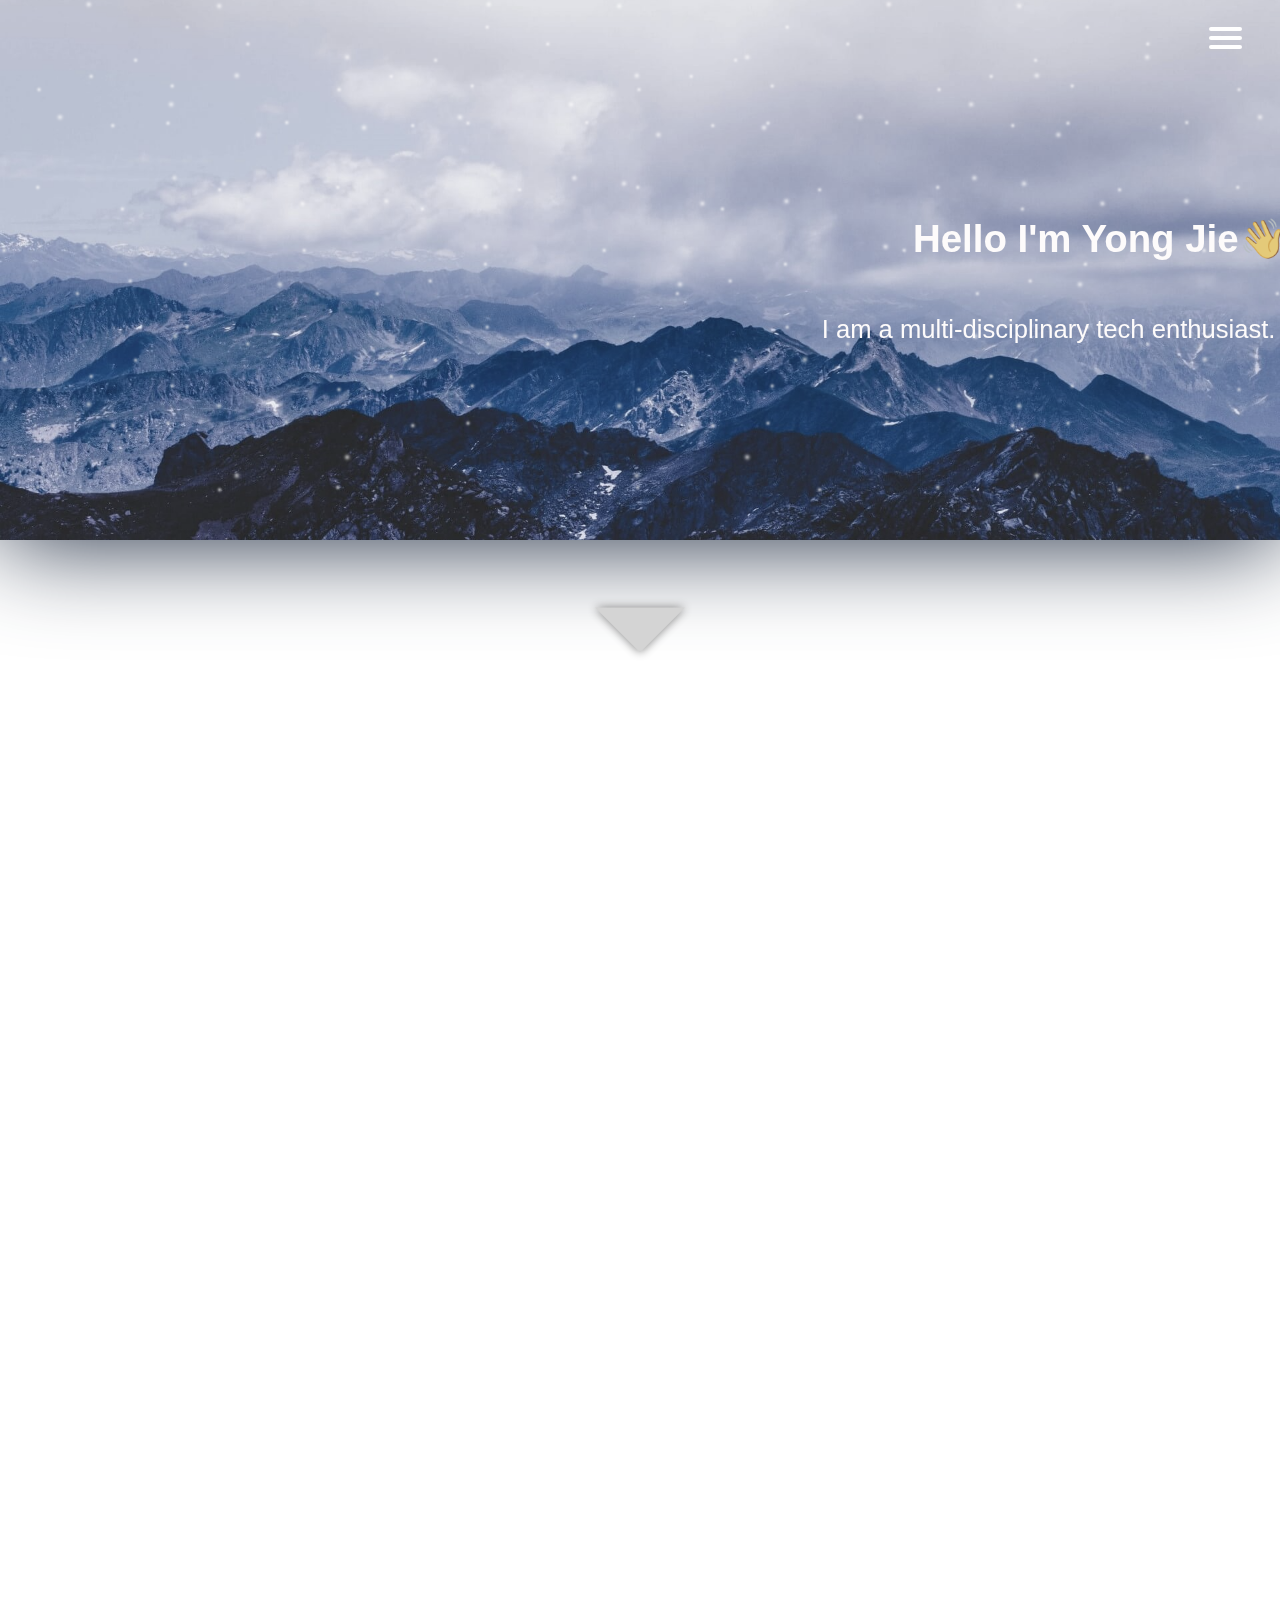
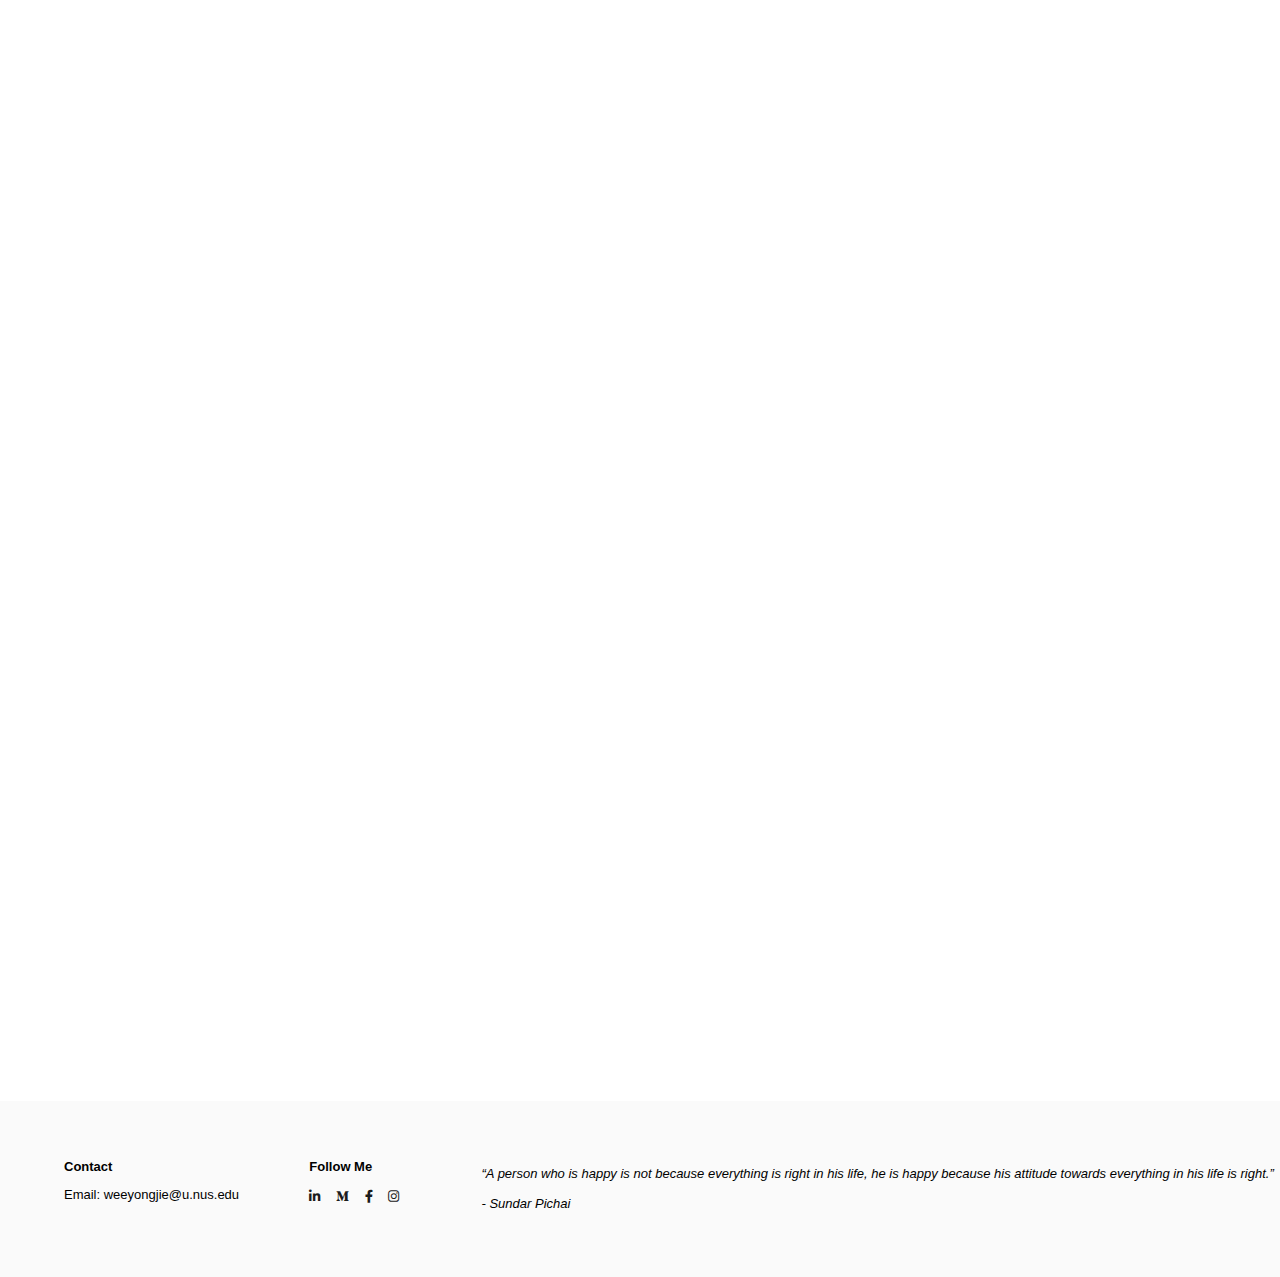
<file: index.html>
<!DOCTYPE html>
<html lang="en">

<head>
    <!-- Global site tag (gtag.js) - Google Analytics -->
<script async src="https://www.googletagmanager.com/gtag/js?id=G-P1M2PSHBCM"></script>
<script>
  window.dataLayer = window.dataLayer || [];
  function gtag(){dataLayer.push(arguments);}
  gtag('js', new Date());

  gtag('config', 'G-P1M2PSHBCM');
</script>
    
        <meta charset='utf-8'>
        <meta name="viewport" content="width=device-width, initial-scale=1.0">

        <meta property="og:title" content="Hi my name is Yong Jie, a multi-disciplinary tech enthusiast." />
        <meta property="og:description" content="I am an Economics Major with deep interest in tech and startups." />
        <meta property="og:url" content="https://weeyongjie.me" />
        <meta property="og:type" content="website" />
        <meta property="og:image" content="https://github.com/weeyongjie/weeyongjie/blob/master/photo/ogphoto2.png?raw=true" />
        <meta property="og:image:width" content="1036px" />
        <meta property="og:image:height" content="561px" />

        <link rel="stylesheet" href="style.css">
        <link rel="stylesheet" href="https://use.fontawesome.com/releases/v5.7.2/css/all.css">
        <link rel="apple-touch-icon" sizes="180x180" href="photo/apple-touch-icon.png">
        <link rel="icon" type="image/png" sizes="32x32" href="photo/favicon-32x32.png">
        <link rel="icon" type="image/png" sizes="16x16" href="photo/favicon-16x16.png">
        <link rel="manifest" href="/site.webmanifest">   
        
        <title>Wee Yong Jie | Tech Enthusiast</title>
        <meta name='description' content='Hello my name is Yong Jie, a multi-disciplinary tech enthusiast. I am an Economics Major with deep interest in tech and startups'/>

</head>


<body>

    <nav role='navigation'>
        <div id='menuToggle'>
            <input type='checkbox' />
            <span></span>
            <span></span>
            <span></span>
                <ul id='menu'>
                    <li><a href='index.html'>About</a></li>
                    <li><a href='portfolio.html'>Portfolio</a></li>
                    <li><a href='life.html'>Life</a></li>
                    <li><a href='book.html'>Book Reviews</a></li>
                </ul>
        </div>
    </nav>

       <div class='hero-image-home'>
            <p class='intro'>Hello I'm Yong Jie<span class="wave">👋</span></p>
            <p class='intro-explain'>I am a multi-disciplinary tech enthusiast.</p>
        </div>

        <div>
<img src= 'photo/drop-down-arrow.svg' class= 'down-arrow'>   
    </div>

    <div class='about-me'>
        <div class='about-me-image'></div>
        <p id="about-me-description">
                I am a Year 4 Economics Major at NUS, with an interest in technology, innovation and entrepreneurship 👨‍💻. I am passionate in understanding how economic
                concepts in describing market behaviour can be applied to the business world, particularly how new business models can be created to disrupt the status quo!
                🔥 
                <br><br>
                The exploration of this path led me to discover the field of Product Management
                📦. I believe good products are hard to create, as often people know they are unsatisfied
                 with what they are using but struggle to describe what could be done better.
                <br><br>
                When I am not thinking about work, I love to sing🎤 and even joined several competitions. I also like to read
                📚 biographies of entrepreneurs as I find they have a
                very unique way of viewing the world.
                  <br>
                  <br>
                  <a href='https://www.linkedin.com/in/wee-yong-jie/'><button class='resume-button'>Resume</button></a>
        </p>
    </div>

    <div class='work'>
        <div class='worktable'>  
            <div class='workcell-title'><b>Work Experience</b></div>
                <div class='workcell'> 
                    <i>Mar 20 - Jul 20</i><br>
                        Product Management Intern<br>
                        Circles.Life
                    <br><br>
                    <i>Dec 19 - Feb 20</i><br>
                        Product Strategy Analyst Intern<br>
                        Touchdown Education
                    <br><br>
                    <i>Sep 19 - Nov 19</i><br>
                        Product Marketing Intern<br>
                        Cobo
                    <br><br>
                    <i>May 19 - Jul 19</i><br>
                        APAC CEO Office Intern<br>
                        Aon plc
                </div>
                <div class='workcell-title'><b>Education</b></div>
                <div class='workcell'>
                <i> 2017 - Present</i><br>
                    National University of Singapore<br>
                    Bachelor of Social Sciences<br>
                    Major in Economics
                    <br><br>
                <i>Jul 19 - Jul 20</i><br>
                    NUS Overseas College Beijing<br>
                    Tsinghua University
                </div>
                <div class='workcell-title'><b>Competency</b></div>
                <div class='workcell'>
                    Product Management<br>
                    Product Marketing<br>
                    Project Management<br>
                    Economic Analysis<br>
                    Data Analysis<br>
                    Market Research<br>
                    UX Design
                </div>
                <div class='workcell-title'><b>Technical Skills</b></div>
                <div class='workcell'>
                    SQL<br>
                    Python<br>
                    R Programming<br>
                    Stata<br>
                    Sisense<br>
                    Tableau<br>
                    HTML/CSS<br>
                    Figma<br>
                    Google Analytics<br>
                    JIRA
                </div>
    </div>

    <p id='medium'><b>Medium Articles</b></p>

    <div id="medium-widget"></div>
    <script src="https://medium-widget.pixelpoint.io/widget.js"></script>
    <script>MediumWidget.Init({renderTo: '#medium-widget', params: {"resource":"https://medium.com/@weeyongjie","postsPerLine":1,"limit":8,"picture":"big","fields":["description","claps","publishAt"],"ratio":"original"}})</script>


    <script src="https://code.jquery.com/jquery-3.5.1.min.js"></script>

<script>
    $(function(){  // $(document).ready shorthand
        $('.about-me, .worktable, #medium, #medium-widget').fadeIn('slow');
      });

      
    $(document).ready(function() {

    /* Every time the window is scrolled ... */
    $(window).scroll( function(){

        /* Check the location of each desired element */
        $('.about-me, .worktable, #medium, #medium-widget').each( function(i){

            var bottom_of_object = $(this).position().top + ($(this).outerHeight())/6;
            var bottom_of_window = $(window).scrollTop() + $(window).height();

            /* If the object is completely visible in the window, fade it it */
            if( bottom_of_window > bottom_of_object ){

                $(this).animate({'opacity':'1'}, 600);

            }

        }); 

    });

    });
    </script>

<div class='container_row'>
    <div class='container_column'> <p><b>Contact</b></p> <p>Email: weeyongjie@u.nus.edu</style></div>
    <div class='container_column'><p><b>Follow Me</b> <br> <br>
        <a style="padding-right:12px;" href='https://www.linkedin.com/in/wee-yong-jie/'><i class="fab fa-linkedin-in" style='color:#1B1B1B'></i></a>
        <a style="padding-right:12px;" href='https://medium.com/@weeyongjie'><i class="fab fa-medium-m" style='color:#1B1B1B'></i></a>
        <a style="padding-right:12px;" href='https://www.facebook.com/yongjie.wee.1996/'> <i class="fab fa-facebook-f" style='color:#1B1B1B'></i></a>
        <a style="padding-right:12px;" href='https://www.instagram.com/yj_wee/'> <i class="fab fa-instagram" style='color:#1B1B1B'></i></a>
        </p> 
        </div>
    <div class='container_column'><p><i style='line-height: 30px' style='letter-spacing: 0.1em;'>“A person who is happy is not because everything is right in his life,
         he is happy because his attitude towards everything in his life is right.” 
                                <br>- Sundar Pichai</i></p></div>
</div>

</body>


</html>
</file>
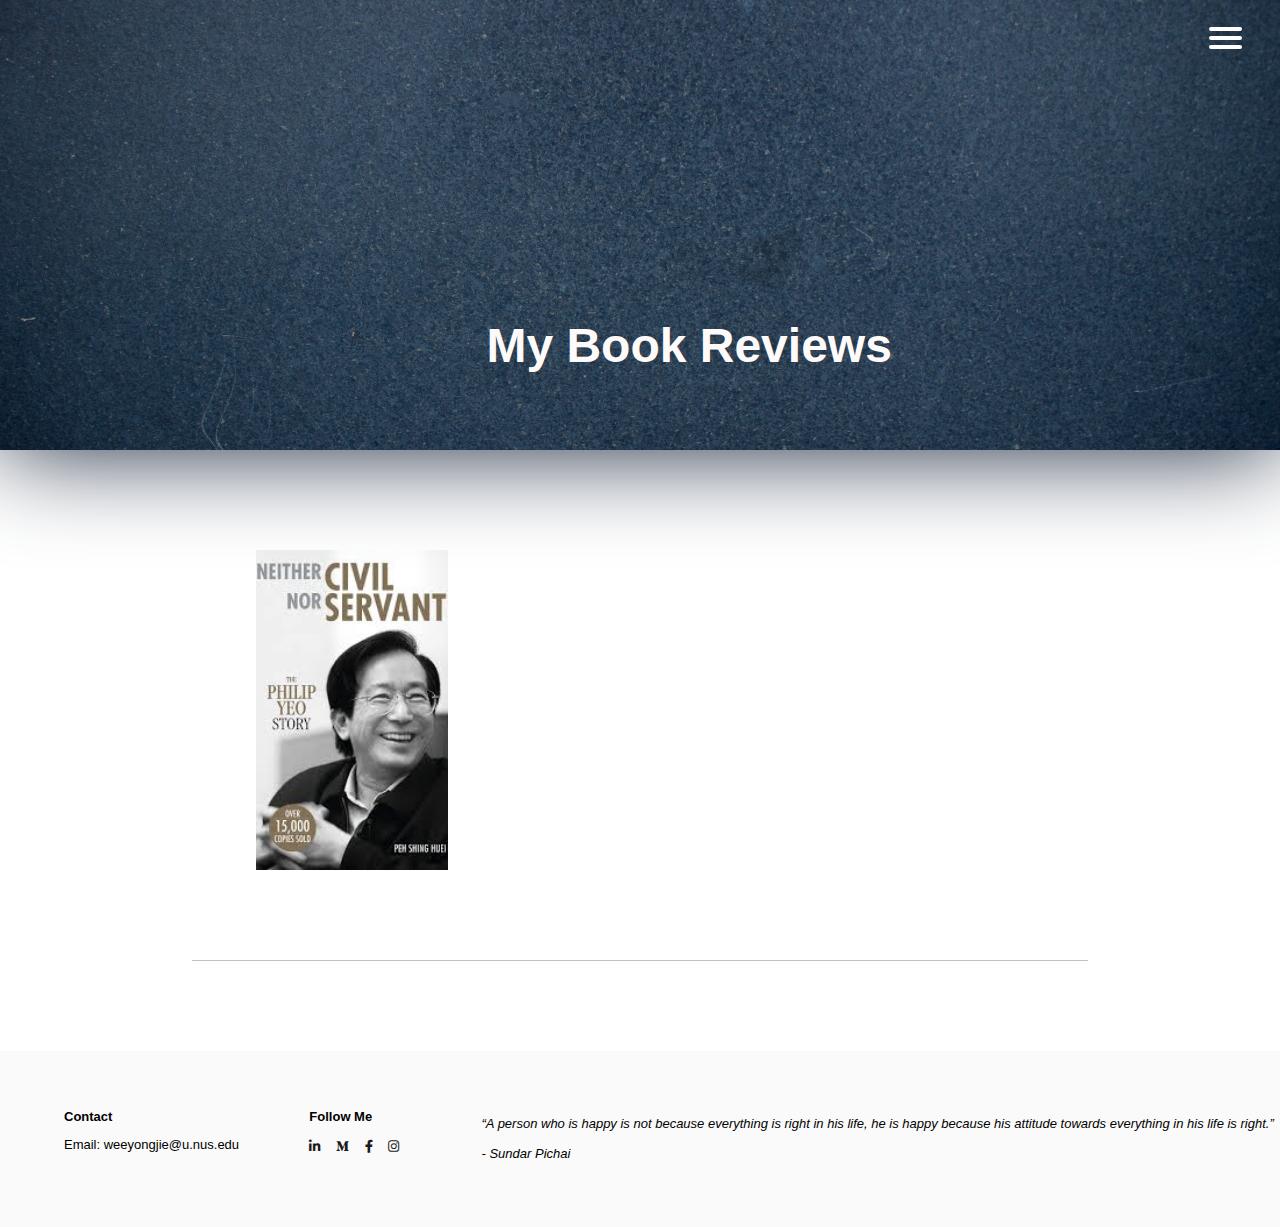
<file: book.html>
<!DOCTYPE html>
<html lang="en">

<head>
    <meta charset='utf-8'>
    <meta name="viewport" content="width=device-width, initial-scale=1.0">
    <link rel="stylesheet" href="style.css">
    <link rel="stylesheet" href="https://use.fontawesome.com/releases/v5.7.2/css/all.css">
    <link rel="apple-touch-icon" sizes="180x180" href="photo/apple-touch-icon.png">
    <link rel="icon" type="image/png" sizes="32x32" href="photo/favicon-32x32.png">
    <link rel="icon" type="image/png" sizes="16x16" href="photo/favicon-16x16.png">
    <link rel="manifest" href="/site.webmanifest">   
    
    <title>Wee Yong Jie | My Book Reviews</title>
</head>

    <body>
        <nav role='navigation'>
            <div id='menuToggle'>
                <input type='checkbox' />
                <span></span>
                <span></span>
                <span></span>
                    <ul id='menu'>
                        <li><a href='index.html'>About</a></li>
                        <li><a href='portfolio.html'>Portfolio</a></li>
                        <li><a href='life.html'>Life</a></li>
                        <li><a href='book.html'>Book Reviews</a></li>
                    </ul>
            </div>
        </nav>

        <div class='portfolio-image'>
            </div>
        <p class='portfolio-title'>My Book Reviews</p>

        <div class='portfolio-main'>
            <a href='book/Neither_Civil_Nor_Servant/Neither Civil Nor Servant.html' style='text-decoration: none' class='Neither_Civil_Nor_Servant'>
                <div class='overlay'>
                    <p class='portfolio_description'>Neither Civil Nor Servant</p>
                </div></a>
        </div>

        <hr>

        <div class='container_row'>
            <div class='container_column'> <p><b>Contact</b></p> <p>Email: weeyongjie@u.nus.edu</style></div>
            <div class='container_column'><p><b>Follow Me</b> <br> <br>
                <a style="padding-right:12px;" href='https://www.linkedin.com/in/wee-yong-jie/'><i class="fab fa-linkedin-in" style='color:#1B1B1B'></i></a>
                <a style="padding-right:12px;" href='https://medium.com/@weeyongjie'><i class="fab fa-medium-m" style='color:#1B1B1B'></i></a>
                <a style="padding-right:12px;" href='https://www.facebook.com/yongjie.wee.1996/'> <i class="fab fa-facebook-f" style='color:#1B1B1B'></i></a>
                <a style="padding-right:12px;" href='https://www.instagram.com/yj_wee/'> <i class="fab fa-instagram" style='color:#1B1B1B'></i></a>
                </p> 
                </div>
            <div class='container_column'><p><i style='line-height: 30px' style='letter-spacing: 0.1em;'>“A person who is happy is not because everything is right in his life,
                 he is happy because his attitude towards everything in his life is right.” 
                                        <br>- Sundar Pichai</i></p></div>
        </div>

    </body>

</html>
</file>
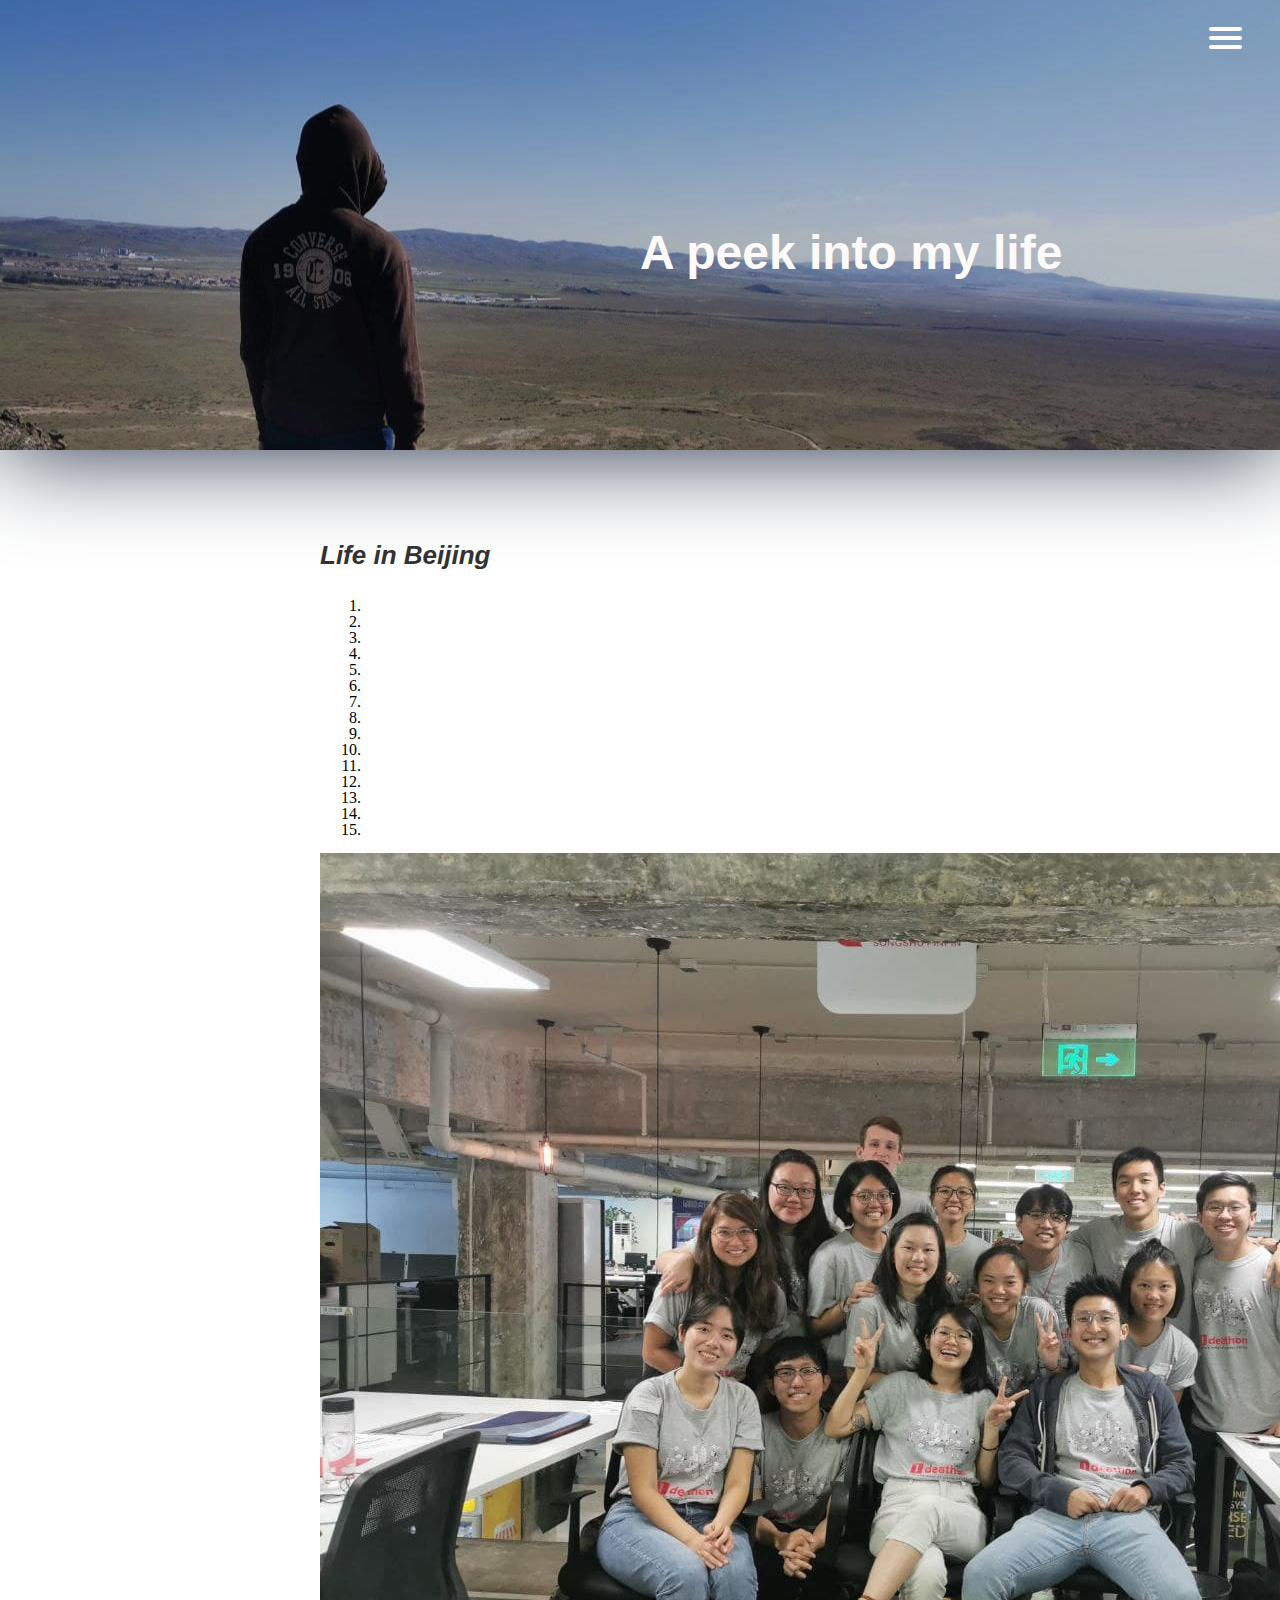
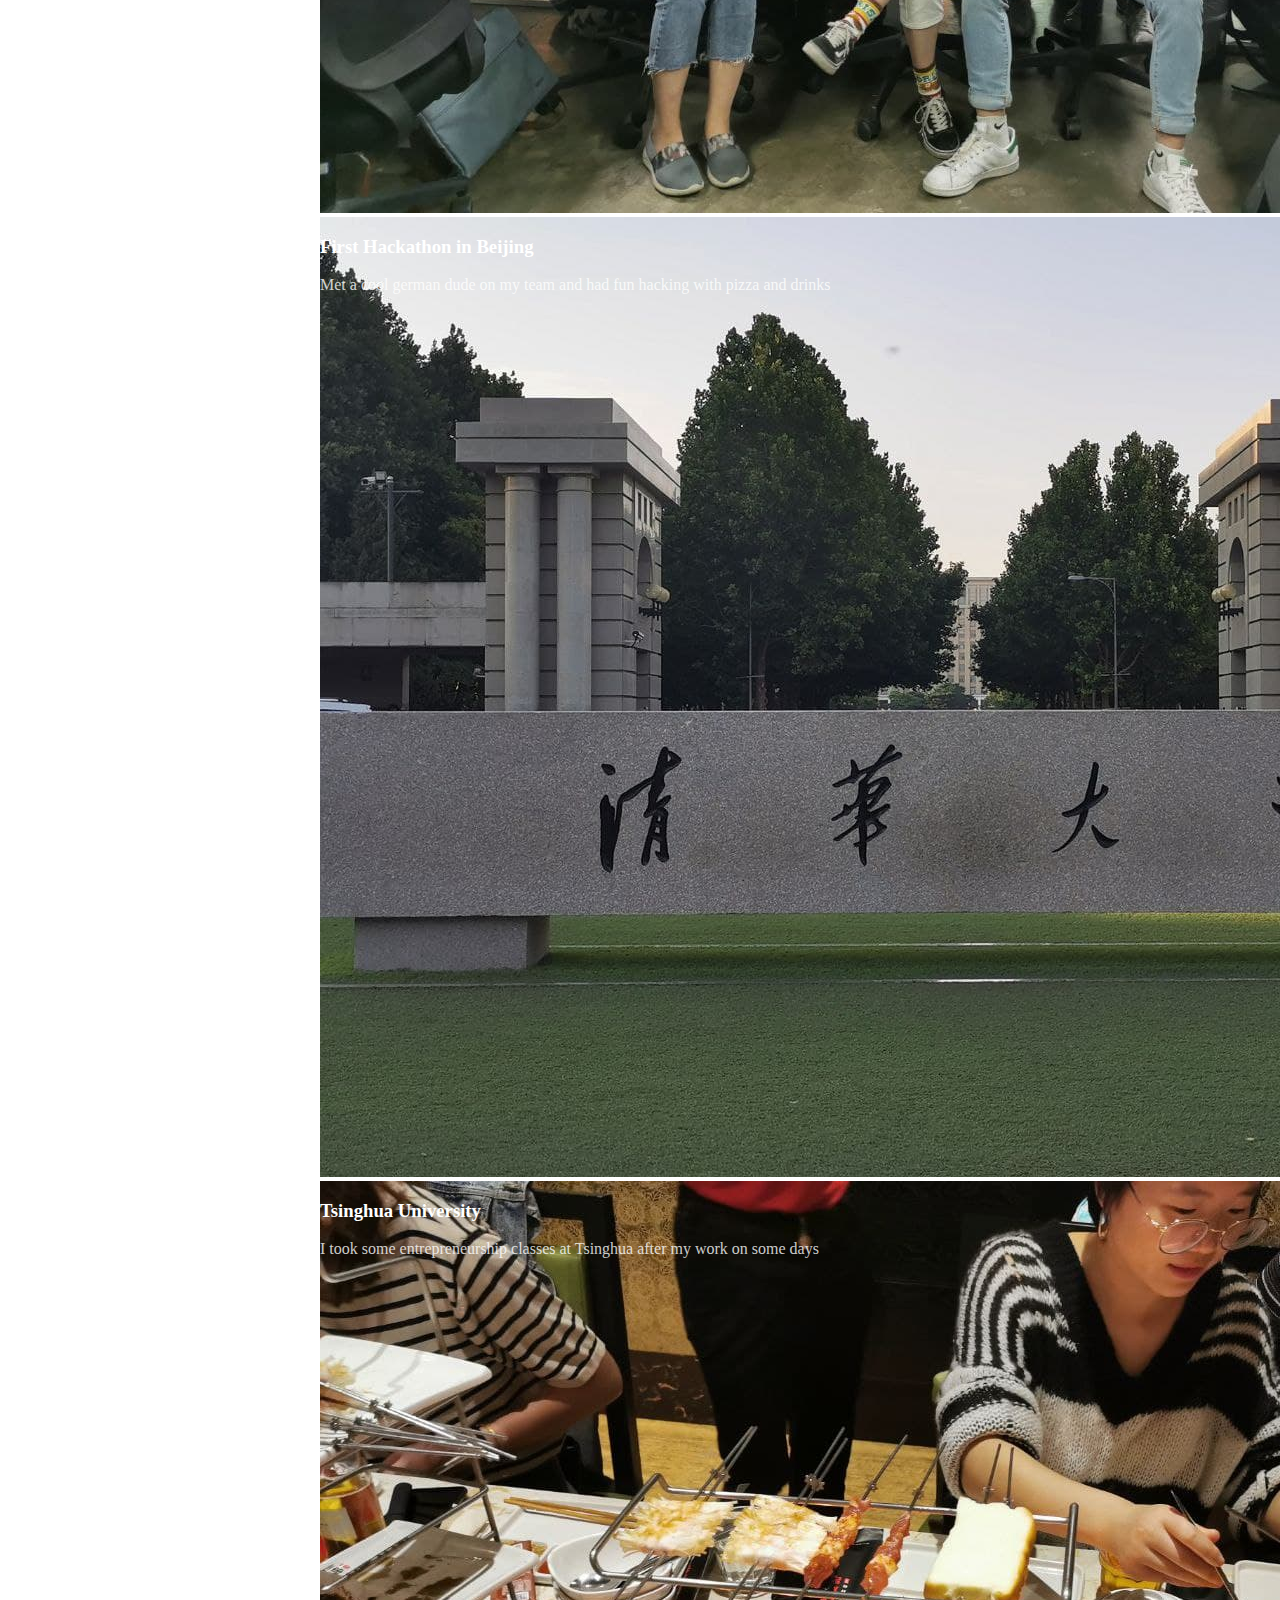
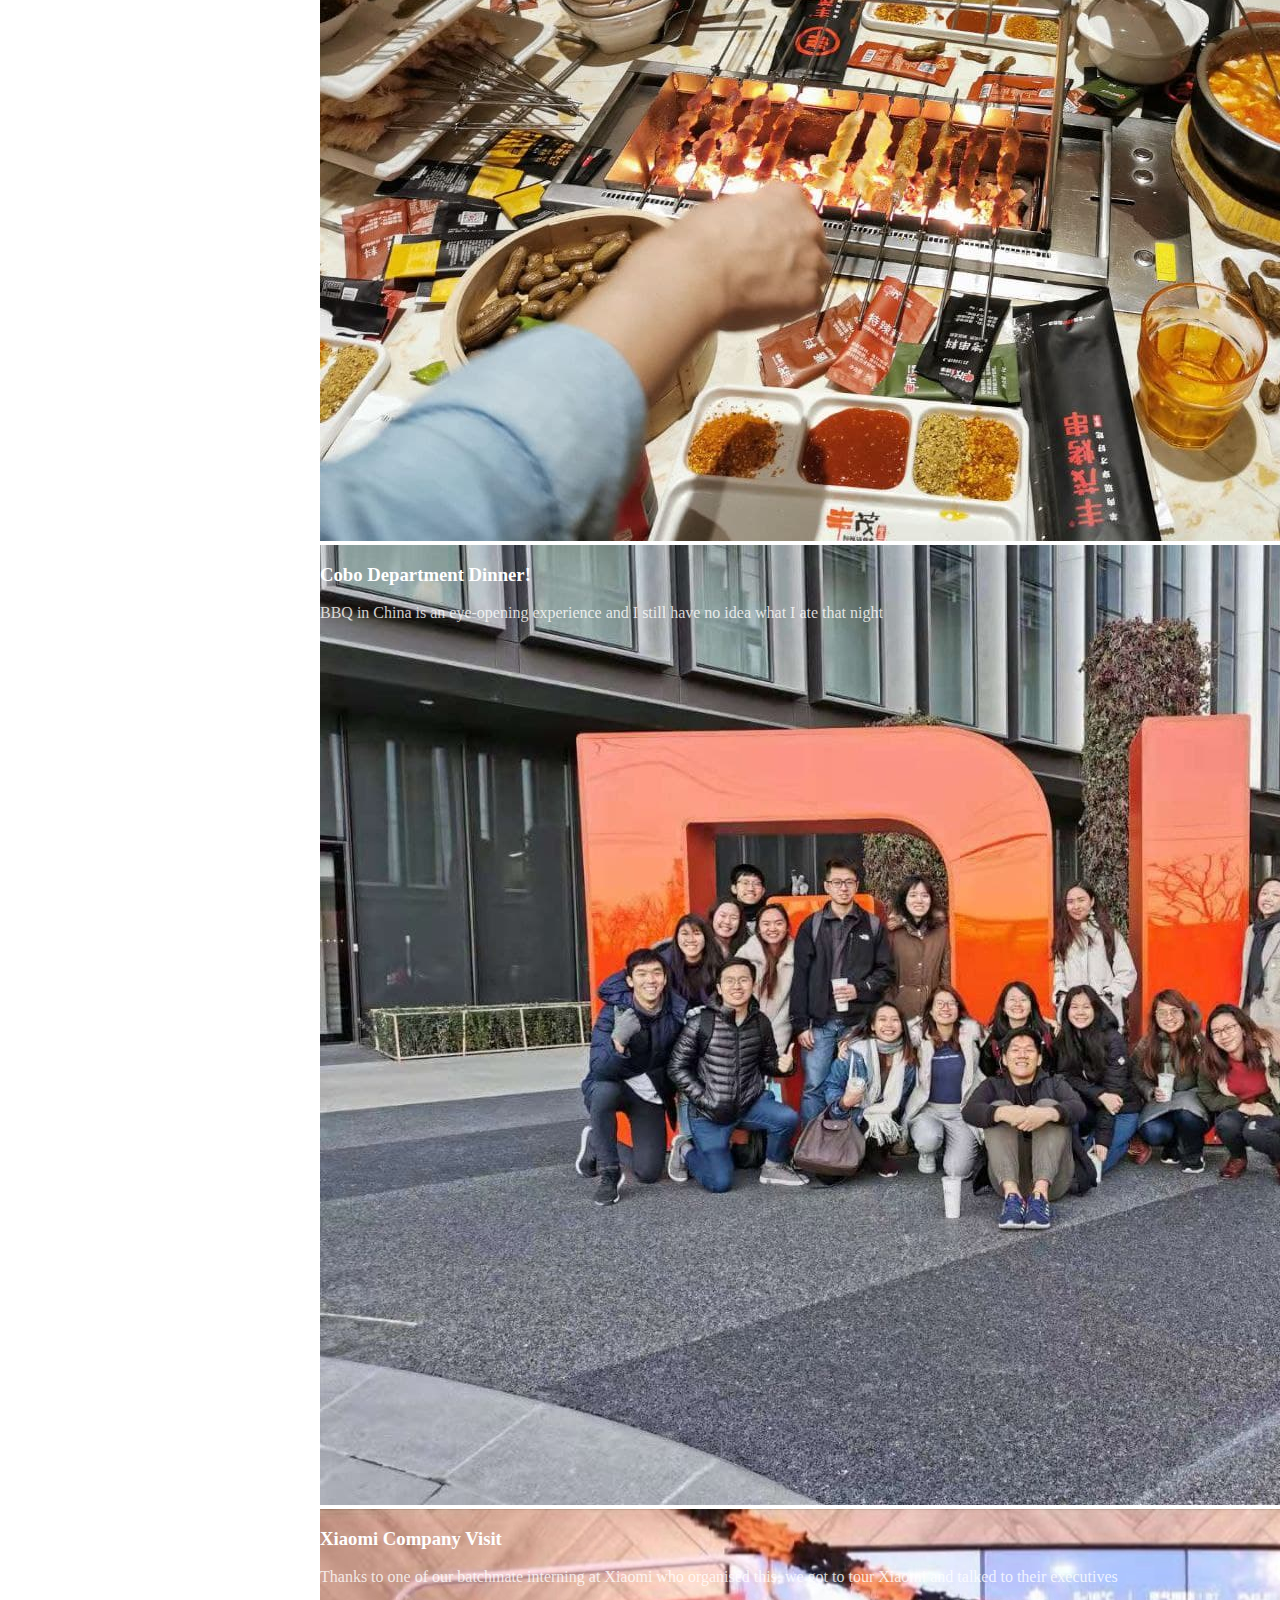
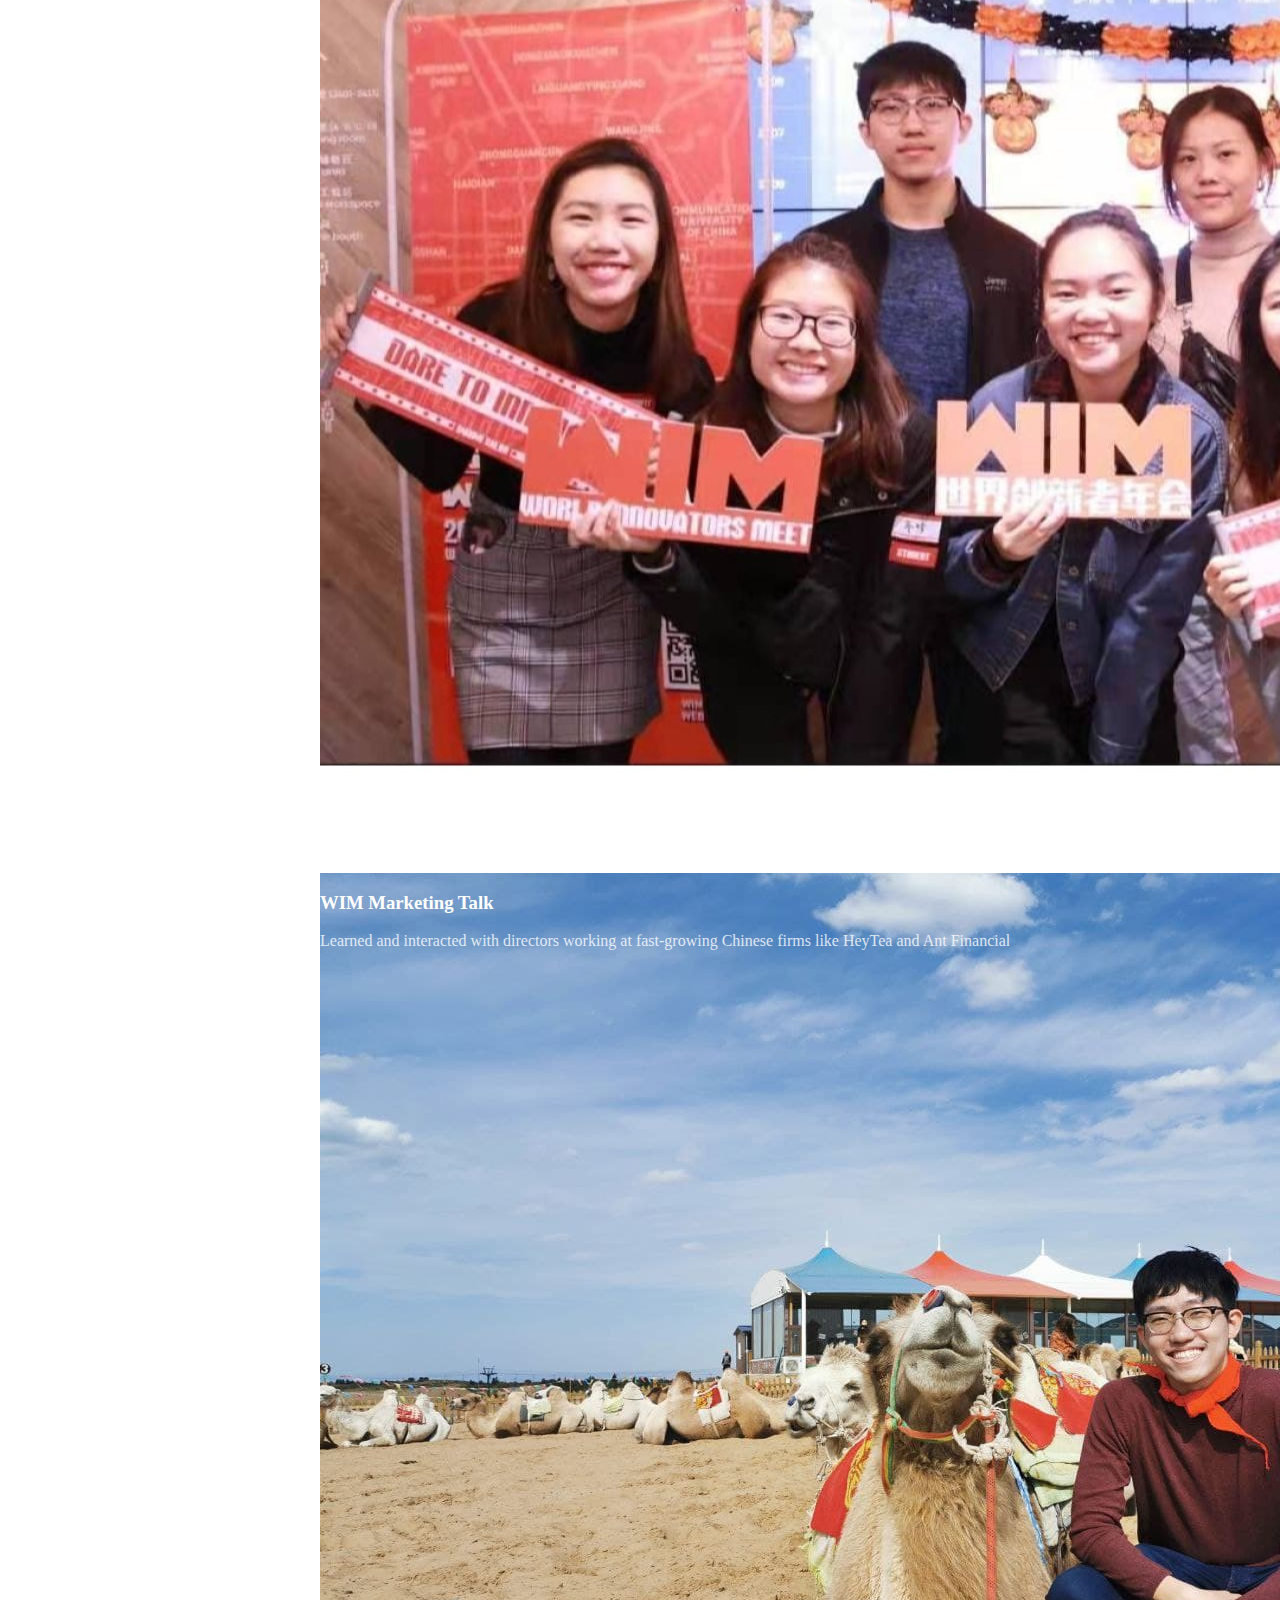
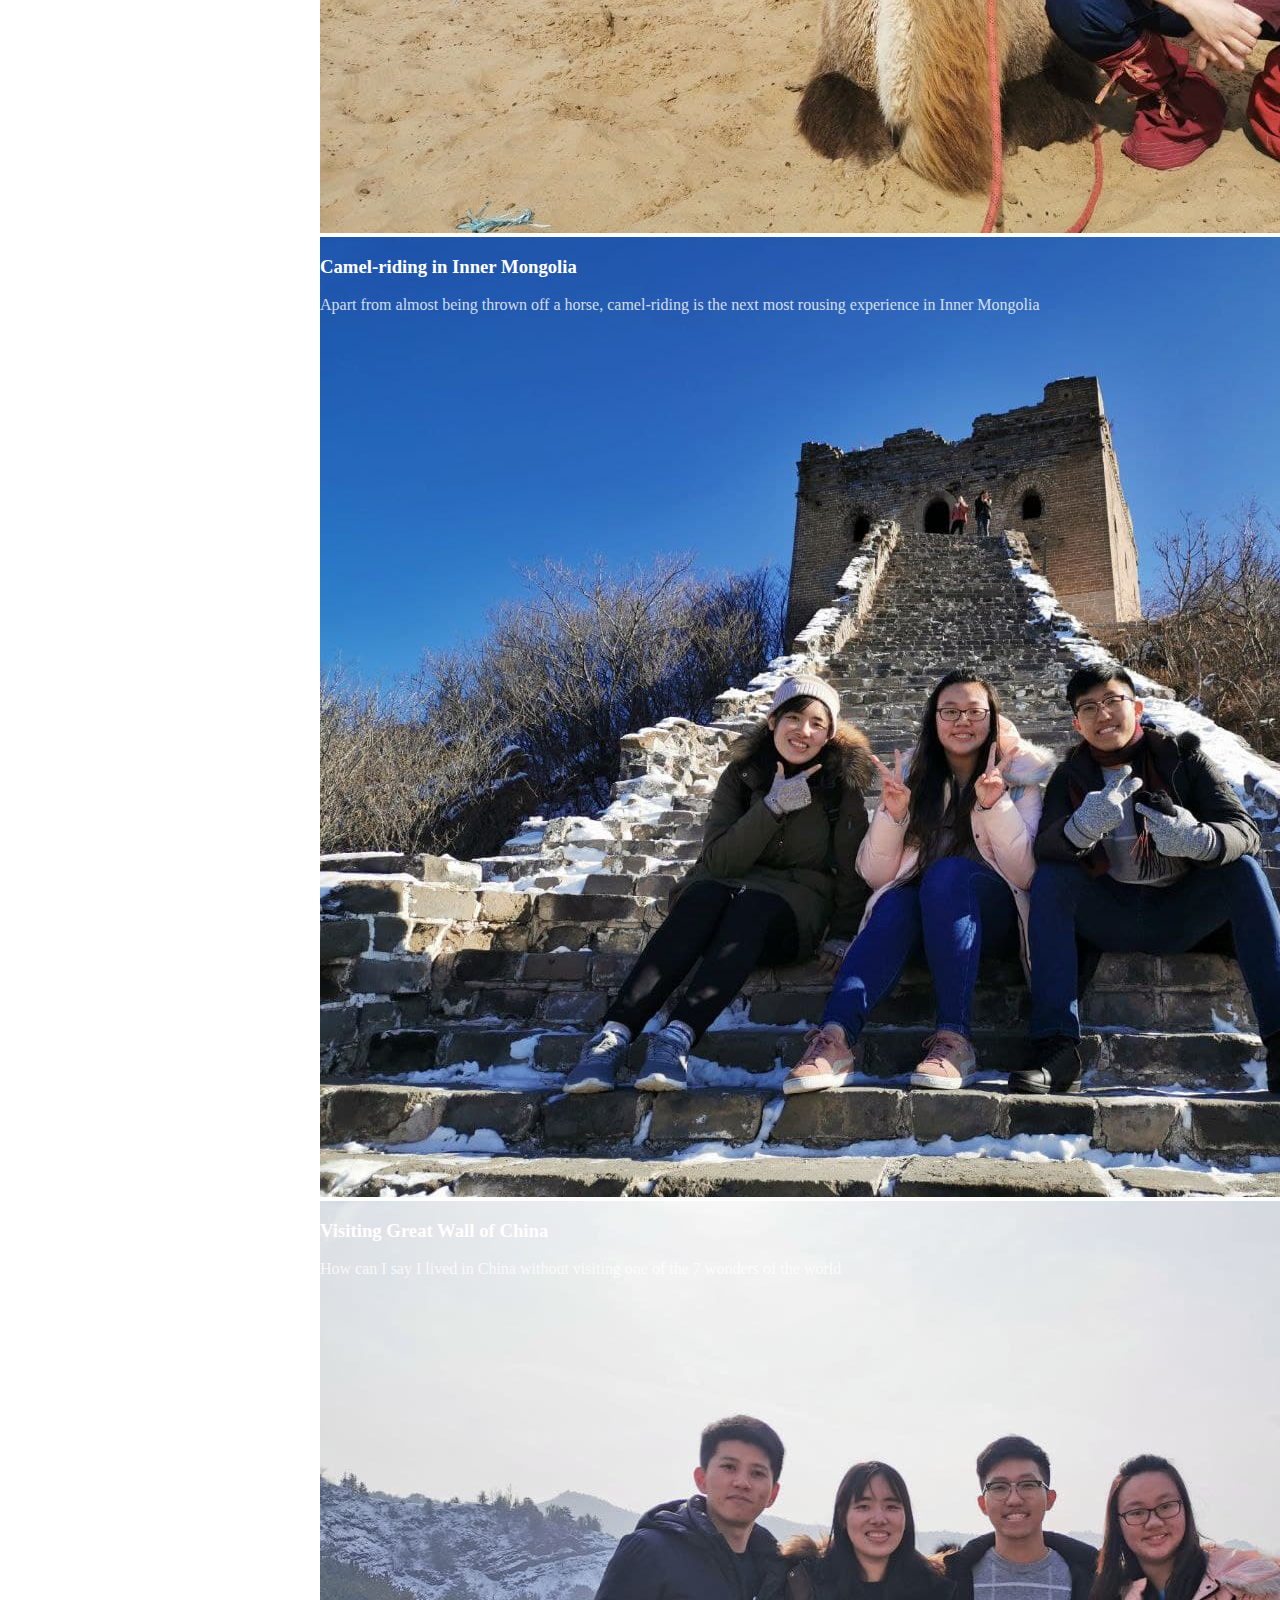
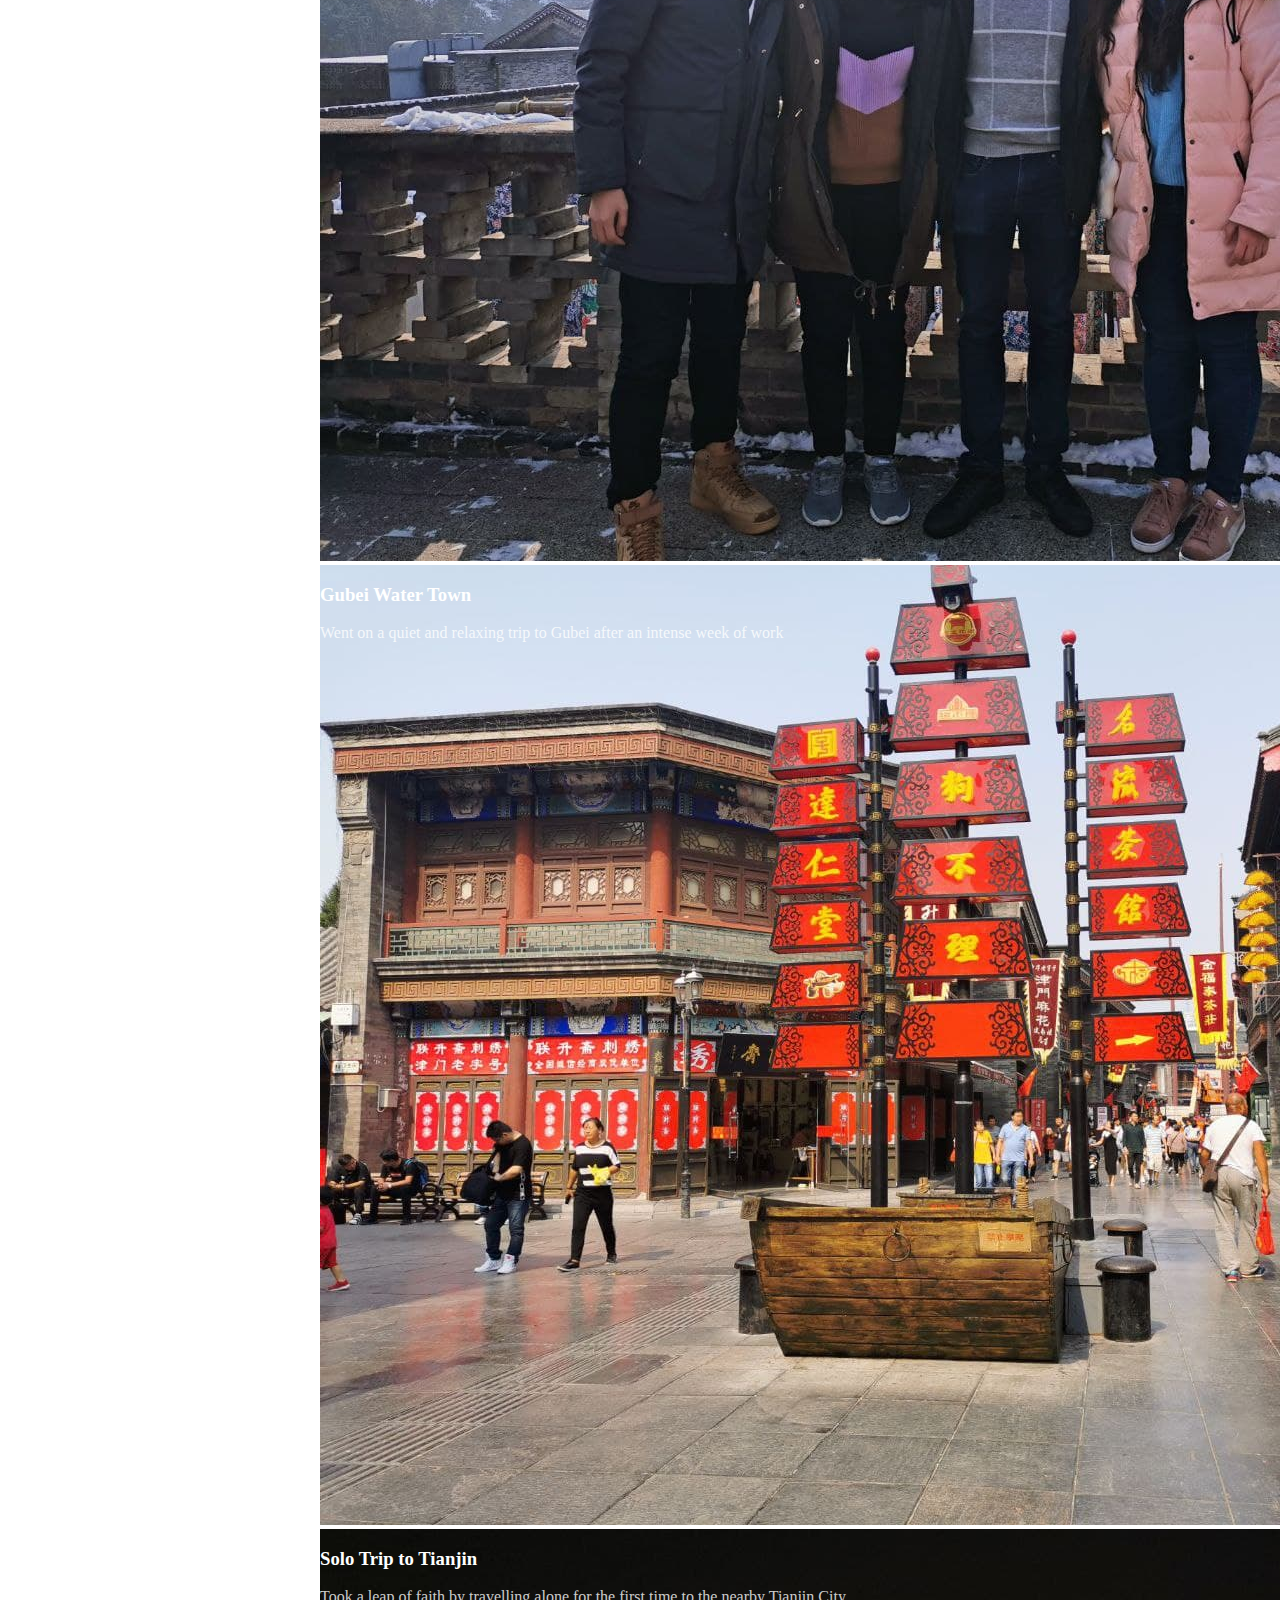
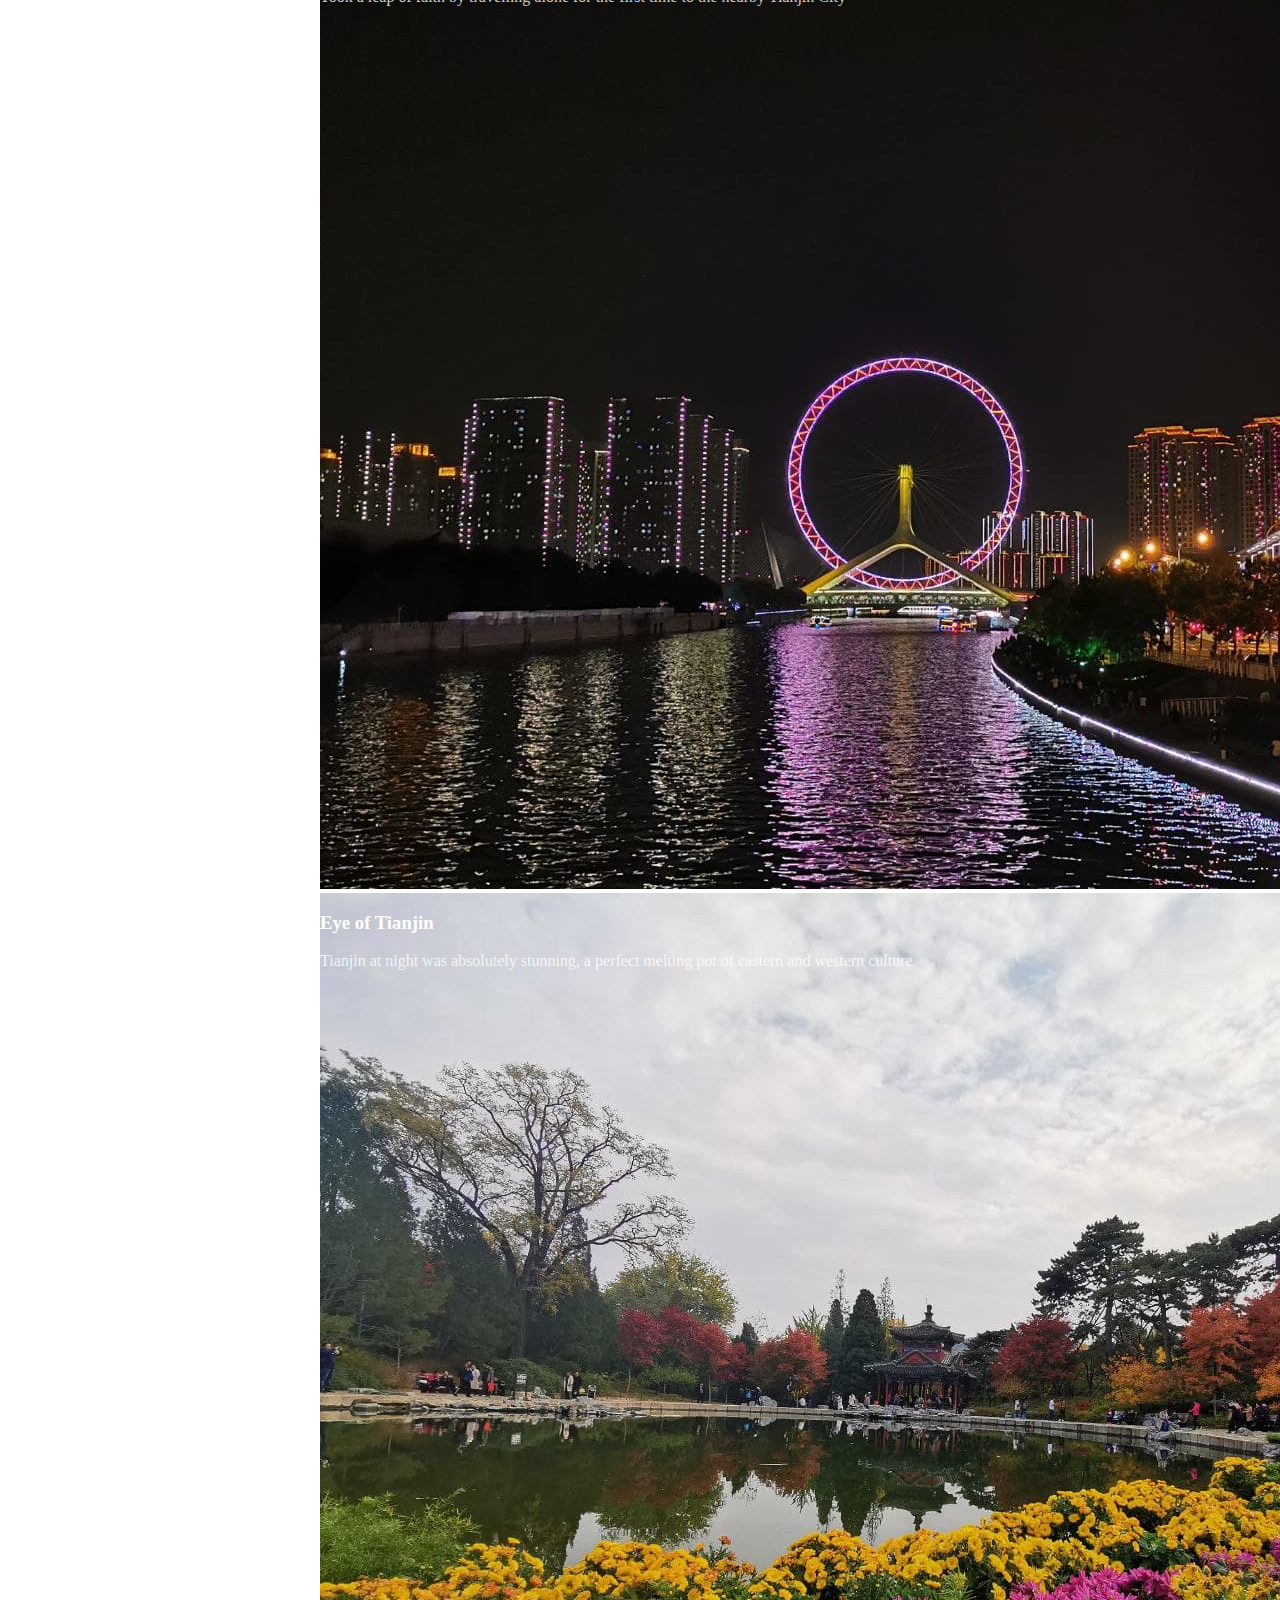
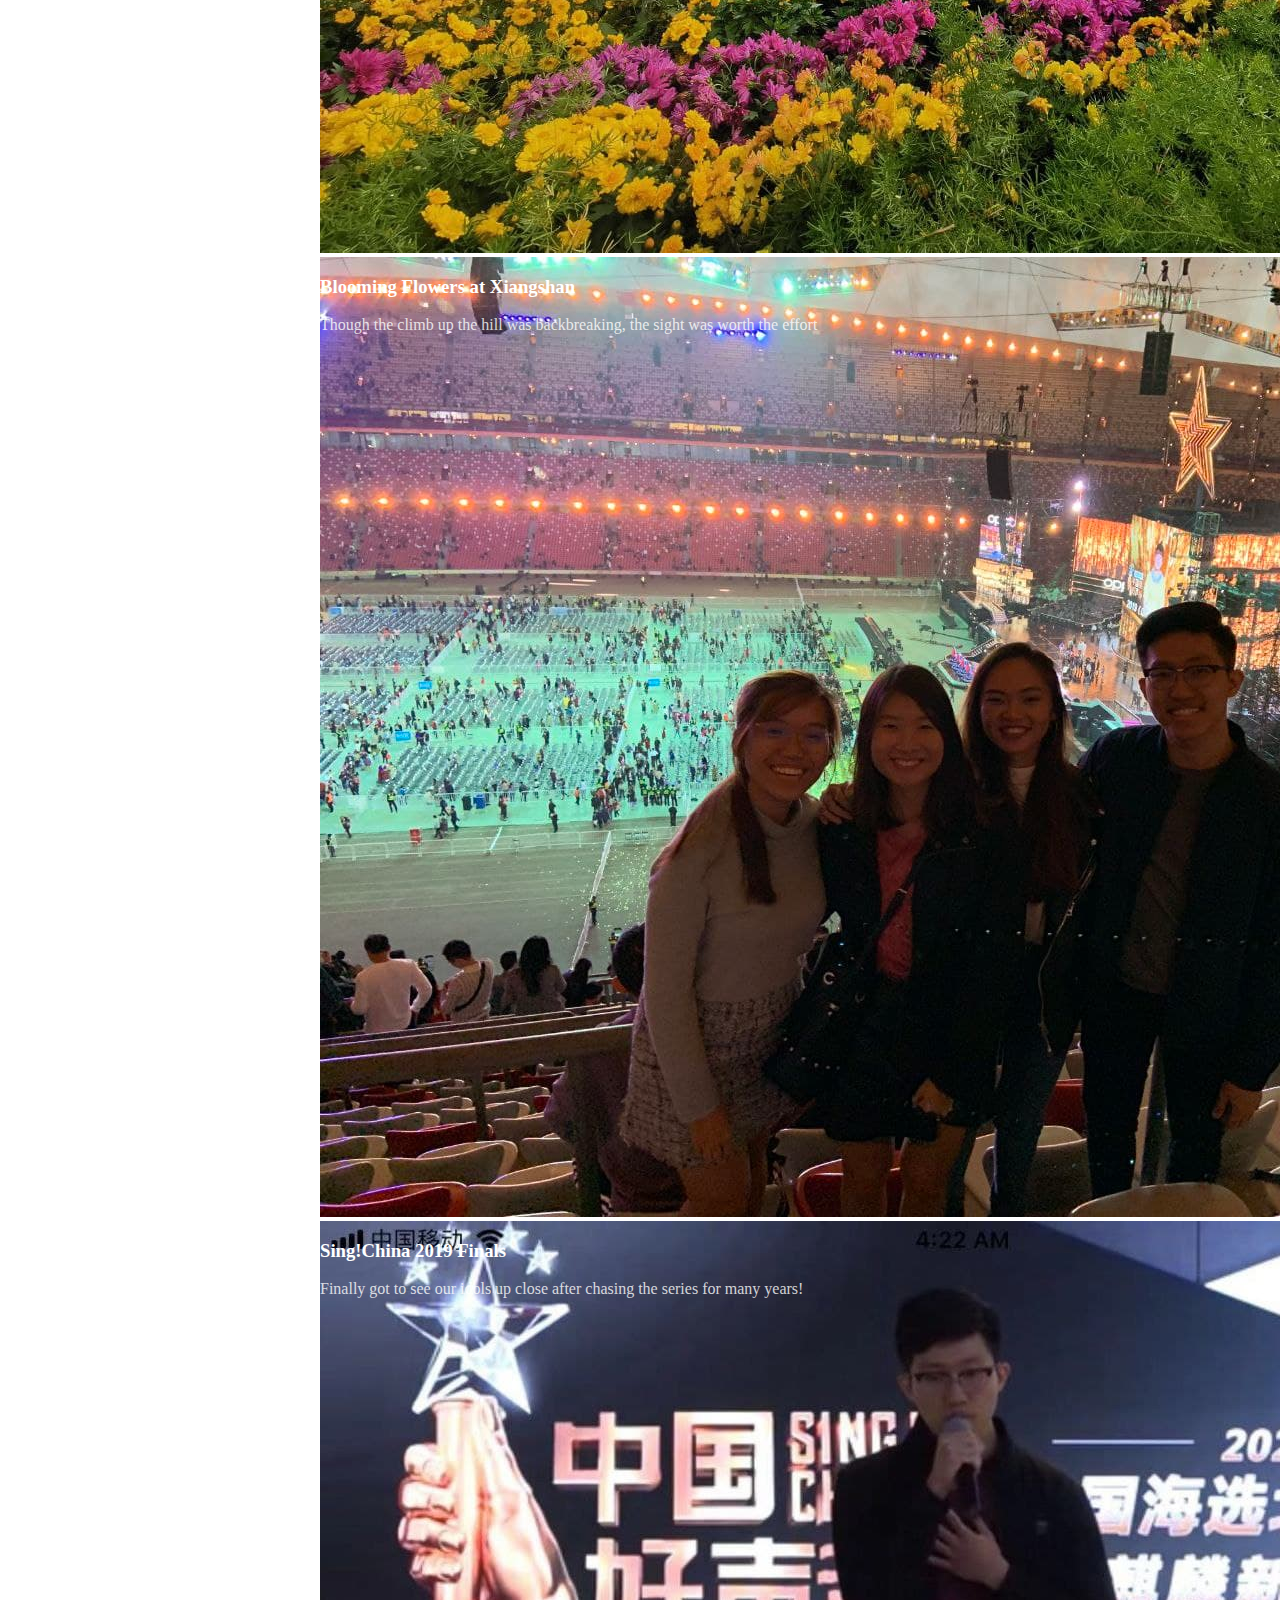
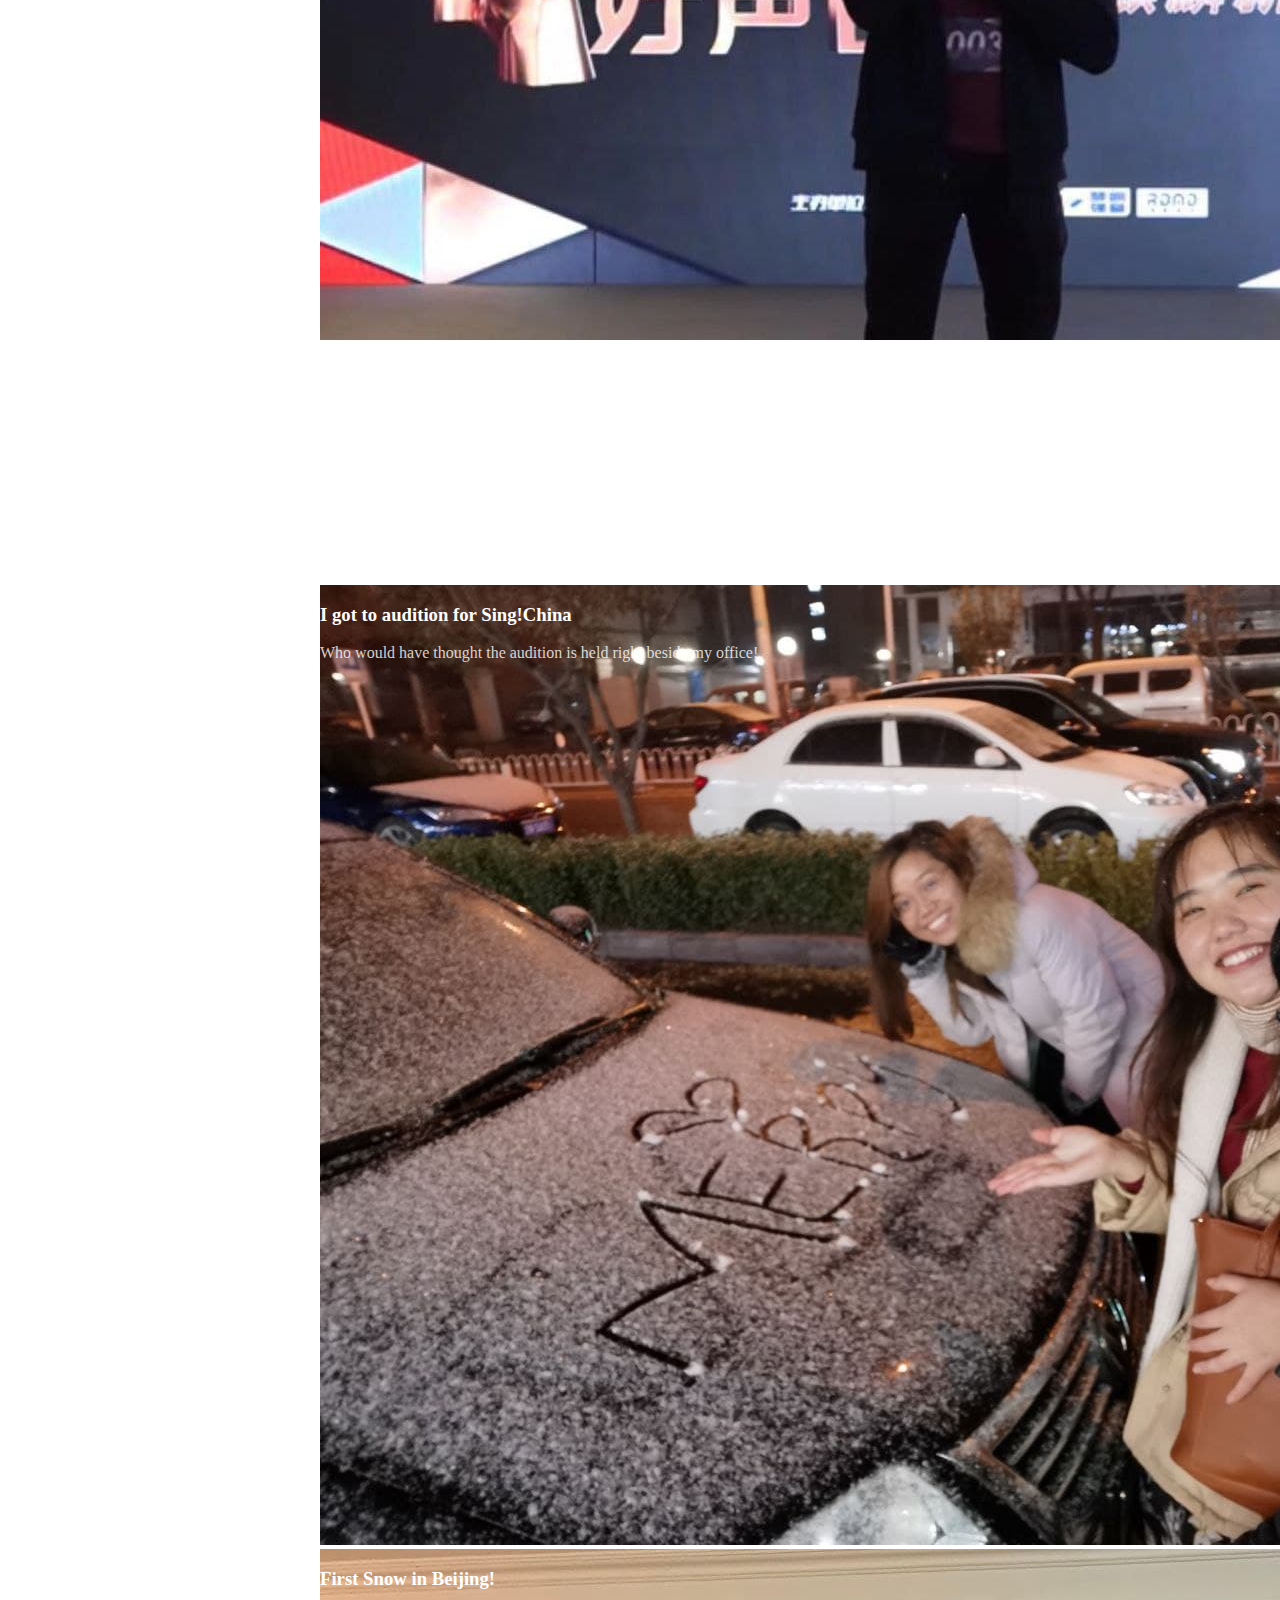
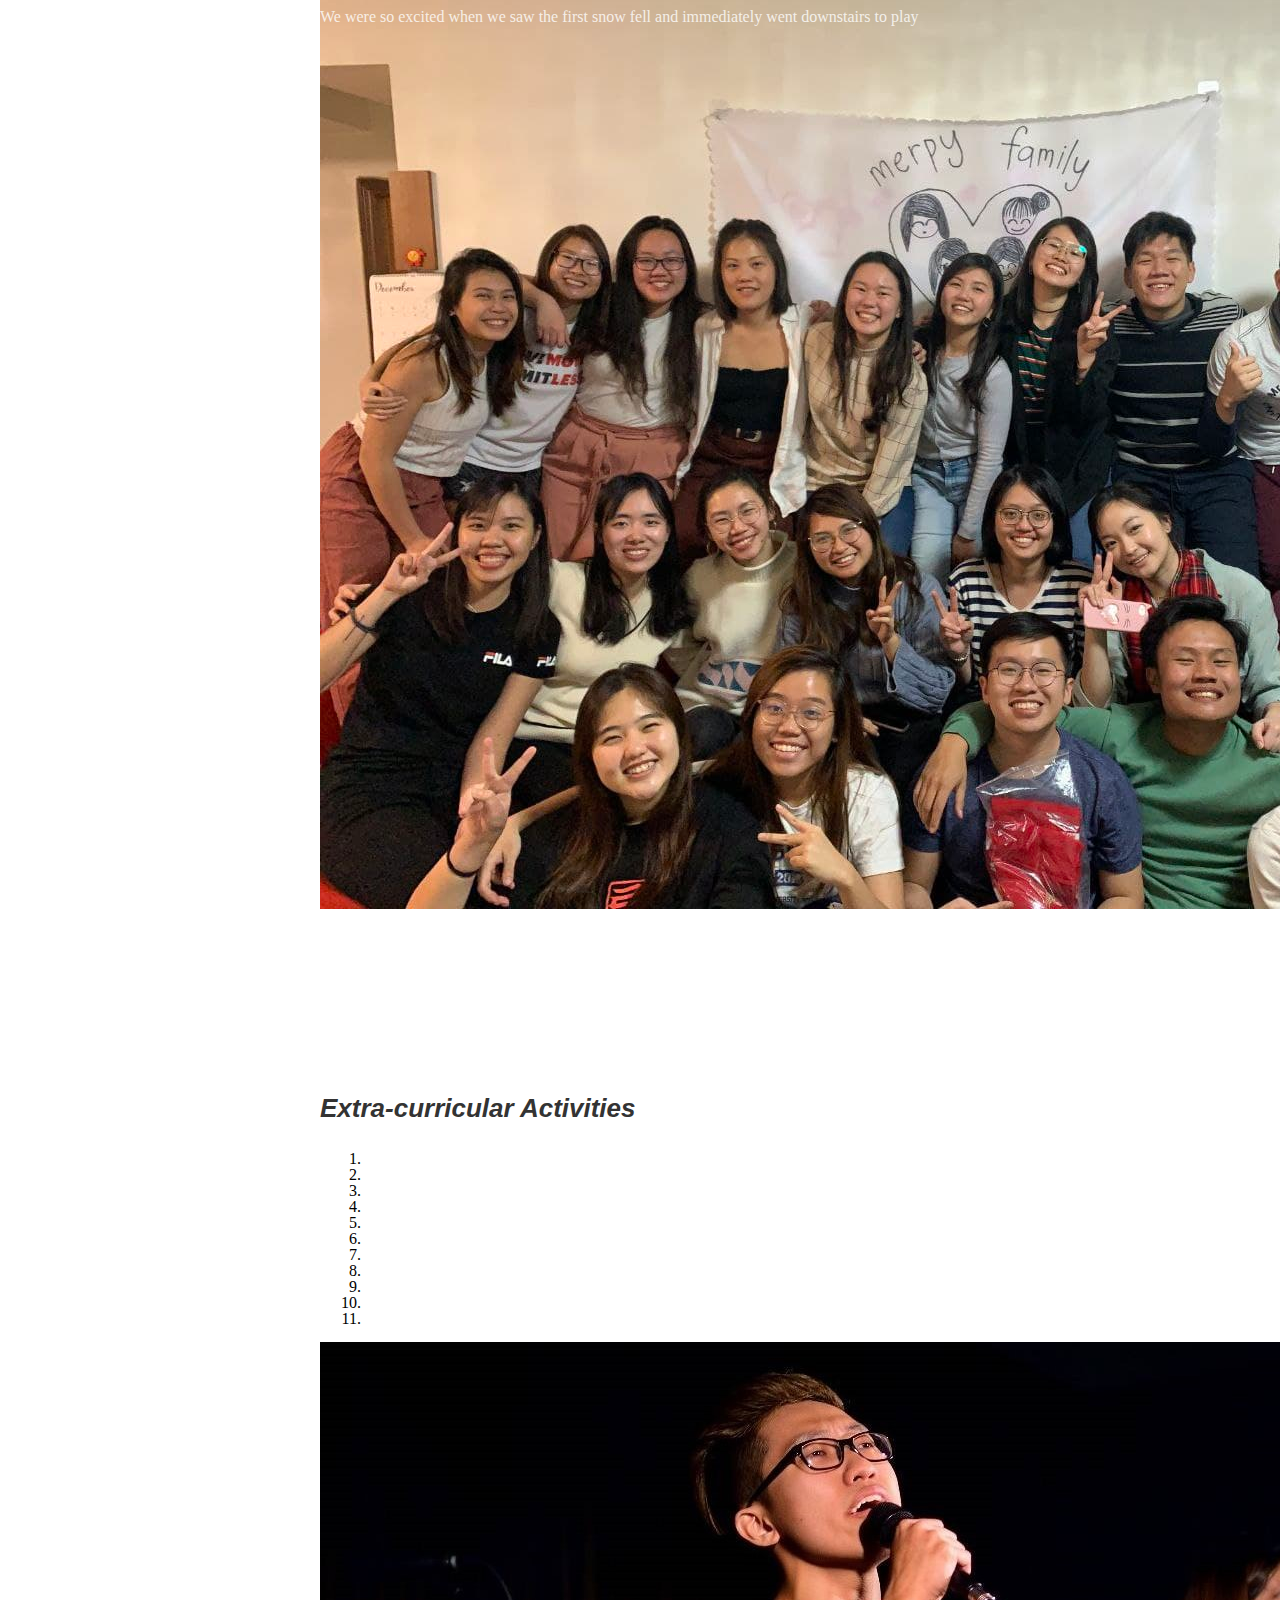
<file: life.html>
<!DOCTYPE html>
<html lang="en">
    </html>

<head>
    <meta charset='utf-8'>
    <meta name="viewport" content="width=device-width, initial-scale=1.0">
    <link rel="stylesheet" type="text/css" href="style.css">
    <link rel="stylesheet" href="https://cdn.jsdelivr.net/npm/bootstrap@4.5.3/dist/css/bootstrap.min.css" 
      integrity="sha384-TX8t27EcRE3e/ihU7zmQxVncDAy5uIKz4rEkgIXeMed4M0jlfIDPvg6uqKI2xXr2" crossorigin="anonymous">
    <link rel="stylesheet" href="https://use.fontawesome.com/releases/v5.7.2/css/all.css">
    <link rel="apple-touch-icon" sizes="180x180" href="photo/apple-touch-icon.png">
    <link rel="icon" type="image/png" sizes="32x32" href="photo/favicon-32x32.png">
    <link rel="icon" type="image/png" sizes="16x16" href="photo/favicon-16x16.png">
    <link rel="manifest" href="/site.webmanifest">   
    
    <title>Wee Yong Jie | My Life</title>
</head>

    <body>
    
        <nav role='navigation'>
            <div id='menuToggle'>
                <input type='checkbox' />
                <span></span>
                <span></span>
                <span></span>
                    <ul id='menu'>
                        <li><a href='index.html'>About</a></li>
                        <li><a href='portfolio.html'>Portfolio</a></li>
                        <li><a href='life.html'>Life</a></li>
                        <li><a href='book.html'>Book Reviews</a></li>
                    </ul>
            </div>
        </nav>

        <div class='life-top'>
        </div>
        <p class='life-title'>A peek into my life</p>

<!-- Top content -->
<div class="top-content">
  <p class='carousel-title'>Life in Beijing</p>
  <!-- Carousel -->
  <div id="carousel-example" class="carousel slide" data-ride="carousel">

      <ol class="carousel-indicators">
          <li data-target="#carousel-example" data-slide-to="0" class="active"></li>
          <li data-target="#carousel-example" data-slide-to="1"></li>
          <li data-target="#carousel-example" data-slide-to="2"></li>
          <li data-target="#carousel-example" data-slide-to="3"></li>
          <li data-target="#carousel-example" data-slide-to="4"></li>
          <li data-target="#carousel-example" data-slide-to="5"></li>
          <li data-target="#carousel-example" data-slide-to="6"></li>
          <li data-target="#carousel-example" data-slide-to="7"></li>
          <li data-target="#carousel-example" data-slide-to="8"></li>
          <li data-target="#carousel-example" data-slide-to="9"></li>
          <li data-target="#carousel-example" data-slide-to="10"></li>
          <li data-target="#carousel-example" data-slide-to="11"></li>
          <li data-target="#carousel-example" data-slide-to="12"></li>
          <li data-target="#carousel-example" data-slide-to="13"></li>
          <li data-target="#carousel-example" data-slide-to="14"></li>
      </ol>

      <div class="carousel-inner">
          <div class="carousel-item active">
              <img src="photo/beijing/ideathon.jpg" class="d-block w-100" alt="slide-img-1">
              <div class="carousel-caption">
                  <h3>First Hackathon in Beijing</h3>
                  <div class="carousel-caption-description">
                      <p>Met a cool german dude on my team and had fun hacking with pizza and drinks</p>
                  </div>               
              </div>
              <div class="carousel-filter"></div>
          </div>
          <div class="carousel-item">
              <img src="photo/beijing/tsinghua.jpg" class="d-block w-100" alt="slide-img-2">
              <div class="carousel-caption">
                  <h3>Tsinghua University</h3>
                  <div class="carousel-caption-description">
                      <p>I took some entrepreneurship classes at Tsinghua after my work on some days</p>
                  </div>
              </div>
              <div class="carousel-filter"></div>
          </div>
          <div class="carousel-item">
              <img src="photo/beijing/department dinner.jpg" class="d-block w-100" alt="slide-img-3">
              <div class="carousel-caption">
                  <h3>Cobo Department Dinner!</h3>
                  <div class="carousel-caption-description">
                      <p>BBQ in China is an eye-opening experience and I still have no idea what I ate that night</p>
                  </div>
              </div>
              <div class="carousel-filter"></div>
          </div>
          <div class="carousel-item">
              <img src="photo/beijing/xiaomi.jpg" class="d-block w-100" alt="slide-img-4">
              <div class="carousel-caption">
                  <h3>Xiaomi Company Visit</h3>
                  <div class="carousel-caption-description">
                      <p>Thanks to one of our batchmate interning at Xiaomi who organised this, we got to tour Xiaomi and talked to their executives</p>
                  </div>
              </div>
              <div class="carousel-filter"></div>
          </div>
          <div class="carousel-item">
            <img src="photo/beijing/marketing_talk.jpg" class="d-block w-100" alt="slide-img-5">
            <div class="carousel-caption">
                <h3>WIM Marketing Talk</h3>
                <div class="carousel-caption-description">
                    <p>Learned and interacted with directors working at fast-growing Chinese firms like HeyTea and Ant Financial</p>
                </div>
            </div>
            <div class="carousel-filter"></div>
        </div>
      <div class="carousel-item">
        <img src="photo/beijing/camel.jpg" class="d-block w-100" alt="slide-img-6">
        <div class="carousel-caption">
            <h3>Camel-riding in Inner Mongolia</h3>
            <div class="carousel-caption-description">
                <p>Apart from almost being thrown off a horse, camel-riding is the next most rousing experience in Inner Mongolia</p>
            </div>
        </div>
        <div class="carousel-filter"></div>
    </div>
    <div class="carousel-item">
      <img src="photo/beijing/greatwall.jpg" class="d-block w-100" alt="slide-img-7">
      <div class="carousel-caption">
          <h3>Visiting Great Wall of China</h3>
          <div class="carousel-caption-description">
              <p>How can I say I lived in China without visiting one of the 7 wonders of the world</p>
          </div>
      </div>
      <div class="carousel-filter"></div>
  </div>
  <div class="carousel-item">
    <img src="photo/beijing/gubei.jpg" class="d-block w-100" alt="slide-img-8">
    <div class="carousel-caption">
        <h3>Gubei Water Town</h3>
        <div class="carousel-caption-description">
            <p>Went on a quiet and relaxing trip to Gubei after an intense week of work</p>
        </div>
    </div>
    <div class="carousel-filter"></div>
</div>
<div class="carousel-item">
  <img src="photo/beijing/tianjin.jpg" class="d-block w-100" alt="slide-img-9">
  <div class="carousel-caption">
      <h3>Solo Trip to Tianjin</h3>
      <div class="carousel-caption-description">
          <p>Took a leap of faith by travelling alone for the first time to the nearby Tianjin City</p>
      </div>
  </div>
  <div class="carousel-filter"></div>
</div>
<div class="carousel-item">
  <img src="photo/beijing/ferriswheel.jpg" class="d-block w-100" alt="slide-img-10">
  <div class="carousel-caption">
      <h3>Eye of Tianjin</h3>
      <div class="carousel-caption-description">
          <p>Tianjin at night was absolutely stunning, a perfect melting pot of eastern and western culture</p>
      </div>
  </div>
  <div class="carousel-filter"></div>
</div>
<div class="carousel-item">
  <img src="photo/beijing/flowerbloom.jpg" class="d-block w-100" alt="slide-img-11">
  <div class="carousel-caption">
      <h3>Blooming Flowers at Xiangshan</h3>
      <div class="carousel-caption-description">
          <p>Though the climb up the hill was backbreaking, the sight was worth the effort</p>
      </div>
  </div>
  <div class="carousel-filter"></div>
</div>
<div class="carousel-item">
  <img src="photo/beijing/beijing_stadium.jpg" class="d-block w-100" alt="slide-img-12">
  <div class="carousel-caption">
      <h3>Sing!China 2019 Finals</h3>
      <div class="carousel-caption-description">
          <p>Finally got to see our idols up close after chasing the series for many years!</p>
      </div>
  </div>
  <div class="carousel-filter"></div>
</div>
<div class="carousel-item">
  <img src="photo/beijing/singing_competition.jpg" class="d-block w-100" alt="slide-img-13">
  <div class="carousel-caption">
      <h3>I got to audition for Sing!China</h3>
      <div class="carousel-caption-description">
          <p>Who would have thought the audition is held right beside my office!</p>
      </div>
  </div>
  <div class="carousel-filter"></div>
</div>
<div class="carousel-item">
  <img src="photo/beijing/snowing.jpg" class="d-block w-100" alt="slide-img-14">
  <div class="carousel-caption">
      <h3>First Snow in Beijing!</h3>
      <div class="carousel-caption-description">
          <p>We were so excited when we saw the first snow fell and immediately went downstairs to play</p>
      </div>
  </div>
  <div class="carousel-filter"></div>
</div>
<div class="carousel-item">
  <img src="photo/beijing/christmas_party.jpg" class="d-block w-100" alt="slide-img-15">
  <div class="carousel-caption">
      <h3>Christmas Party at our Crib</h3>
      <div class="carousel-caption-description">
          <p>A fun night of food, games and karaoke as we partied through the night</p>
      </div>
  </div>
  <div class="carousel-filter"></div>
</div>
      </div>

      <a class="carousel-control-prev" href="#carousel-example" role="button" data-slide="prev">
          <span class="carousel-control-prev-icon" aria-hidden="true"></span>
          <span class="sr-only">Previous</span>
      </a>
      <a class="carousel-control-next" href="#carousel-example" role="button" data-slide="next">
          <span class="carousel-control-next-icon" aria-hidden="true"></span>
          <span class="sr-only">Next</span>
      </a>
  </div>
  <!-- End carousel -->
</div>

<!-- Top content -->
<div class="top-content">
    <p class='carousel-title'>Extra-curricular Activities</p>
    <!-- Carousel -->
    <div id="carousel-example2" class="carousel slide" data-ride="carousel">
  
        <ol class="carousel-indicators">
            <li data-target="#carousel-example2" data-slide-to="0" class="active"></li>
            <li data-target="#carousel-example2" data-slide-to="1"></li>
            <li data-target="#carousel-example2" data-slide-to="2"></li>
            <li data-target="#carousel-example2" data-slide-to="3"></li>
            <li data-target="#carousel-example2" data-slide-to="4"></li>
            <li data-target="#carousel-example2" data-slide-to="5"></li>
            <li data-target="#carousel-example2" data-slide-to="6"></li>
            <li data-target="#carousel-example2" data-slide-to="7"></li>
            <li data-target="#carousel-example2" data-slide-to="8"></li>
            <li data-target="#carousel-example2" data-slide-to="9"></li>
            <li data-target="#carousel-example2" data-slide-to="10"></li>
        </ol>
  
        <div class="carousel-inner">
            <div class="carousel-item active">
                <img src="photo/cca/singing.jpg" class="d-block w-100" alt="slide-img-1">
                <div class="carousel-caption">
                    <h3>School Band Concert</h3>
                    <div class="carousel-caption-description">
                        <p>Had so much fun performing mandopop songs in the annual school concert</p>
                    </div>               
                </div>
                <div class="carousel-filter"></div>
            </div>
            <div class="carousel-item">
                <img src="photo/cca/runnus_inclusive.jpg" class="d-block w-100" alt="slide-img-2">
                <div class="carousel-caption">
                    <h3>Promoting Inclusivity through a Run</h3>
                    <div class="carousel-caption-description">
                        <p>We organise the biggest running event in NUS where we pair people with disabilities with a partner to complete a race</p>
                    </div>
                </div>
                <div class="carousel-filter"></div>
            </div>
            <div class="carousel-item">
                <img src="photo/cca/runnus_team.jpeg" class="d-block w-100" alt="slide-img-3">
                <div class="carousel-caption">
                    <h3>RunNUS Team</h3>
                    <div class="carousel-caption-description">
                        <p>The wonderful team I worked with for a year which I shared many sweat and tears with</p>
                    </div>
                </div>
                <div class="carousel-filter"></div>
            </div>
            <div class="carousel-item">
                <img src="photo/cca/econ_open_house.jpg" class="d-block w-100" alt="slide-img-4">
                <div class="carousel-caption">
                    <h3>NUS Open House</h3>
                    <div class="carousel-caption-description">
                        <p>It was enriching listening and answering questions from juniors about choosing the right university and course</p>
                    </div>
                </div>
                <div class="carousel-filter"></div>
            </div>
            <div class="carousel-item">
              <img src="photo/cca/welfarepack.jpg" class="d-block w-100" alt="slide-img-5">
              <div class="carousel-caption">
                  <h3>Welfare Pack Giveaway</h3>
                  <div class="carousel-caption-description">
                      <p>Once a semester event that all students look forward to, sold out within an hour!</p>
                  </div>
              </div>
              <div class="carousel-filter"></div>
          </div>
        <div class="carousel-item">
          <img src="photo/cca/oplique.jpg" class="d-block w-100" alt="slide-img-6">
          <div class="carousel-caption">
              <h3>Economics Society Operations Team</h3>
              <div class="carousel-caption-description">
                  <p>No job is too tough for the operations team with the highest efficiency and quality</p>
              </div>
          </div>
          <div class="carousel-filter"></div>
      </div>
      <div class="carousel-item">
        <img src="photo/cca/blockchain.jpg" class="d-block w-100" alt="slide-img-7">
        <div class="carousel-caption">
            <h3>Tsinghua Blockchain Society</h3>
            <div class="carousel-caption-description">
                <p>China is indeed at the forefront of ground-breaking blockchain technology as I got to hear directly from the pioneers in China</p>
            </div>
        </div>
        <div class="carousel-filter"></div>
    </div>
    <div class="carousel-item">
      <img src="photo/cca/vb.jpg" class="d-block w-100" alt="slide-img-8">
      <div class="carousel-caption">
          <h3>NUS Venture Building Programme</h3>
          <div class="carousel-caption-description">
              <p>Joined the 3 month programme to learn more about creating a startup and pitched for the StartupSG Founder Grant</p>
          </div>
      </div>
      <div class="carousel-filter"></div>
  </div>
  <div class="carousel-item">
    <img src="photo/cca/global-mentorship.png" class="d-block w-100" alt="slide-img-9">
    <div class="carousel-caption">
        <h3>NUS Global Mentorship Programme</h3>
        <div class="carousel-caption-description">
            <p>Linked up with Mr Stephen Ho, COO of Skylab Group, who shared with me many of his overseas and working experience</p>
        </div>
    </div>
    <div class="carousel-filter"></div>
  </div>
  <div class="carousel-item">
    <img src="photo/cca/nuss.png" class="d-block w-100" alt="slide-img-10">
    <div class="carousel-caption">
        <h3>NUSS-NUS Mentorship Programme</h3>
        <div class="carousel-caption-description">
            <p>Met my mentor Douglas Peris, a successful serial entrepreneur, who tirelessly help me refine and critique my business proposal</p>
        </div>
    </div>
    <div class="carousel-filter"></div>
  </div>
  <div class="carousel-item">
    <img src="photo/cca/yia.png" class="d-block w-100" alt="slide-img-11">
    <div class="carousel-caption">
        <h3>NUS Young Internship Ambassador Programme</h3>
        <div class="carousel-caption-description">
            <p>Co-founded and led the inaugural student mentorship programme where we guide freshmen on their internship and academic planning</p>
        </div>
    </div>
    <div class="carousel-filter"></div>
  </div>
        </div>
  
        <a class="carousel-control-prev" href="#carousel-example2" role="button" data-slide="prev">
            <span class="carousel-control-prev-icon" aria-hidden="true"></span>
            <span class="sr-only">Previous</span>
        </a>
        <a class="carousel-control-next" href="#carousel-example2" role="button" data-slide="next">
            <span class="carousel-control-next-icon" aria-hidden="true"></span>
            <span class="sr-only">Next</span>
        </a>
    </div>
    <!-- End carousel -->
  </div>

  <div class='container_row'>
    <div class='container_column'> <p><b>Contact</b></p> <p>Email: weeyongjie@u.nus.edu</style></div>
    <div class='container_column'><p><b>Follow Me</b> <br> <br>
        <a style="padding-right:12px;" href='https://www.linkedin.com/in/wee-yong-jie/'><i class="fab fa-linkedin-in" style='color:#1B1B1B'></i></a>
        <a style="padding-right:12px;" href='https://medium.com/@weeyongjie'><i class="fab fa-medium-m" style='color:#1B1B1B'></i></a>
        <a style="padding-right:12px;" href='https://www.facebook.com/yongjie.wee.1996/'> <i class="fab fa-facebook-f" style='color:#1B1B1B'></i></a>
        <a style="padding-right:12px;" href='https://www.instagram.com/yj_wee/'> <i class="fab fa-instagram" style='color:#1B1B1B'></i></a>
        </p> 
        </div>
    <div class='container_column'><p><i style='line-height: 30px' style='letter-spacing: 0.1em;'>“A person who is happy is not because everything is right in his life,
         he is happy because his attitude towards everything in his life is right.” 
                                <br>- Sundar Pichai</i></p></div>
</div>
    


        <script src="https://code.jquery.com/jquery-3.5.1.min.js"></script>
        <script src="https://cdn.jsdelivr.net/npm/bootstrap@4.5.3/dist/js/bootstrap.min.js" 
          integrity="sha384-w1Q4orYjBQndcko6MimVbzY0tgp4pWB4lZ7lr30WKz0vr/aWKhXdBNmNb5D92v7s" crossorigin="anonymous"></script>

        <script>
            $('.carousel').carousel()
        </script>
    </body>

    <footer>
        
    </footer>
</file>
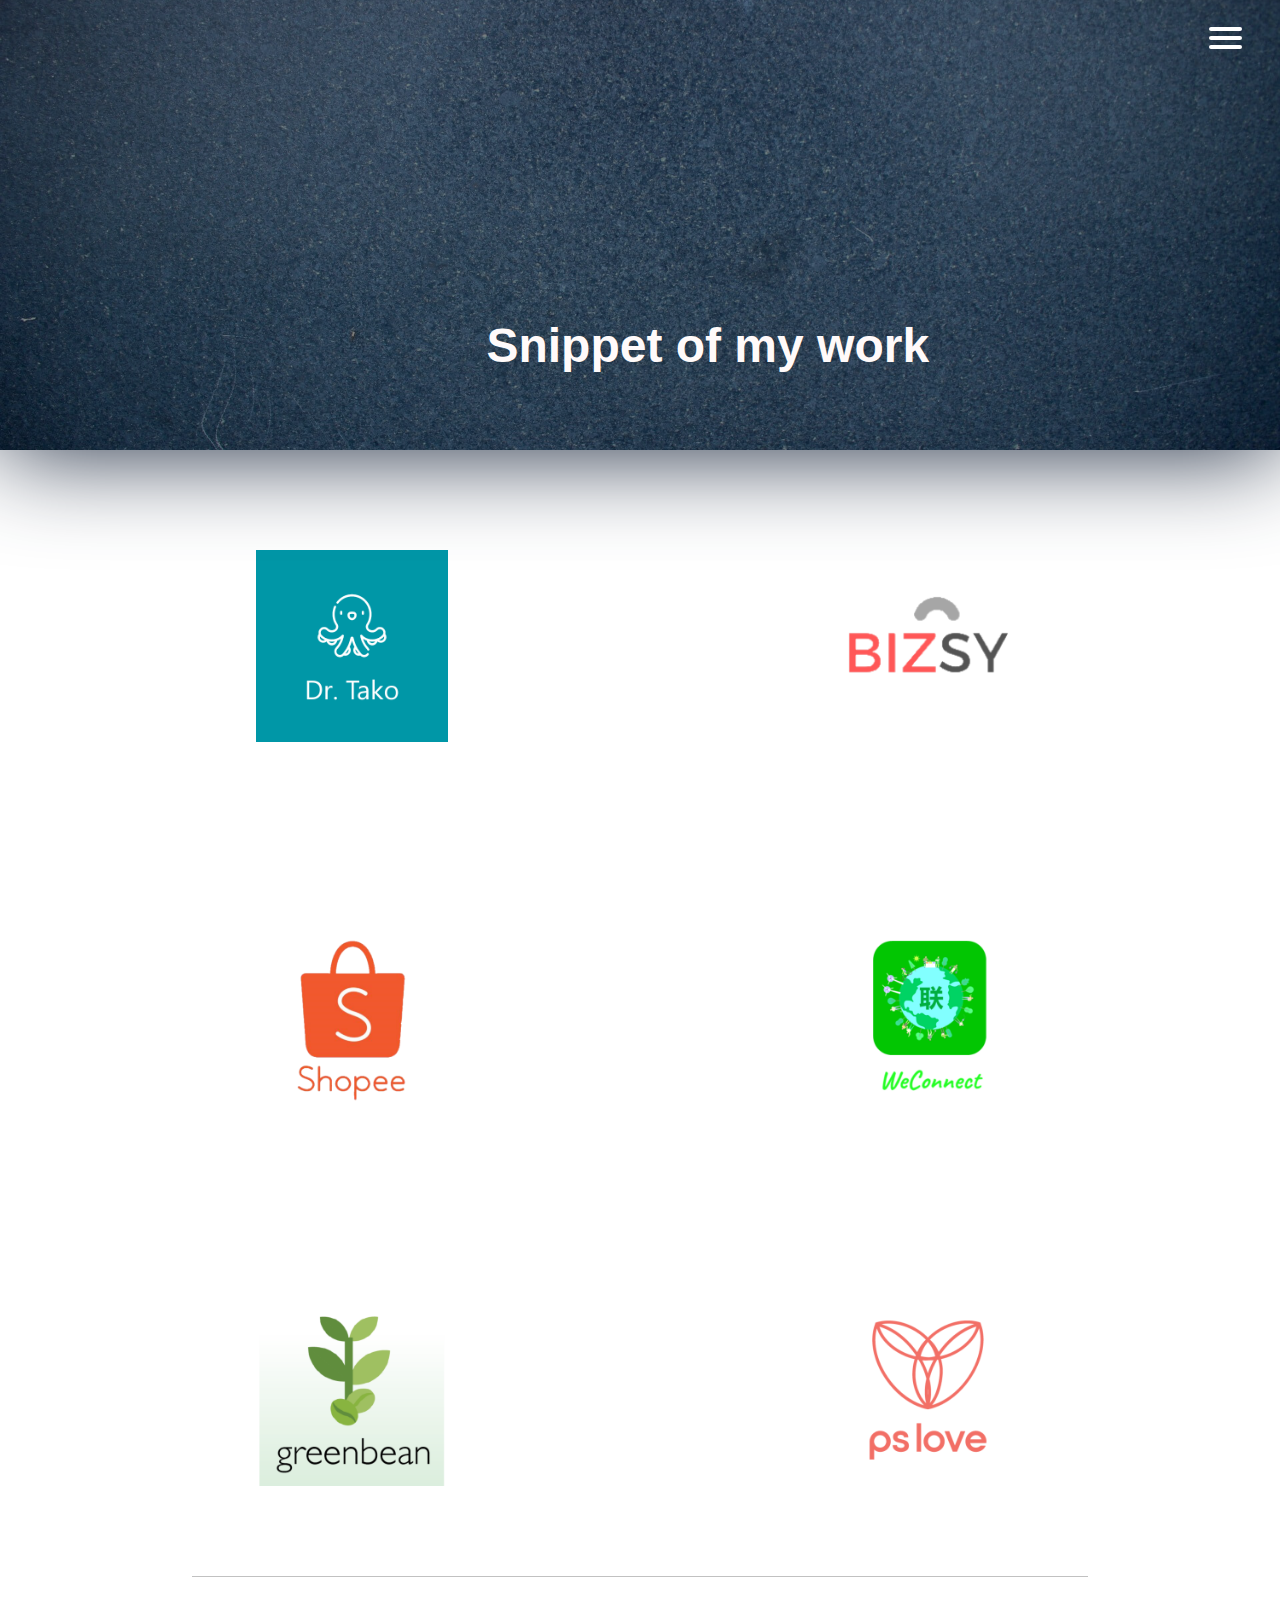
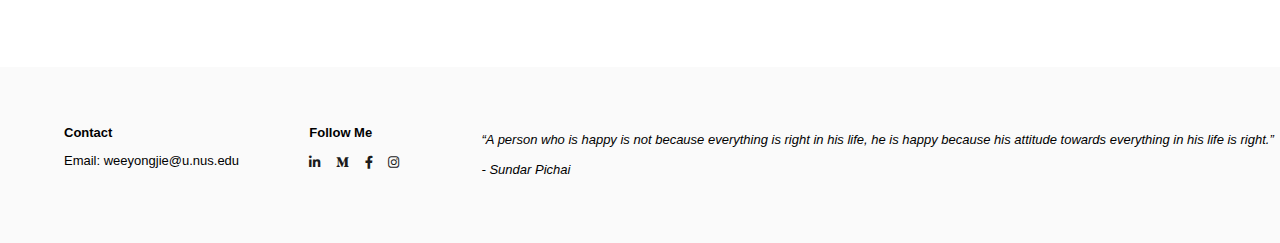
<file: portfolio.html>
<!DOCTYPE html>
<html lang="en">

<head>
    <meta charset='utf-8'>
    <meta name="viewport" content="width=device-width, initial-scale=1.0">
    <link rel="stylesheet" href="style.css">
    <link rel="stylesheet" href="https://use.fontawesome.com/releases/v5.7.2/css/all.css">
    <link rel="apple-touch-icon" sizes="180x180" href="photo/apple-touch-icon.png">
    <link rel="icon" type="image/png" sizes="32x32" href="photo/favicon-32x32.png">
    <link rel="icon" type="image/png" sizes="16x16" href="photo/favicon-16x16.png">
    <link rel="manifest" href="/site.webmanifest">   
    
    <title>Wee Yong Jie | My Portfolio</title>
</head>

    <body>
        <nav role='navigation'>
            <div id='menuToggle'>
                <input type='checkbox' />
                <span></span>
                <span></span>
                <span></span>
                    <ul id='menu'>
                        <li><a href='index.html'>About</a></li>
                        <li><a href='portfolio.html'>Portfolio</a></li>
                        <li><a href='life.html'>Life</a></li>
                    </ul>
            </div>
        </nav>

        <div class='portfolio-image'>
            </div>
        <p class='portfolio-title'>Snippet of my work</p>

        <div class='portfolio-main'>
            <a href='portfolio/Dr_Tako/Dr_Tako.html' style='text-decoration: none' class='Dr_Tako'>
                <div class='overlay'>
                    <p class='portfolio_description'>Relationship Coach AI Chatbot</p>
                </div></a>
            <a href='portfolio/Bizsy/Bizsy.html' style='text-decoration: none' class='Bizsy'>
                <div class='overlay'>
                    <p class='portfolio_description'>Digital Platform for Home-Based Businesses</p>
                </div> </a>          
            <a href='portfolio/Shopee/Shopee.html' style='text-decoration: none' class='Shopee'>
                <div class='overlay'>
                    <p class='portfolio_description'>Shopee Product & Design Challenge 2021</p>
                </div></a>
            <a href='portfolio/WeConnect/weconnect.html' style='text-decoration: none' class='WeConnect'>
                <div class='overlay'>
                    <p class='portfolio_description'>Building a community for Expats</p>
                    </div></a>
            <a href='portfolio/Green_Beans/green_beans.html' style='text-decoration: none' class='green_beans'>
                <div class='overlay'>
                    <p class='portfolio_description'>Digital Fight against Climate Change</p>
                    </div></a>
            <a href='portfolio/PSLove/pslove.html' style='text-decoration: none' class='pslove'>
                <div class='overlay'>
                     <p class='portfolio_description'>NOC TR4049 Market Validation Project</p>
                    </div></a>
                </div>
            </a>
        </div>

        <hr>

        <div class='container_row'>
            <div class='container_column'> <p><b>Contact</b></p> <p>Email: weeyongjie@u.nus.edu</style></div>
            <div class='container_column'><p><b>Follow Me</b> <br> <br>
                <a style="padding-right:12px;" href='https://www.linkedin.com/in/wee-yong-jie/'><i class="fab fa-linkedin-in" style='color:#1B1B1B'></i></a>
                <a style="padding-right:12px;" href='https://medium.com/@weeyongjie'><i class="fab fa-medium-m" style='color:#1B1B1B'></i></a>
                <a style="padding-right:12px;" href='https://www.facebook.com/yongjie.wee.1996/'> <i class="fab fa-facebook-f" style='color:#1B1B1B'></i></a>
                <a style="padding-right:12px;" href='https://www.instagram.com/yj_wee/'> <i class="fab fa-instagram" style='color:#1B1B1B'></i></a>
                </p> 
                </div>
            <div class='container_column'><p><i style='line-height: 30px' style='letter-spacing: 0.1em;'>“A person who is happy is not because everything is right in his life,
                 he is happy because his attitude towards everything in his life is right.” 
                                        <br>- Sundar Pichai</i></p></div>
        </div>

    </body>

</html>
</file>
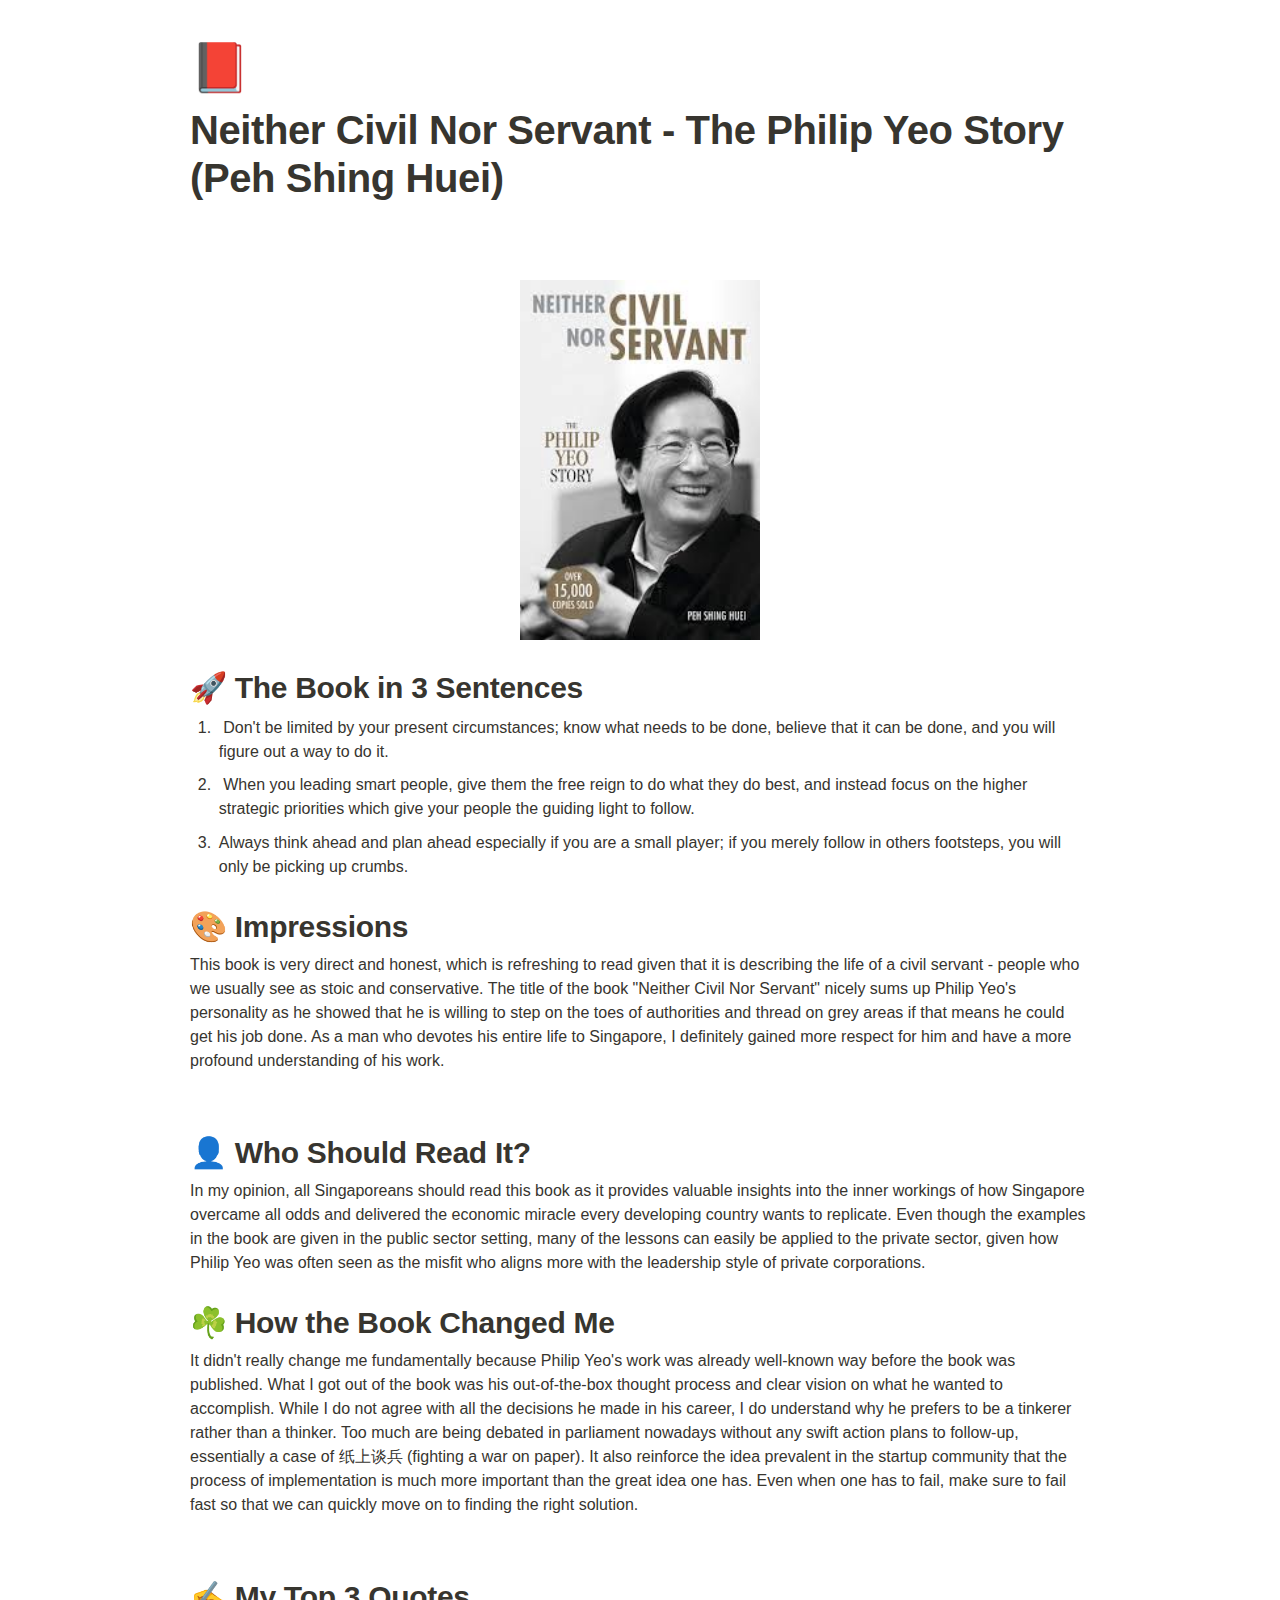
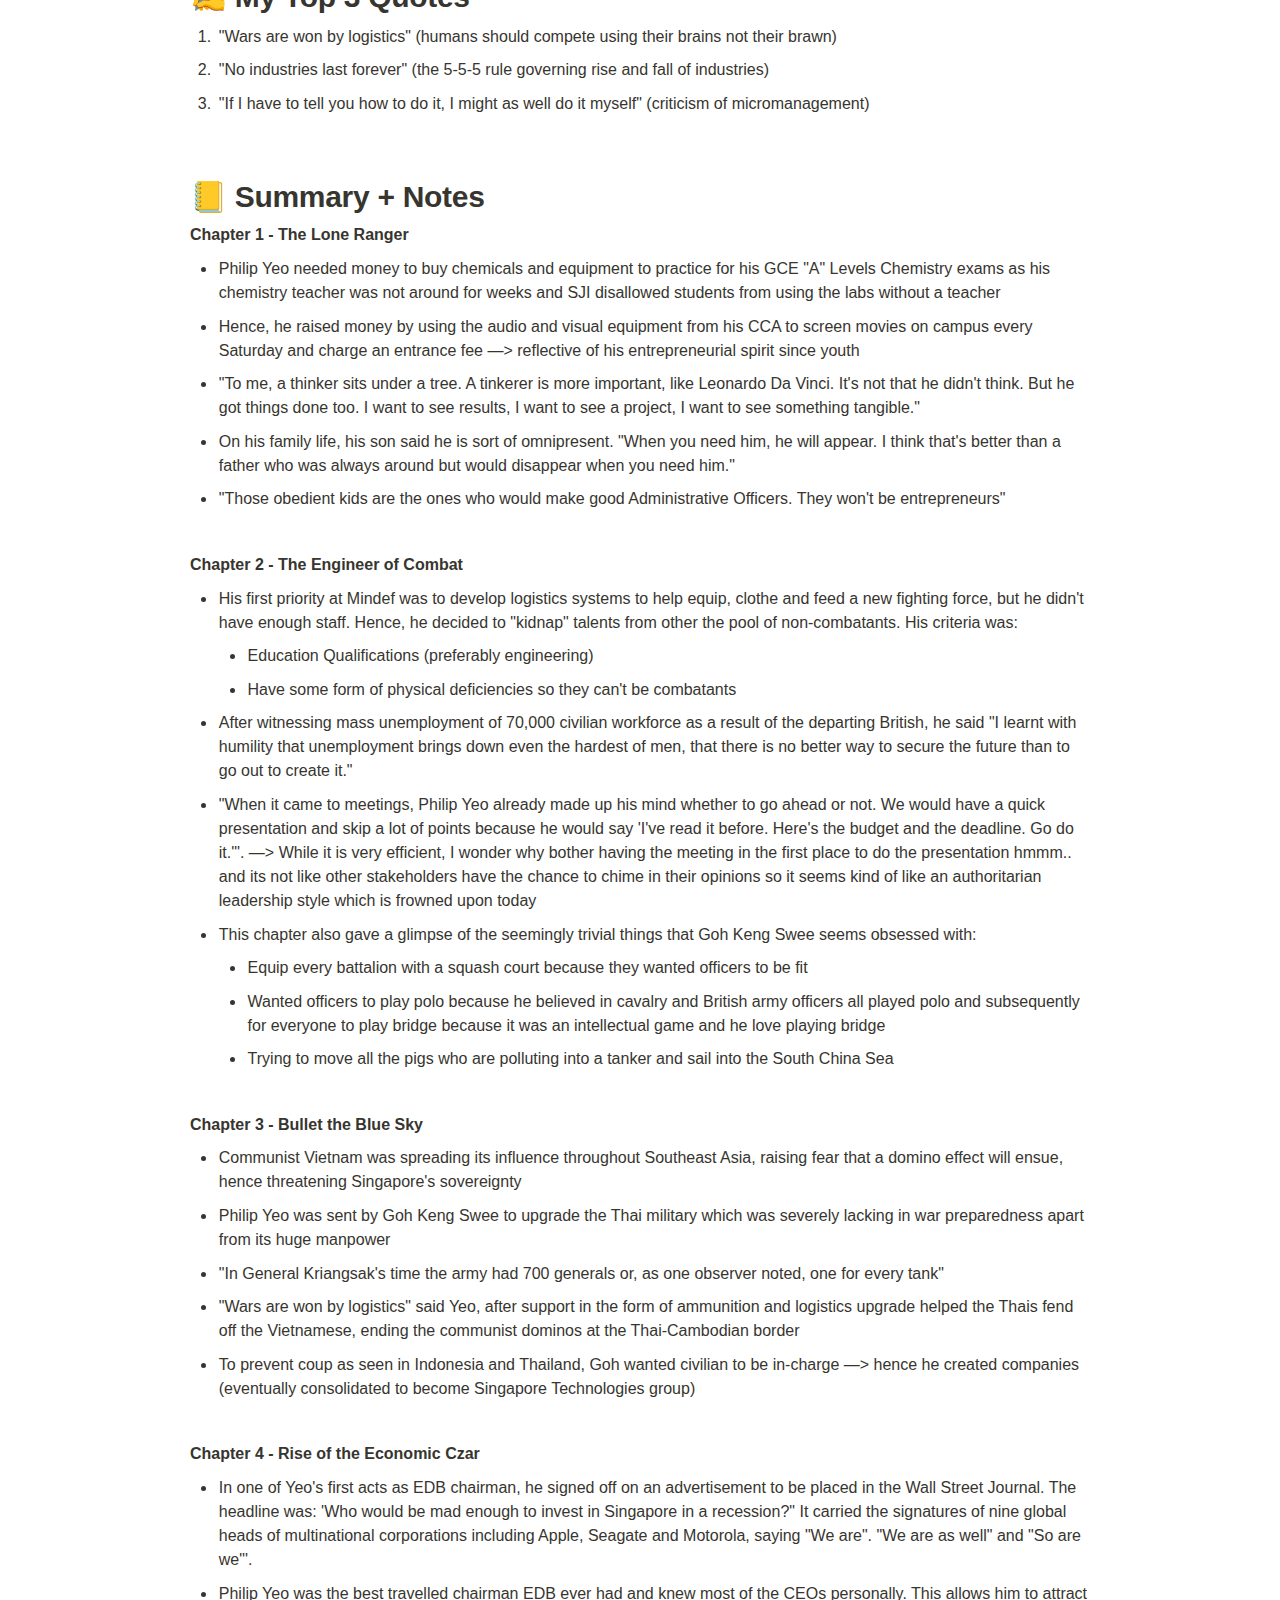
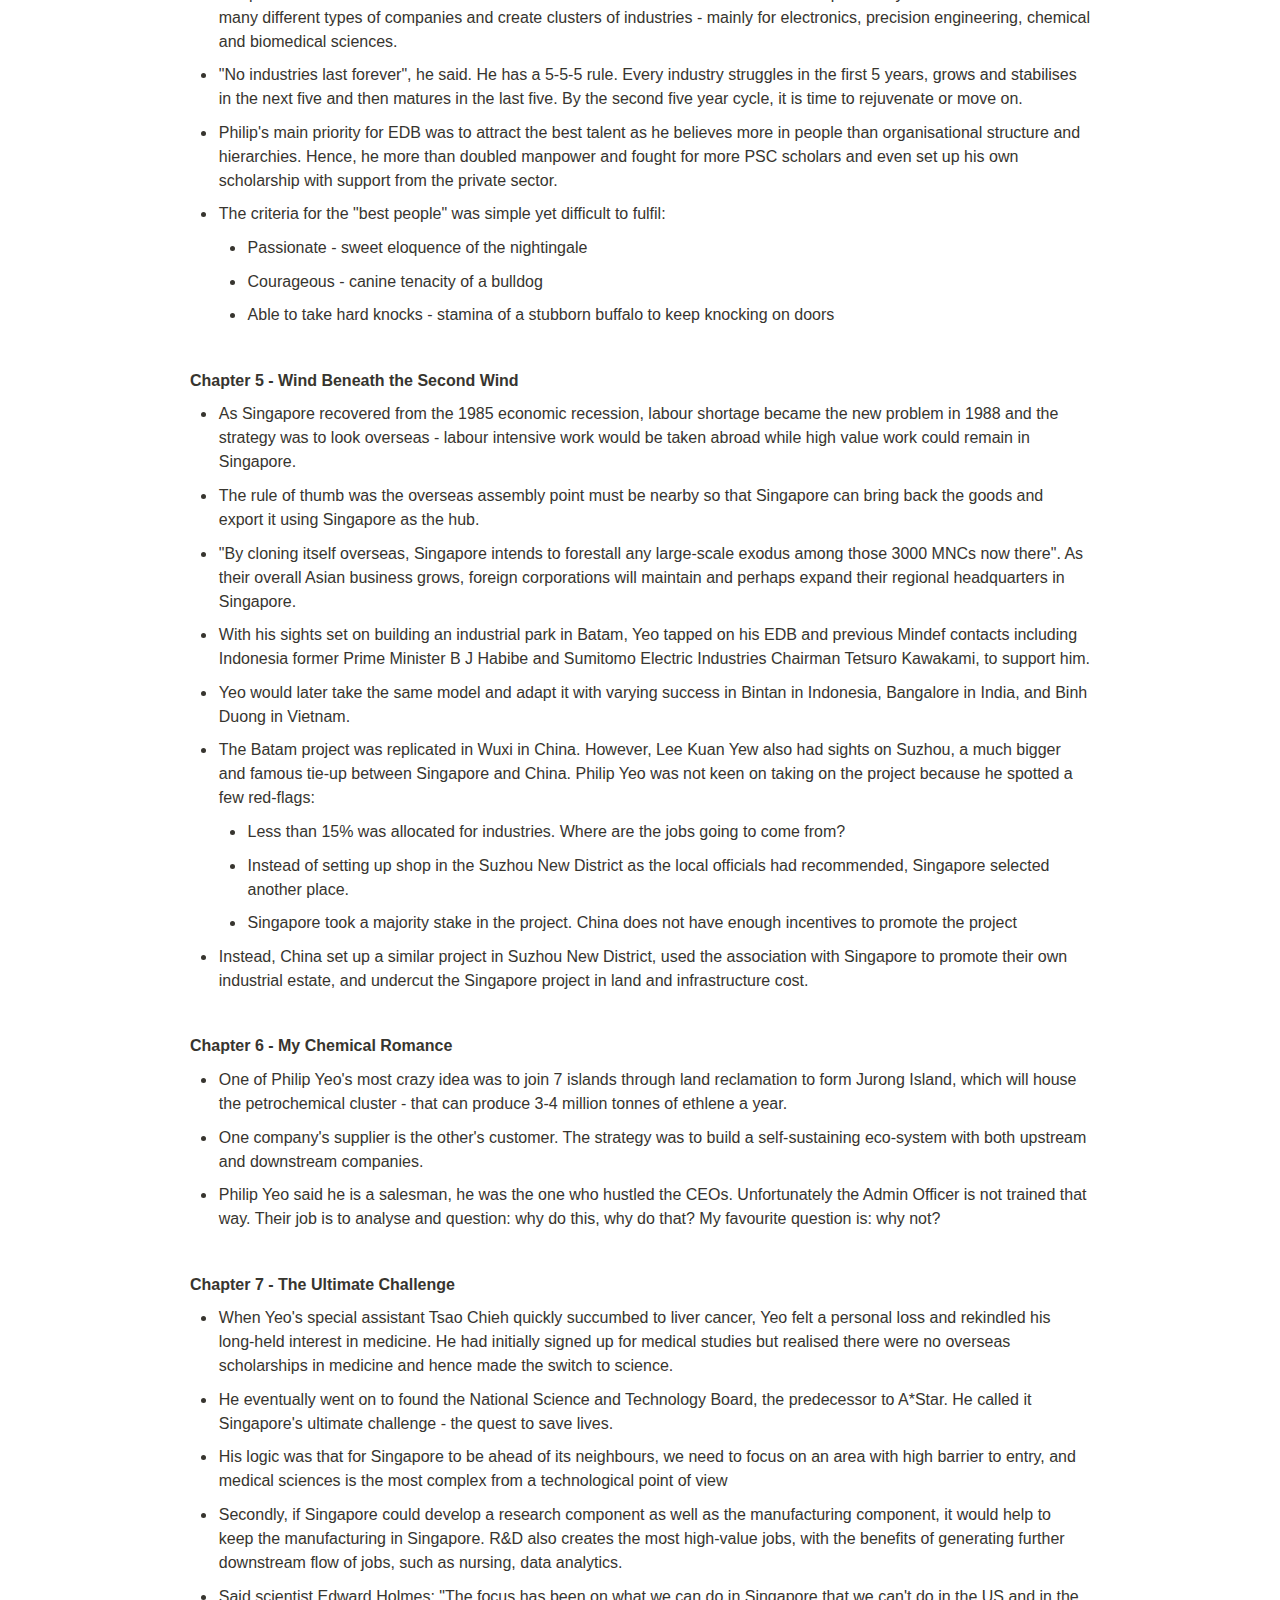
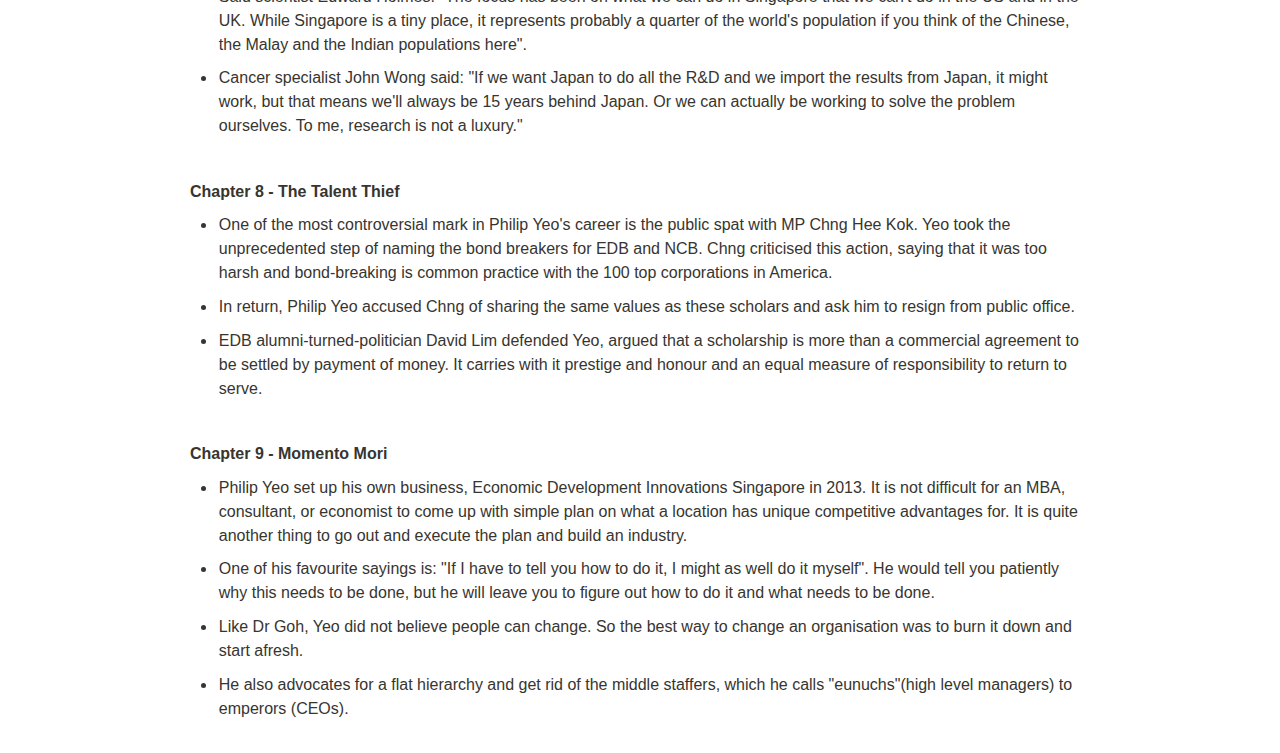
<file: book/Neither_Civil_Nor_Servant/Neither Civil Nor Servant.html>
<html><head><meta http-equiv="Content-Type" content="text/html; charset=utf-8"/><title>Neither Civil Nor Servant - The Philip Yeo Story (Peh Shing Huei)</title><style>
/* webkit printing magic: print all background colors */
html {
	-webkit-print-color-adjust: exact;
}
* {
	box-sizing: border-box;
	-webkit-print-color-adjust: exact;
}

html,
body {
	margin: 0;
	padding: 0;
}
@media only screen {
	body {
		margin: 2em auto;
		max-width: 900px;
		color: rgb(55, 53, 47);
	}
}

body {
	line-height: 1.5;
	white-space: pre-wrap;
}

a,
a.visited {
	color: inherit;
	text-decoration: underline;
}

.pdf-relative-link-path {
	font-size: 80%;
	color: #444;
}

h1,
h2,
h3 {
	letter-spacing: -0.01em;
	line-height: 1.2;
	font-weight: 600;
	margin-bottom: 0;
}

.page-title {
	font-size: 2.5rem;
	font-weight: 700;
	margin-top: 0;
	margin-bottom: 0.75em;
}

h1 {
	font-size: 1.875rem;
	margin-top: 1.875rem;
}

h2 {
	font-size: 1.5rem;
	margin-top: 1.5rem;
}

h3 {
	font-size: 1.25rem;
	margin-top: 1.25rem;
}

.source {
	border: 1px solid #ddd;
	border-radius: 3px;
	padding: 1.5em;
	word-break: break-all;
}

.callout {
	border-radius: 3px;
	padding: 1rem;
}

figure {
	margin: 1.25em 0;
	page-break-inside: avoid;
}

figcaption {
	opacity: 0.5;
	font-size: 85%;
	margin-top: 0.5em;
}

mark {
	background-color: transparent;
}

.indented {
	padding-left: 1.5em;
}

hr {
	background: transparent;
	display: block;
	width: 100%;
	height: 1px;
	visibility: visible;
	border: none;
	border-bottom: 1px solid rgba(55, 53, 47, 0.09);
}

img {
	max-width: 100%;
}

@media only print {
	img {
		max-height: 100vh;
		object-fit: contain;
	}
}

@page {
	margin: 1in;
}

.collection-content {
	font-size: 0.875rem;
}

.column-list {
	display: flex;
	justify-content: space-between;
}

.column {
	padding: 0 1em;
}

.column:first-child {
	padding-left: 0;
}

.column:last-child {
	padding-right: 0;
}

.table_of_contents-item {
	display: block;
	font-size: 0.875rem;
	line-height: 1.3;
	padding: 0.125rem;
}

.table_of_contents-indent-1 {
	margin-left: 1.5rem;
}

.table_of_contents-indent-2 {
	margin-left: 3rem;
}

.table_of_contents-indent-3 {
	margin-left: 4.5rem;
}

.table_of_contents-link {
	text-decoration: none;
	opacity: 0.7;
	border-bottom: 1px solid rgba(55, 53, 47, 0.18);
}

table,
th,
td {
	border: 1px solid rgba(55, 53, 47, 0.09);
	border-collapse: collapse;
}

table {
	border-left: none;
	border-right: none;
}

th,
td {
	font-weight: normal;
	padding: 0.25em 0.5em;
	line-height: 1.5;
	min-height: 1.5em;
	text-align: left;
}

th {
	color: rgba(55, 53, 47, 0.6);
}

ol,
ul {
	margin: 0;
	margin-block-start: 0.6em;
	margin-block-end: 0.6em;
}

li > ol:first-child,
li > ul:first-child {
	margin-block-start: 0.6em;
}

ul > li {
	list-style: disc;
}

ul.to-do-list {
	text-indent: -1.7em;
}

ul.to-do-list > li {
	list-style: none;
}

.to-do-children-checked {
	text-decoration: line-through;
	opacity: 0.375;
}

ul.toggle > li {
	list-style: none;
}

ul {
	padding-inline-start: 1.7em;
}

ul > li {
	padding-left: 0.1em;
}

ol {
	padding-inline-start: 1.6em;
}

ol > li {
	padding-left: 0.2em;
}

.mono ol {
	padding-inline-start: 2em;
}

.mono ol > li {
	text-indent: -0.4em;
}

.toggle {
	padding-inline-start: 0em;
	list-style-type: none;
}

/* Indent toggle children */
.toggle > li > details {
	padding-left: 1.7em;
}

.toggle > li > details > summary {
	margin-left: -1.1em;
}

.selected-value {
	display: inline-block;
	padding: 0 0.5em;
	background: rgba(206, 205, 202, 0.5);
	border-radius: 3px;
	margin-right: 0.5em;
	margin-top: 0.3em;
	margin-bottom: 0.3em;
	white-space: nowrap;
}

.collection-title {
	display: inline-block;
	margin-right: 1em;
}

time {
	opacity: 0.5;
}

.icon {
	display: inline-block;
	max-width: 1.2em;
	max-height: 1.2em;
	text-decoration: none;
	vertical-align: text-bottom;
	margin-right: 0.5em;
}

img.icon {
	border-radius: 3px;
}

.user-icon {
	width: 1.5em;
	height: 1.5em;
	border-radius: 100%;
	margin-right: 0.5rem;
}

.user-icon-inner {
	font-size: 0.8em;
}

.text-icon {
	border: 1px solid #000;
	text-align: center;
}

.page-cover-image {
	display: block;
	object-fit: cover;
	width: 100%;
	height: 30vh;
}

.page-header-icon {
	font-size: 3rem;
	margin-bottom: 1rem;
}

.page-header-icon-with-cover {
	margin-top: -0.72em;
	margin-left: 0.07em;
}

.page-header-icon img {
	border-radius: 3px;
}

.link-to-page {
	margin: 1em 0;
	padding: 0;
	border: none;
	font-weight: 500;
}

p > .user {
	opacity: 0.5;
}

td > .user,
td > time {
	white-space: nowrap;
}

input[type="checkbox"] {
	transform: scale(1.5);
	margin-right: 0.6em;
	vertical-align: middle;
}

p {
	margin-top: 0.5em;
	margin-bottom: 0.5em;
}

.image {
	border: none;
	margin: 1.5em 0;
	padding: 0;
	border-radius: 0;
	text-align: center;
}

.code,
code {
	background: rgba(135, 131, 120, 0.15);
	border-radius: 3px;
	padding: 0.2em 0.4em;
	border-radius: 3px;
	font-size: 85%;
	tab-size: 2;
}

code {
	color: #eb5757;
}

.code {
	padding: 1.5em 1em;
}

.code-wrap {
	white-space: pre-wrap;
	word-break: break-all;
}

.code > code {
	background: none;
	padding: 0;
	font-size: 100%;
	color: inherit;
}

blockquote {
	font-size: 1.25em;
	margin: 1em 0;
	padding-left: 1em;
	border-left: 3px solid rgb(55, 53, 47);
}

.bookmark {
	text-decoration: none;
	max-height: 8em;
	padding: 0;
	display: flex;
	width: 100%;
	align-items: stretch;
}

.bookmark-title {
	font-size: 0.85em;
	overflow: hidden;
	text-overflow: ellipsis;
	height: 1.75em;
	white-space: nowrap;
}

.bookmark-text {
	display: flex;
	flex-direction: column;
}

.bookmark-info {
	flex: 4 1 180px;
	padding: 12px 14px 14px;
	display: flex;
	flex-direction: column;
	justify-content: space-between;
}

.bookmark-image {
	width: 33%;
	flex: 1 1 180px;
	display: block;
	position: relative;
	object-fit: cover;
	border-radius: 1px;
}

.bookmark-description {
	color: rgba(55, 53, 47, 0.6);
	font-size: 0.75em;
	overflow: hidden;
	max-height: 4.5em;
	word-break: break-word;
}

.bookmark-href {
	font-size: 0.75em;
	margin-top: 0.25em;
}

.sans { font-family: -apple-system, BlinkMacSystemFont, "Segoe UI", Helvetica, "Apple Color Emoji", Arial, sans-serif, "Segoe UI Emoji", "Segoe UI Symbol"; }
.code { font-family: "SFMono-Regular", Consolas, "Liberation Mono", Menlo, Courier, monospace; }
.serif { font-family: Lyon-Text, Georgia, YuMincho, "Yu Mincho", "Hiragino Mincho ProN", "Hiragino Mincho Pro", "Songti TC", "Songti SC", "SimSun", "Nanum Myeongjo", NanumMyeongjo, Batang, serif; }
.mono { font-family: iawriter-mono, Nitti, Menlo, Courier, monospace; }
.pdf .sans { font-family: Inter, -apple-system, BlinkMacSystemFont, "Segoe UI", Helvetica, "Apple Color Emoji", Arial, sans-serif, "Segoe UI Emoji", "Segoe UI Symbol", 'Twemoji', 'Noto Color Emoji', 'Noto Sans CJK SC', 'Noto Sans CJK KR'; }

.pdf .code { font-family: Source Code Pro, "SFMono-Regular", Consolas, "Liberation Mono", Menlo, Courier, monospace, 'Twemoji', 'Noto Color Emoji', 'Noto Sans Mono CJK SC', 'Noto Sans Mono CJK KR'; }

.pdf .serif { font-family: PT Serif, Lyon-Text, Georgia, YuMincho, "Yu Mincho", "Hiragino Mincho ProN", "Hiragino Mincho Pro", "Songti TC", "Songti SC", "SimSun", "Nanum Myeongjo", NanumMyeongjo, Batang, serif, 'Twemoji', 'Noto Color Emoji', 'Noto Sans CJK SC', 'Noto Sans CJK KR'; }

.pdf .mono { font-family: PT Mono, iawriter-mono, Nitti, Menlo, Courier, monospace, 'Twemoji', 'Noto Color Emoji', 'Noto Sans Mono CJK SC', 'Noto Sans Mono CJK KR'; }

.highlight-default {
}
.highlight-gray {
	color: rgb(155,154,151);
}
.highlight-brown {
	color: rgb(100,71,58);
}
.highlight-orange {
	color: rgb(217,115,13);
}
.highlight-yellow {
	color: rgb(223,171,1);
}
.highlight-teal {
	color: rgb(15,123,108);
}
.highlight-blue {
	color: rgb(11,110,153);
}
.highlight-purple {
	color: rgb(105,64,165);
}
.highlight-pink {
	color: rgb(173,26,114);
}
.highlight-red {
	color: rgb(224,62,62);
}
.highlight-gray_background {
	background: rgb(235,236,237);
}
.highlight-brown_background {
	background: rgb(233,229,227);
}
.highlight-orange_background {
	background: rgb(250,235,221);
}
.highlight-yellow_background {
	background: rgb(251,243,219);
}
.highlight-teal_background {
	background: rgb(221,237,234);
}
.highlight-blue_background {
	background: rgb(221,235,241);
}
.highlight-purple_background {
	background: rgb(234,228,242);
}
.highlight-pink_background {
	background: rgb(244,223,235);
}
.highlight-red_background {
	background: rgb(251,228,228);
}
.block-color-default {
	color: inherit;
	fill: inherit;
}
.block-color-gray {
	color: rgba(55, 53, 47, 0.6);
	fill: rgba(55, 53, 47, 0.6);
}
.block-color-brown {
	color: rgb(100,71,58);
	fill: rgb(100,71,58);
}
.block-color-orange {
	color: rgb(217,115,13);
	fill: rgb(217,115,13);
}
.block-color-yellow {
	color: rgb(223,171,1);
	fill: rgb(223,171,1);
}
.block-color-teal {
	color: rgb(15,123,108);
	fill: rgb(15,123,108);
}
.block-color-blue {
	color: rgb(11,110,153);
	fill: rgb(11,110,153);
}
.block-color-purple {
	color: rgb(105,64,165);
	fill: rgb(105,64,165);
}
.block-color-pink {
	color: rgb(173,26,114);
	fill: rgb(173,26,114);
}
.block-color-red {
	color: rgb(224,62,62);
	fill: rgb(224,62,62);
}
.block-color-gray_background {
	background: rgb(235,236,237);
}
.block-color-brown_background {
	background: rgb(233,229,227);
}
.block-color-orange_background {
	background: rgb(250,235,221);
}
.block-color-yellow_background {
	background: rgb(251,243,219);
}
.block-color-teal_background {
	background: rgb(221,237,234);
}
.block-color-blue_background {
	background: rgb(221,235,241);
}
.block-color-purple_background {
	background: rgb(234,228,242);
}
.block-color-pink_background {
	background: rgb(244,223,235);
}
.block-color-red_background {
	background: rgb(251,228,228);
}
.select-value-color-default { background-color: rgba(206,205,202,0.5); }
.select-value-color-gray { background-color: rgba(155,154,151, 0.4); }
.select-value-color-brown { background-color: rgba(140,46,0,0.2); }
.select-value-color-orange { background-color: rgba(245,93,0,0.2); }
.select-value-color-yellow { background-color: rgba(233,168,0,0.2); }
.select-value-color-green { background-color: rgba(0,135,107,0.2); }
.select-value-color-blue { background-color: rgba(0,120,223,0.2); }
.select-value-color-purple { background-color: rgba(103,36,222,0.2); }
.select-value-color-pink { background-color: rgba(221,0,129,0.2); }
.select-value-color-red { background-color: rgba(255,0,26,0.2); }

.checkbox {
	display: inline-flex;
	vertical-align: text-bottom;
	width: 16;
	height: 16;
	background-size: 16px;
	margin-left: 2px;
	margin-right: 5px;
}

.checkbox-on {
	background-image: url("data:image/svg+xml;charset=UTF-8,%3Csvg%20width%3D%2216%22%20height%3D%2216%22%20viewBox%3D%220%200%2016%2016%22%20fill%3D%22none%22%20xmlns%3D%22http%3A%2F%2Fwww.w3.org%2F2000%2Fsvg%22%3E%0A%3Crect%20width%3D%2216%22%20height%3D%2216%22%20fill%3D%22%2358A9D7%22%2F%3E%0A%3Cpath%20d%3D%22M6.71429%2012.2852L14%204.9995L12.7143%203.71436L6.71429%209.71378L3.28571%206.2831L2%207.57092L6.71429%2012.2852Z%22%20fill%3D%22white%22%2F%3E%0A%3C%2Fsvg%3E");
}

.checkbox-off {
	background-image: url("data:image/svg+xml;charset=UTF-8,%3Csvg%20width%3D%2216%22%20height%3D%2216%22%20viewBox%3D%220%200%2016%2016%22%20fill%3D%22none%22%20xmlns%3D%22http%3A%2F%2Fwww.w3.org%2F2000%2Fsvg%22%3E%0A%3Crect%20x%3D%220.75%22%20y%3D%220.75%22%20width%3D%2214.5%22%20height%3D%2214.5%22%20fill%3D%22white%22%20stroke%3D%22%2336352F%22%20stroke-width%3D%221.5%22%2F%3E%0A%3C%2Fsvg%3E");
}
	
</style></head><body><article id="a1f0d0cc-fecb-4fa9-ab98-dafdf8e83507" class="page sans"><header><div class="page-header-icon undefined"><span class="icon">📕</span></div><h1 class="page-title">Neither Civil Nor Servant - The Philip Yeo Story (Peh Shing Huei)</h1></header><div class="page-body"><p id="43757cec-ab3b-46dd-84cf-a538a4c52dac" class="">
</p><figure id="f0bc1360-30fb-454d-ba7f-5615d1e52fad" class="image"><a href="Neither Civil NorServant.png"><img style="width:240px" src="Neither Civil Nor Servant.png"/></a></figure><h1 id="084b22bc-bd5b-4ded-9f4d-62a4d91359e4" class="">🚀 <strong>The Book in 3 Sentences</strong></h1><ol id="47d969b6-f48c-49e5-8b90-c75dc266f4fc" class="numbered-list" start="1"><li> Don&#x27;t be limited by your present circumstances; know what needs to be done, believe that it can be done, and you will figure out a way to do it.</li></ol><ol id="7868bb6a-bd0b-4de5-a717-7f1f42c5eec5" class="numbered-list" start="2"><li> When you leading smart people, give them the free reign to do what they do best, and instead focus on the higher strategic priorities which give your people the guiding light to follow.</li></ol><ol id="9de06439-ce3c-4069-aa05-fc28002d93dd" class="numbered-list" start="3"><li>Always think ahead and plan ahead especially if you are a small player; if you merely follow in others footsteps, you will only be picking up crumbs.</li></ol><h1 id="077387ea-6bac-48a3-a7cf-59b7bbfbb1a6" class="">🎨 <strong>Impressions</strong></h1><p id="bae84bd6-7e27-4216-9394-c5537742bffb" class="">This book is very direct and honest, which is refreshing to read given that it is describing the life of a civil servant - people who we usually see as stoic and conservative. The title of the book &quot;Neither Civil Nor Servant&quot; nicely sums up Philip Yeo&#x27;s personality as he showed that he is willing to step on the toes of authorities and thread on grey areas if that means he could get his job done. As a man who devotes his entire life to Singapore, I definitely gained more respect for him and have a more profound understanding of his work.</p><p id="0d174c65-aac0-4788-ac85-da1c953d14a3" class="">
</p><h1 id="26e0c232-bfc8-4627-8e56-c136b2fb2795" class="">👤 <strong>Who Should Read It?</strong></h1><p id="99787dc3-086c-4f56-8ef1-b6c0a0c69a6a" class="">In my opinion, all Singaporeans should read this book as it provides valuable insights into the inner workings of how Singapore overcame all odds and delivered the economic miracle every developing country wants to replicate. Even though the examples in the book are given in the public sector setting, many of the lessons can easily be applied to the private sector, given how Philip Yeo was often seen as the misfit who aligns more with the leadership style of private corporations. </p><h1 id="554eb812-88c1-49b6-b4ce-dc32f16d9885" class="">☘️ <strong>How the Book Changed Me</strong></h1><p id="f1da4b5e-a3f6-404b-b62b-f26e181a248f" class="">It didn&#x27;t really change me fundamentally because Philip Yeo&#x27;s work was already well-known way before the book was published. What I got out of the book was his out-of-the-box thought process and clear vision on what he wanted to accomplish. While I do not agree with all the decisions he made in his career, I do understand why he prefers to be a tinkerer rather than a thinker. Too much are being debated in parliament nowadays without any swift action plans to follow-up, essentially a case of 纸上谈兵 (fighting a war on paper). It also reinforce the idea prevalent in the startup community that the process of implementation is much more important than the great idea one has. Even when one has to fail, make sure to fail fast so that we can quickly move on to finding the right solution.</p><p id="bad07829-1495-44a2-aa54-9971979b2d28" class="">
</p><h1 id="20385a60-4b2f-4c31-9da6-37f594427ca9" class="">✍️ <strong>My Top 3 Quotes</strong></h1><ol id="3a0e5d62-3f24-410e-be85-ae4c1cb12920" class="numbered-list" start="1"><li>&quot;Wars are won by logistics&quot; (humans should compete using their brains not their brawn)</li></ol><ol id="b76fdc40-fe25-48f2-9d5e-fdea2d28a98c" class="numbered-list" start="2"><li>&quot;No industries last forever&quot; (the 5-5-5 rule governing rise and fall of industries)</li></ol><ol id="b60624ff-06d1-424b-abe5-884311bef0f7" class="numbered-list" start="3"><li>&quot;If I have to tell you how to do it, I might as well do it myself&quot; (criticism of micromanagement)</li></ol><p id="1b006f33-eee9-42db-a563-bd620dedce71" class="">
</p><h1 id="72978696-2b91-44d4-b390-8d4061984d3b" class="">📒 <strong>Summary + Notes</strong></h1><p id="4ab00a4e-38c0-469d-9add-978d74038e9e" class=""><strong>Chapter 1 - The Lone Ranger</strong></p><ul id="09931a6f-8a5d-4e98-96ac-24b88d4f8b95" class="bulleted-list"><li>Philip Yeo needed money to buy chemicals and equipment to practice for his GCE &quot;A&quot; Levels Chemistry exams as his chemistry teacher was not around for weeks and SJI disallowed students from using the labs without a teacher</li></ul><ul id="38567195-aae7-4de8-9454-13f790d462d2" class="bulleted-list"><li>Hence, he raised money by using the audio and visual equipment from his CCA to screen movies on campus every Saturday and charge an entrance fee —&gt; reflective of his entrepreneurial spirit since youth</li></ul><ul id="1bcf1d13-0b71-4bd7-bab9-a69c0463287f" class="bulleted-list"><li>&quot;To me, a thinker sits under a tree. A tinkerer is more important, like Leonardo Da Vinci. It&#x27;s not that he didn&#x27;t think. But he got things done too. I want to see results, I want to see a project, I want to see something tangible.&quot;</li></ul><ul id="82fc3b86-600d-4f65-a960-a6a8a99d4a5d" class="bulleted-list"><li>On his family life, his son said he is sort of omnipresent. &quot;When you need him, he will appear. I think that&#x27;s better than a father who was always around but would disappear when you need him.&quot;</li></ul><ul id="bd80735e-8a54-4710-b1d6-c65c7d86613e" class="bulleted-list"><li>&quot;Those obedient kids are the ones who would make good Administrative Officers. They won&#x27;t be entrepreneurs&quot;</li></ul><p id="e51d918a-74dc-4c63-b951-78d452cc17d6" class="">
</p><p id="c25964d7-6493-4063-9ab9-7df552ba1fdf" class=""><strong>Chapter 2 - The Engineer of Combat</strong></p><ul id="a8642d05-dce3-4cbd-9acc-3588eaeb771a" class="bulleted-list"><li>His first priority at Mindef was to develop logistics systems to help equip, clothe and feed a new fighting force, but he didn&#x27;t have enough staff. Hence, he decided to &quot;kidnap&quot; talents from other the pool of non-combatants. His criteria was:<ul id="be6267b3-713d-4140-af77-01ac9fb88617" class="bulleted-list"><li>Education Qualifications (preferably engineering)</li></ul><ul id="fff8b6aa-41bd-49d2-8d52-3644c7b647f0" class="bulleted-list"><li>Have some form of physical deficiencies so they can&#x27;t be combatants</li></ul></li></ul><ul id="749f1a07-b017-465d-9a1c-bf7090664d0a" class="bulleted-list"><li>After witnessing mass unemployment of 70,000 civilian workforce as a result of the departing British, he said &quot;I learnt with humility that unemployment brings down even the hardest of men, that there is no better way to secure the future than to go out to create it.&quot;</li></ul><ul id="ae864965-dc5d-42fa-a7dc-ca6319a49e31" class="bulleted-list"><li>&quot;When it came to meetings, Philip Yeo already made up his mind whether to go ahead or not. We would have a quick presentation and skip a lot of points because he would say &#x27;I&#x27;ve read it before. Here&#x27;s the budget and the deadline. Go do it.&#x27;&quot;. —&gt; While it is very efficient, I wonder why bother having the meeting in the first place to do the presentation hmmm.. and its not like other stakeholders have the chance to chime in their opinions so it seems kind of like an authoritarian leadership style which is frowned upon today</li></ul><ul id="3391f0a0-cfe8-4963-9d05-1a3108be27b5" class="bulleted-list"><li>This chapter also gave a glimpse of the seemingly trivial things that Goh Keng Swee seems obsessed with:<ul id="eb51261c-be40-4665-8fde-667a76a31d29" class="bulleted-list"><li>Equip every battalion with a squash court because they wanted officers to be fit</li></ul><ul id="3f135e45-c79c-4267-a917-400d7451f0cf" class="bulleted-list"><li>Wanted officers to play polo because he believed in cavalry and British army officers all played polo and subsequently for everyone to play bridge because it was an intellectual game and he love playing bridge</li></ul><ul id="7b64846c-4ccc-4ce4-8fa6-de84a7661aec" class="bulleted-list"><li>Trying to move all the pigs who are polluting into a tanker and sail into the South China Sea</li></ul></li></ul><p id="b5fa41b9-96a3-4d6a-bde9-8f503240885c" class="">
</p><p id="f719034e-158c-4f68-bbed-0a7b68f39817" class=""><strong>Chapter 3 - Bullet the Blue Sky</strong></p><ul id="7ad66d8b-d52c-4cf1-a294-f49b65a1b1dd" class="bulleted-list"><li>Communist Vietnam was spreading its influence throughout Southeast Asia, raising fear that a domino effect will ensue, hence threatening Singapore&#x27;s sovereignty</li></ul><ul id="676664f6-946b-4cf4-916c-10beb2ffa079" class="bulleted-list"><li>Philip Yeo was sent by Goh Keng Swee to upgrade the Thai military which was severely lacking in war preparedness apart from its huge manpower</li></ul><ul id="929a8a47-6539-4410-946d-d1b802755e3b" class="bulleted-list"><li>&quot;In General Kriangsak&#x27;s time the army had 700 generals or, as one observer noted, one for every tank&quot;</li></ul><ul id="1ff39498-c14b-47b9-adf4-6c60516f5bbc" class="bulleted-list"><li>&quot;Wars are won by logistics&quot; said Yeo, after support in the form of ammunition and logistics upgrade helped the Thais fend off the Vietnamese, ending the communist dominos at the Thai-Cambodian border</li></ul><ul id="96370833-5057-4b0e-831e-9b280bd4ba8f" class="bulleted-list"><li>To prevent coup as seen in Indonesia and Thailand, Goh wanted civilian to be in-charge —&gt; hence he created companies (eventually consolidated to become Singapore Technologies group)</li></ul><p id="c176582f-f80d-4d11-9d56-d9e6fab901d1" class="">
</p><p id="55012255-29e7-4c43-823e-d56ada176558" class=""><strong>Chapter 4 - Rise of the Economic Czar</strong></p><ul id="0d24ce71-3894-4267-a9d2-4cfecc62e123" class="bulleted-list"><li>In one of Yeo&#x27;s first acts as EDB chairman, he signed off on an advertisement to be placed in the Wall Street Journal. The headline was: &#x27;Who would be mad enough to invest in Singapore in a recession?&quot; It carried the signatures of nine global heads of multinational corporations including Apple, Seagate and Motorola, saying &quot;We are&quot;. &quot;We are as well&quot; and &quot;So are we&quot;&#x27;.</li></ul><ul id="7538f42a-3b2d-429c-b67d-e8ba338c81df" class="bulleted-list"><li>Philip Yeo was the best travelled chairman EDB ever had and knew most of the CEOs personally. This allows him to attract many different types of companies and create clusters of industries - mainly for electronics, precision engineering, chemical and biomedical sciences.</li></ul><ul id="9ef1e634-3805-4382-a781-22dc112ffef2" class="bulleted-list"><li>&quot;No industries last forever&quot;, he said. He has a 5-5-5 rule. Every industry struggles in the first 5 years, grows and stabilises in the next five and then matures in the last five. By the second five year cycle, it is time to rejuvenate or move on.</li></ul><ul id="be2a371e-9932-4aad-9d3c-a4fd81ec2505" class="bulleted-list"><li>Philip&#x27;s main priority for EDB was to attract the best talent as he believes more in people than organisational structure and hierarchies. Hence, he more than doubled manpower and fought for more PSC scholars and even set up his own scholarship with support from the private sector.</li></ul><ul id="821d432b-3099-4582-a792-7cf50b69c574" class="bulleted-list"><li>The criteria for the &quot;best people&quot; was simple yet difficult to fulfil:<ul id="7cae2954-4e4c-433f-87a8-0566725f48d4" class="bulleted-list"><li>Passionate - sweet eloquence of the nightingale</li></ul><ul id="25b2d80e-c8e6-435b-a023-5c91e582b2a7" class="bulleted-list"><li>Courageous - canine tenacity of a bulldog</li></ul><ul id="880c65a5-bebc-4a05-8cb1-29c73fbcfa7e" class="bulleted-list"><li>Able to take hard knocks - stamina of a stubborn buffalo to keep knocking on doors</li></ul></li></ul><p id="d4841eb8-d85a-4a1a-a3a1-8be56de356e2" class="">
</p><p id="aee41996-1d44-406e-8c02-61e71e7b759c" class=""><strong>Chapter 5 - Wind Beneath the Second Wind</strong></p><ul id="a7473e90-2a04-49a1-9c40-793856f537d6" class="bulleted-list"><li>As Singapore recovered from the 1985 economic recession, labour shortage became the new problem in 1988 and the strategy was to look overseas - labour intensive work would be taken abroad while high value work could remain in Singapore.</li></ul><ul id="5711b1cf-5a65-41be-878b-18c12f08faf1" class="bulleted-list"><li>The rule of thumb was the overseas assembly point must be nearby so that Singapore can bring back the goods and export it using Singapore as the hub.</li></ul><ul id="5d565551-3df7-43c0-8d93-49fd9fa384ac" class="bulleted-list"><li>&quot;By cloning itself overseas, Singapore intends to forestall any large-scale exodus among those 3000 MNCs now there&quot;. As their overall Asian business grows, foreign corporations will maintain and perhaps expand their regional headquarters in Singapore.</li></ul><ul id="ae48b6b9-5b82-486a-b261-37d2382d6ff6" class="bulleted-list"><li>With his sights set on building an industrial park in Batam, Yeo tapped on his EDB and previous Mindef contacts including Indonesia former Prime Minister B J Habibe and Sumitomo Electric Industries Chairman Tetsuro Kawakami, to support him.</li></ul><ul id="5e97c401-1ee4-41d5-a1a6-b6a21e5c49db" class="bulleted-list"><li>Yeo would later take the same model and adapt it with varying success in Bintan in Indonesia, Bangalore in India, and Binh Duong in Vietnam.</li></ul><ul id="640a766f-f089-42ed-9715-9c650dc61b05" class="bulleted-list"><li>The Batam project was replicated in Wuxi in China. However, Lee Kuan Yew also had sights on Suzhou, a much bigger and famous tie-up between Singapore and China. Philip Yeo was not keen on taking on the project because he spotted a few red-flags:<ul id="98703ece-3808-40e8-97af-bc763743000d" class="bulleted-list"><li>Less than 15% was allocated for industries. Where are the jobs going to come from?</li></ul><ul id="042f8c84-e396-4bfe-ad8c-03b5a3caed76" class="bulleted-list"><li>Instead of setting up shop in the Suzhou New District as the local officials had recommended, Singapore selected another place.</li></ul><ul id="5583c07a-97e1-446d-8c48-c3b8517ff0ea" class="bulleted-list"><li>Singapore took a majority stake in the project. China does not have enough incentives to promote the project</li></ul></li></ul><ul id="e7412763-0ad8-4bcf-8d7f-cf51b3abc9d0" class="bulleted-list"><li>Instead, China set up a similar project in Suzhou New District, used the association with Singapore to promote their own industrial estate, and undercut the Singapore project in land and infrastructure cost.</li></ul><p id="e1d78f3e-ddfd-4f21-b418-48f165b41cd9" class="">
</p><p id="826485cb-e785-4d62-9161-02ca69ed766d" class=""><strong>Chapter 6 - My Chemical Romance</strong></p><ul id="4bd61b59-689c-4d05-9a72-ffa9ff1b4af2" class="bulleted-list"><li>One of Philip Yeo&#x27;s most crazy idea was to join 7 islands through land reclamation to form Jurong Island, which will house the petrochemical cluster - that can produce 3-4 million tonnes of ethlene a year.</li></ul><ul id="e4d04923-3d83-4e3c-99af-a0acb2a1e03d" class="bulleted-list"><li>One company&#x27;s supplier is the other&#x27;s customer. The strategy was to build a self-sustaining eco-system with both upstream and downstream companies.</li></ul><ul id="f4d4bcdf-a7f0-430e-b14b-35e3bdada947" class="bulleted-list"><li>Philip Yeo said he is a salesman, he was the one who hustled the CEOs. Unfortunately the Admin Officer is not trained that way. Their job is to analyse and question: why do this, why do that? My favourite question is: why not?</li></ul><p id="93e38085-c019-45d3-a1c9-21dfd5be597b" class="">
</p><p id="c16a2e6d-d3b9-419a-aefe-b89c16b2f8cb" class=""><strong>Chapter 7 - The Ultimate Challenge</strong></p><ul id="7644676c-051e-47e4-b858-9603a5599449" class="bulleted-list"><li>When Yeo&#x27;s special assistant Tsao Chieh quickly succumbed to liver cancer, Yeo felt a personal loss and rekindled his long-held interest in medicine. He had initially signed up for medical studies but realised there were no overseas scholarships in medicine and hence made the switch to science.</li></ul><ul id="9d47a3ac-1068-4591-8681-e487775355c0" class="bulleted-list"><li>He eventually went on to found the National Science and Technology Board, the predecessor to A*Star. He called it Singapore&#x27;s ultimate challenge - the quest to save lives.</li></ul><ul id="29feac43-0286-4900-90aa-b1c2f32d90fc" class="bulleted-list"><li>His logic was that for Singapore to be ahead of its neighbours, we need to focus on an area with high barrier to entry, and medical sciences is the most complex from a technological point of view</li></ul><ul id="a88296ec-0bb9-46c4-b502-9f66145650d3" class="bulleted-list"><li>Secondly, if Singapore could develop a research component as well as the manufacturing component, it would help to keep the manufacturing in Singapore. R&amp;D also creates the most high-value jobs, with the benefits of generating further downstream flow of jobs, such as nursing, data analytics.</li></ul><ul id="a16071f5-a398-4d4c-9da1-19f6e0dfd62f" class="bulleted-list"><li>Said scientist Edward Holmes: &quot;The focus has been on what we can do in Singapore that we can&#x27;t do in the US and in the UK. While Singapore is a tiny place, it represents probably a quarter of the world&#x27;s population if you think of the Chinese, the Malay and the Indian populations here&quot;.</li></ul><ul id="37d8720b-2149-4f86-a7b3-892a0000c1c3" class="bulleted-list"><li>Cancer specialist John Wong said: &quot;If we want Japan to do all the R&amp;D and we import the results from Japan, it might work, but that means we&#x27;ll always be 15 years behind Japan. Or we can actually be working to solve the problem ourselves. To me, research is not a luxury.&quot;</li></ul><p id="65a14d18-91d7-4f5f-8e2c-efbff1b1438e" class="">
</p><p id="807fd2b8-48ff-41bd-b834-244be8cd416c" class=""><strong>Chapter 8 - The Talent Thief</strong></p><ul id="f1585012-9af6-4fc7-bd93-8cf32a162b1b" class="bulleted-list"><li>One of the most controversial mark in Philip Yeo&#x27;s career is the public spat with MP Chng Hee Kok. Yeo took the unprecedented step of naming the bond breakers for EDB and NCB. Chng criticised this action, saying that it was too harsh and bond-breaking is common practice with the 100 top corporations in America.</li></ul><ul id="ffe1649d-9d58-40f7-b4f5-c2cb913f064d" class="bulleted-list"><li>In return, Philip Yeo accused Chng of sharing the same values as these scholars and ask him to resign from public office.</li></ul><ul id="ed4d4405-4fd2-4cea-99d1-fad2552c4d09" class="bulleted-list"><li>EDB alumni-turned-politician David Lim defended Yeo, argued that a scholarship is more than a commercial agreement to be settled by payment of money. It carries with it prestige and honour and an equal measure of responsibility to return to serve.</li></ul><p id="08cd38ed-8900-44c6-ae2d-e0df460e2c82" class="">
</p><p id="e947cccb-f1dc-45b9-bf30-fcdea3b570b5" class=""><strong>Chapter 9 - Momento Mori</strong></p><ul id="88d67ed8-fb44-4b11-a301-704fcddf1c45" class="bulleted-list"><li>Philip Yeo set up his own business, Economic Development Innovations Singapore in 2013. It is not difficult for an MBA, consultant, or economist to come up with simple plan on what a location has unique competitive advantages for. It is quite another thing to go out and execute the plan and build an industry.</li></ul><ul id="3d0fe89d-0239-4b2b-b759-e0c74225e2da" class="bulleted-list"><li>One of his favourite sayings is: &quot;If I have to tell you how to do it, I might as well do it myself&quot;. He would tell you patiently why this needs to be done, but he will leave you to figure out how to do it and what needs to be done.</li></ul><ul id="07bbb3c5-d176-4f5e-96d6-05710f83a869" class="bulleted-list"><li>Like Dr Goh, Yeo did not believe people can change. So the best way to change an organisation was to burn it down and start afresh.</li></ul><ul id="1afd48ee-cece-4960-8811-0396dd4d8266" class="bulleted-list"><li>He also advocates for a flat hierarchy and get rid of the middle staffers, which he calls &quot;eunuchs&quot;(high level managers) to emperors (CEOs).</li></ul></div></article></body></html>
</file>
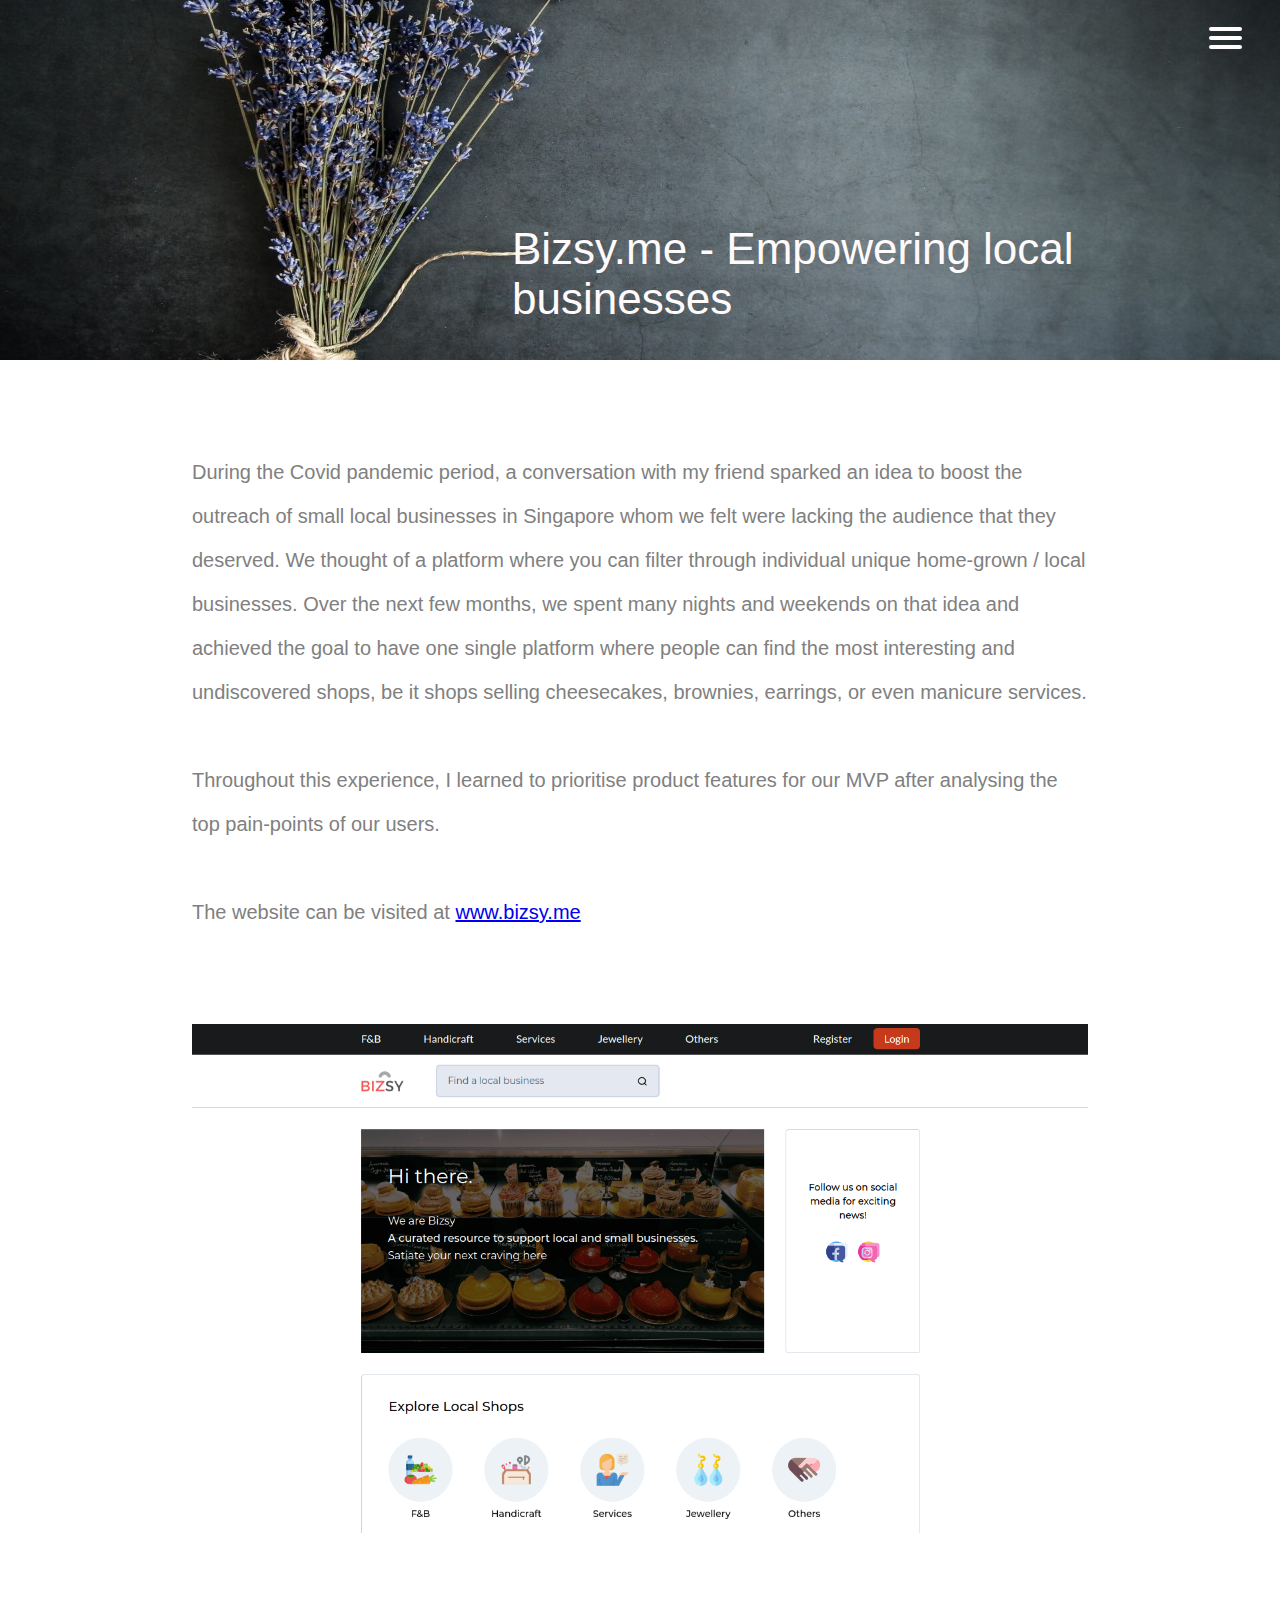
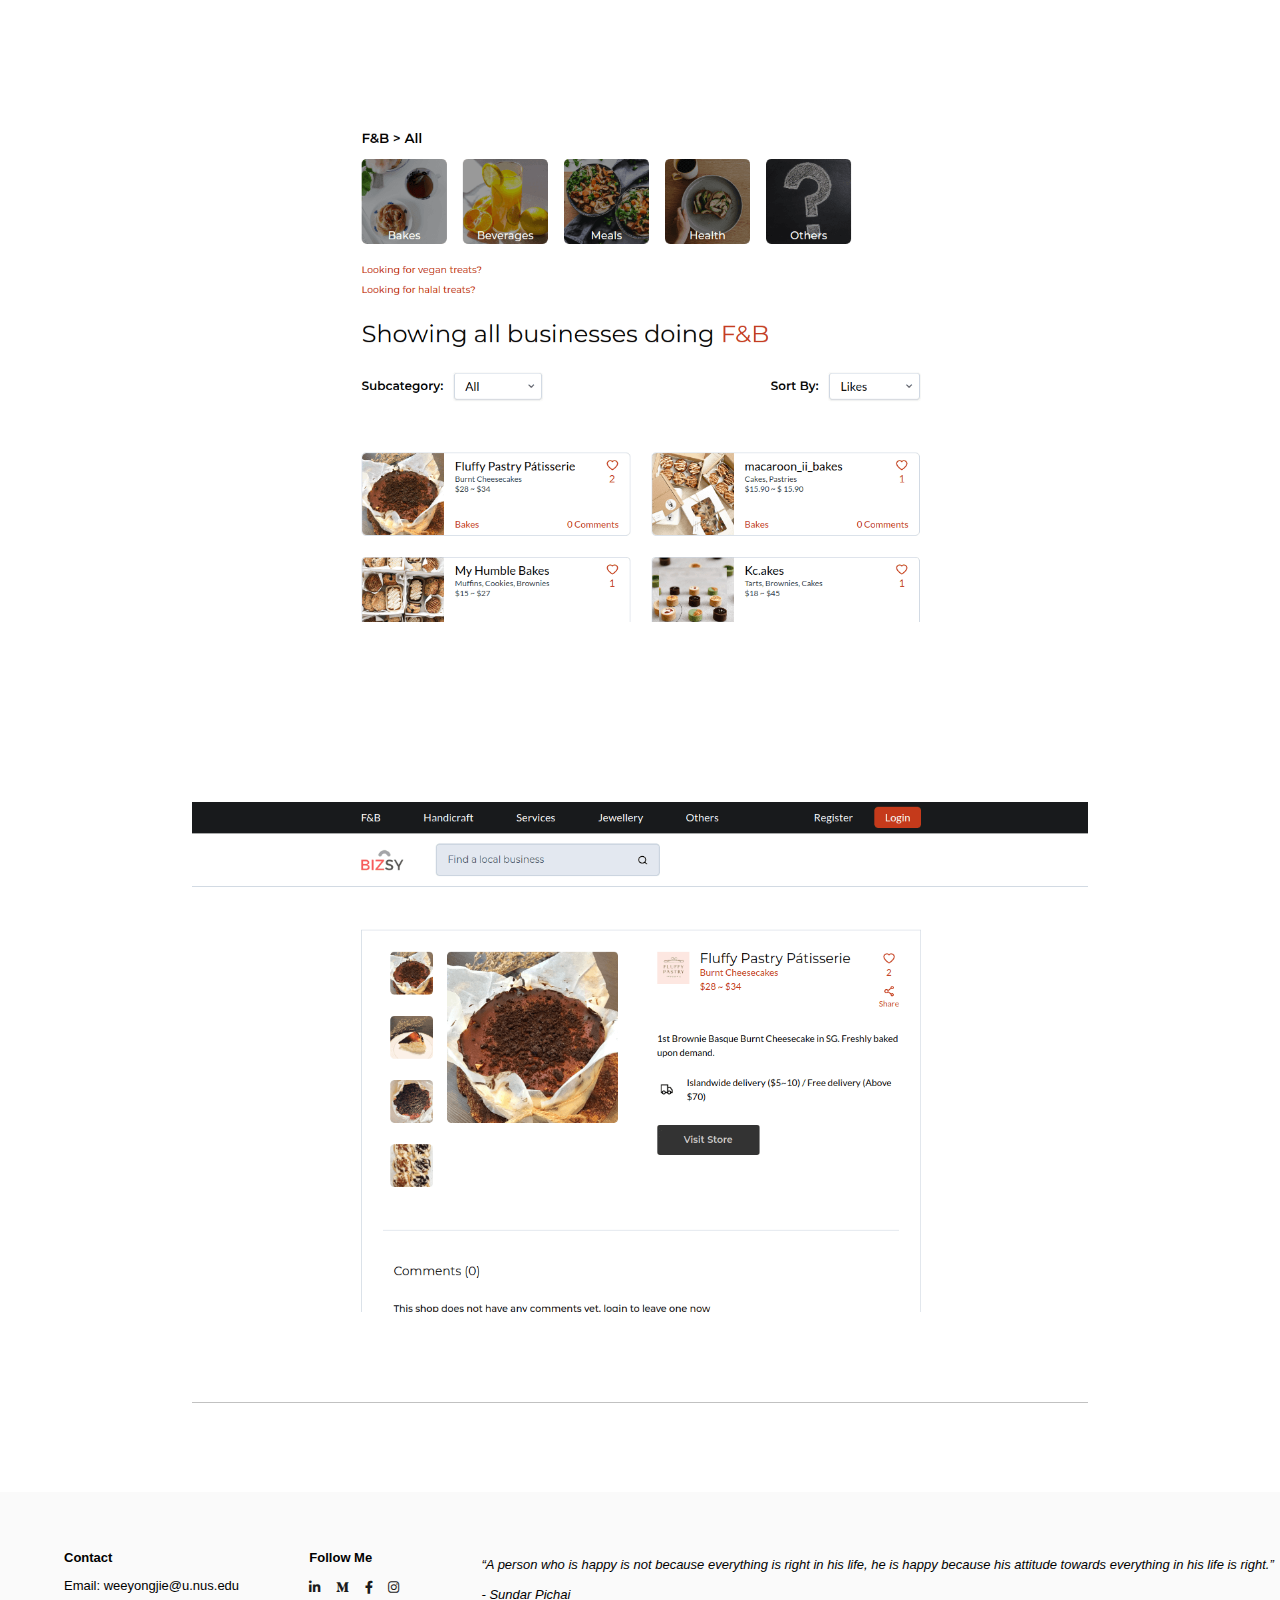
<file: portfolio/Bizsy/Bizsy.html>
<!DOCTYPE html>
<html lang="en">
    </html>

<head>
    <meta charset='utf-8'>
    <meta name="viewport" content="width=device-width, initial-scale=1.0">
    <link rel="stylesheet" href="../../style.css">
    <link rel="stylesheet" href="https://use.fontawesome.com/releases/v5.7.2/css/all.css">
    <link rel="apple-touch-icon" sizes="180x180" href="photo/apple-touch-icon.png">
    <link rel="icon" type="image/png" sizes="32x32" href="photo/favicon-32x32.png">
    <link rel="icon" type="image/png" sizes="16x16" href="photo/favicon-16x16.png">
    <link rel="manifest" href="/site.webmanifest">   
    
    <title>Wee Yong Jie | Bizsy</title>
</head>

    <body>
        <nav role='navigation'>
            <div id='menuToggle'>
                <input type='checkbox' />
                <span></span>
                <span></span>
                <span></span>
                    <ul id='menu'>
                        <li><a href='../../index.html'>About</a></li>
                        <li><a href='../../portfolio.html'>Portfolio</a></li>
                        <li><a href='../../life.html'>Life</a></li>
                    </ul>
            </div>
        </nav>

        <div class='portfolio-inside-image'>
            <p class='portfolio-inside-title'>Bizsy.me - Empowering local businesses</p>
        </div>
    
    <div class='portfolio-inside-description'>
            <p>
                During the Covid pandemic period, a conversation with my friend sparked an idea to boost the outreach of small local businesses in Singapore
                 whom we felt were lacking the audience that they deserved. We thought of a platform where you can filter through individual unique home-grown
                  / local businesses. Over the next few months, we spent many nights and weekends on that idea and achieved the goal to have one single platform where people
                   can find the most interesting and undiscovered shops, be it shops selling cheesecakes, brownies, earrings, or even manicure services.
                <br><br>
                   Throughout this experience, I learned to prioritise product features for our MVP after analysing the top pain-points of our users. 
                <br><br>
                The website can be visited at <a href='https://www.bizsy.me'>www.bizsy.me<a>
            </p>
        </div>
    
    <div class='portfolio-inside-many-photos'>
            <img src='bizsy-02.png' class='gallery_img' />
            <img src='bizsy-03.png' class='gallery_img' />
            <img src='bizsy-04.png' class='gallery_img' />
        </div>

    <hr>

    <div class='container_row'>
        <div class='container_column'> <p><b>Contact</b></p> <p>Email: weeyongjie@u.nus.edu</style></div>
        <div class='container_column'><p><b>Follow Me</b> <br> <br>
            <a style="padding-right:12px;" href='https://www.linkedin.com/in/wee-yong-jie/'><i class="fab fa-linkedin-in" style='color:#1B1B1B'></i></a>
            <a style="padding-right:12px;" href='https://medium.com/@weeyongjie'><i class="fab fa-medium-m" style='color:#1B1B1B'></i></a>
            <a style="padding-right:12px;" href='https://www.facebook.com/yongjie.wee.1996/'> <i class="fab fa-facebook-f" style='color:#1B1B1B'></i></a>
            <a style="padding-right:12px;" href='https://www.instagram.com/yj_wee/'> <i class="fab fa-instagram" style='color:#1B1B1B'></i></a>
            </p> 
            </div>
        <div class='container_column'><p><i style='line-height: 30px' style='letter-spacing: 0.1em;'>“A person who is happy is not because everything is right in his life,
             he is happy because his attitude towards everything in his life is right.” 
                                    <br>- Sundar Pichai</i></p></div>
    </div>
       
    </body>
</file>
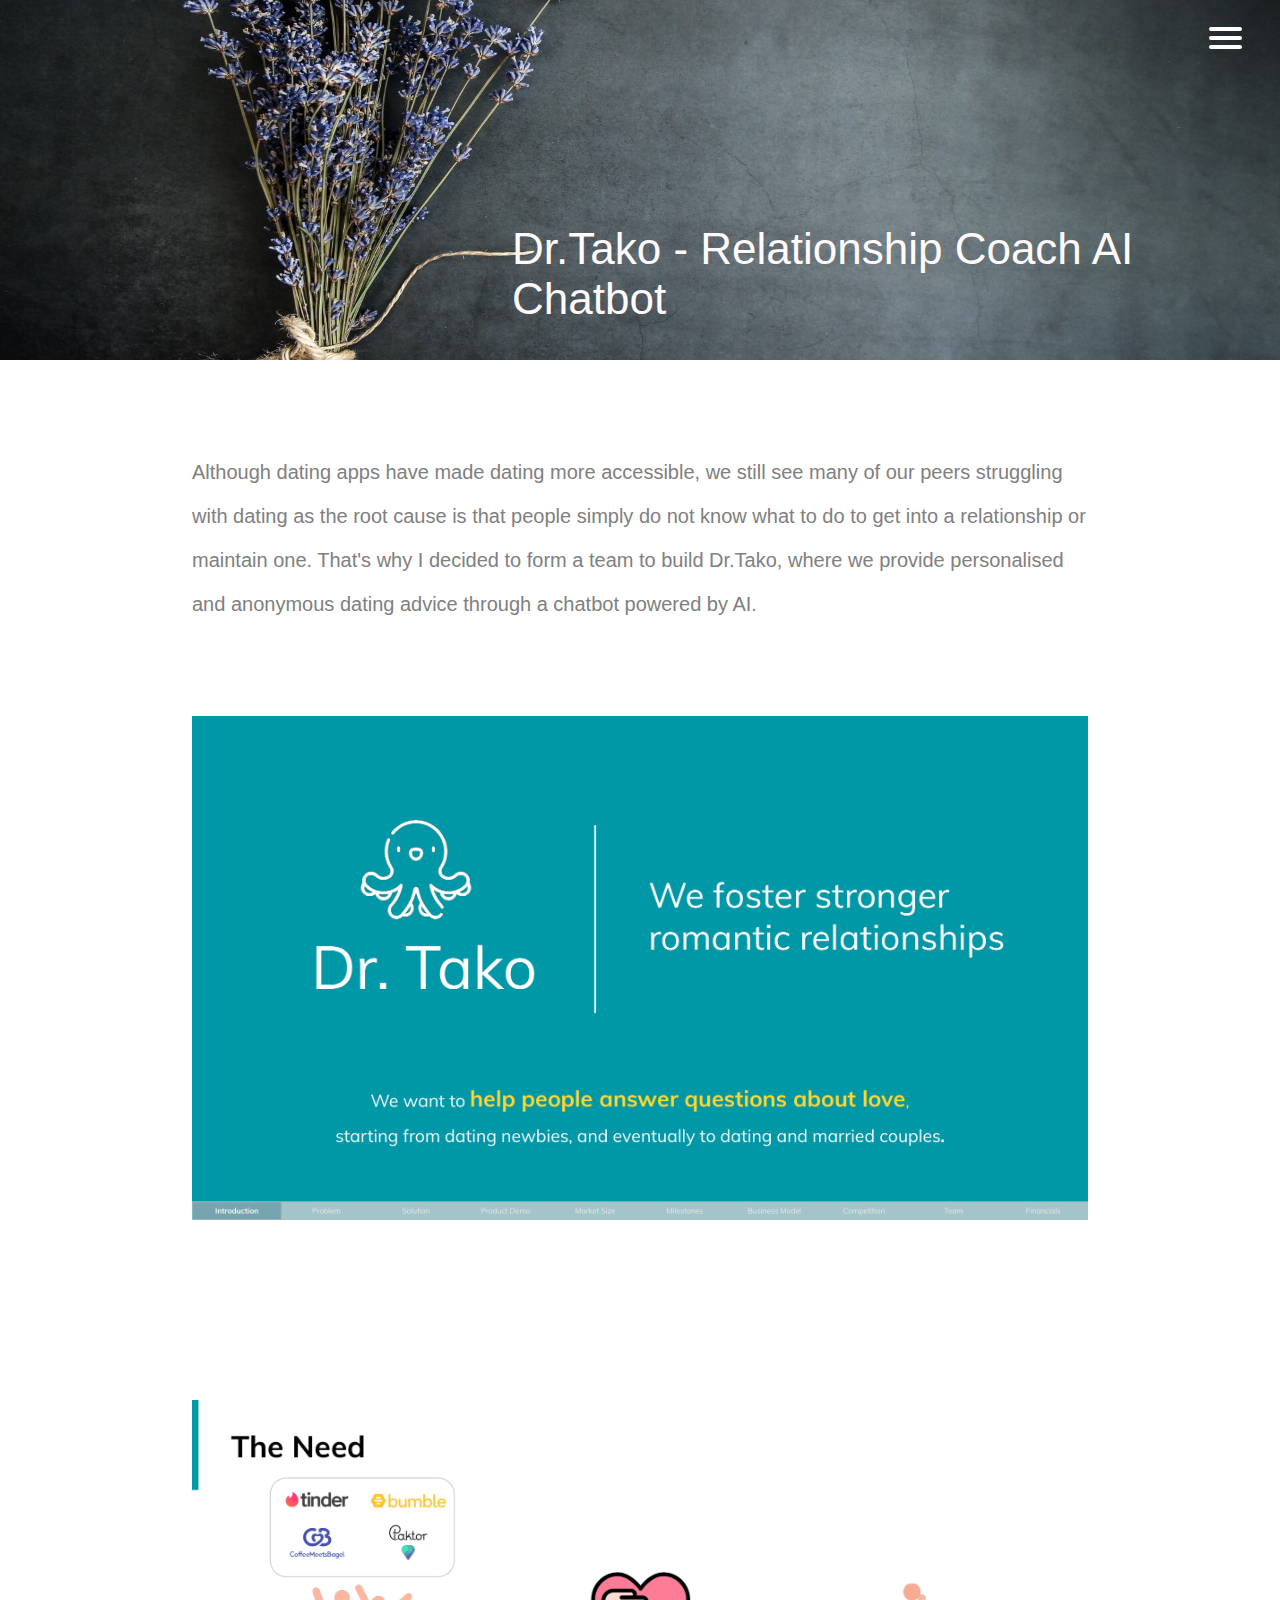
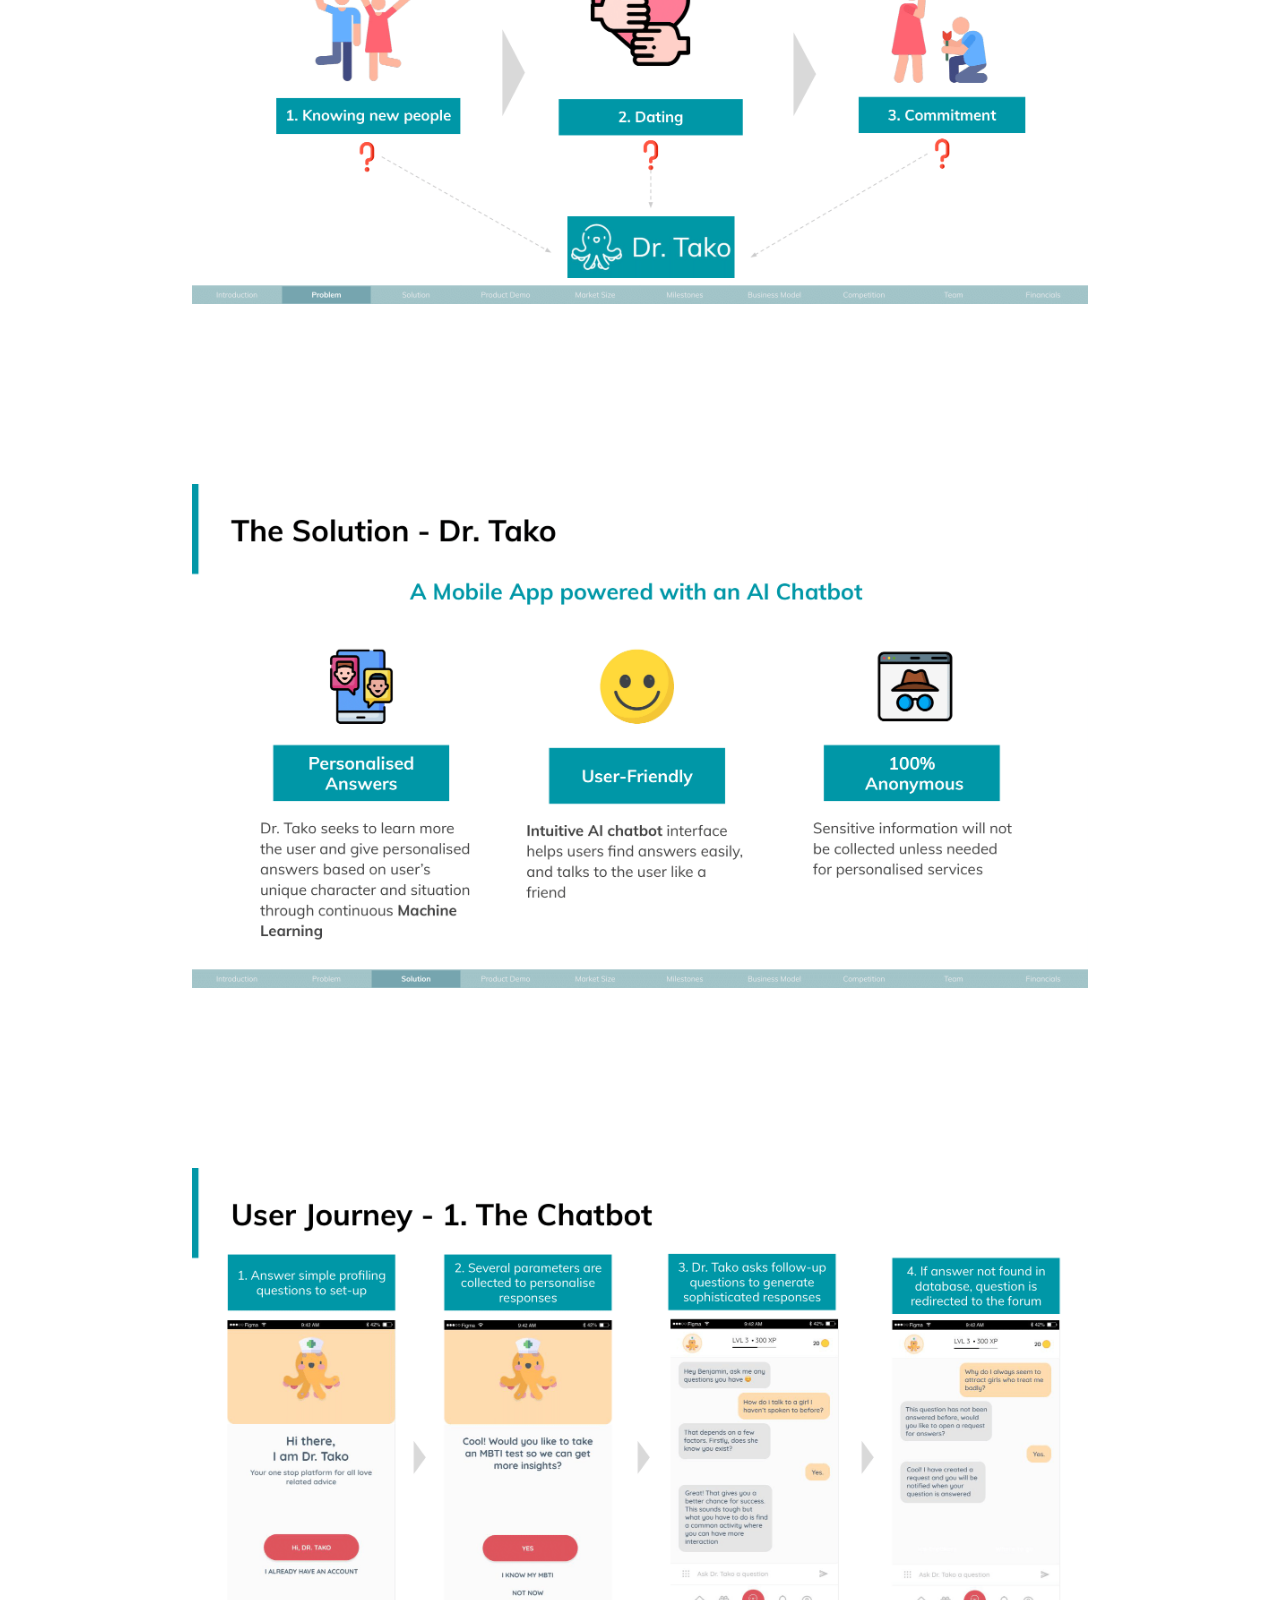
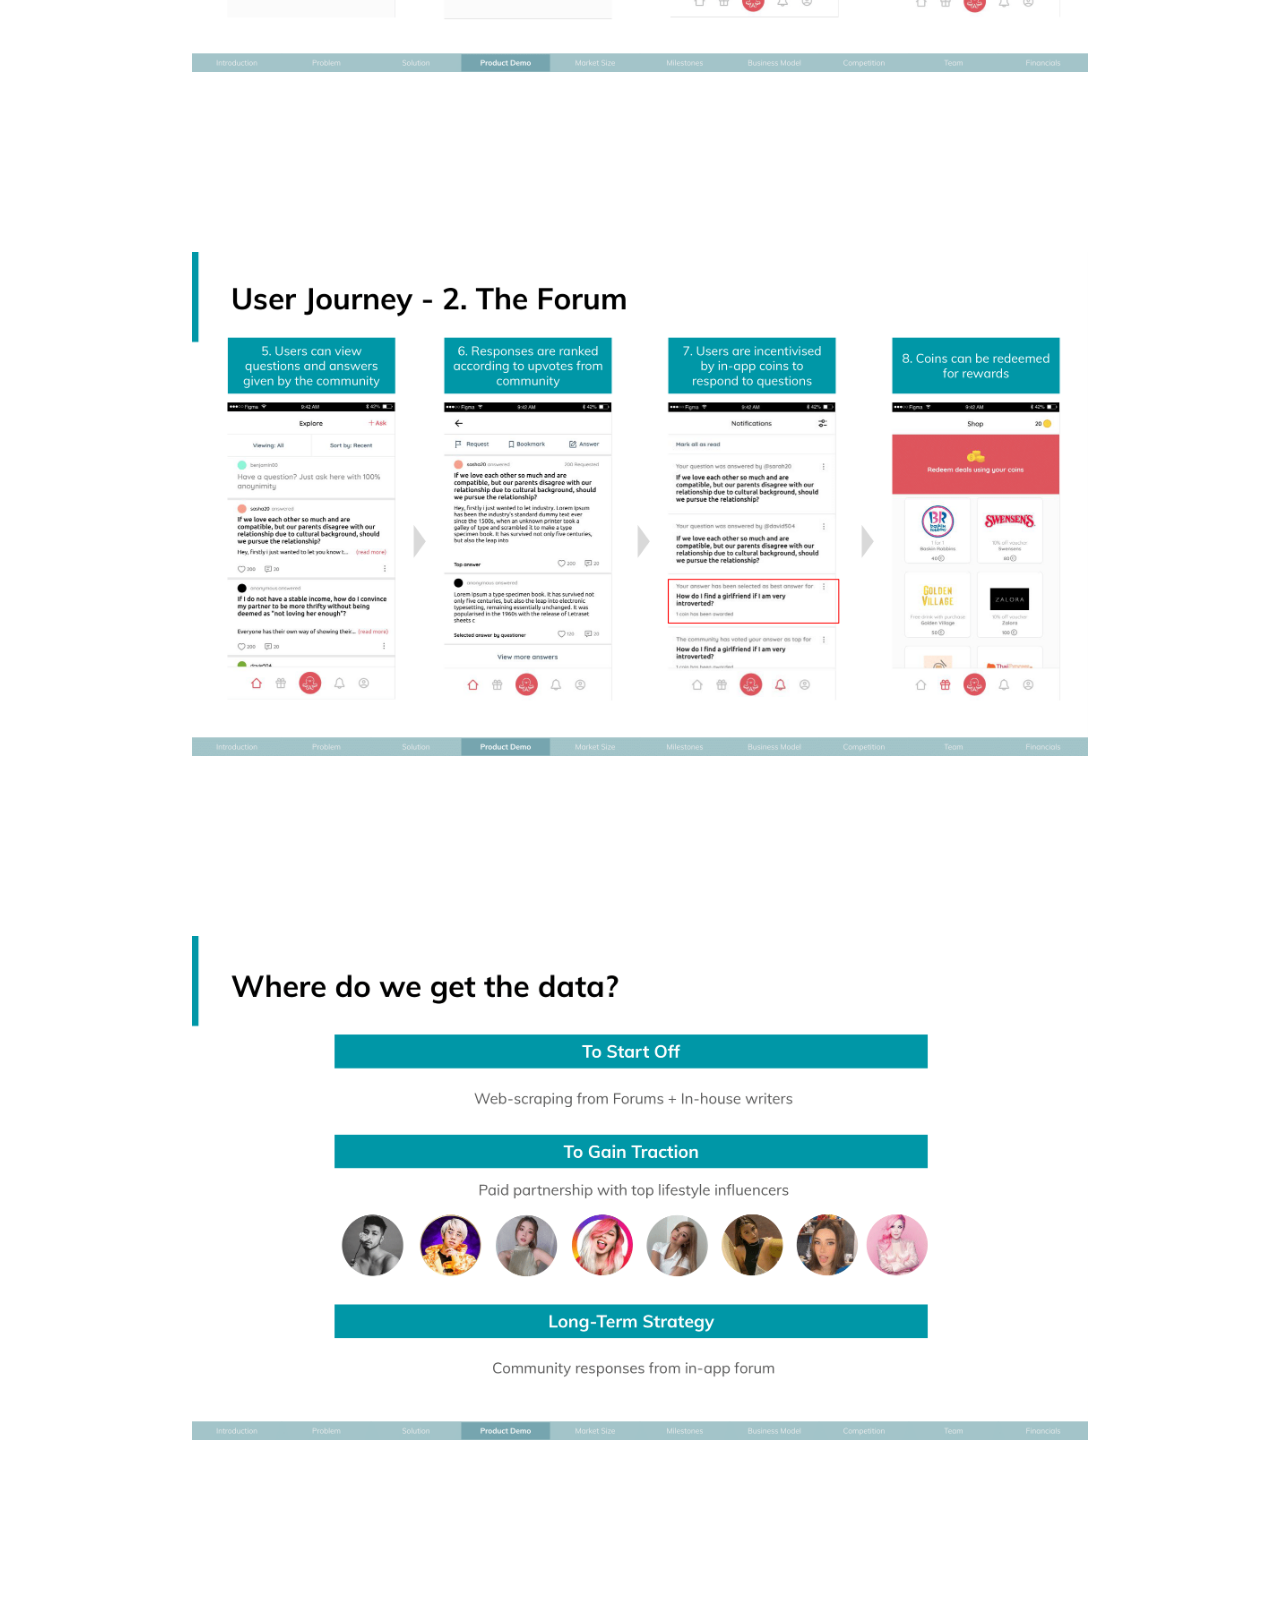
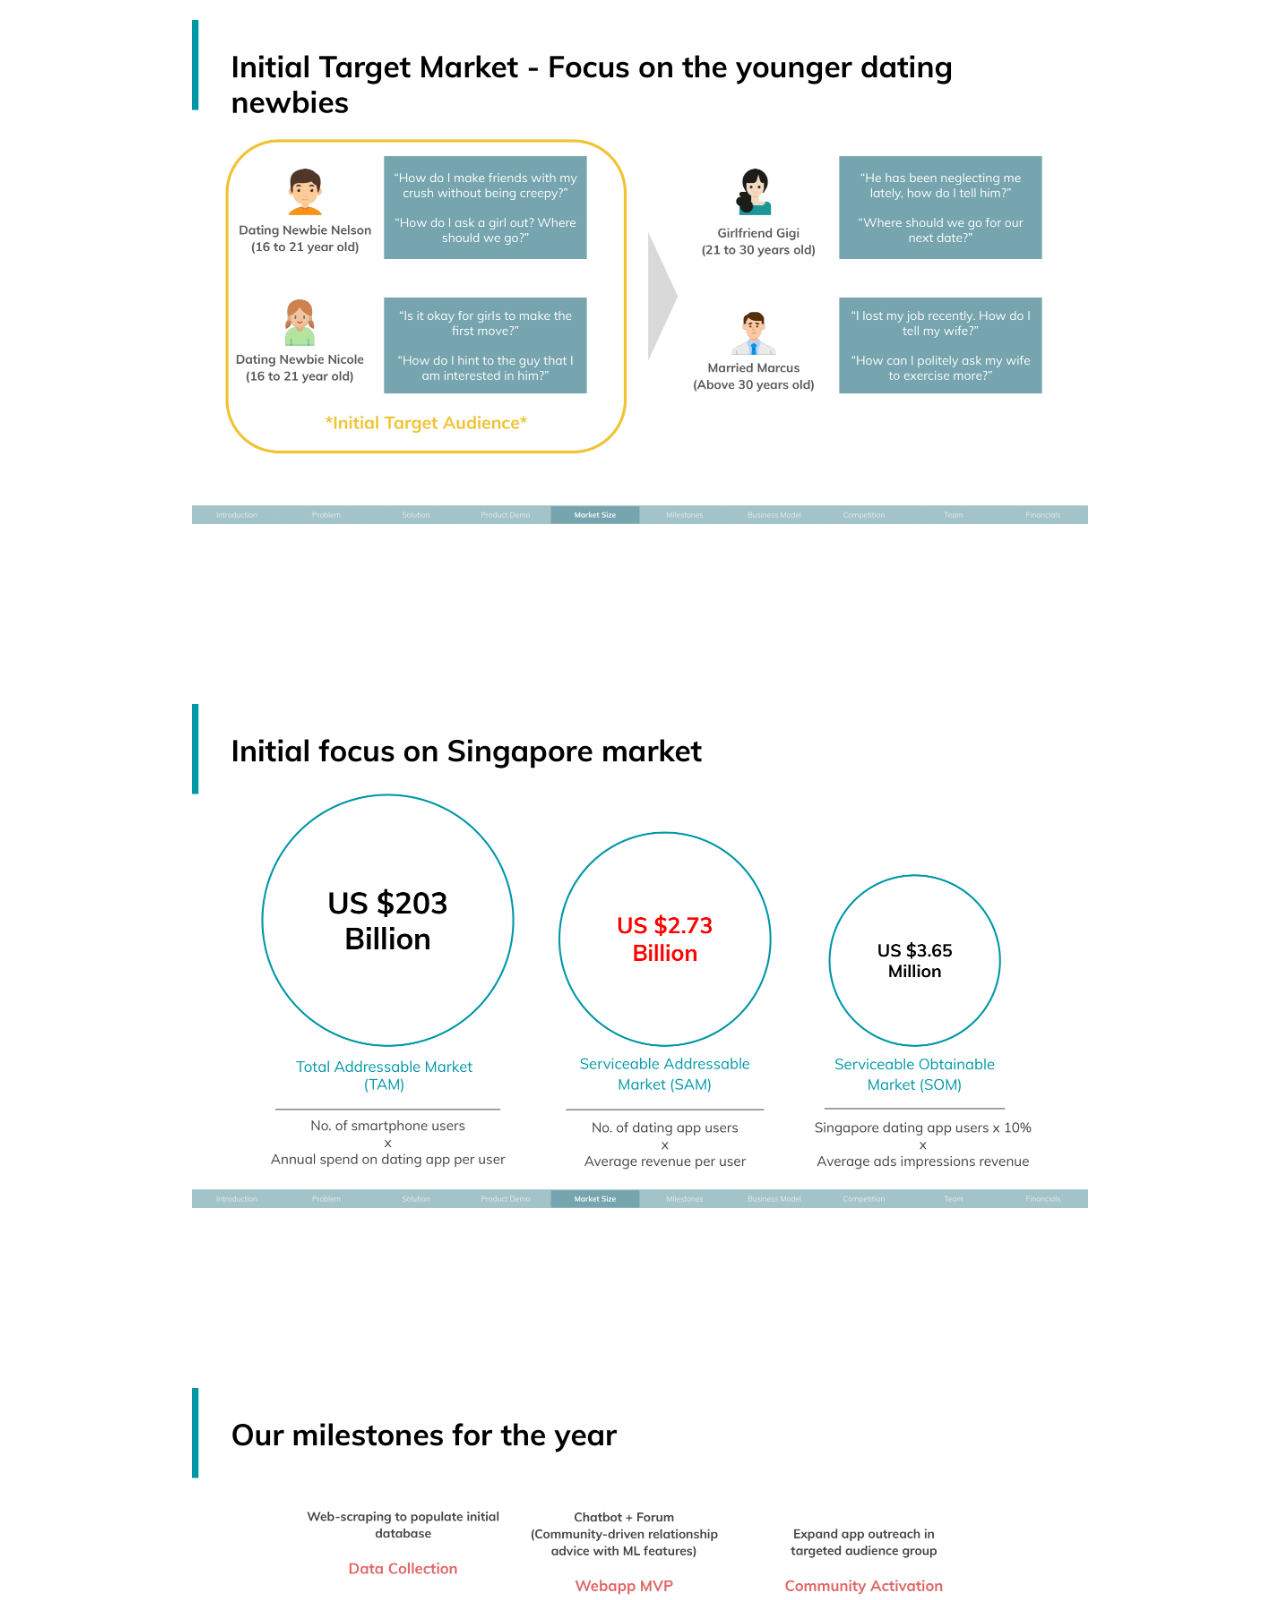
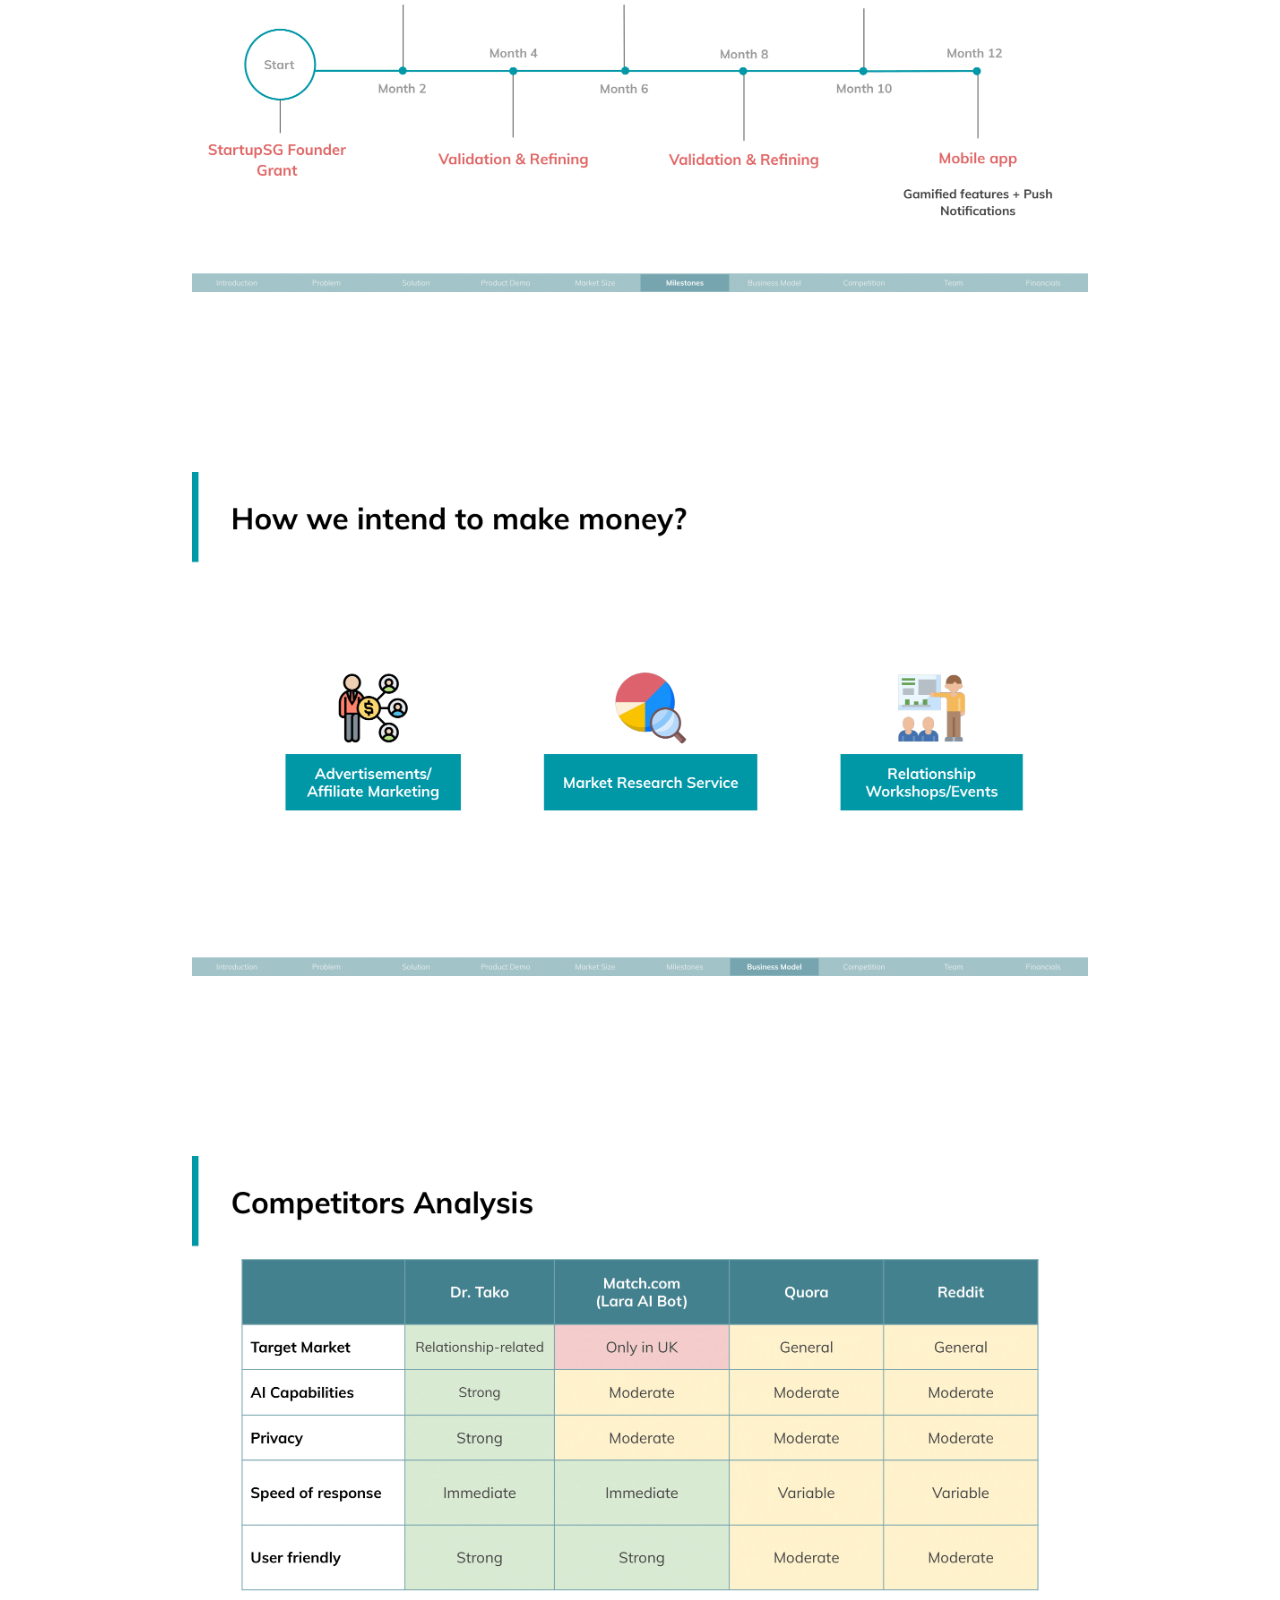
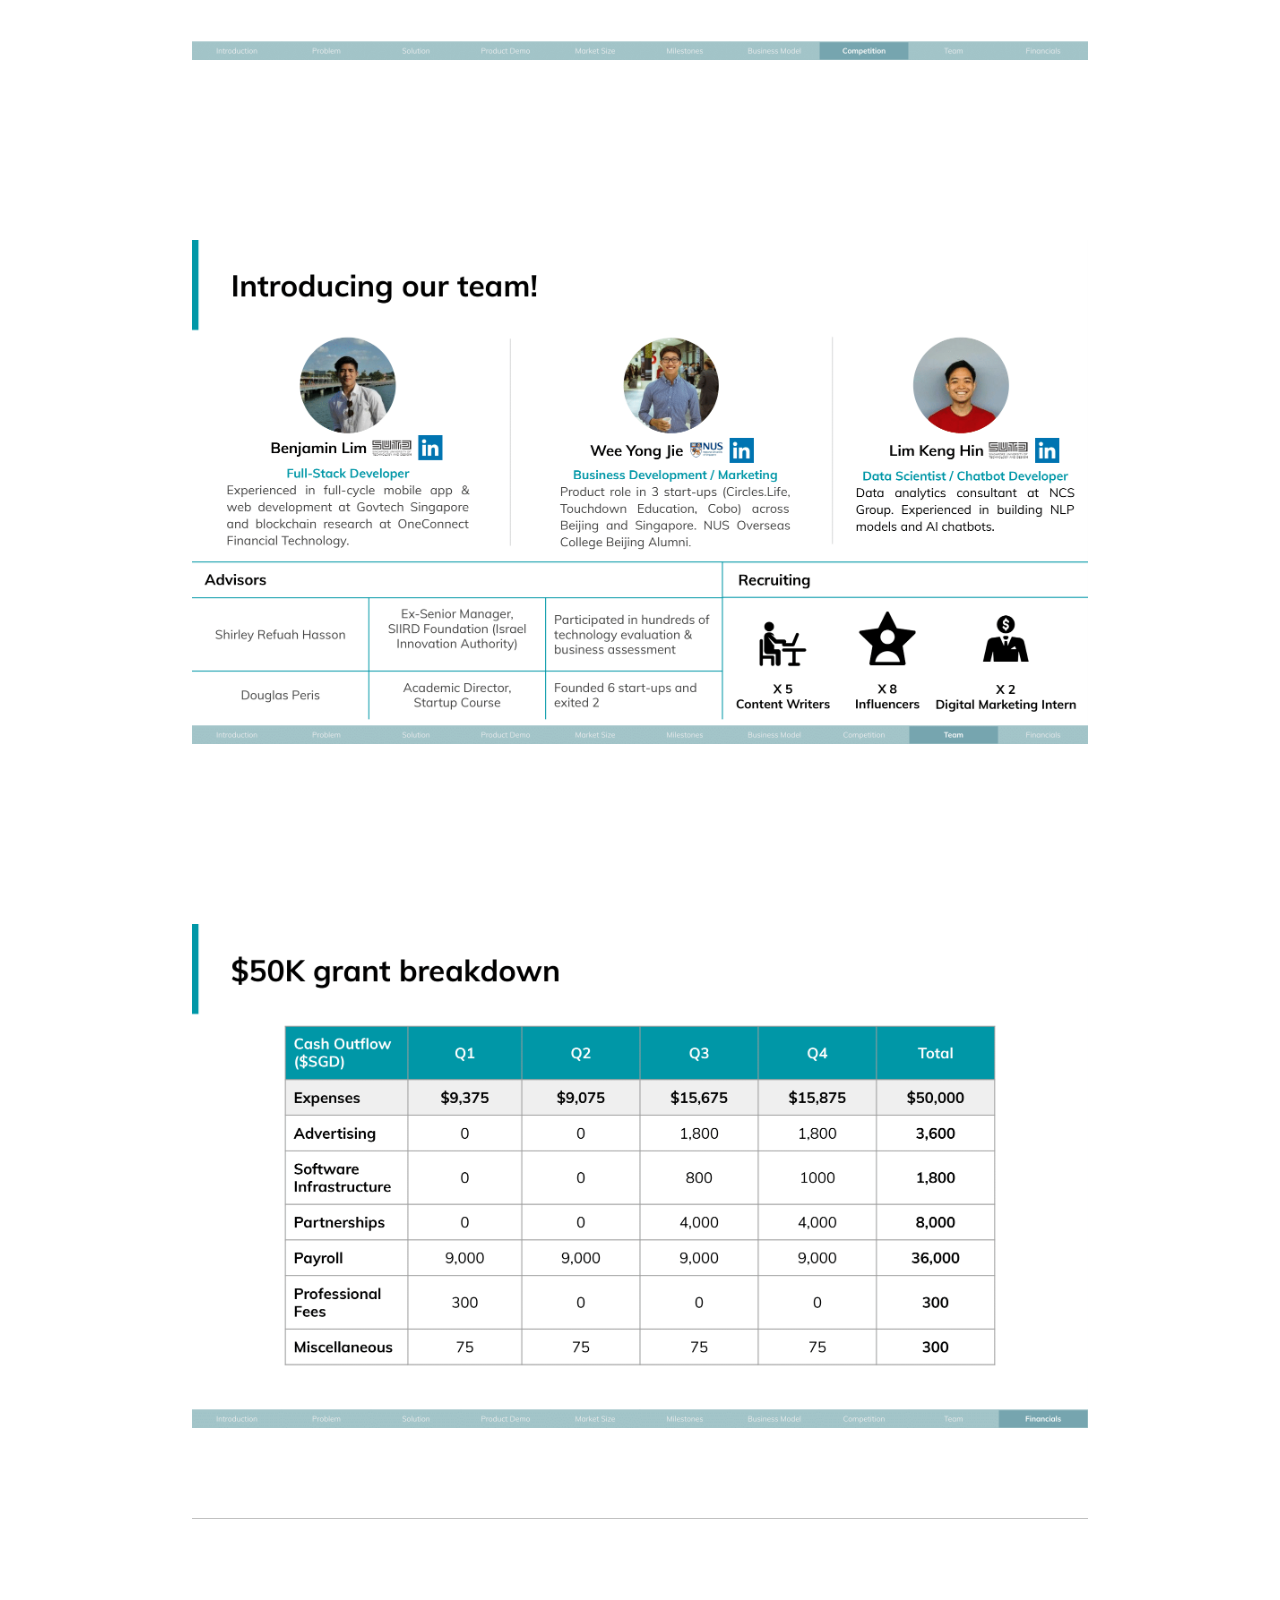
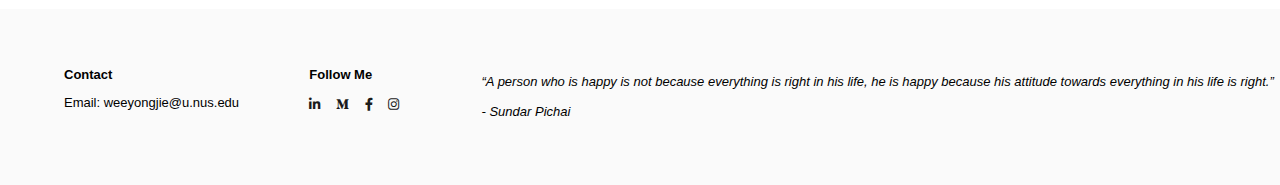
<file: portfolio/Dr_Tako/Dr_Tako.html>
<!DOCTYPE html>
<html lang="en">
    </html>

<head>
    <meta charset='utf-8'>
    <meta name="viewport" content="width=device-width, initial-scale=1.0">
    <link rel="stylesheet" href="../../style.css">
    <link rel="stylesheet" href="https://use.fontawesome.com/releases/v5.7.2/css/all.css">
    <link rel="apple-touch-icon" sizes="180x180" href="photo/apple-touch-icon.png">
    <link rel="icon" type="image/png" sizes="32x32" href="photo/favicon-32x32.png">
    <link rel="icon" type="image/png" sizes="16x16" href="photo/favicon-16x16.png">
    <link rel="manifest" href="/site.webmanifest">   
    
    <title>Wee Yong Jie | Dr Tako</title>
</head>

    <body>
        <nav role='navigation'>
            <div id='menuToggle'>
                <input type='checkbox' />
                <span></span>
                <span></span>
                <span></span>
                    <ul id='menu'>
                        <li><a href='../../index.html'>About</a></li>
                        <li><a href='../../portfolio.html'>Portfolio</a></li>
                        <li><a href='../../life.html'>Life</a></li>
                    </ul>
            </div>
        </nav>

        <div class='portfolio-inside-image'>
            <p class='portfolio-inside-title'>Dr.Tako - Relationship Coach AI Chatbot</p>
        </div>
    
    <div class='portfolio-inside-description'>
            <p>
                Although dating apps have made dating more accessible, we still see many of our peers struggling with dating as the root cause is that people
                simply do not know what to do to get into a relationship or maintain one. That's why I decided to form a team to build Dr.Tako, where we provide personalised
                and anonymous dating advice through a chatbot powered by AI.
            </p>
        </div>
    
    <div class='portfolio-inside-many-photos'>
            <img src='Dr. Tako Pitch Deck-01.png' class='gallery_img' />
            <img src='Dr. Tako Pitch Deck-02.png' class='gallery_img' />
            <img src='Dr. Tako Pitch Deck-03.png' class='gallery_img' />
            <img src='Dr. Tako Pitch Deck-04.png' class='gallery_img' />
            <img src='Dr. Tako Pitch Deck-05.png' class='gallery_img' />
            <img src='Dr. Tako Pitch Deck-06.png' class='gallery_img' />
            <img src='Dr. Tako Pitch Deck-07.png' class='gallery_img' />
            <img src='Dr. Tako Pitch Deck-08.png' class='gallery_img' />
            <img src='Dr. Tako Pitch Deck-09.png' class='gallery_img' />
            <img src='Dr. Tako Pitch Deck-10.png' class='gallery_img' />
            <img src='Dr. Tako Pitch Deck-11.png' class='gallery_img' />
            <img src='Dr. Tako Pitch Deck-12.png' class='gallery_img' />
            <img src='Dr. Tako Pitch Deck-13.png' class='gallery_img' />
        </div>

    <hr>

    <div class='container_row'>
        <div class='container_column'> <p><b>Contact</b></p> <p>Email: weeyongjie@u.nus.edu</style></div>
        <div class='container_column'><p><b>Follow Me</b> <br> <br>
            <a style="padding-right:12px;" href='https://www.linkedin.com/in/wee-yong-jie/'><i class="fab fa-linkedin-in" style='color:#1B1B1B'></i></a>
            <a style="padding-right:12px;" href='https://medium.com/@weeyongjie'><i class="fab fa-medium-m" style='color:#1B1B1B'></i></a>
            <a style="padding-right:12px;" href='https://www.facebook.com/yongjie.wee.1996/'> <i class="fab fa-facebook-f" style='color:#1B1B1B'></i></a>
            <a style="padding-right:12px;" href='https://www.instagram.com/yj_wee/'> <i class="fab fa-instagram" style='color:#1B1B1B'></i></a>
            </p> 
            </div>
        <div class='container_column'><p><i style='line-height: 30px' style='letter-spacing: 0.1em;'>“A person who is happy is not because everything is right in his life,
             he is happy because his attitude towards everything in his life is right.” 
                                    <br>- Sundar Pichai</i></p></div>
    </div>
       
    </body>
</file>
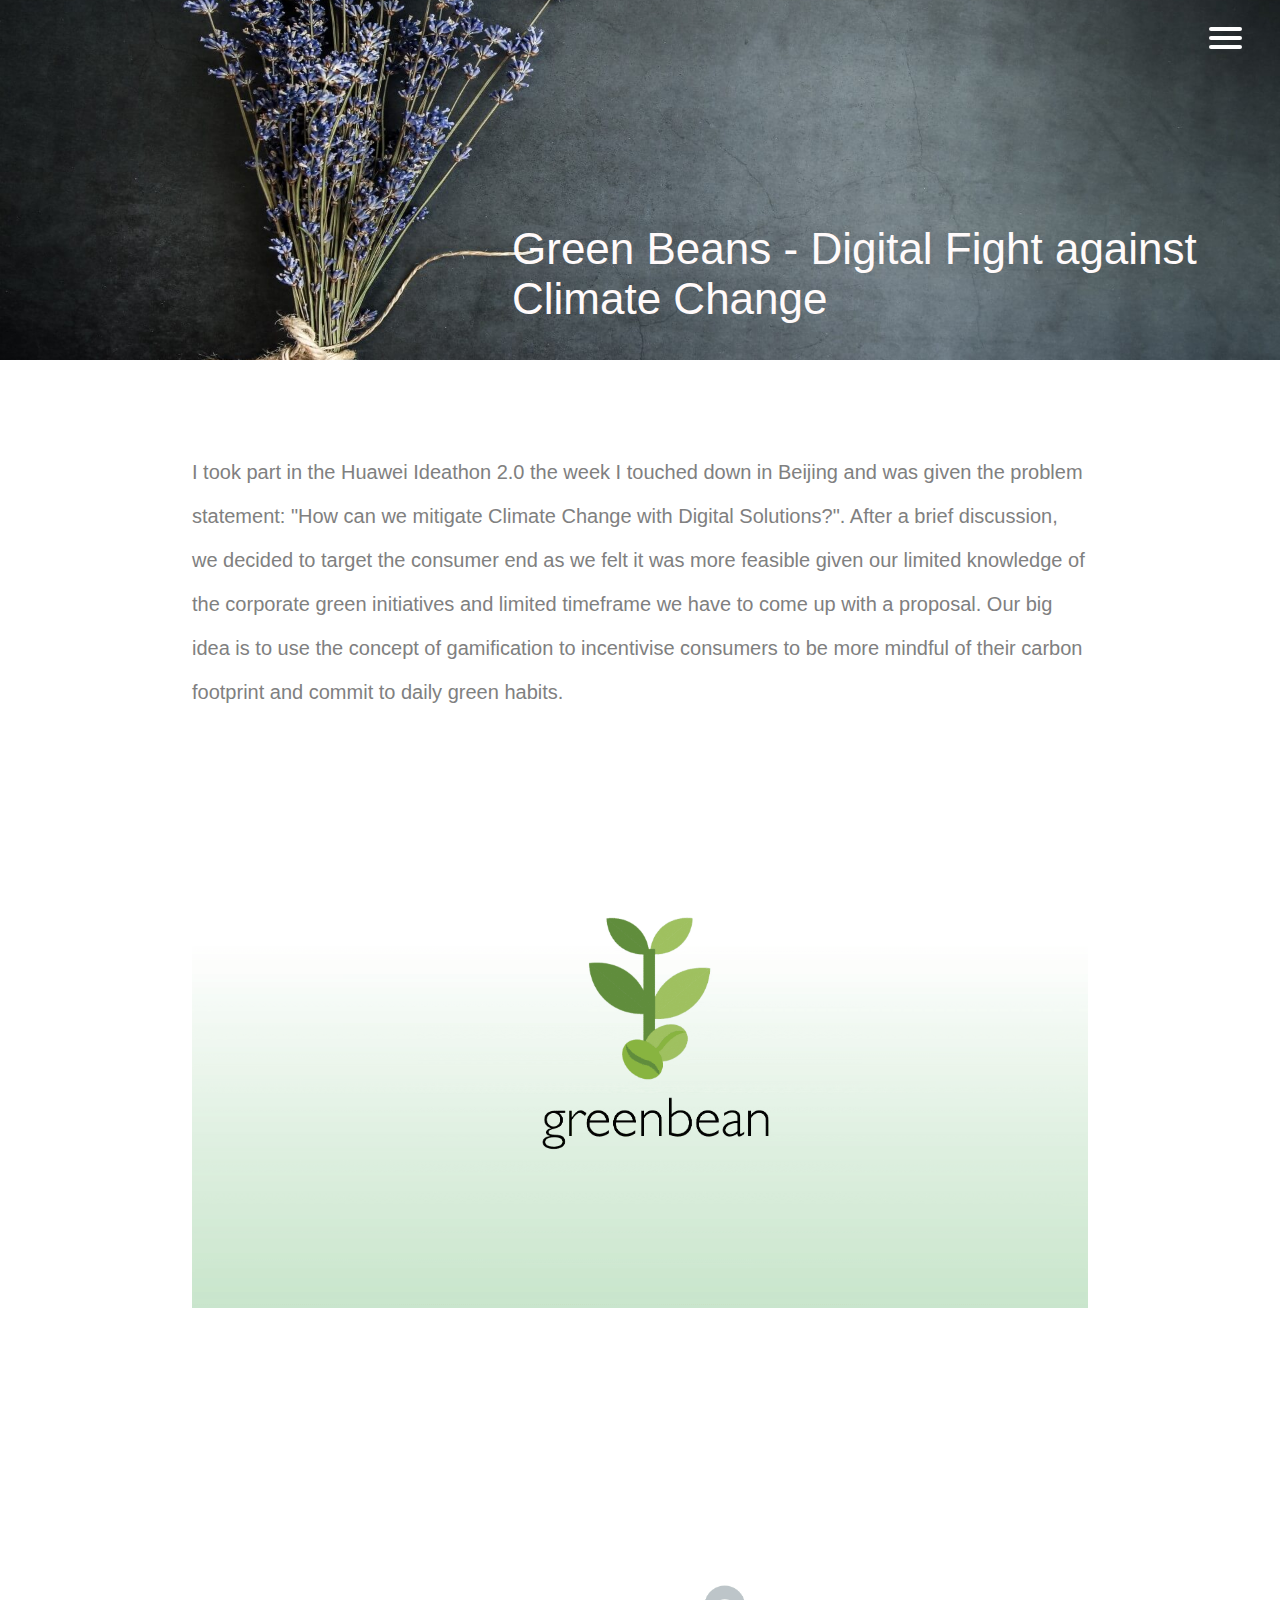
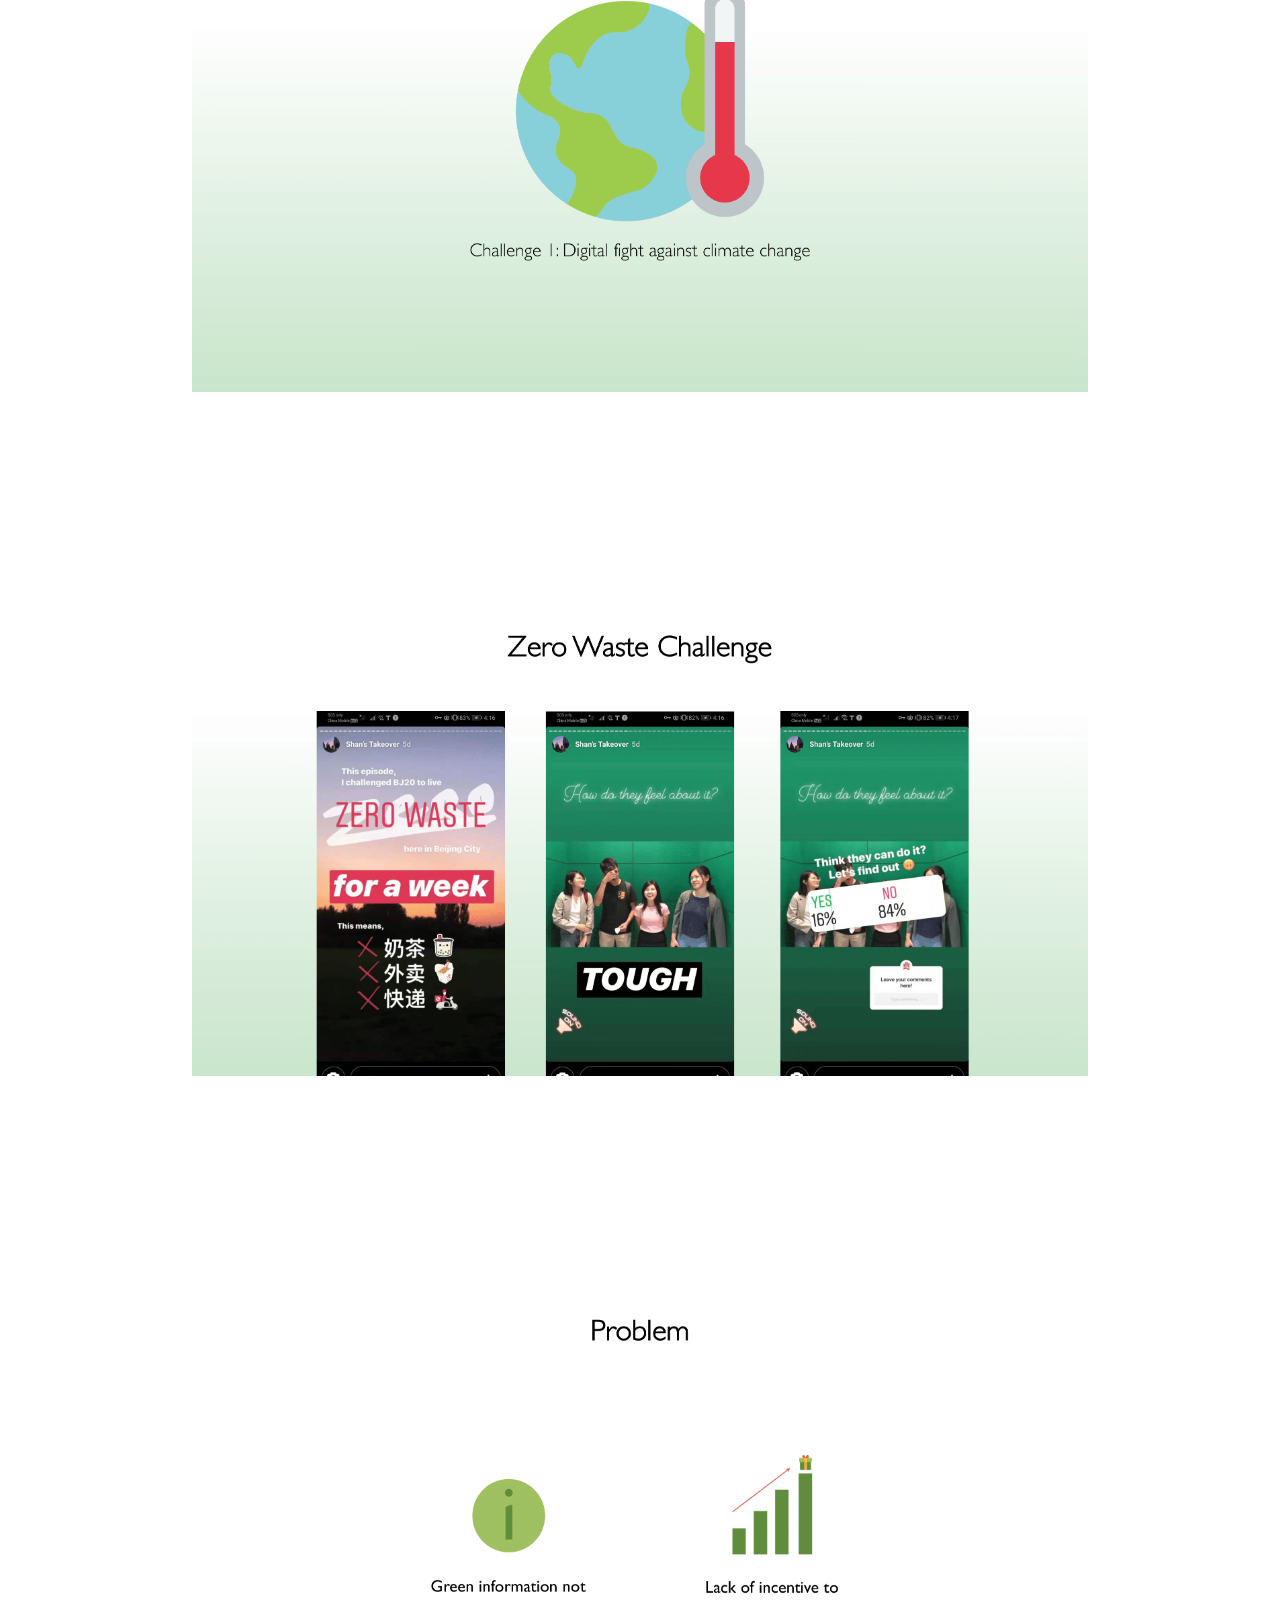
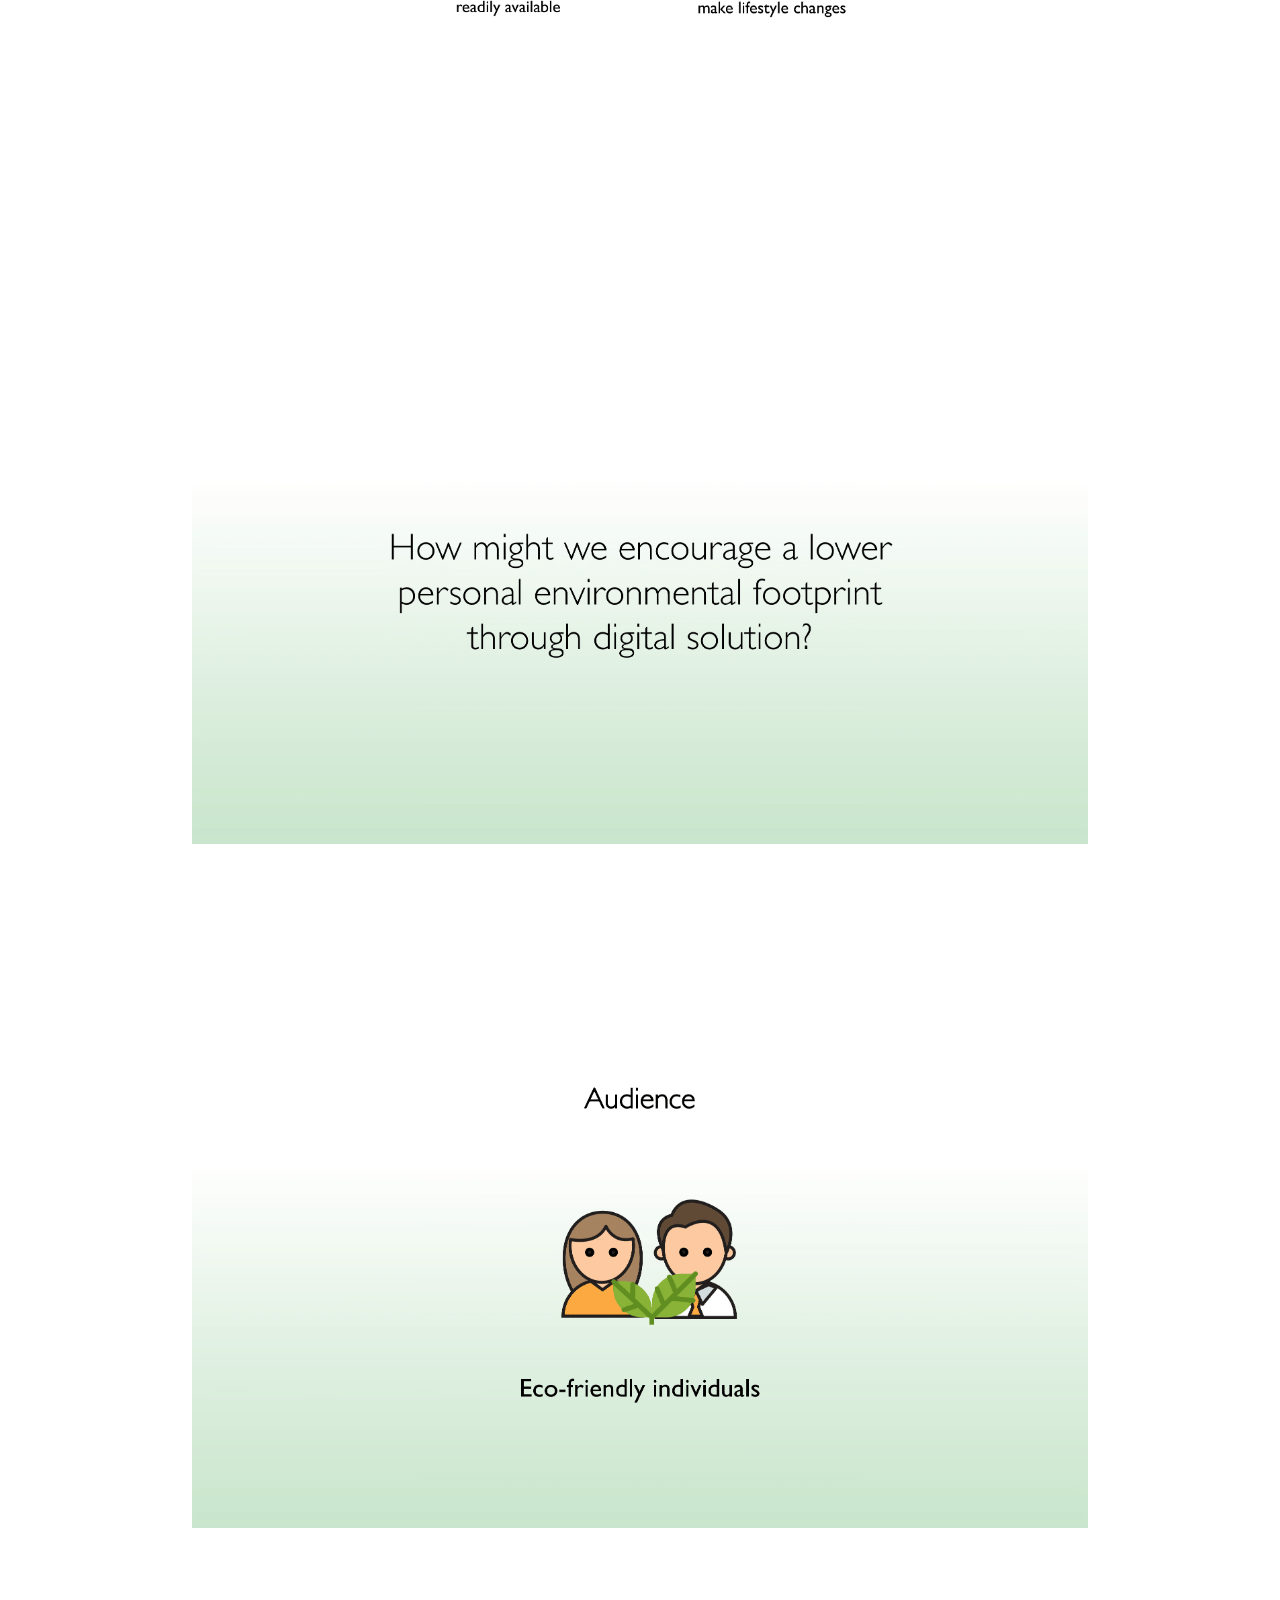
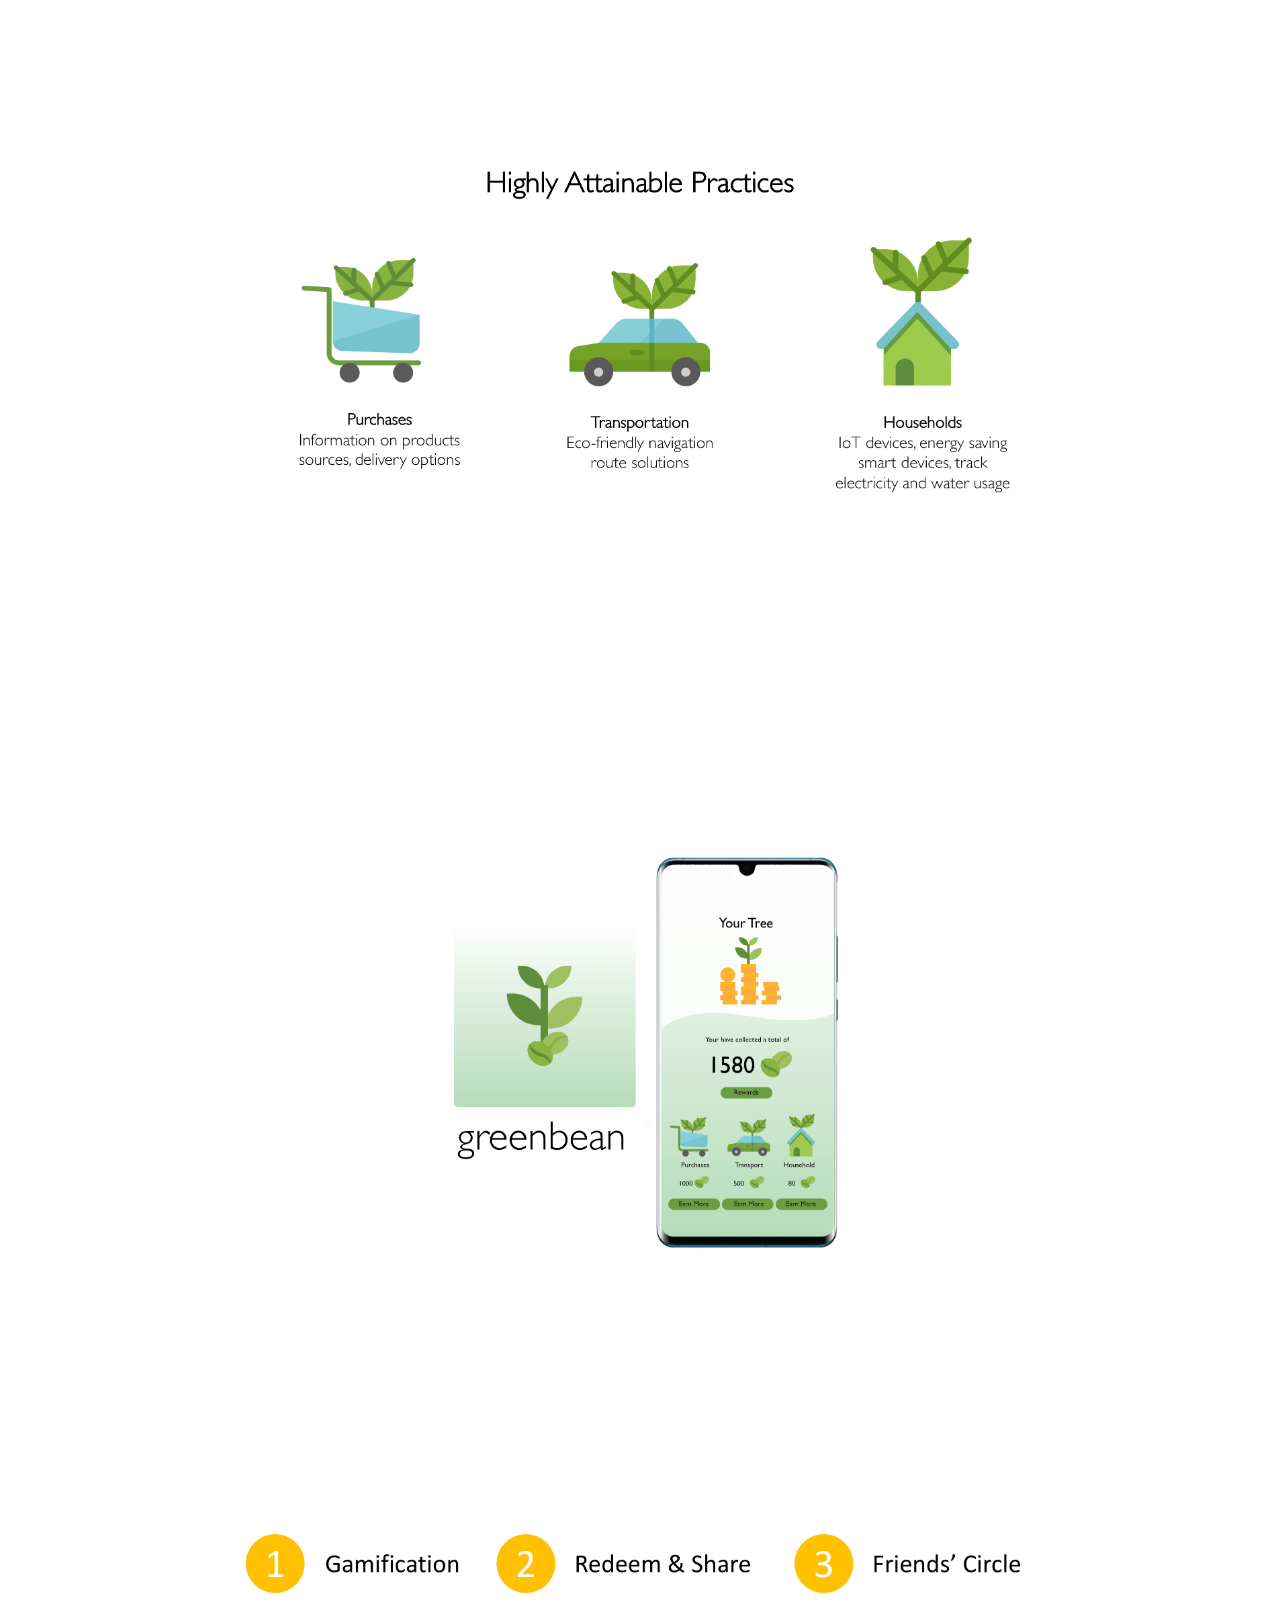
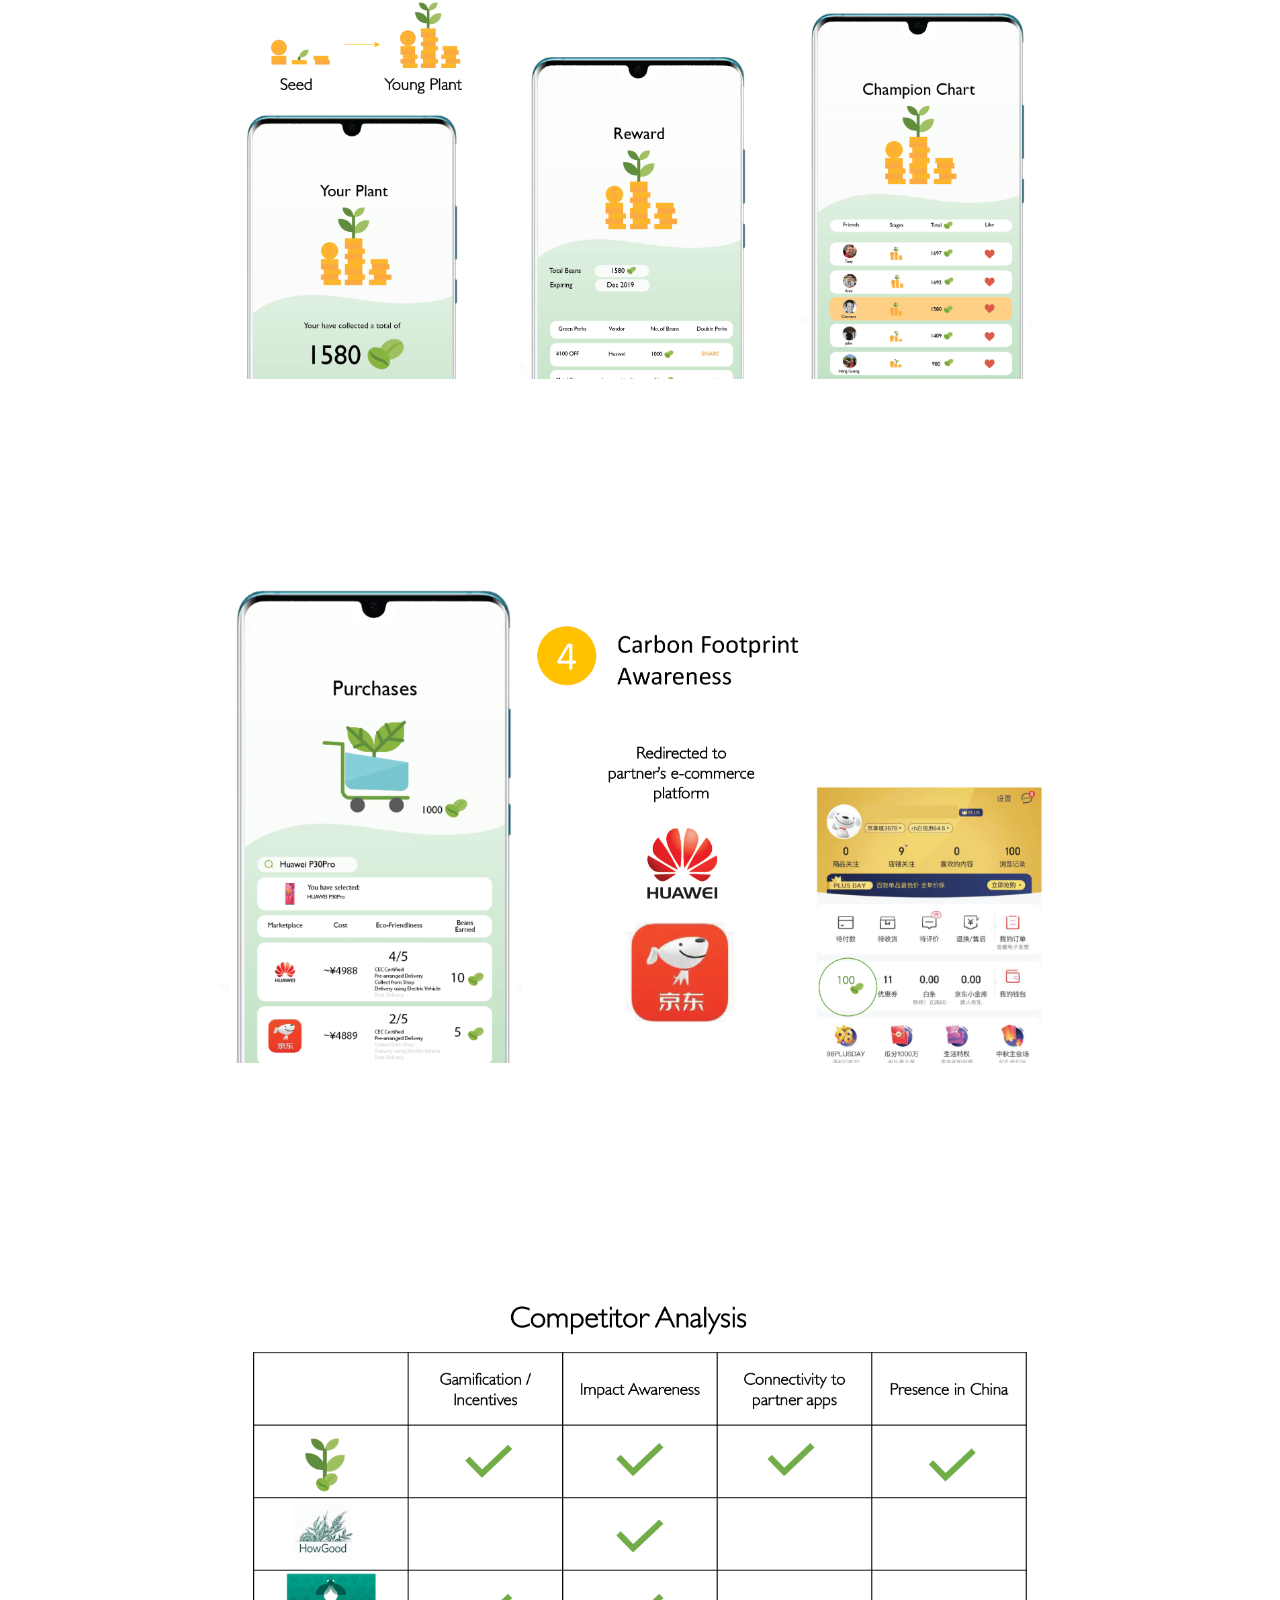
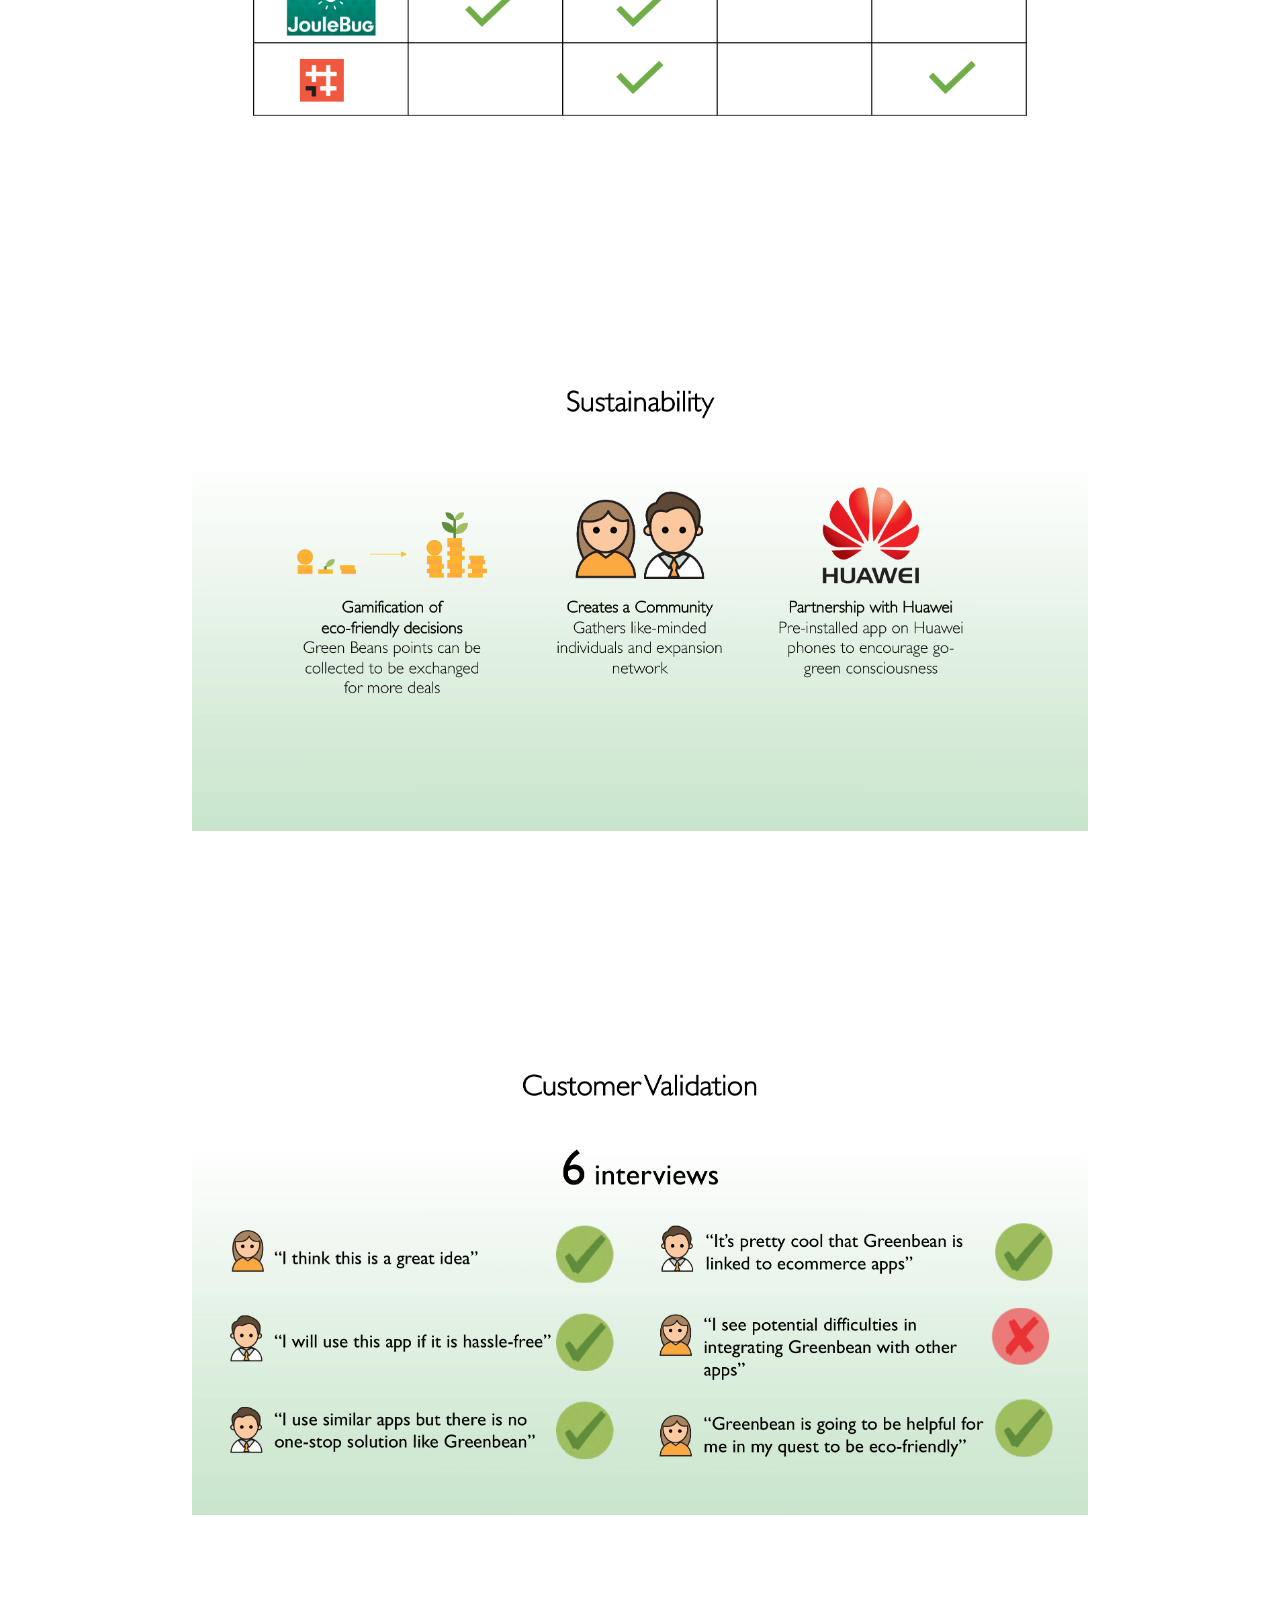
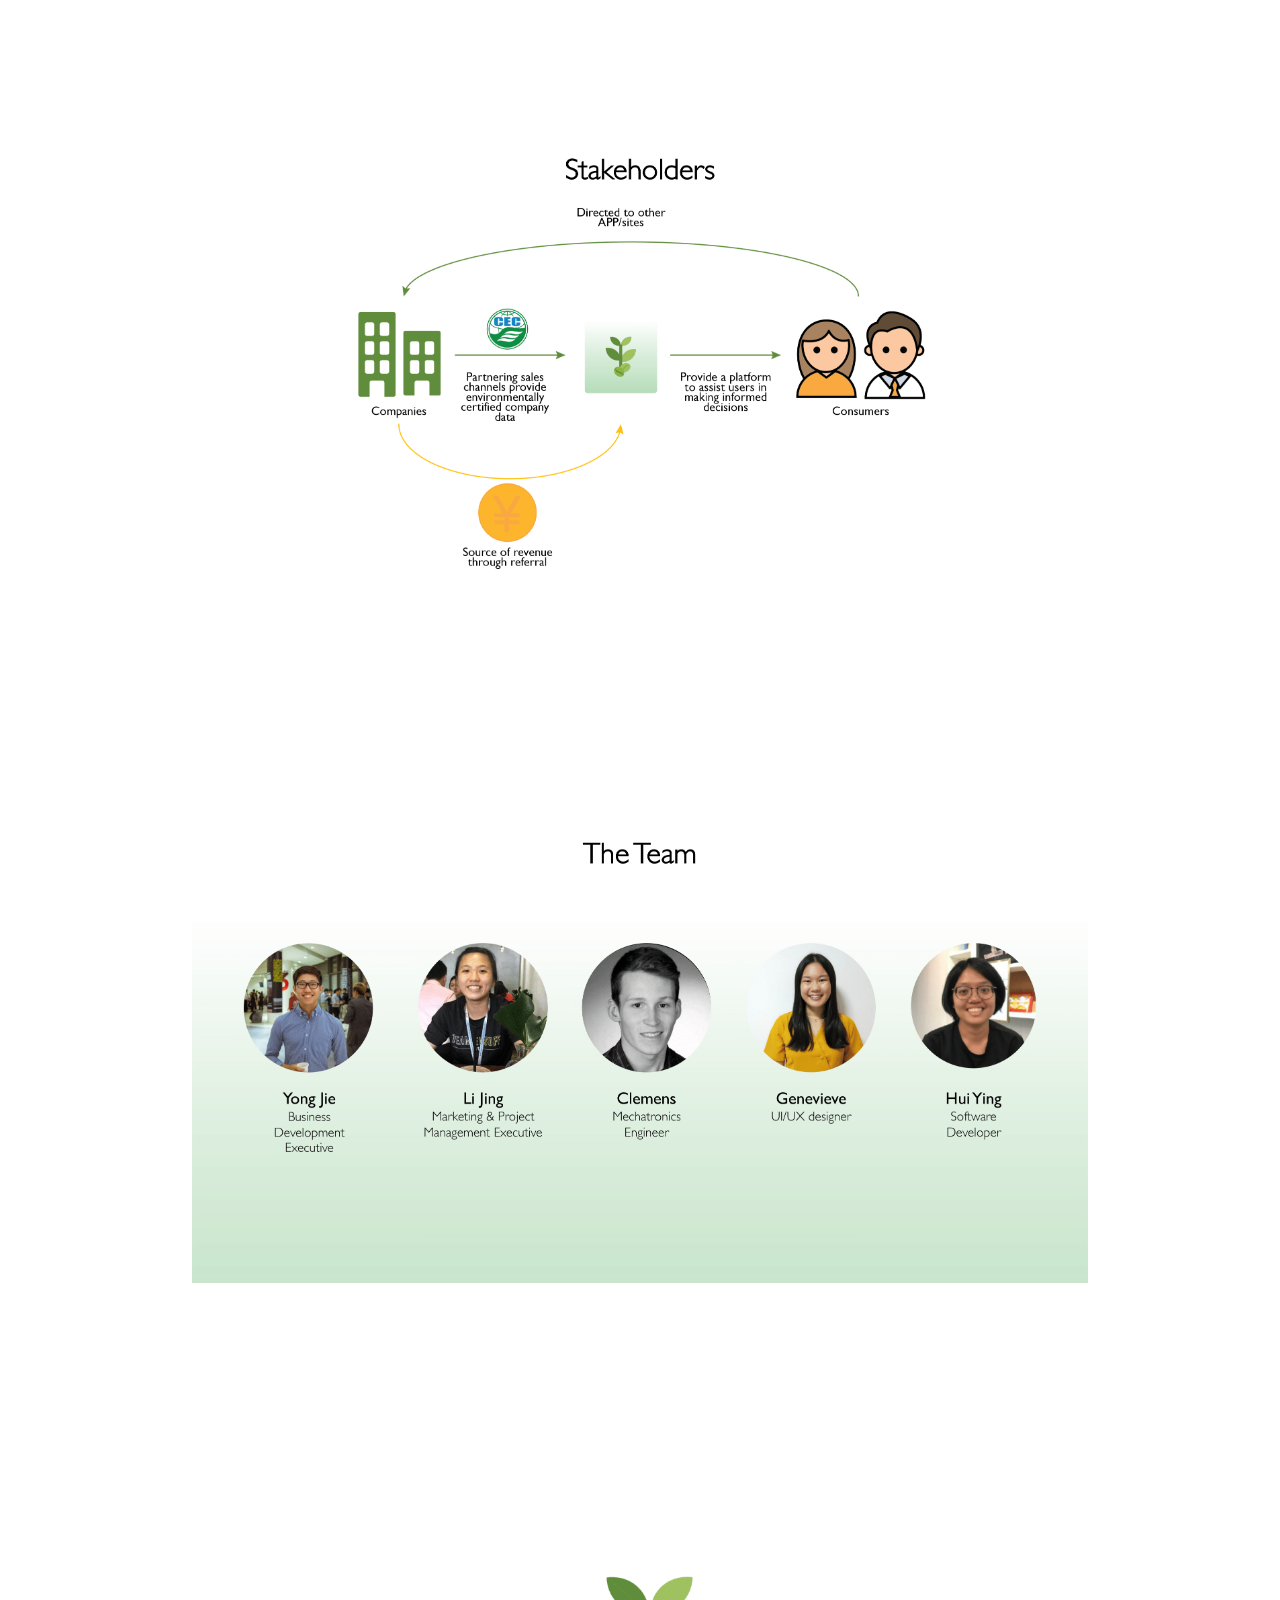
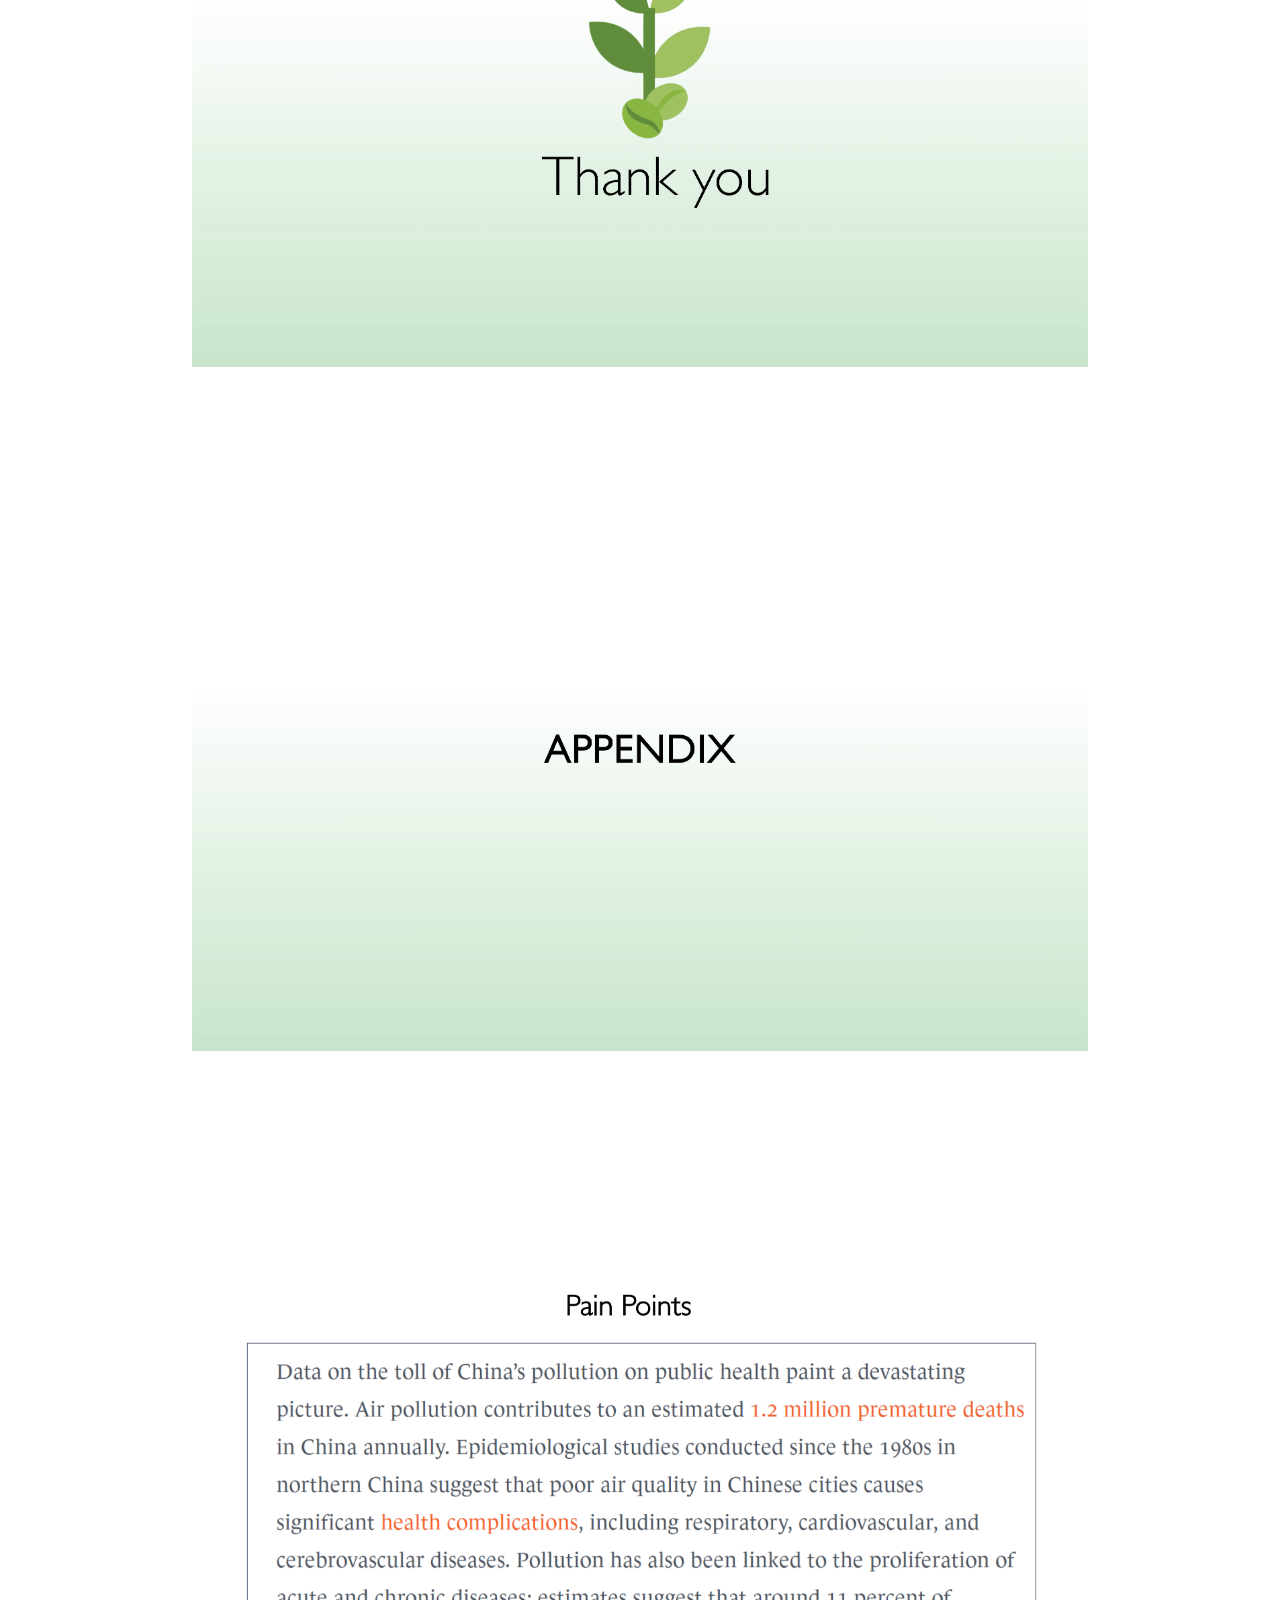
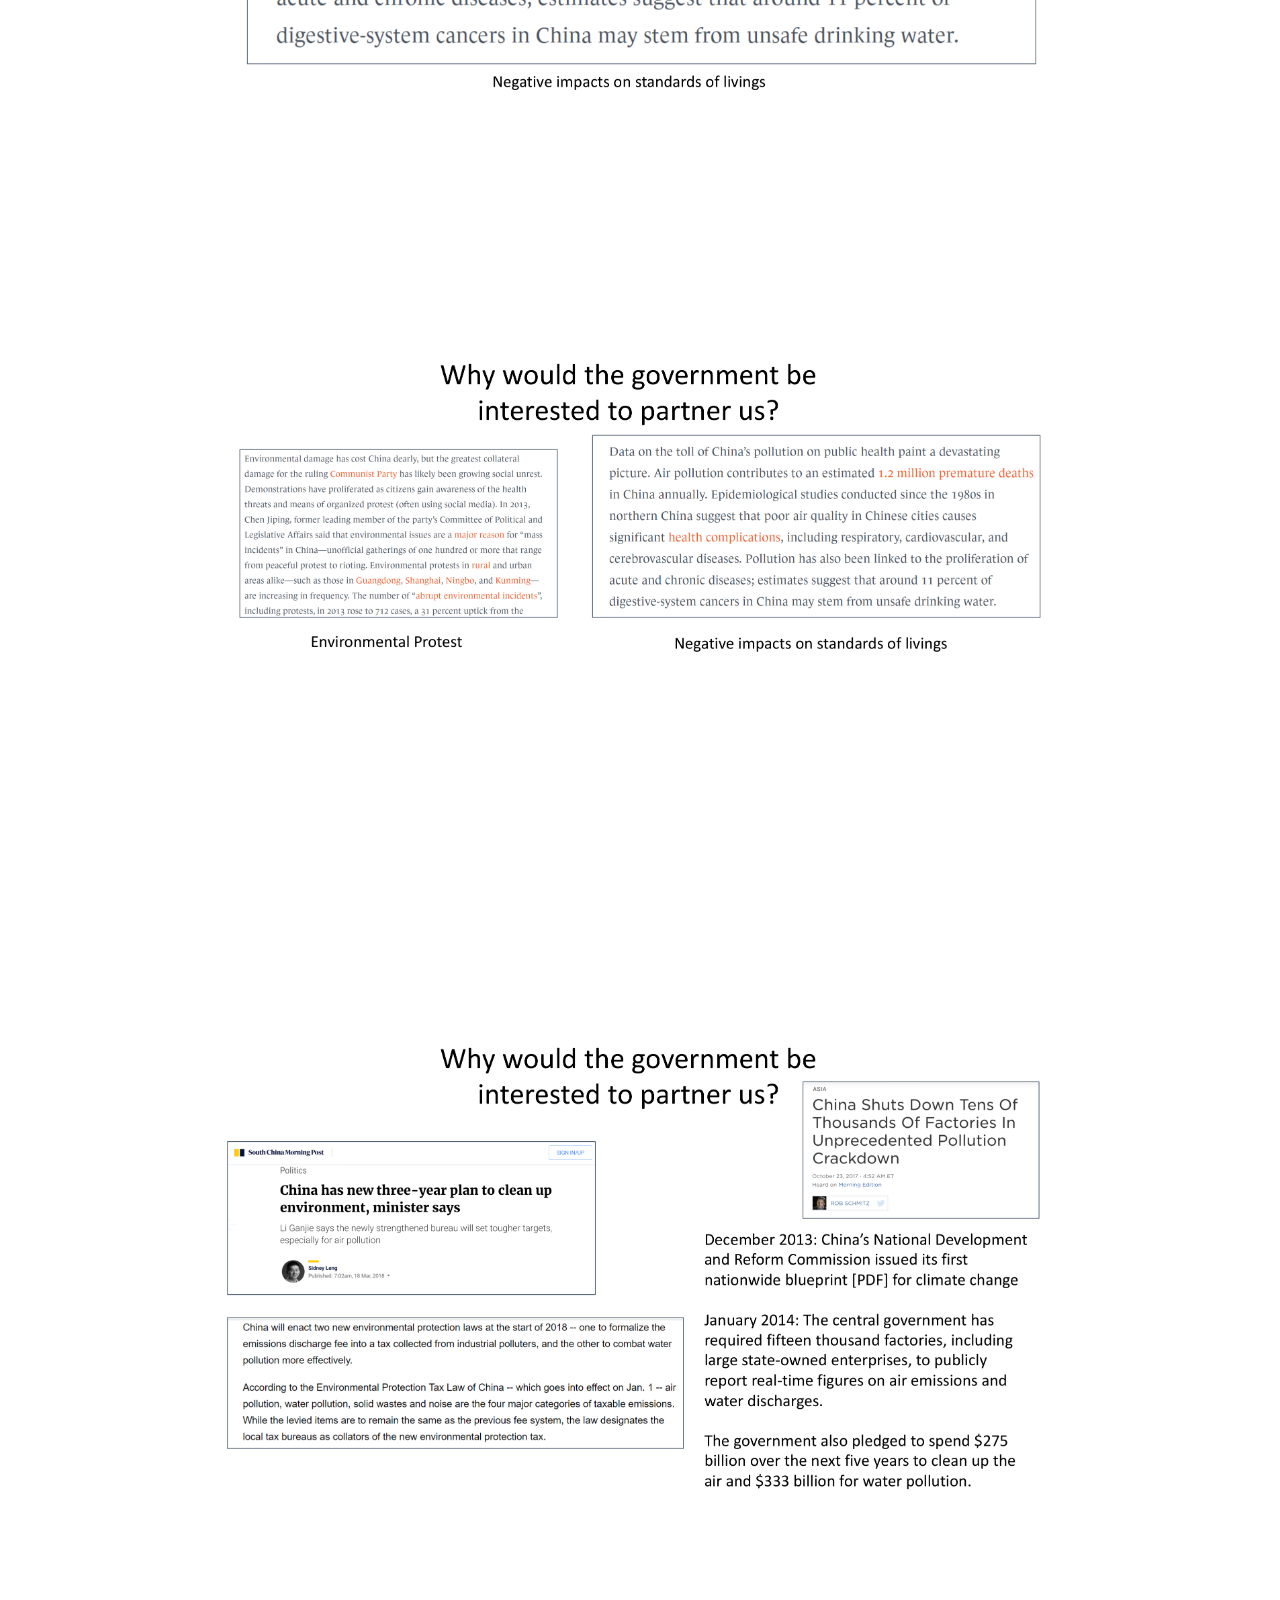
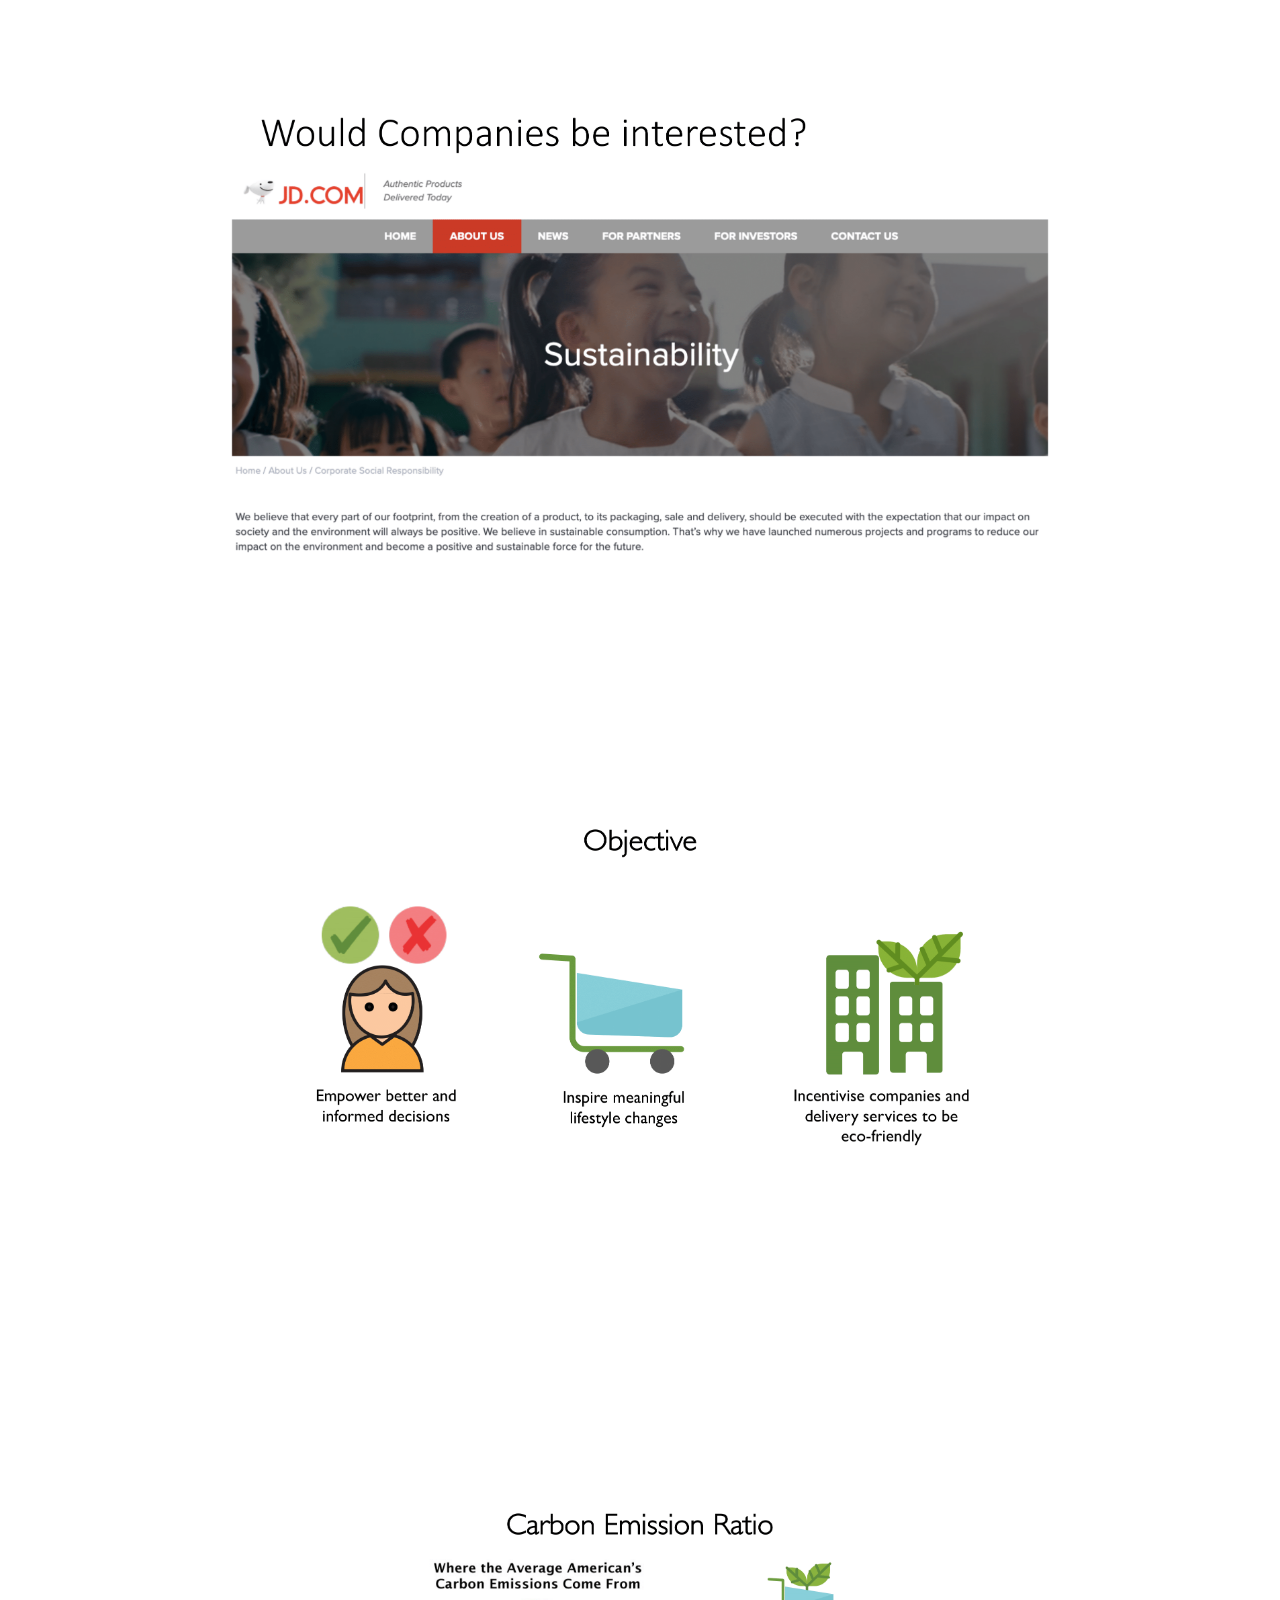
<file: portfolio/Green_Beans/green_beans.html>
<!DOCTYPE html>
<html lang="en">
    </html>

<head>
    <meta charset='utf-8'>
    <meta name="viewport" content="width=device-width, initial-scale=1.0">
    <link rel="stylesheet" href="../../style.css">
    <link rel="stylesheet" href="https://use.fontawesome.com/releases/v5.7.2/css/all.css">
    <link rel="apple-touch-icon" sizes="180x180" href="photo/apple-touch-icon.png">
    <link rel="icon" type="image/png" sizes="32x32" href="photo/favicon-32x32.png">
    <link rel="icon" type="image/png" sizes="16x16" href="photo/favicon-16x16.png">
    <link rel="manifest" href="/site.webmanifest">   
    
    <title>Wee Yong Jie | Dr Tako</title>
</head>

    <body>
        <nav role='navigation'>
            <div id='menuToggle'>
                <input type='checkbox' />
                <span></span>
                <span></span>
                <span></span>
                    <ul id='menu'>
                        <li><a href='../../index.html'>About</a></li>
                        <li><a href='../../portfolio.html'>Portfolio</a></li>
                        <li><a href='../../life.html'>Life</a></li>
                    </ul>
            </div>
        </nav>

        <div class='portfolio-inside-image'>
            <p class='portfolio-inside-title'>Green Beans - Digital Fight against Climate Change</p>
        </div>
    
    <div class='portfolio-inside-description'>
            <p>
                I took part in the Huawei Ideathon 2.0 the week I touched down in Beijing and was given the problem statement: "How can we mitigate Climate Change with Digital Solutions?".
                After a brief discussion, we decided to target the consumer end as we felt it was more feasible given our limited knowledge of the corporate green initiatives and limited
                timeframe we have to come up with a proposal. Our big idea is to use the concept of gamification to incentivise consumers to be more mindful of their carbon footprint and 
                commit to daily green habits.
            </p>
        </div>
    
    <div class='portfolio-inside-many-photos'>
            <img src='Team 2 greenbeans-01.png' class='gallery_img' />
            <img src='Team 2 greenbeans-02.png' class='gallery_img' />
            <img src='Team 2 greenbeans-03.png' class='gallery_img' />
            <img src='Team 2 greenbeans-04.png' class='gallery_img' />
            <img src='Team 2 greenbeans-05.png' class='gallery_img' />
            <img src='Team 2 greenbeans-06.png' class='gallery_img' />
            <img src='Team 2 greenbeans-07.png' class='gallery_img' />
            <img src='Team 2 greenbeans-08.png' class='gallery_img' />
            <img src='Team 2 greenbeans-09.png' class='gallery_img' />
            <img src='Team 2 greenbeans-10.png' class='gallery_img' />
            <img src='Team 2 greenbeans-11.png' class='gallery_img' />
            <img src='Team 2 greenbeans-12.png' class='gallery_img' />
            <img src='Team 2 greenbeans-13.png' class='gallery_img' />
            <img src='Team 2 greenbeans-14.png' class='gallery_img' />
            <img src='Team 2 greenbeans-15.png' class='gallery_img' />
            <img src='Team 2 greenbeans-16.png' class='gallery_img' />
            <img src='Team 2 greenbeans-17.png' class='gallery_img' />
            <img src='Team 2 greenbeans-18.png' class='gallery_img' />
            <img src='Team 2 greenbeans-19.png' class='gallery_img' />
            <img src='Team 2 greenbeans-20.png' class='gallery_img' />
            <img src='Team 2 greenbeans-21.png' class='gallery_img' />
            <img src='Team 2 greenbeans-22.png' class='gallery_img' />
            <img src='Team 2 greenbeans-23.png' class='gallery_img' />
            <img src='Team 2 greenbeans-24.png' class='gallery_img' />
            <img src='Team 2 greenbeans-25.png' class='gallery_img' />
            <img src='Team 2 greenbeans-26.png' class='gallery_img' />
            <img src='Team 2 greenbeans-27.png' class='gallery_img' />
            <img src='Team 2 greenbeans-28.png' class='gallery_img' />
            <img src='Team 2 greenbeans-29.png' class='gallery_img' />
            <img src='Team 2 greenbeans-30.png' class='gallery_img' />
            <img src='Team 2 greenbeans-31.png' class='gallery_img' />
            <img src='Team 2 greenbeans-32.png' class='gallery_img' />
        </div>

    <hr>

    <div class='container_row'>
        <div class='container_column'> <p><b>Contact</b></p> <p>Email: weeyongjie@u.nus.edu</style></div>
        <div class='container_column'><p><b>Follow Me</b> <br> <br>
            <a style="padding-right:12px;" href='https://www.linkedin.com/in/wee-yong-jie/'><i class="fab fa-linkedin-in" style='color:#1B1B1B'></i></a>
            <a style="padding-right:12px;" href='https://medium.com/@weeyongjie'><i class="fab fa-medium-m" style='color:#1B1B1B'></i></a>
            <a style="padding-right:12px;" href='https://www.facebook.com/yongjie.wee.1996/'> <i class="fab fa-facebook-f" style='color:#1B1B1B'></i></a>
            <a style="padding-right:12px;" href='https://www.instagram.com/yj_wee/'> <i class="fab fa-instagram" style='color:#1B1B1B'></i></a>
            </p> 
            </div>
        <div class='container_column'><p><i style='line-height: 30px' style='letter-spacing: 0.1em;'>“A person who is happy is not because everything is right in his life,
             he is happy because his attitude towards everything in his life is right.” 
                                    <br>- Sundar Pichai</i></p></div>
    </div>
       
    </body>
</file>
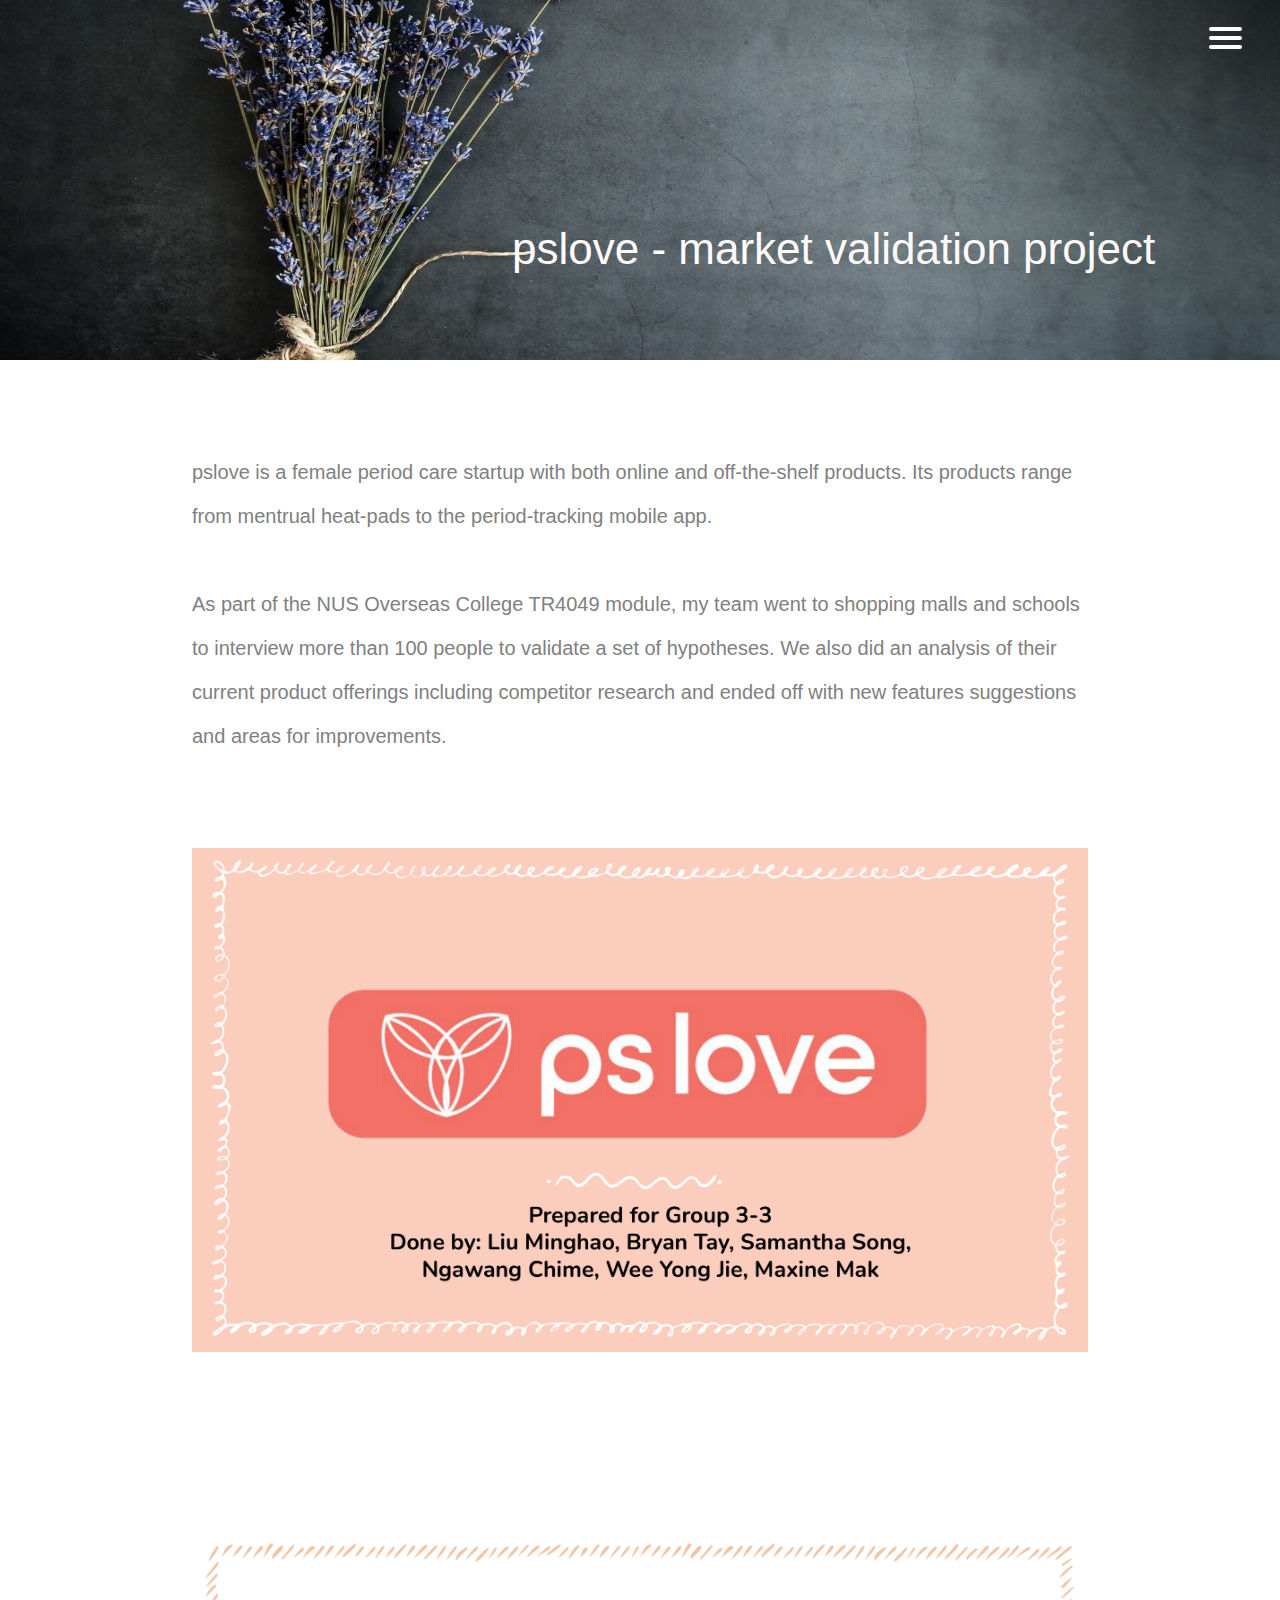
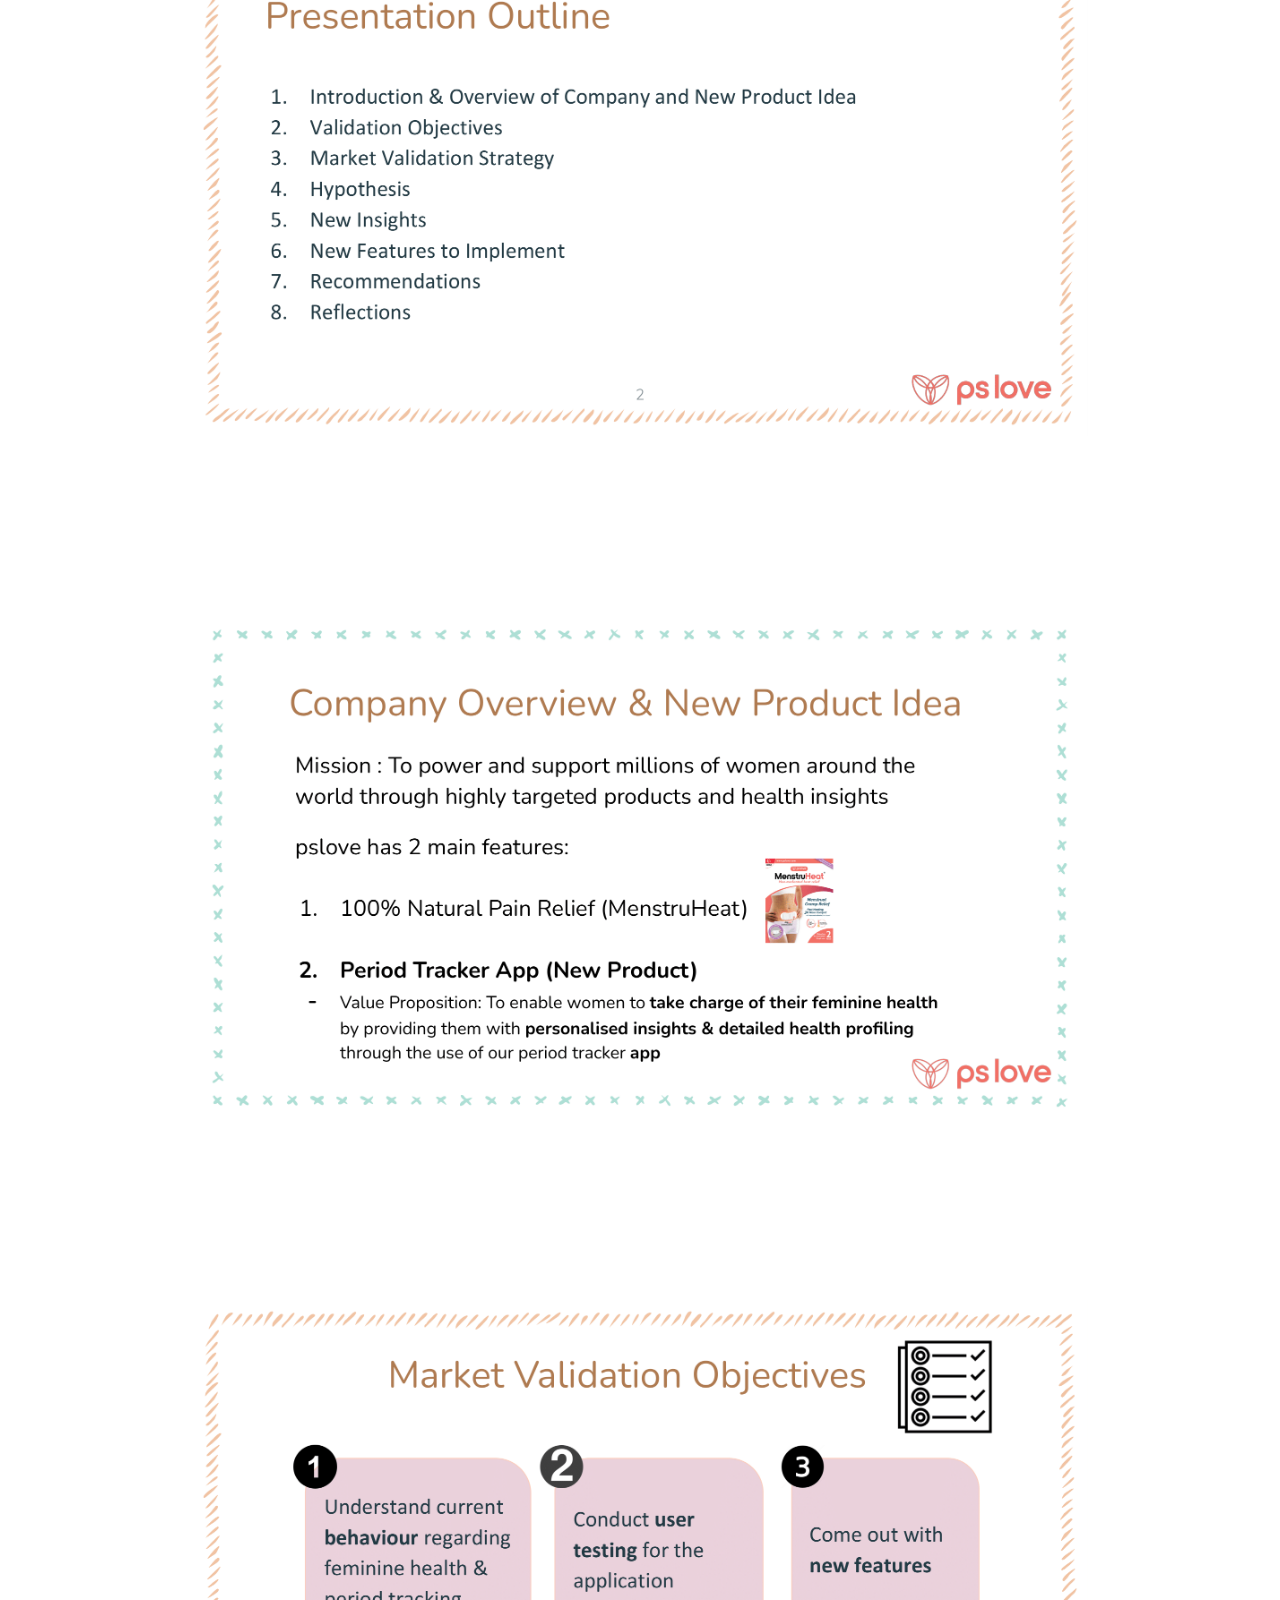
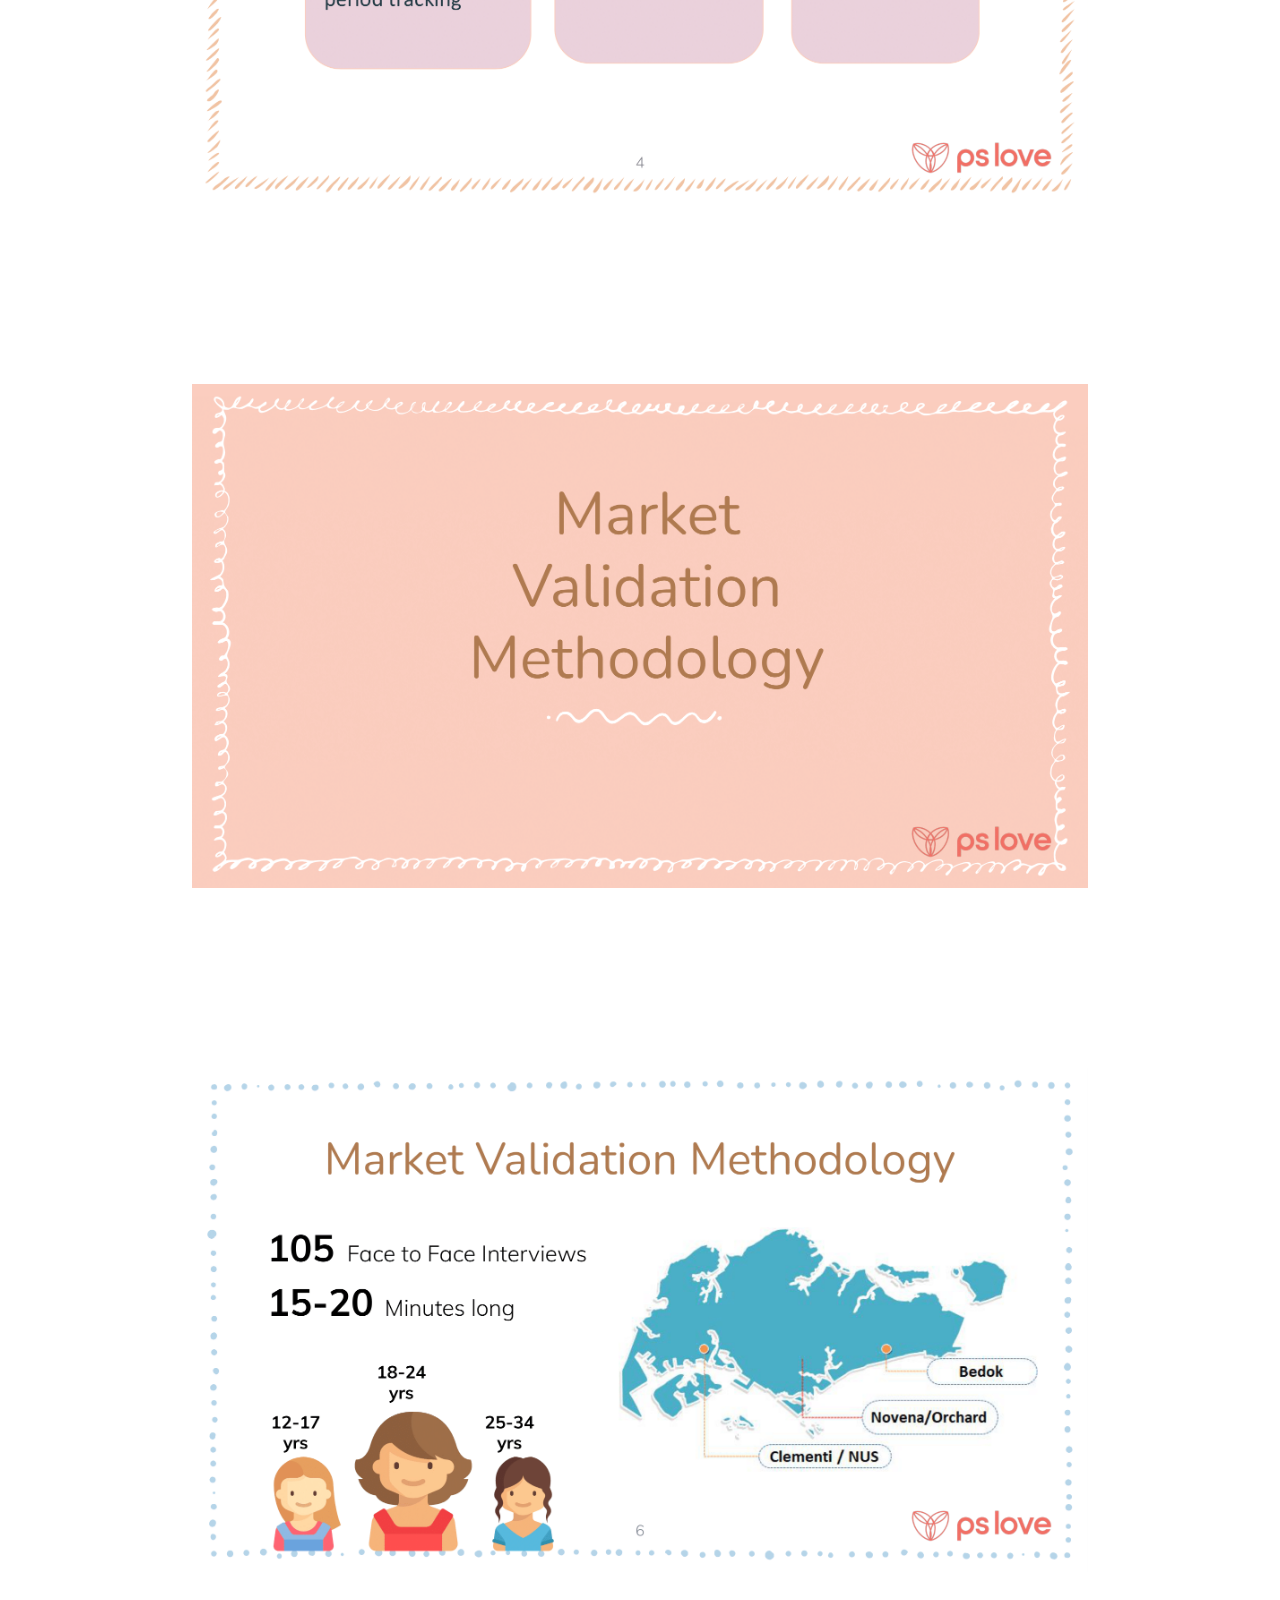
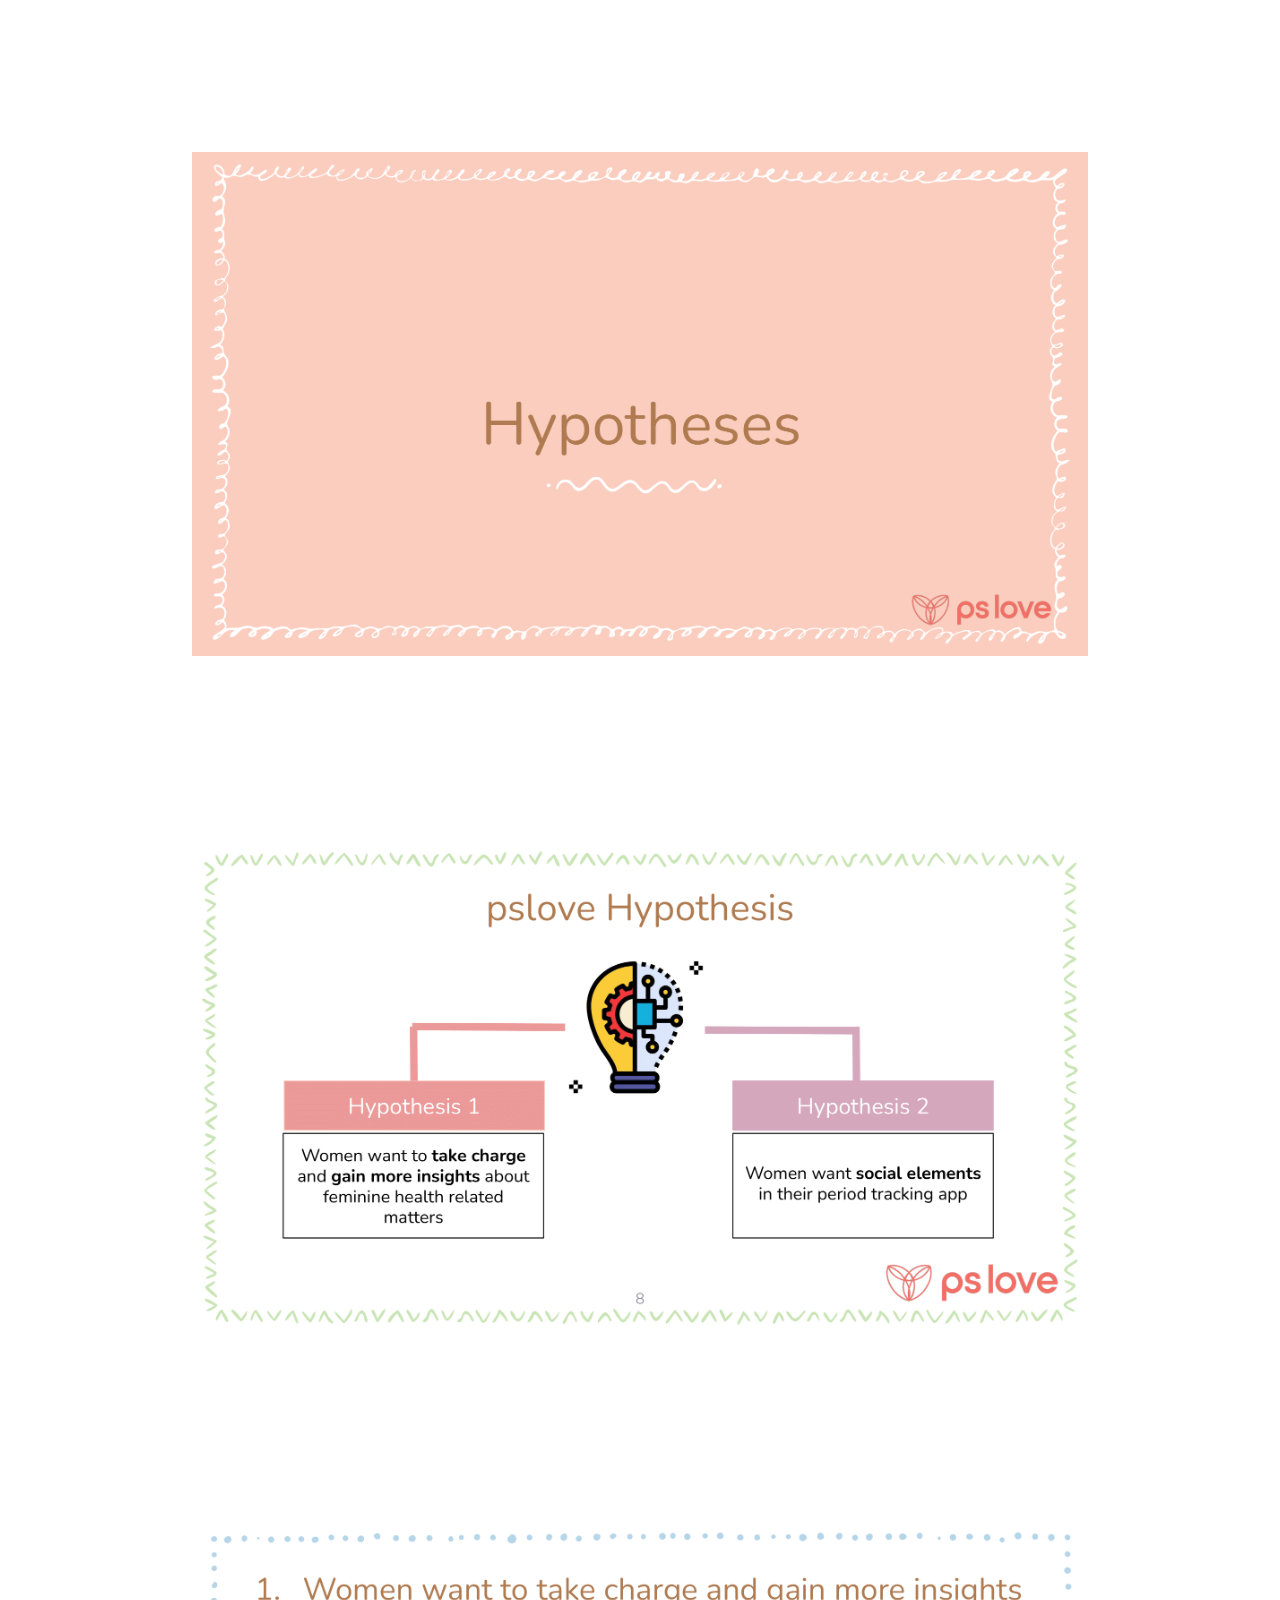
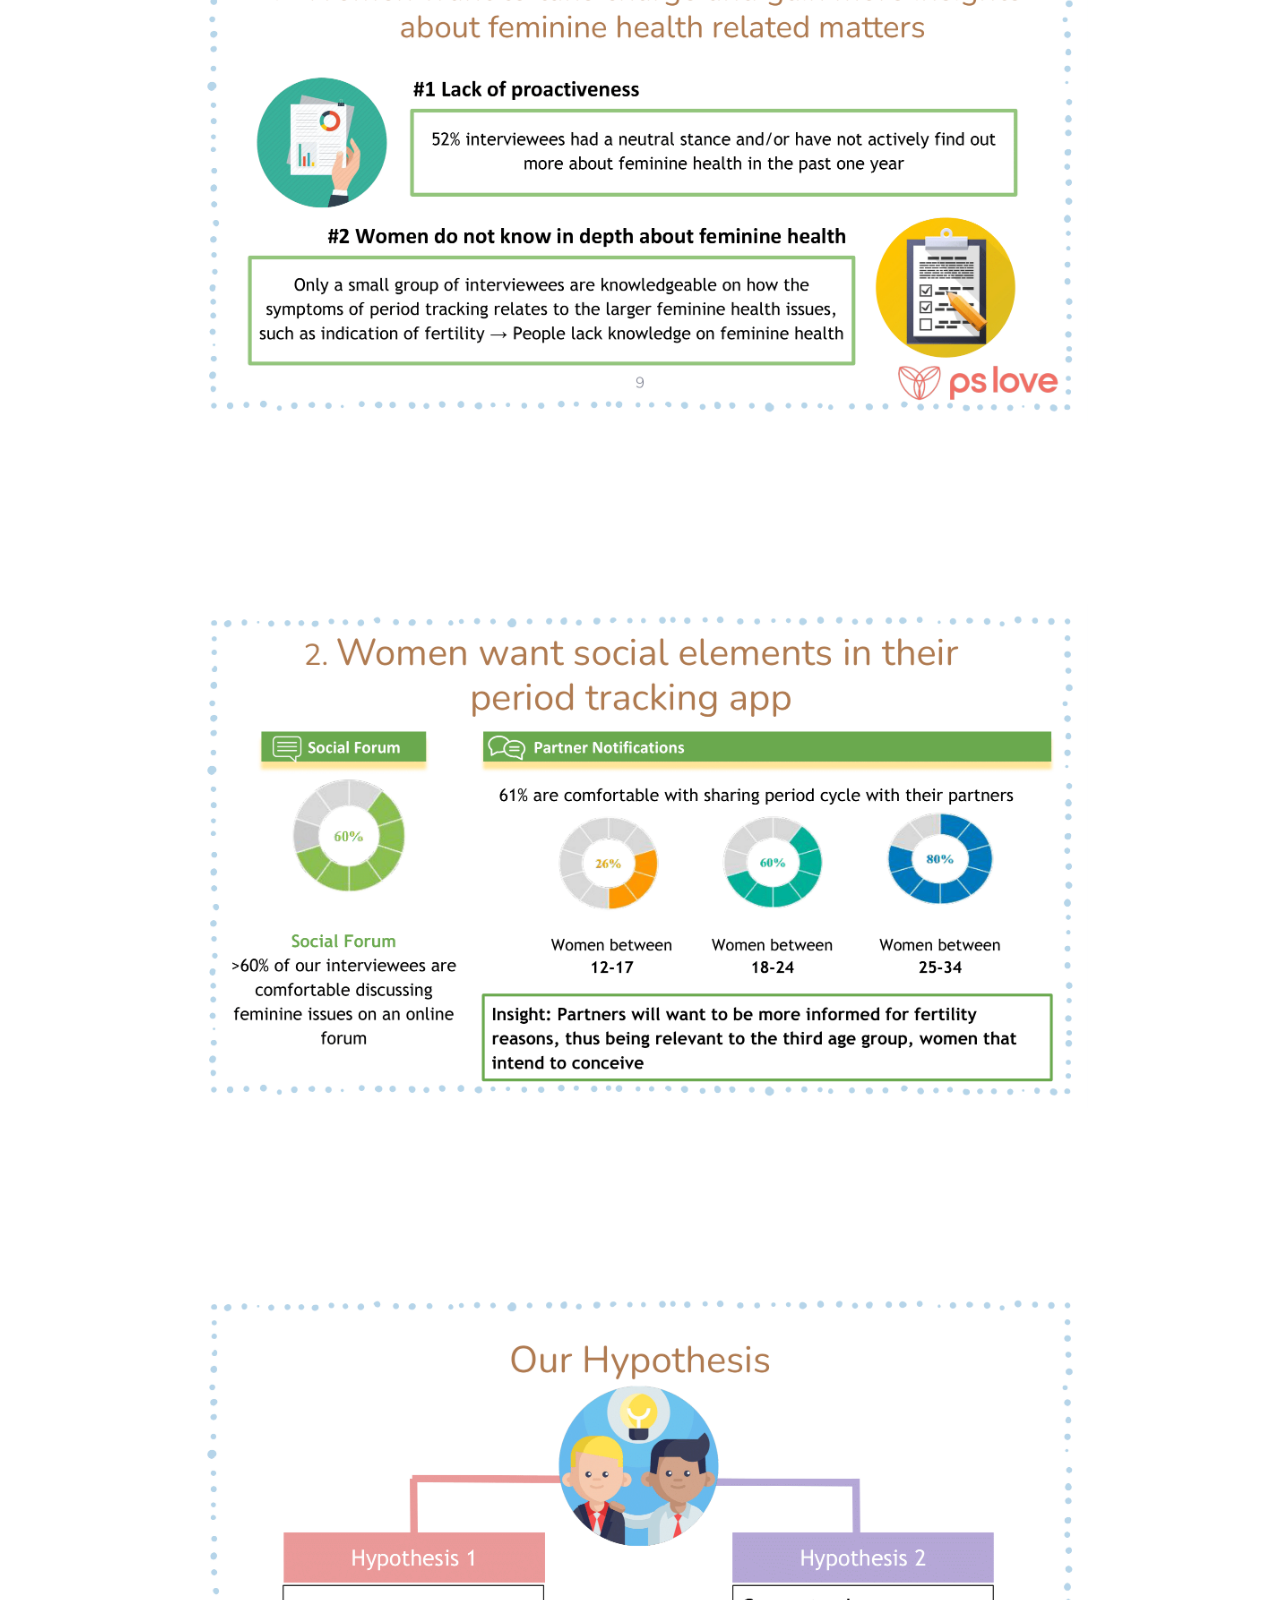
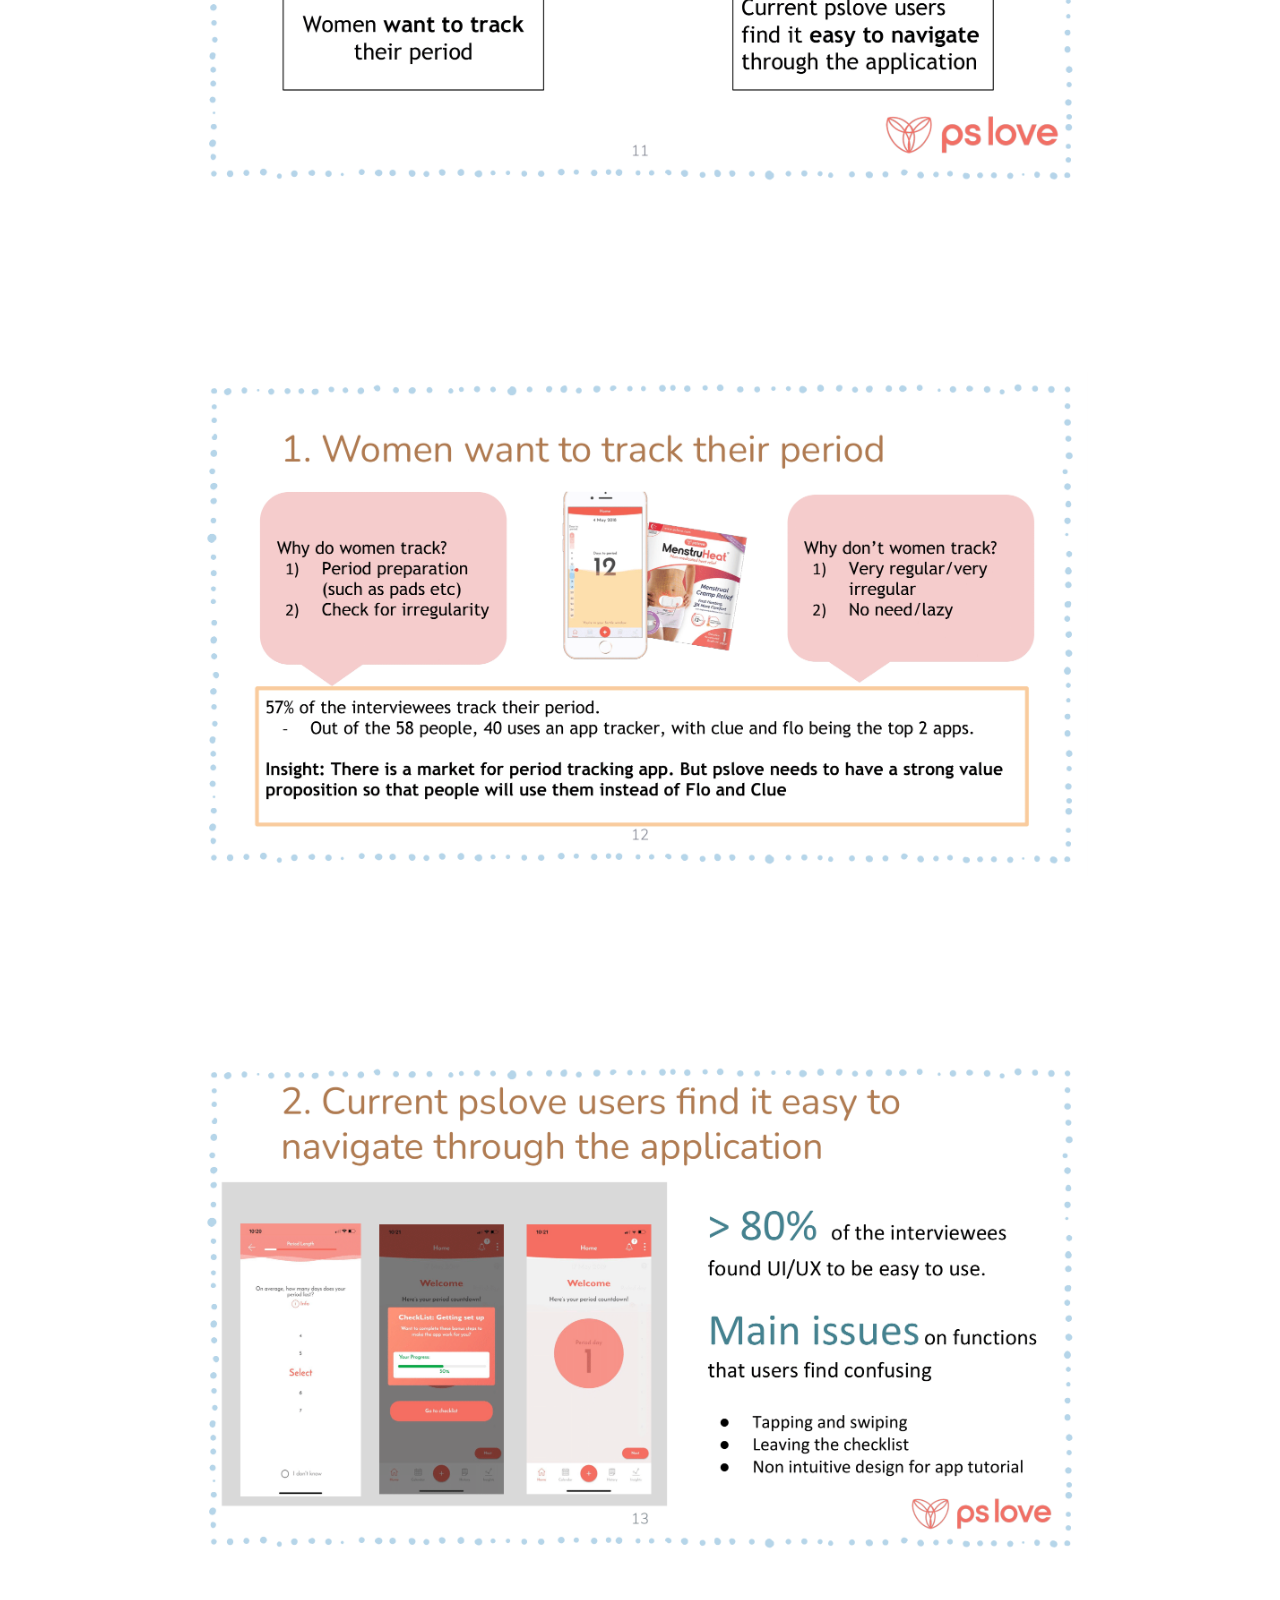
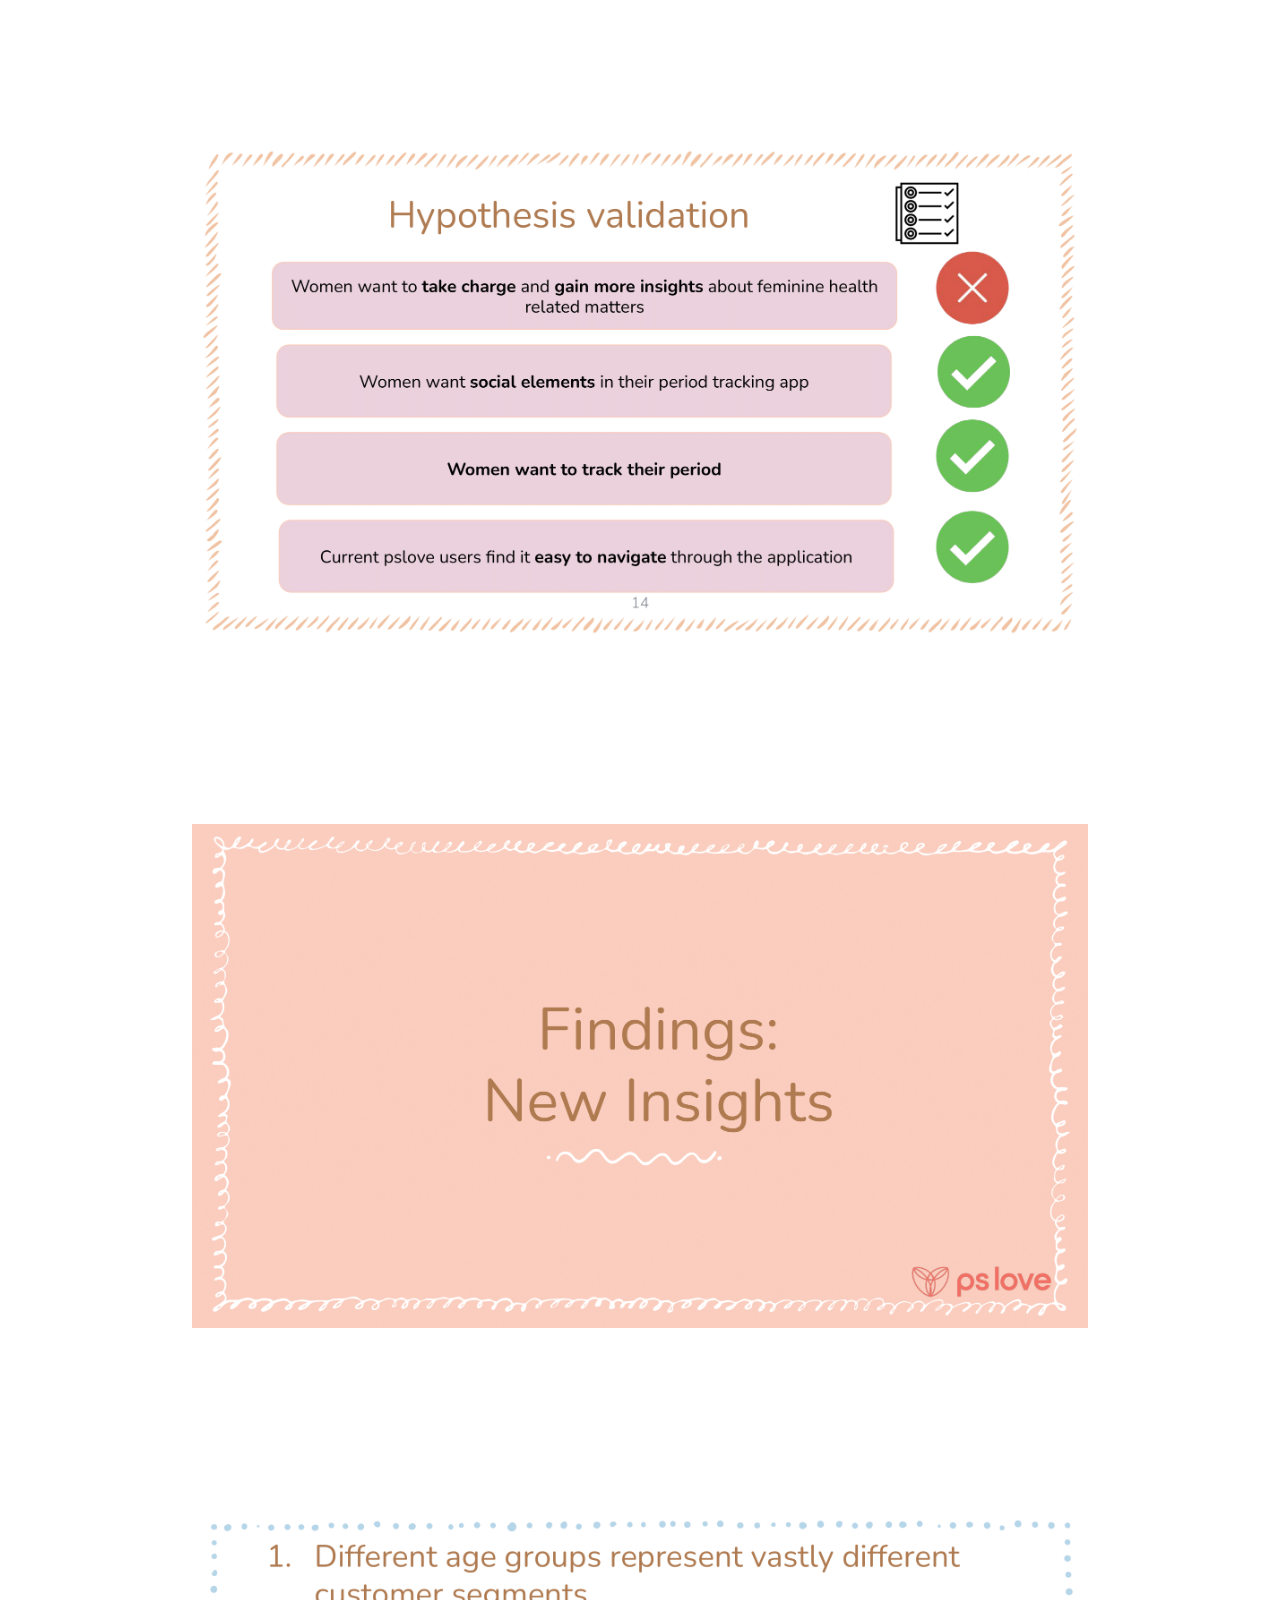
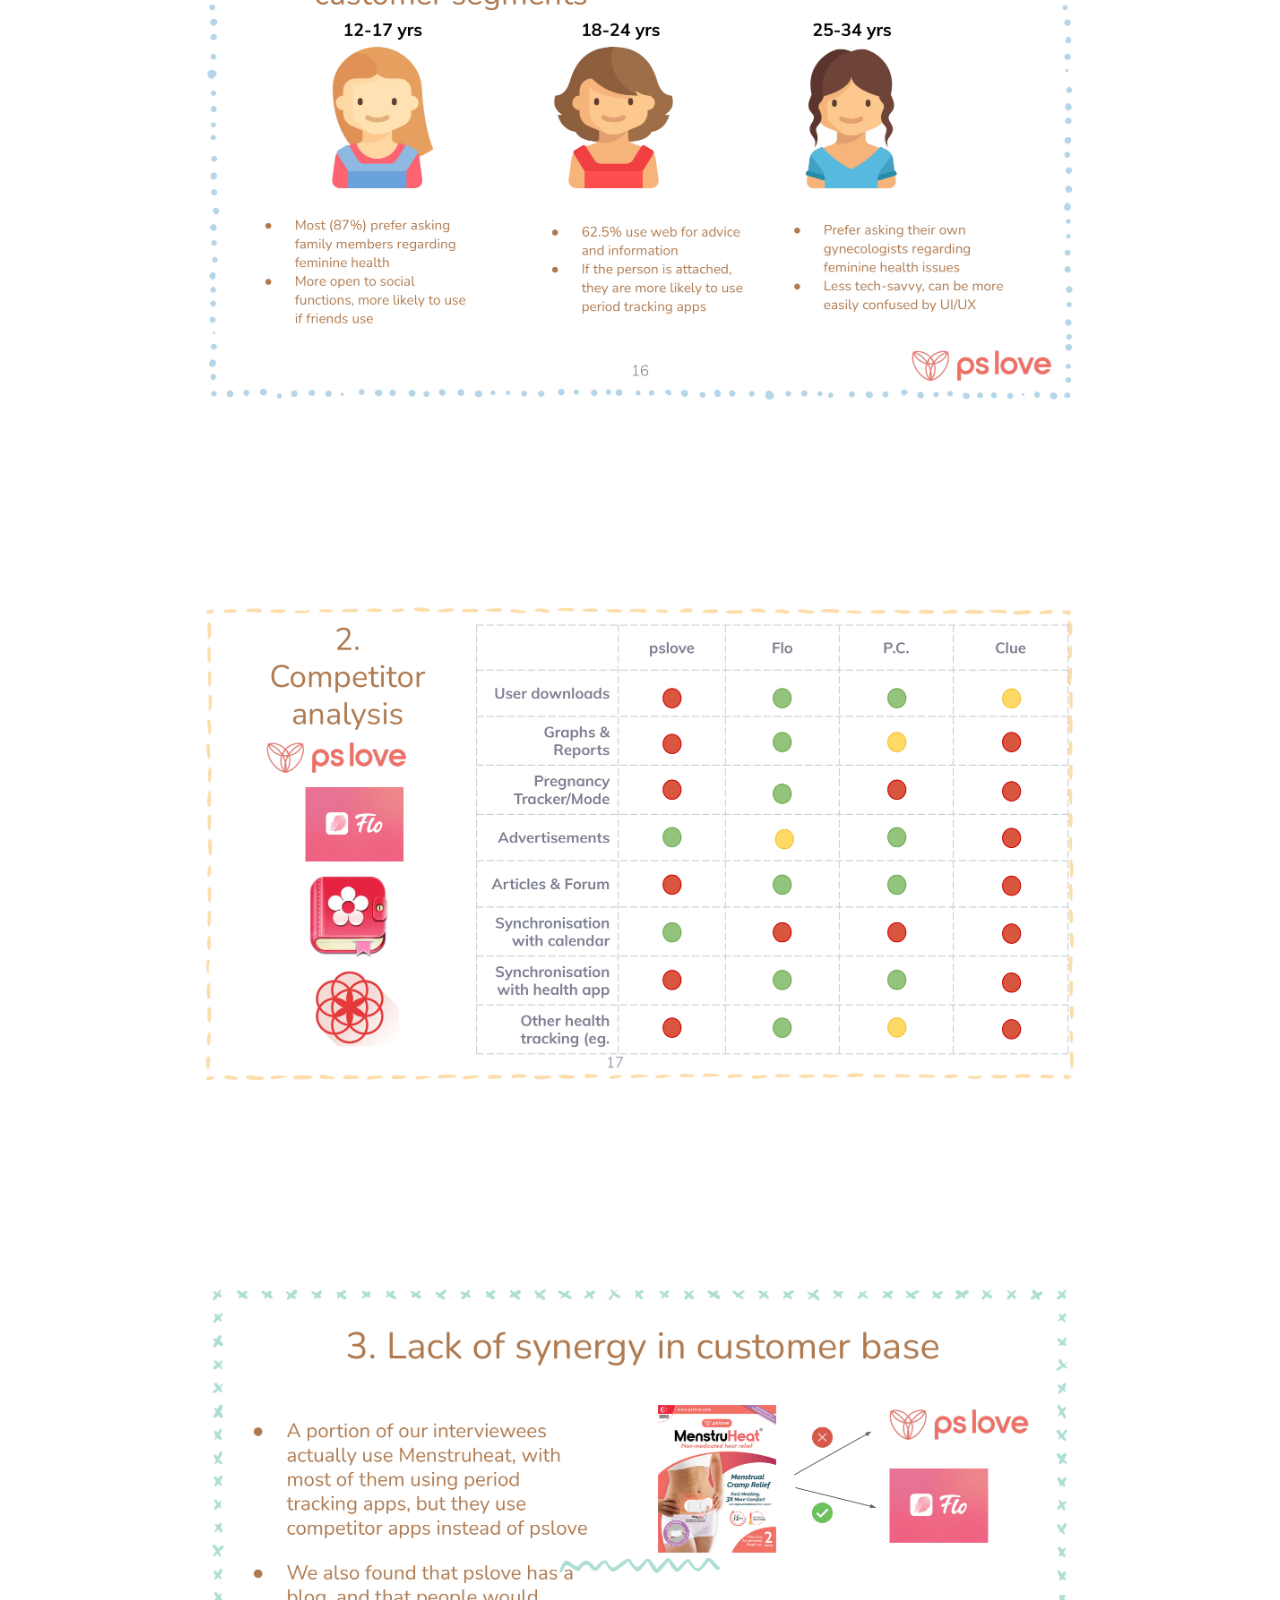
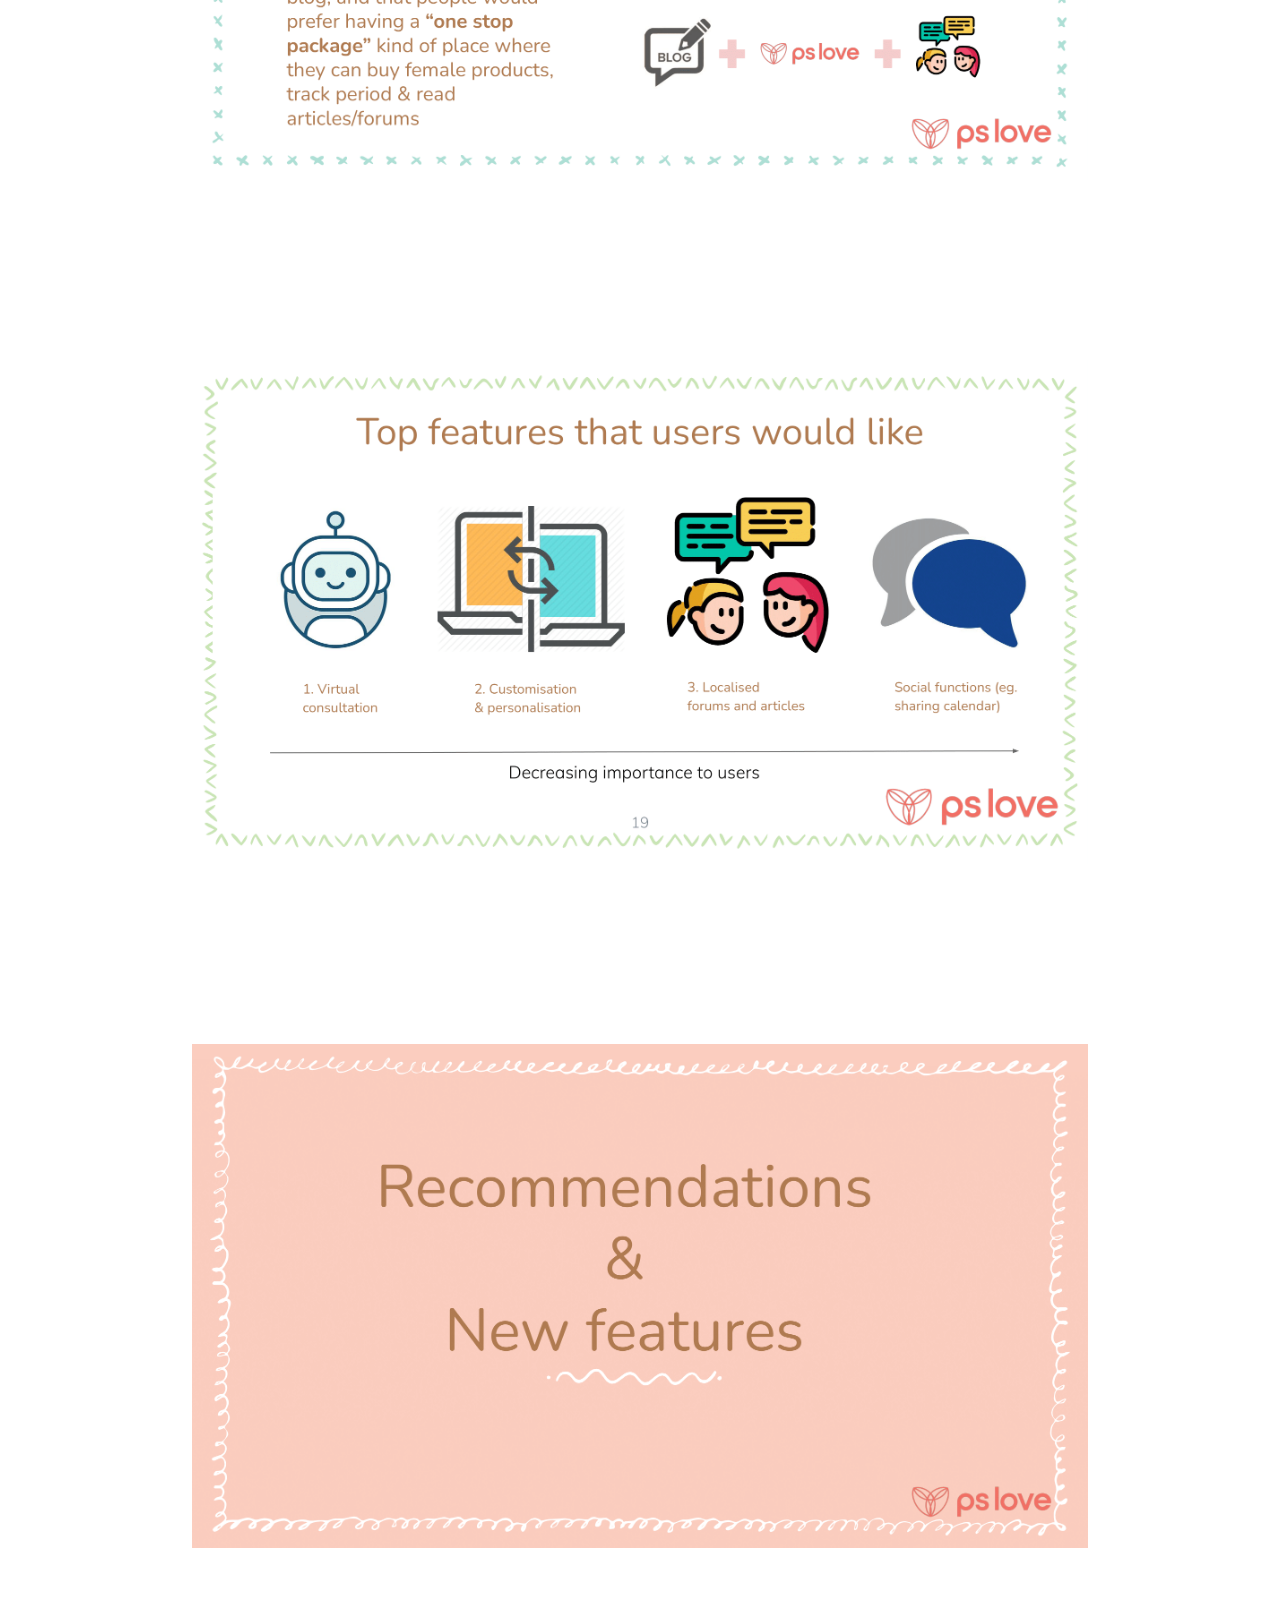
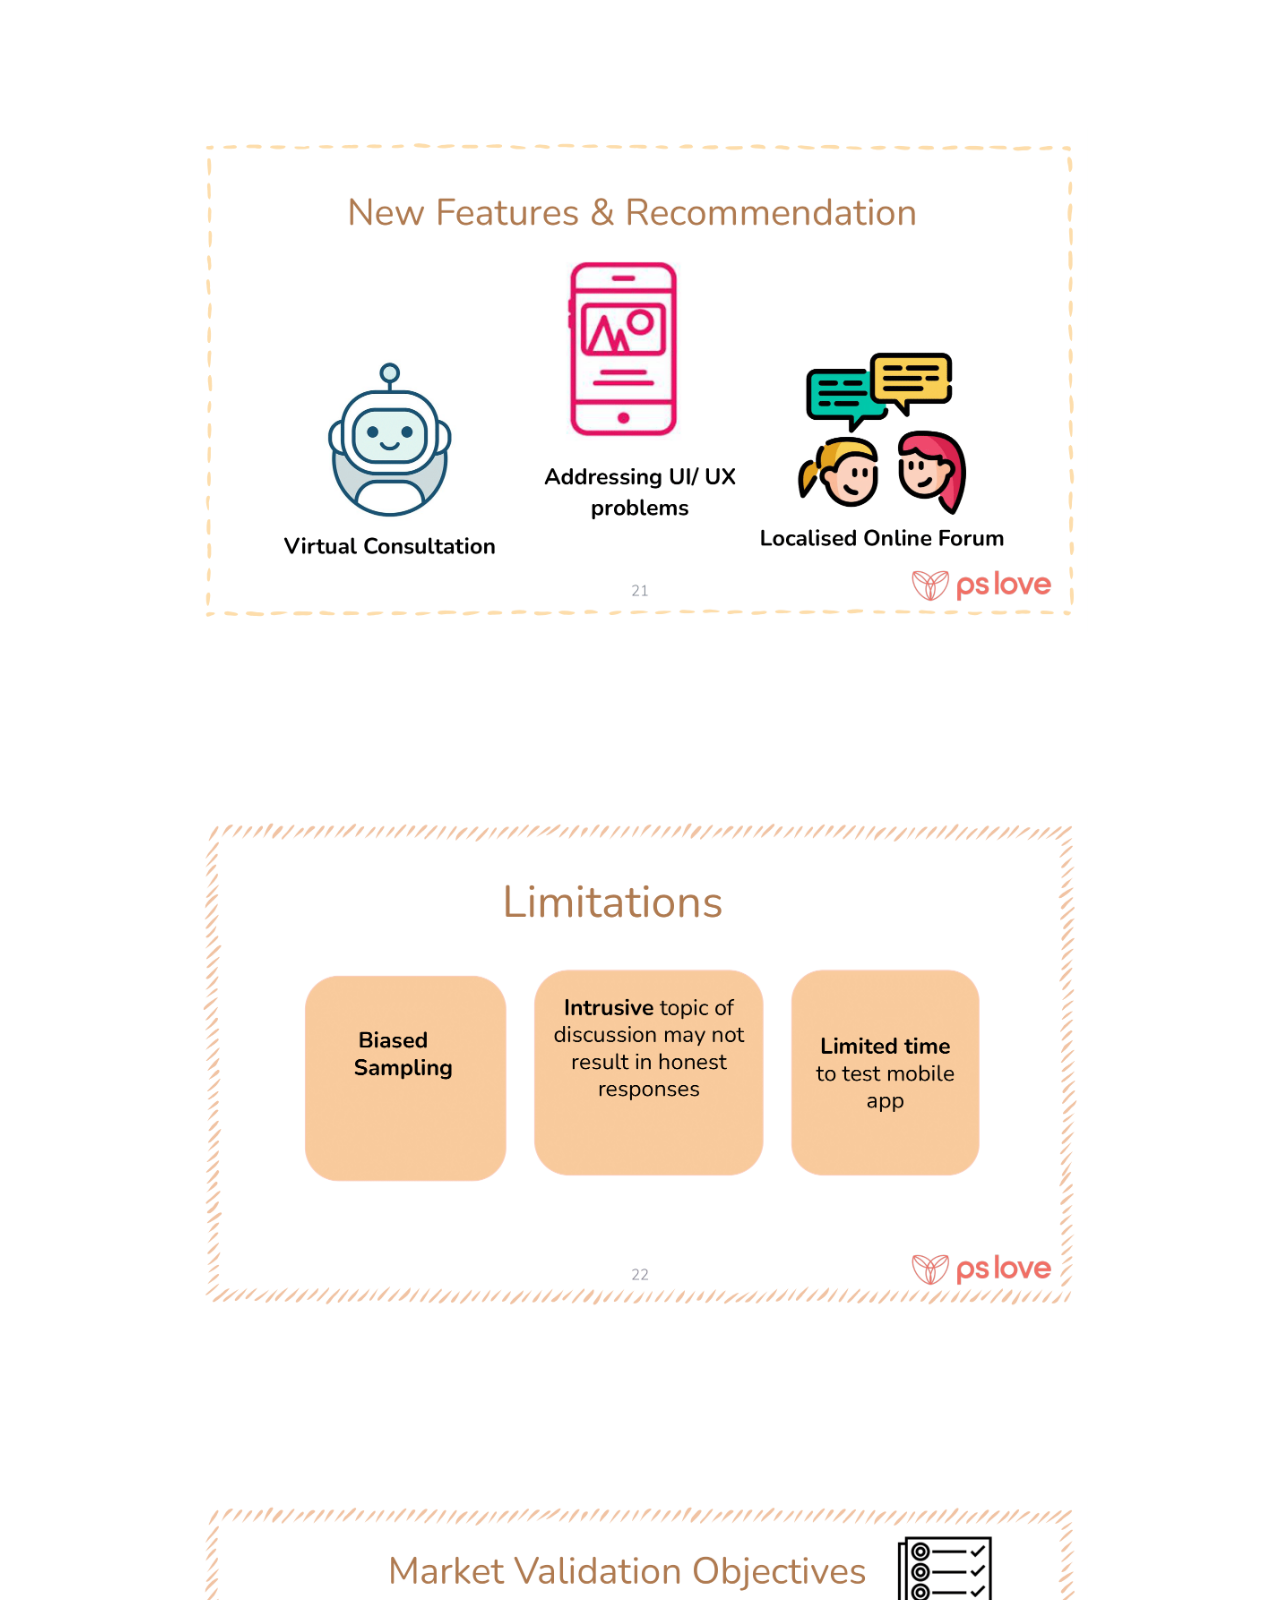
<file: portfolio/PSLove/pslove.html>
<!DOCTYPE html>
<html lang="en">
    </html>

<head>
    <meta charset='utf-8'>
    <meta name="viewport" content="width=device-width, initial-scale=1.0">
    <link rel="stylesheet" href="../../style.css">
    <link rel="stylesheet" href="https://use.fontawesome.com/releases/v5.7.2/css/all.css">
    <link rel="apple-touch-icon" sizes="180x180" href="photo/apple-touch-icon.png">
    <link rel="icon" type="image/png" sizes="32x32" href="photo/favicon-32x32.png">
    <link rel="icon" type="image/png" sizes="16x16" href="photo/favicon-16x16.png">
    <link rel="manifest" href="/site.webmanifest">   
    
    <title>Wee Yong Jie | Dr Tako</title>
</head>

    <body>
        <nav role='navigation'>
            <div id='menuToggle'>
                <input type='checkbox' />
                <span></span>
                <span></span>
                <span></span>
                    <ul id='menu'>
                        <li><a href='../../index.html'>About</a></li>
                        <li><a href='../../portfolio.html'>Portfolio</a></li>
                        <li><a href='../../life.html'>Life</a></li>
                    </ul>
            </div>
        </nav>

        <div class='portfolio-inside-image'>
            <p class='portfolio-inside-title'>pslove - market validation project</p>
        </div>
    
    <div class='portfolio-inside-description'>
            <p>
                pslove is a female period care startup with both online and off-the-shelf products. Its products range from mentrual heat-pads to the period-tracking mobile app. 
                <br><br>                
                As part of the NUS Overseas College TR4049 module, my team went to shopping malls and schools to interview more than 100 people to validate a set of hypotheses. 
                We also did an analysis of their current product offerings including competitor research and ended off with new features suggestions and areas for improvements.
            </p>
        </div>
    
    <div class='portfolio-inside-many-photos'>
            <img src='pslove presentation slides-01.png' class='gallery_img' />
            <img src='pslove presentation slides-02.png' class='gallery_img' />
            <img src='pslove presentation slides-03.png' class='gallery_img' />
            <img src='pslove presentation slides-04.png' class='gallery_img' />
            <img src='pslove presentation slides-05.png' class='gallery_img' />
            <img src='pslove presentation slides-06.png' class='gallery_img' />
            <img src='pslove presentation slides-07.png' class='gallery_img' />
            <img src='pslove presentation slides-08.png' class='gallery_img' />
            <img src='pslove presentation slides-09.png' class='gallery_img' />
            <img src='pslove presentation slides-10.png' class='gallery_img' />
            <img src='pslove presentation slides-11.png' class='gallery_img' />
            <img src='pslove presentation slides-12.png' class='gallery_img' />
            <img src='pslove presentation slides-13.png' class='gallery_img' />
            <img src='pslove presentation slides-14.png' class='gallery_img' />
            <img src='pslove presentation slides-15.png' class='gallery_img' />
            <img src='pslove presentation slides-16.png' class='gallery_img' />
            <img src='pslove presentation slides-17.png' class='gallery_img' />
            <img src='pslove presentation slides-18.png' class='gallery_img' />
            <img src='pslove presentation slides-19.png' class='gallery_img' />
            <img src='pslove presentation slides-20.png' class='gallery_img' />
            <img src='pslove presentation slides-21.png' class='gallery_img' />
            <img src='pslove presentation slides-22.png' class='gallery_img' />
            <img src='pslove presentation slides-23.png' class='gallery_img' />
            <img src='pslove presentation slides-24.png' class='gallery_img' />
            <img src='pslove presentation slides-25.png' class='gallery_img' />
            <img src='pslove presentation slides-26.png' class='gallery_img' />
            <img src='pslove presentation slides-27.png' class='gallery_img' />
            <img src='pslove presentation slides-28.png' class='gallery_img' />
            <img src='pslove presentation slides-29.png' class='gallery_img' />
            <img src='pslove presentation slides-30.png' class='gallery_img' />
            <img src='pslove presentation slides-31.png' class='gallery_img' />
            <img src='pslove presentation slides-32.png' class='gallery_img' />
            <img src='pslove presentation slides-33.png' class='gallery_img' />
            <img src='pslove presentation slides-34.png' class='gallery_img' />
            <img src='pslove presentation slides-35.png' class='gallery_img' />
            <img src='pslove presentation slides-36.png' class='gallery_img' />
            <img src='pslove presentation slides-37.png' class='gallery_img' />
            <img src='pslove presentation slides-38.png' class='gallery_img' />
            <img src='pslove presentation slides-39.png' class='gallery_img' />
            <img src='pslove presentation slides-40.png' class='gallery_img' />
            <img src='pslove presentation slides-41.png' class='gallery_img' />
            <img src='pslove presentation slides-42.png' class='gallery_img' />
            <img src='pslove presentation slides-43.png' class='gallery_img' />
        </div>

    <hr>

    <div class='container_row'>
        <div class='container_column'> <p><b>Contact</b></p> <p>Email: weeyongjie@u.nus.edu</style></div>
        <div class='container_column'><p><b>Follow Me</b> <br> <br>
            <a style="padding-right:12px;" href='https://www.linkedin.com/in/wee-yong-jie/'><i class="fab fa-linkedin-in" style='color:#1B1B1B'></i></a>
            <a style="padding-right:12px;" href='https://medium.com/@weeyongjie'><i class="fab fa-medium-m" style='color:#1B1B1B'></i></a>
            <a style="padding-right:12px;" href='https://www.facebook.com/yongjie.wee.1996/'> <i class="fab fa-facebook-f" style='color:#1B1B1B'></i></a>
            <a style="padding-right:12px;" href='https://www.instagram.com/yj_wee/'> <i class="fab fa-instagram" style='color:#1B1B1B'></i></a>
            </p> 
            </div>
        <div class='container_column'><p><i style='line-height: 30px' style='letter-spacing: 0.1em;'>“A person who is happy is not because everything is right in his life,
             he is happy because his attitude towards everything in his life is right.” 
                                    <br>- Sundar Pichai</i></p></div>
    </div>
       
    </body>
</file>
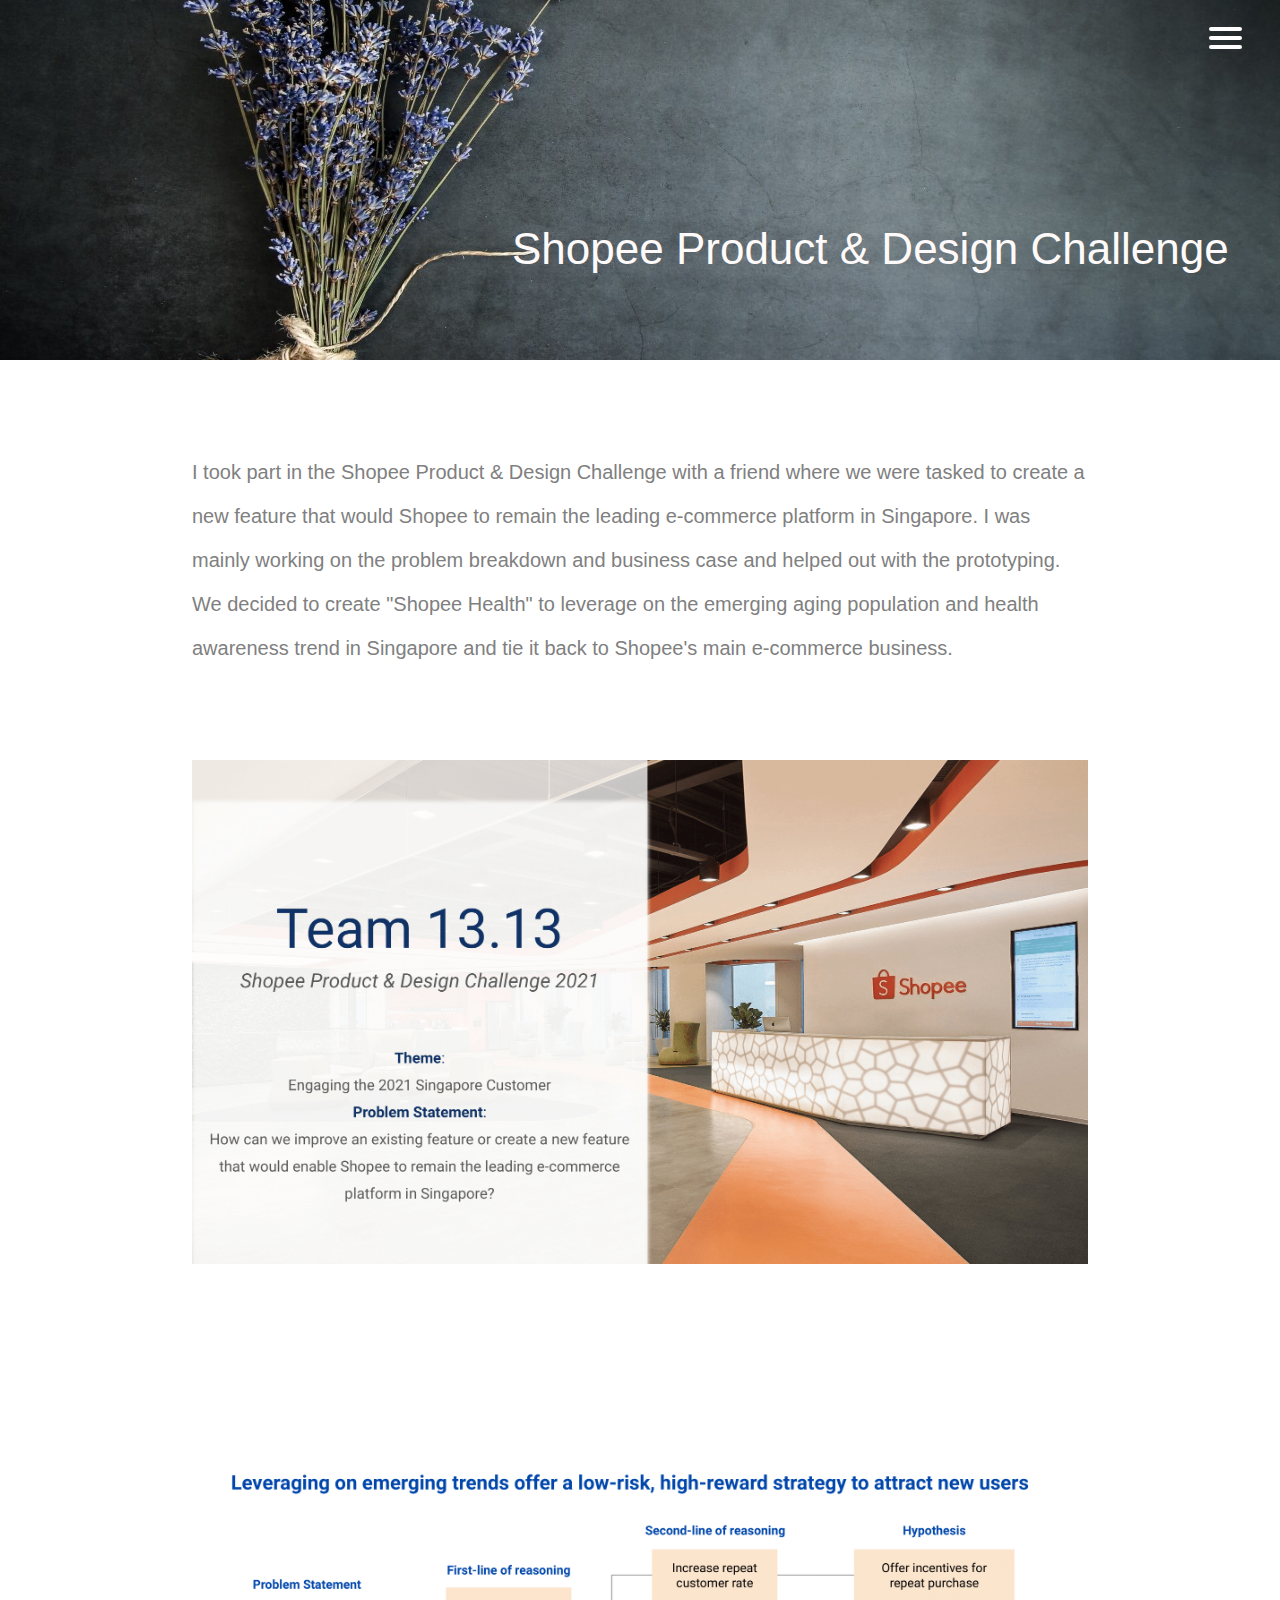
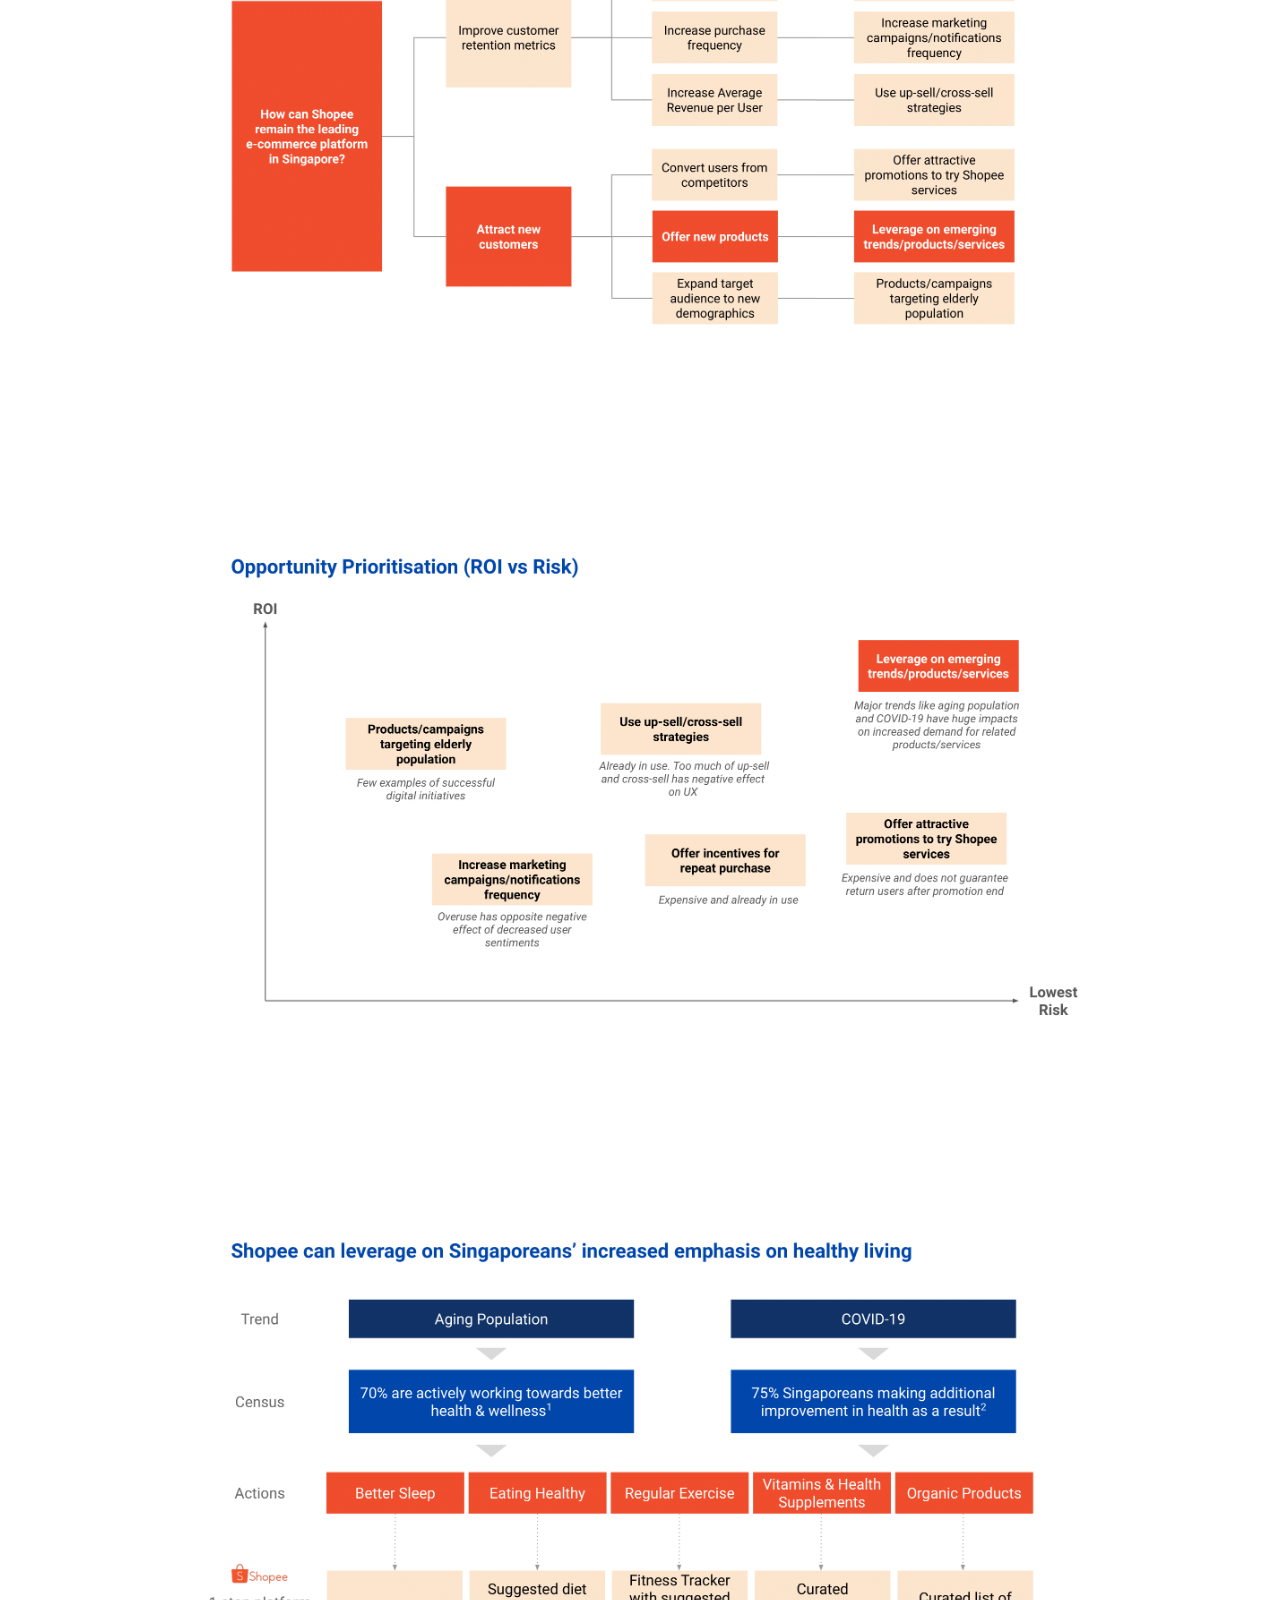
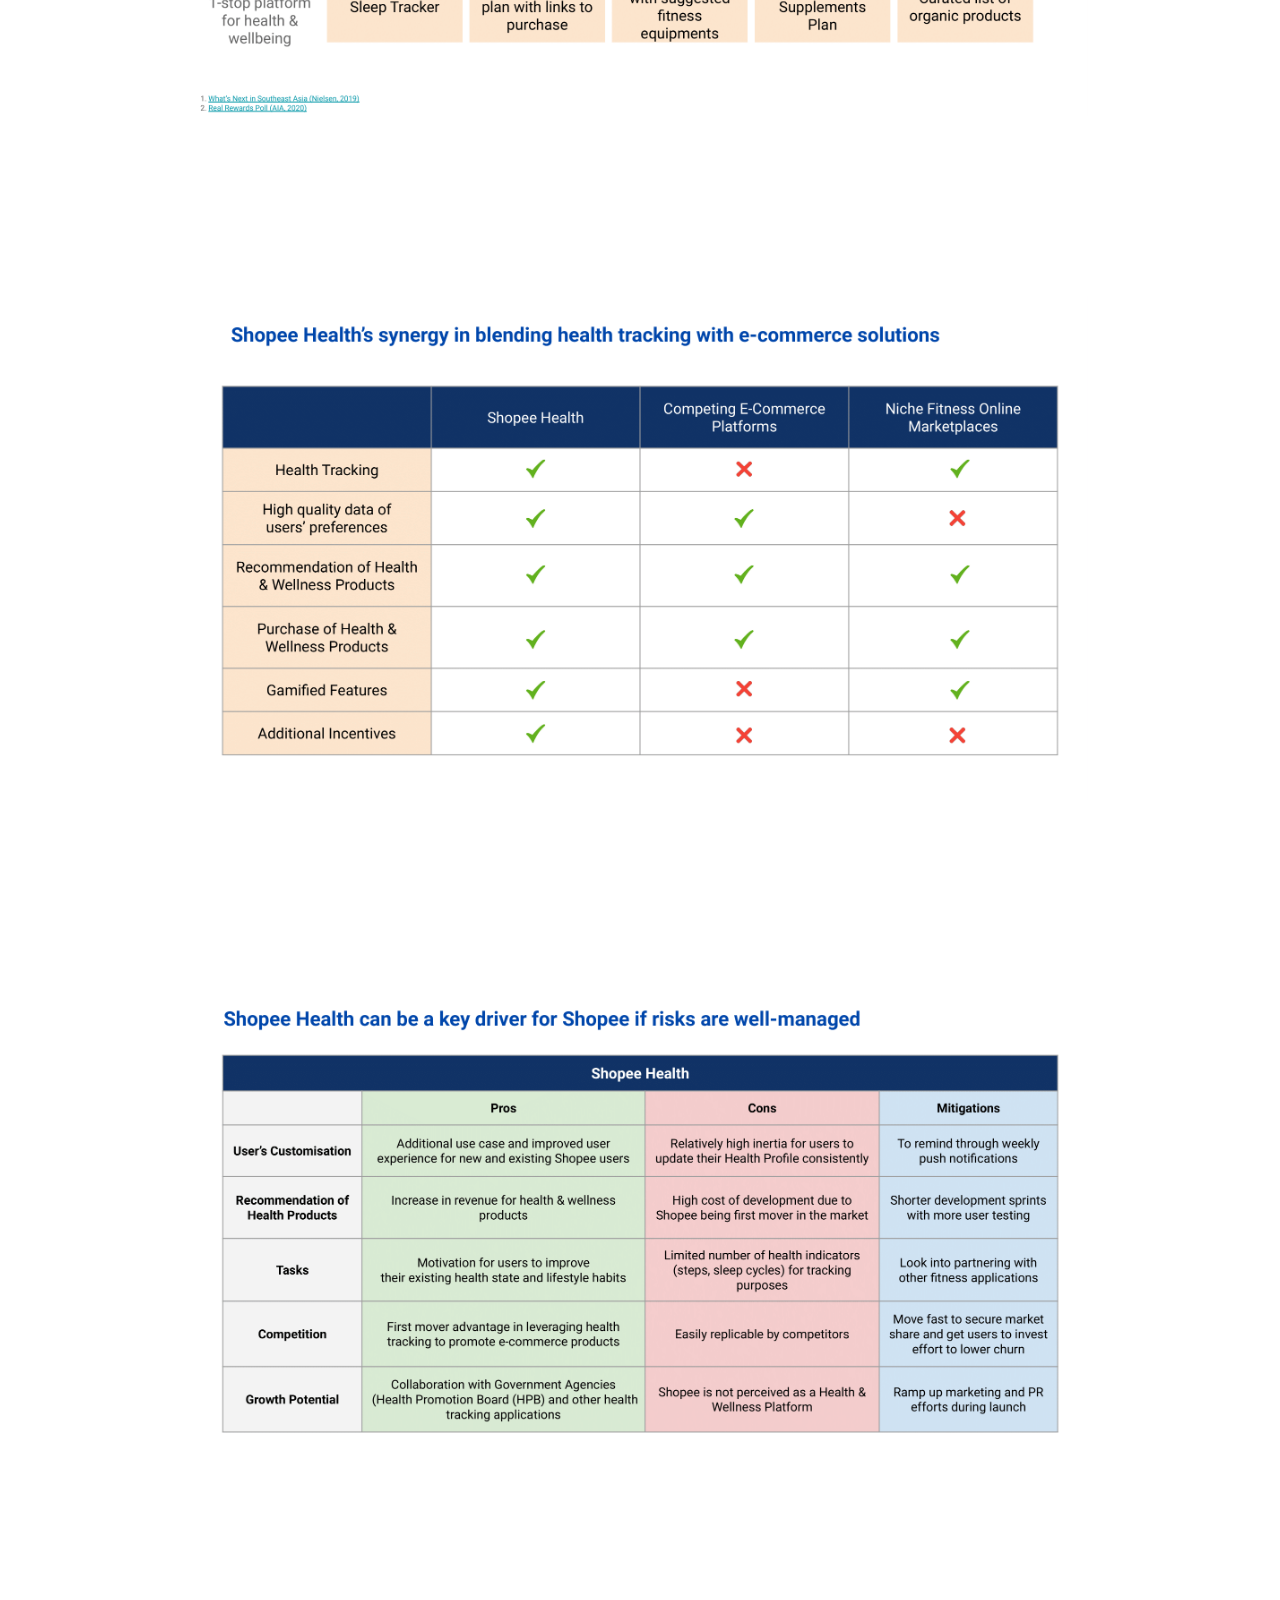
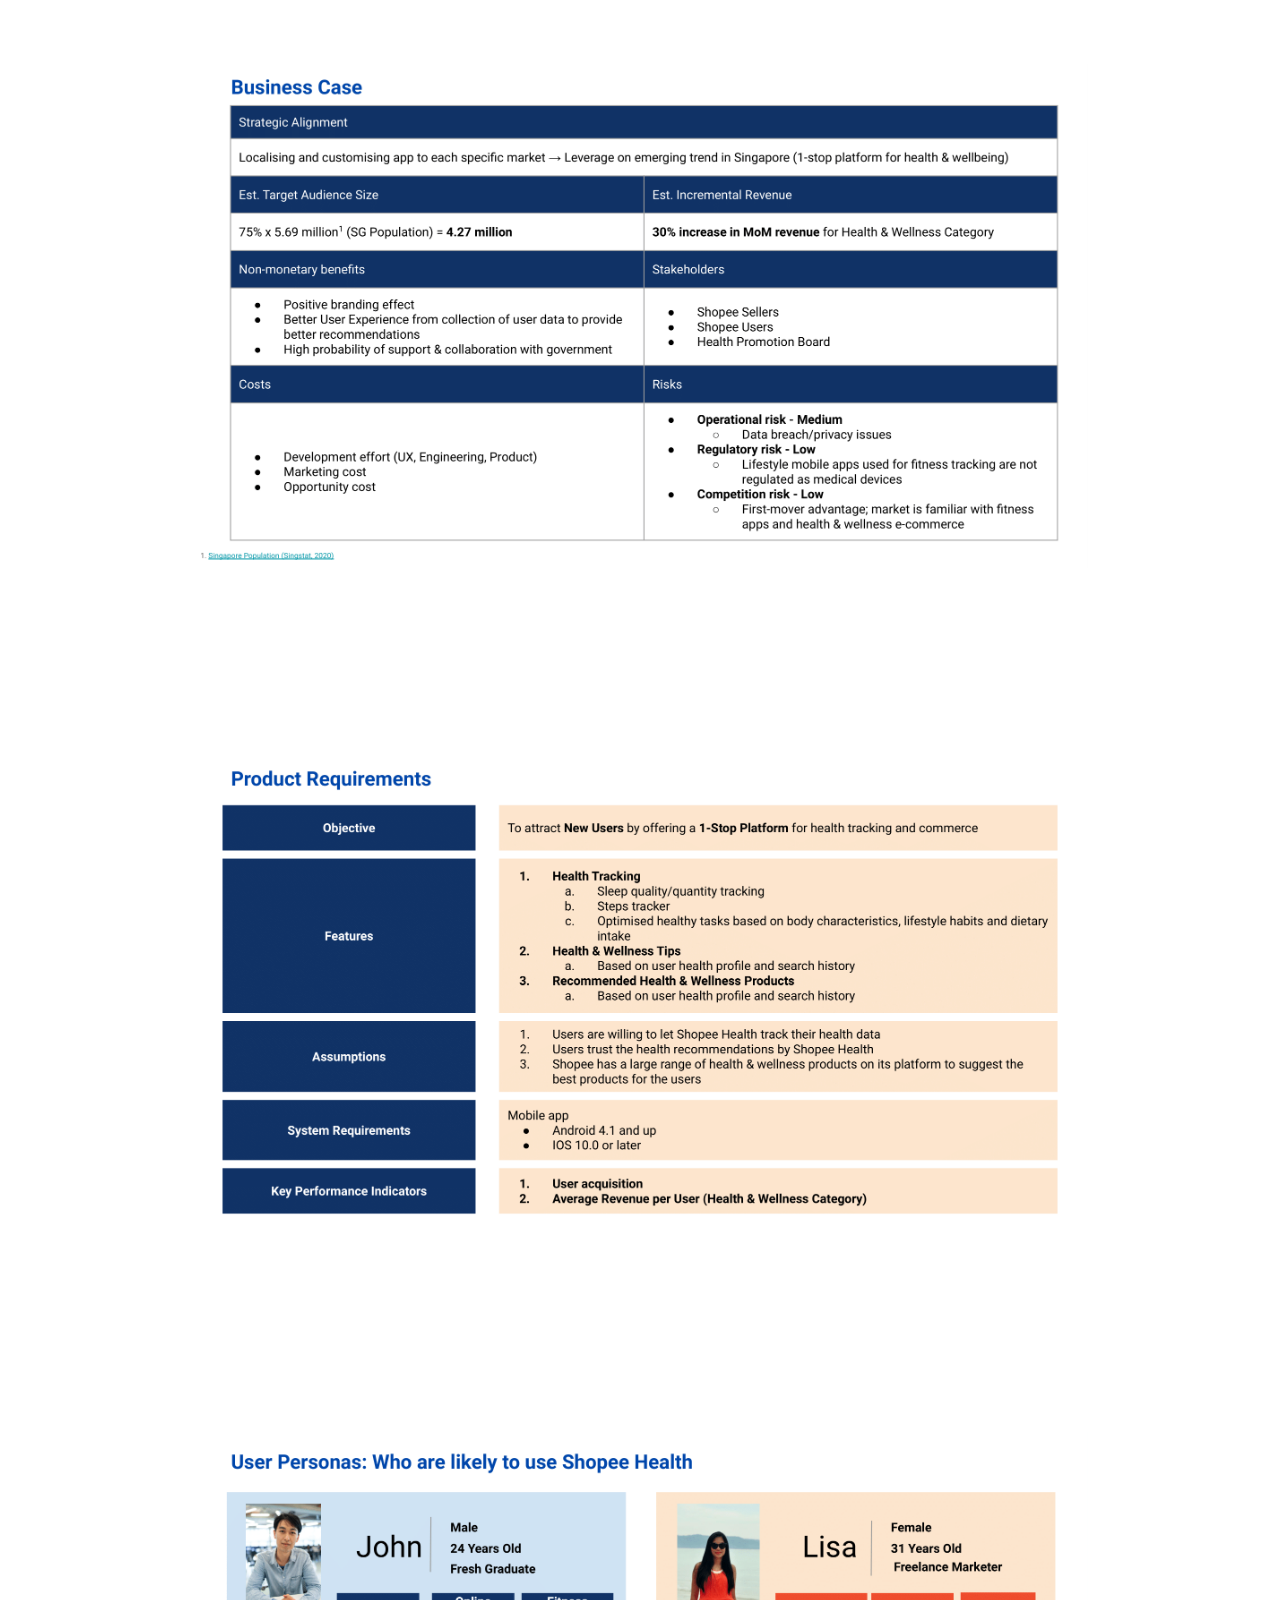
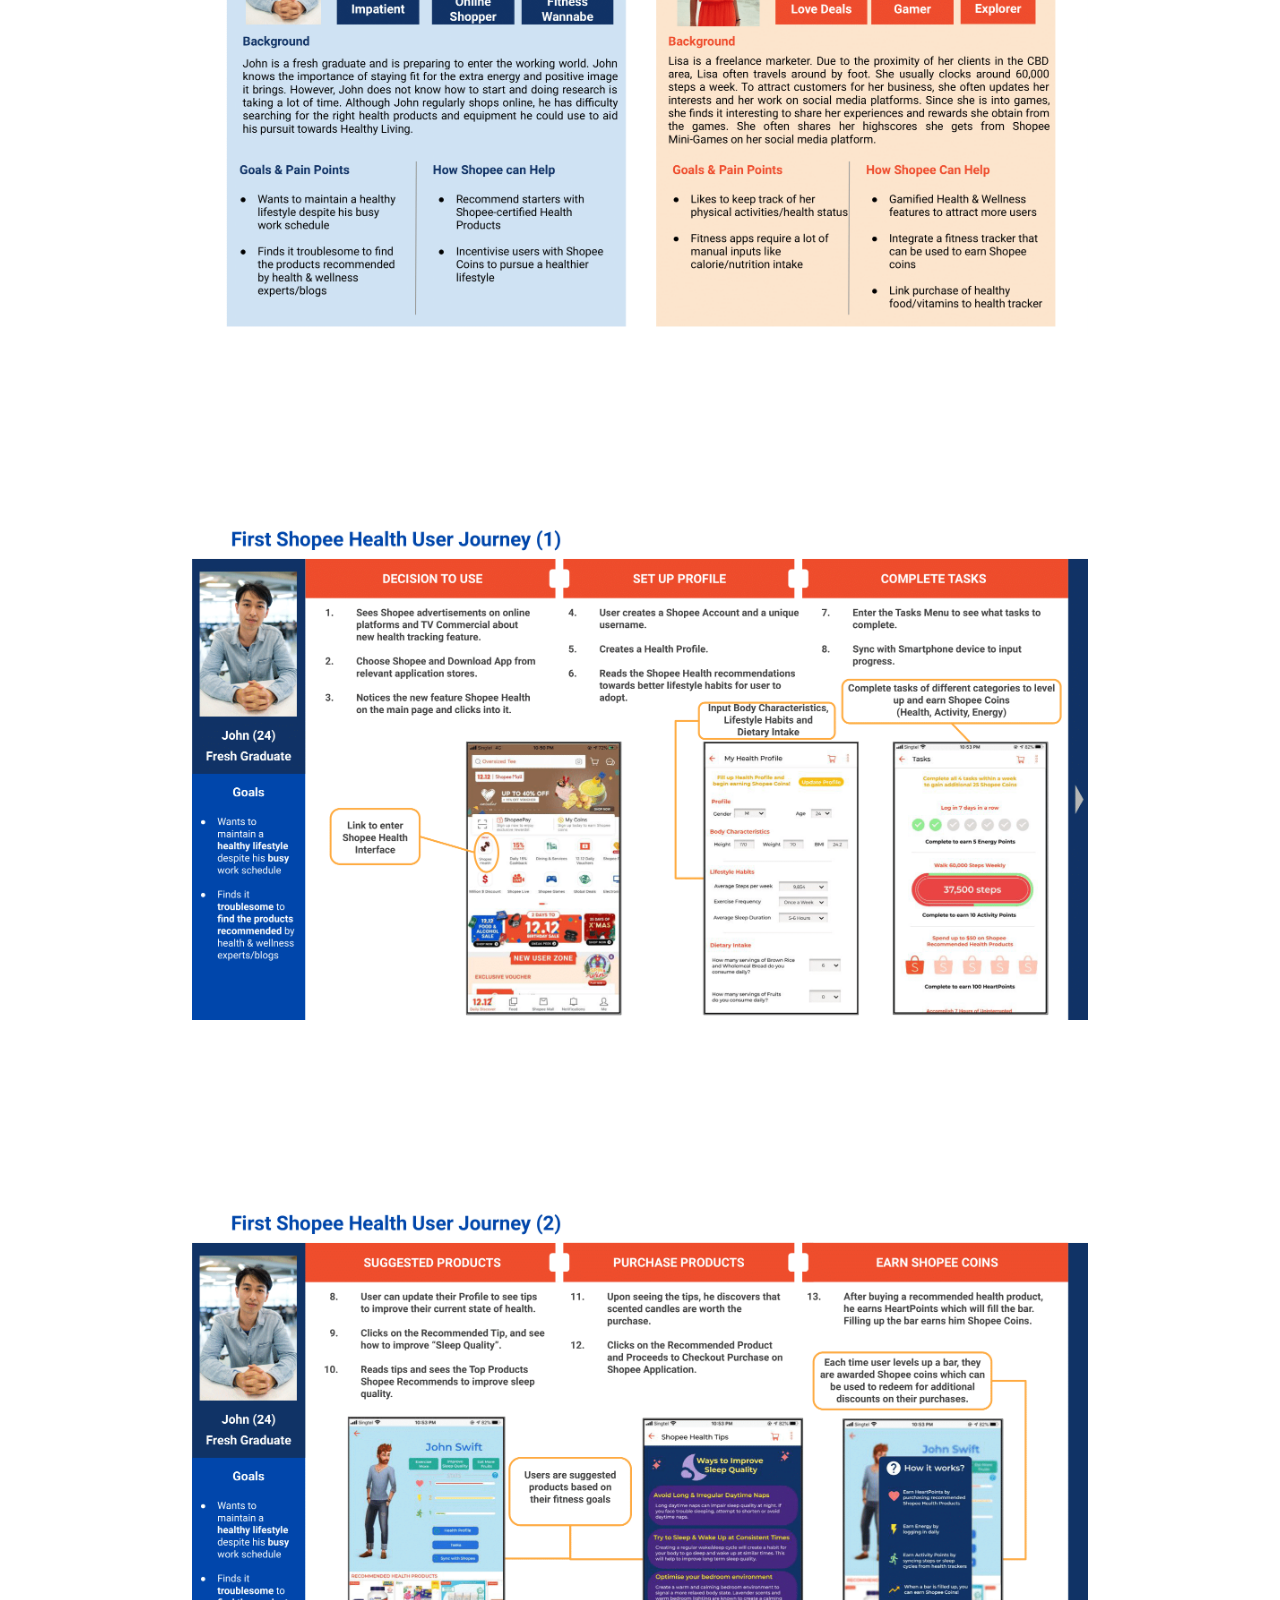
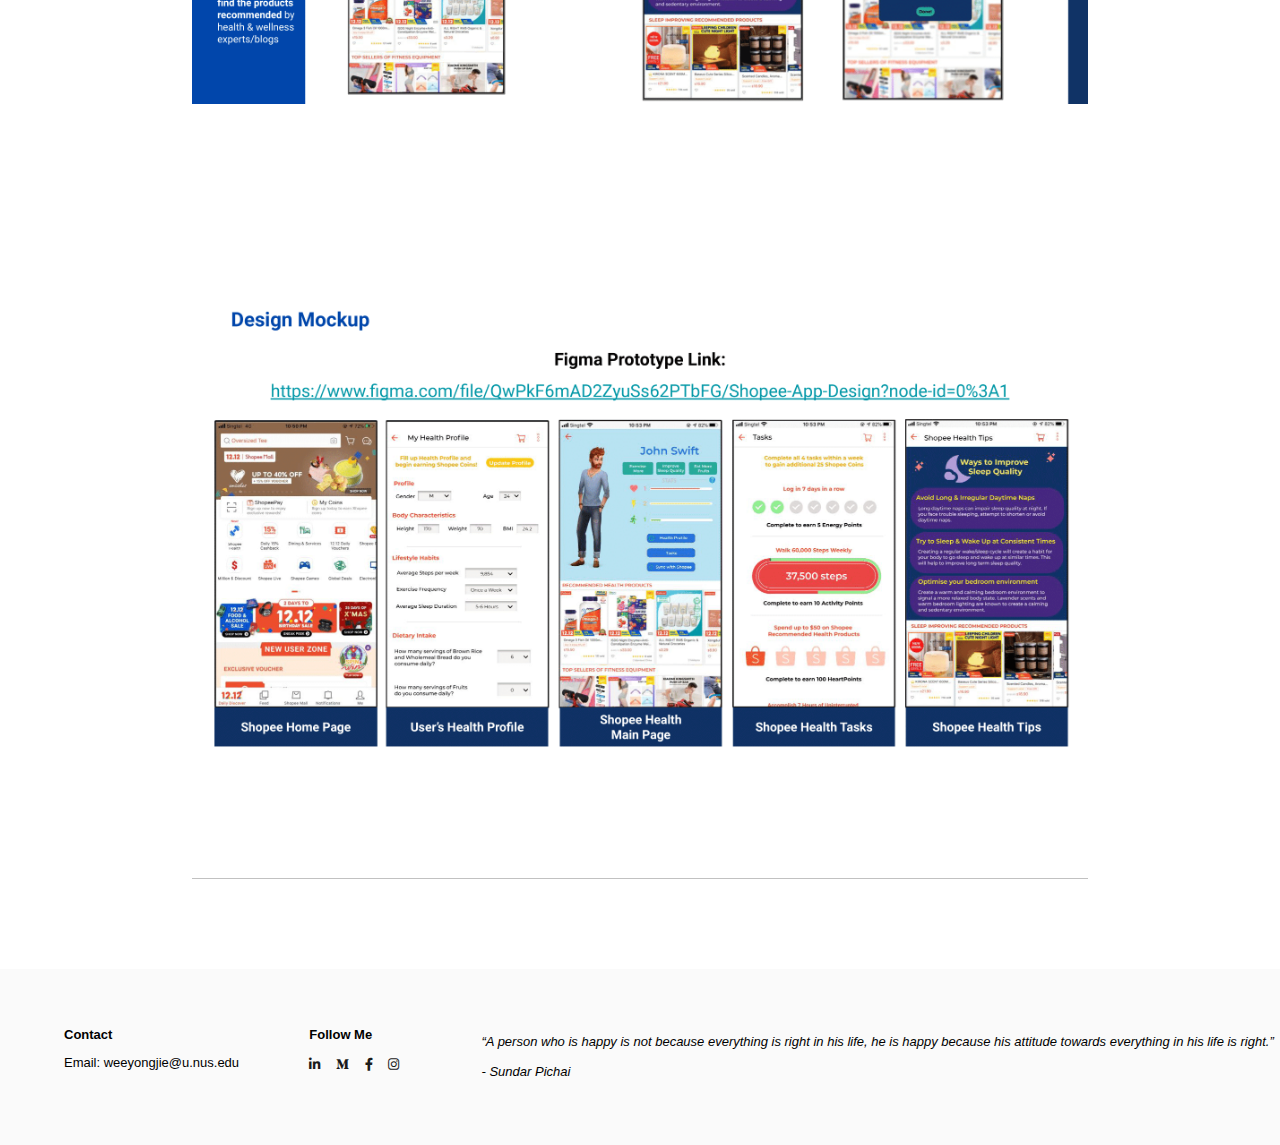
<file: portfolio/Shopee/Shopee.html>
<!DOCTYPE html>
<html lang="en">
    </html>

<head>
    <meta charset='utf-8'>
    <meta name="viewport" content="width=device-width, initial-scale=1.0">
    <link rel="stylesheet" href="../../style.css">
    <link rel="stylesheet" href="https://use.fontawesome.com/releases/v5.7.2/css/all.css">
    <link rel="apple-touch-icon" sizes="180x180" href="photo/apple-touch-icon.png">
    <link rel="icon" type="image/png" sizes="32x32" href="photo/favicon-32x32.png">
    <link rel="icon" type="image/png" sizes="16x16" href="photo/favicon-16x16.png">
    <link rel="manifest" href="/site.webmanifest">   
    
    <title>Wee Yong Jie | Shopee</title>
</head>

    <body>
        <nav role='navigation'>
            <div id='menuToggle'>
                <input type='checkbox' />
                <span></span>
                <span></span>
                <span></span>
                    <ul id='menu'>
                        <li><a href='../../index.html'>About</a></li>
                        <li><a href='../../portfolio.html'>Portfolio</a></li>
                        <li><a href='../../life.html'>Life</a></li>
                    </ul>
            </div>
        </nav>

<div class='portfolio-inside-image'>
        <p class='portfolio-inside-title'>Shopee Product & Design Challenge</p>
    </div>

<div class='portfolio-inside-description'>
        <p>
            I took part in the Shopee Product & Design Challenge with a friend where we were tasked to create a new feature that would Shopee to remain the leading
            e-commerce platform in Singapore. I was mainly working on the problem breakdown and business case and helped out with the prototyping. We decided to 
            create "Shopee Health" to leverage on the emerging aging population and health awareness trend in Singapore and tie it back to Shopee's main e-commerce
            business.
        </p>
    </div>

<div class='portfolio-inside-many-photos'>
        <img src='Team 13.13-01.png' class='gallery_img' />
        <img src='Team 13.13-02.png' class='gallery_img' />
        <img src='Team 13.13-03.png' class='gallery_img' />
        <img src='Team 13.13-04.png' class='gallery_img' />
        <img src='Team 13.13-05.png' class='gallery_img' />
        <img src='Team 13.13-06.png' class='gallery_img' />
        <img src='Team 13.13-07.png' class='gallery_img' />
        <img src='Team 13.13-08.png' class='gallery_img' />
        <img src='Team 13.13-09.png' class='gallery_img' />
        <img src='Team 13.13-10.png' class='gallery_img' />
        <img src='Team 13.13-11.png' class='gallery_img' />
        <img src='Team 13.13-12.png' class='gallery_img' />
    </div>

    <hr>

    <div class='container_row'>
        <div class='container_column'> <p><b>Contact</b></p> <p>Email: weeyongjie@u.nus.edu</style></div>
        <div class='container_column'><p><b>Follow Me</b> <br> <br>
            <a style="padding-right:12px;" href='https://www.linkedin.com/in/wee-yong-jie/'><i class="fab fa-linkedin-in" style='color:#1B1B1B'></i></a>
            <a style="padding-right:12px;" href='https://medium.com/@weeyongjie'><i class="fab fa-medium-m" style='color:#1B1B1B'></i></a>
            <a style="padding-right:12px;" href='https://www.facebook.com/yongjie.wee.1996/'> <i class="fab fa-facebook-f" style='color:#1B1B1B'></i></a>
            <a style="padding-right:12px;" href='https://www.instagram.com/yj_wee/'> <i class="fab fa-instagram" style='color:#1B1B1B'></i></a>
            </p> 
            </div>
        <div class='container_column'><p><i style='line-height: 30px' style='letter-spacing: 0.1em;'>“A person who is happy is not because everything is right in his life,
             he is happy because his attitude towards everything in his life is right.” 
                                    <br>- Sundar Pichai</i></p></div>
    </div>
       
    </body>
</file>
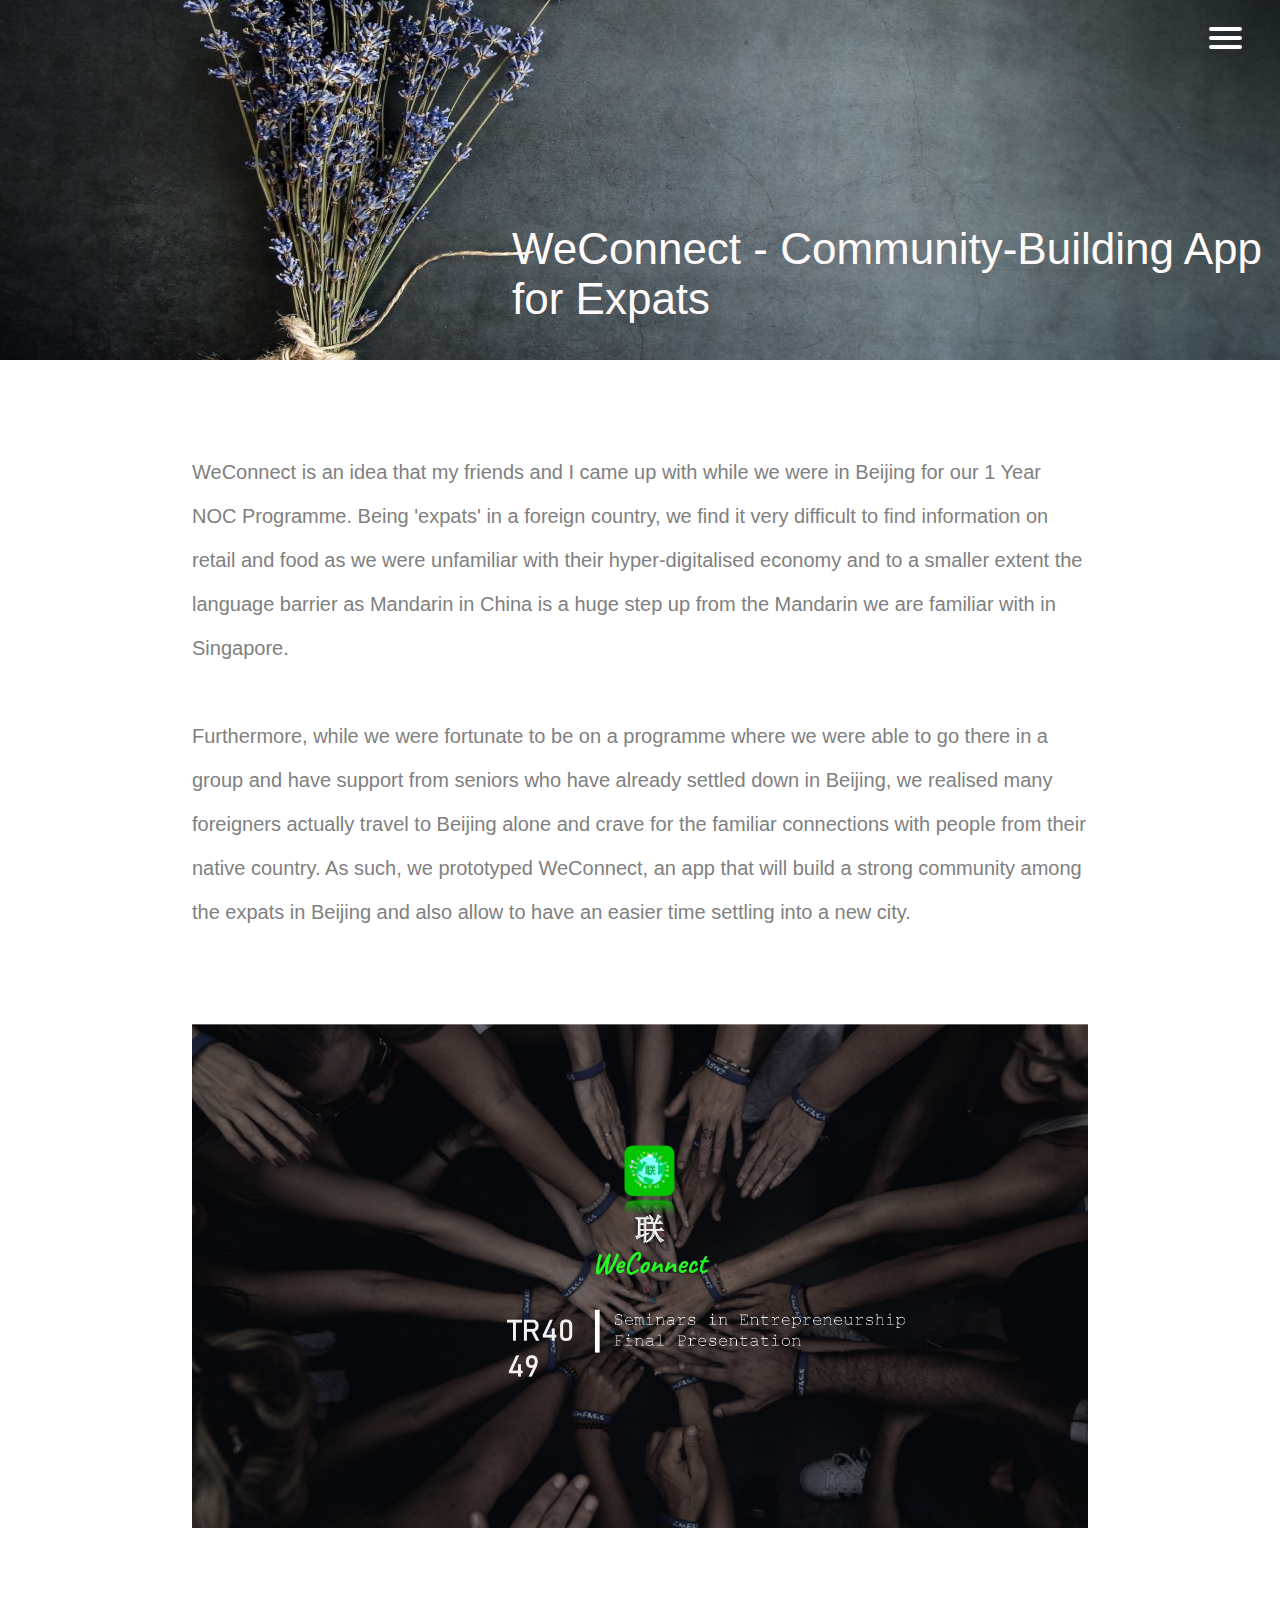
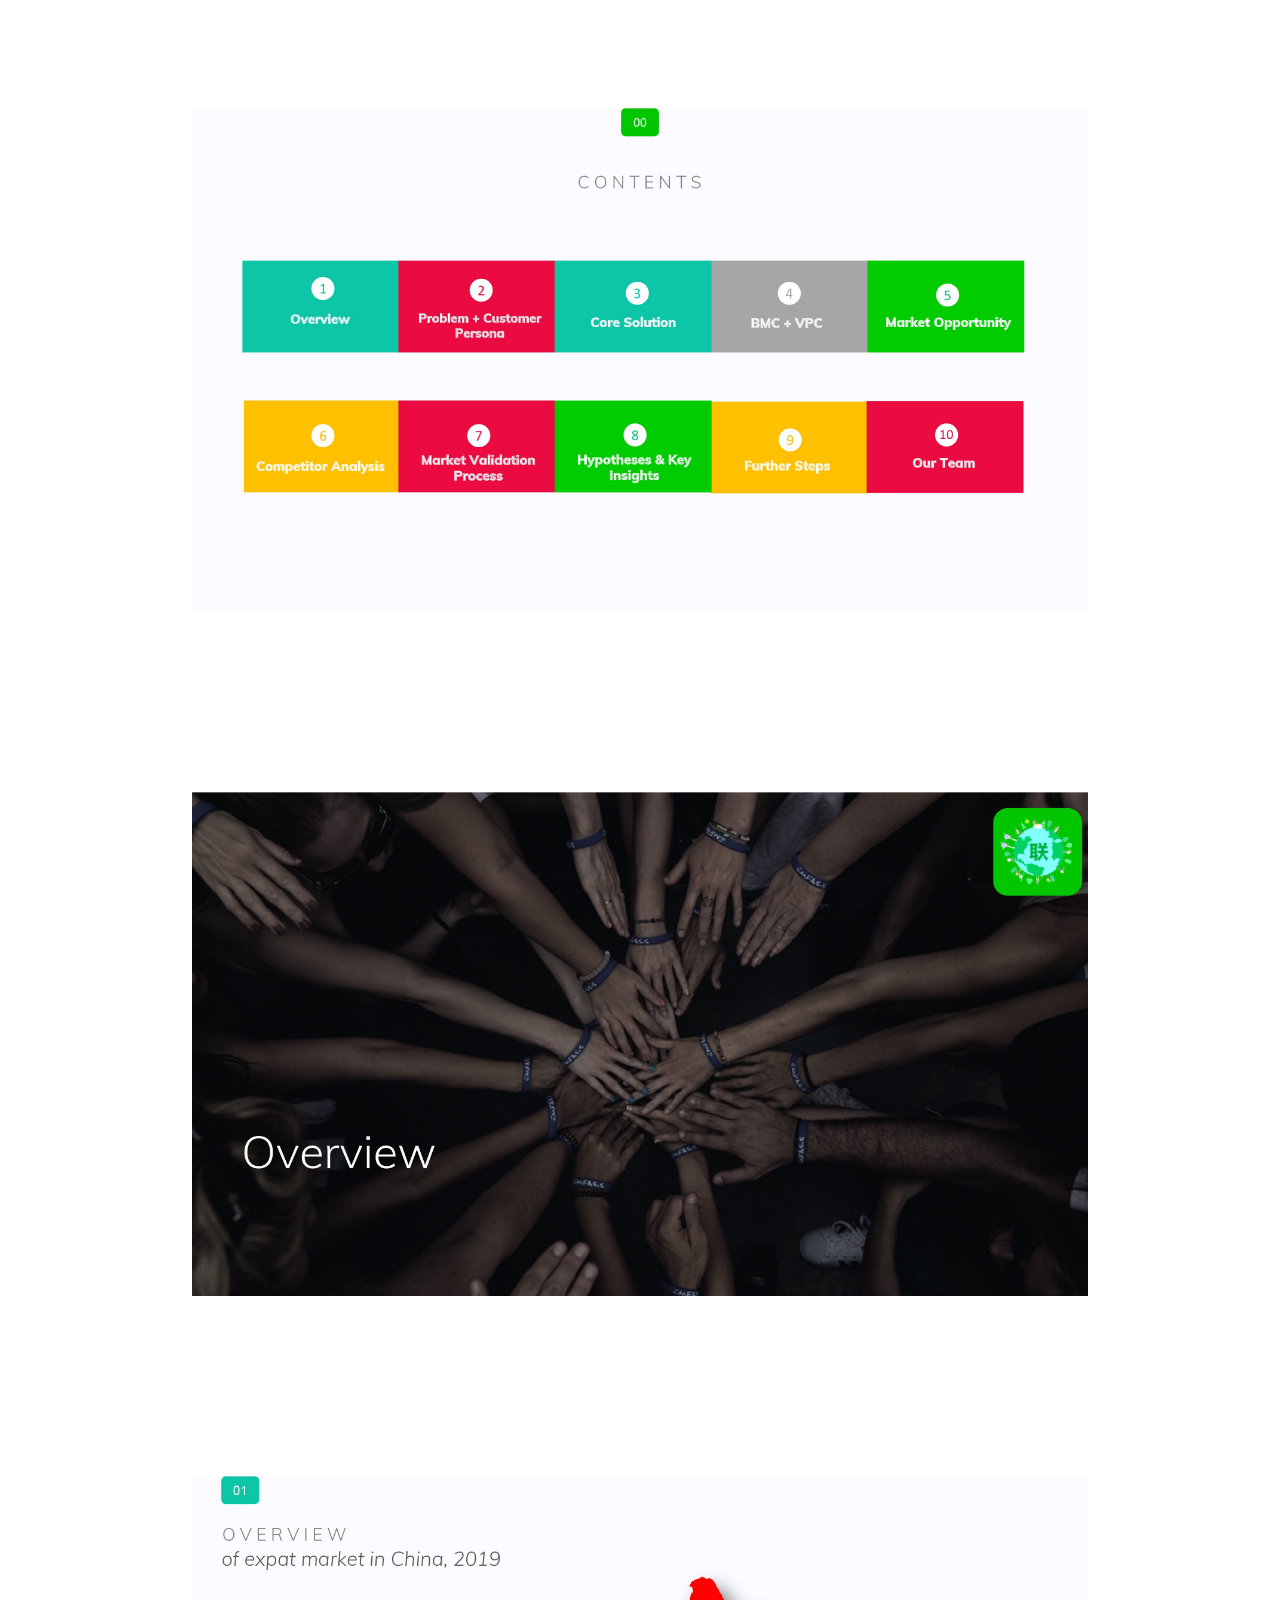
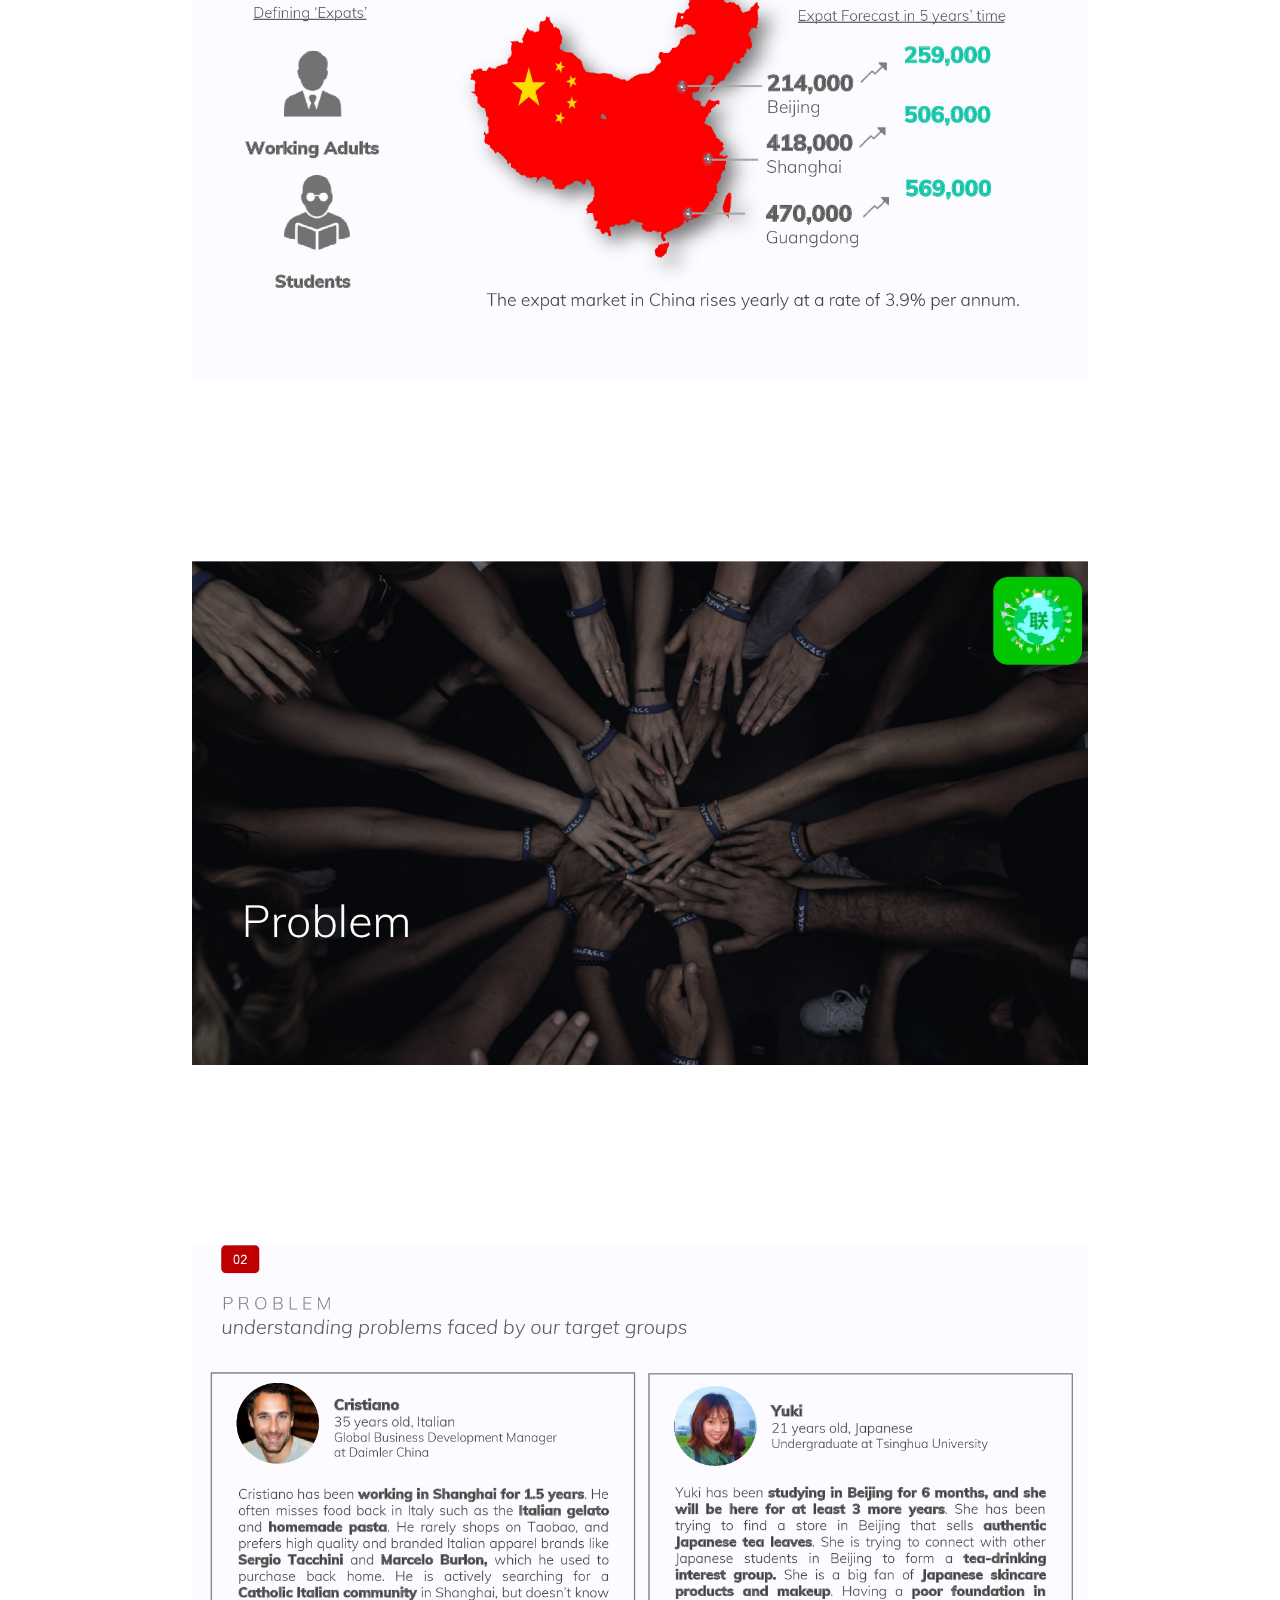
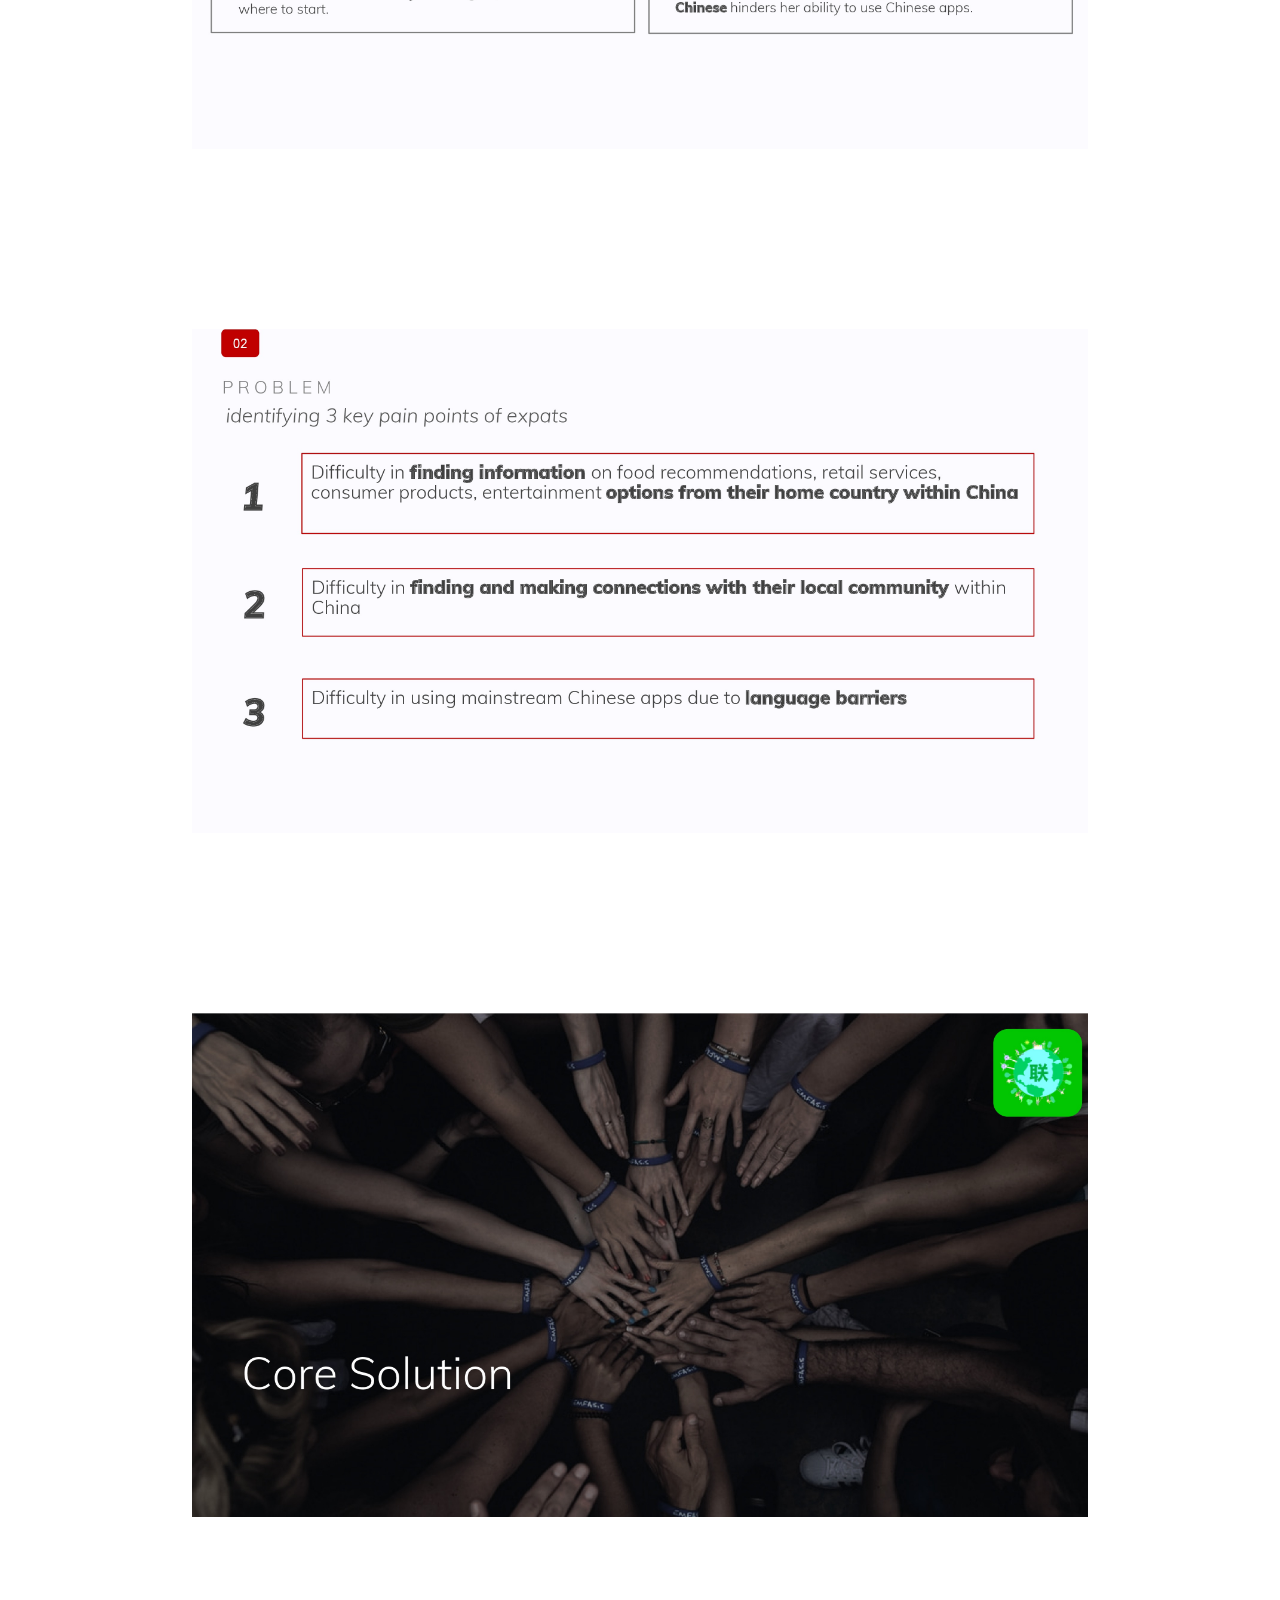
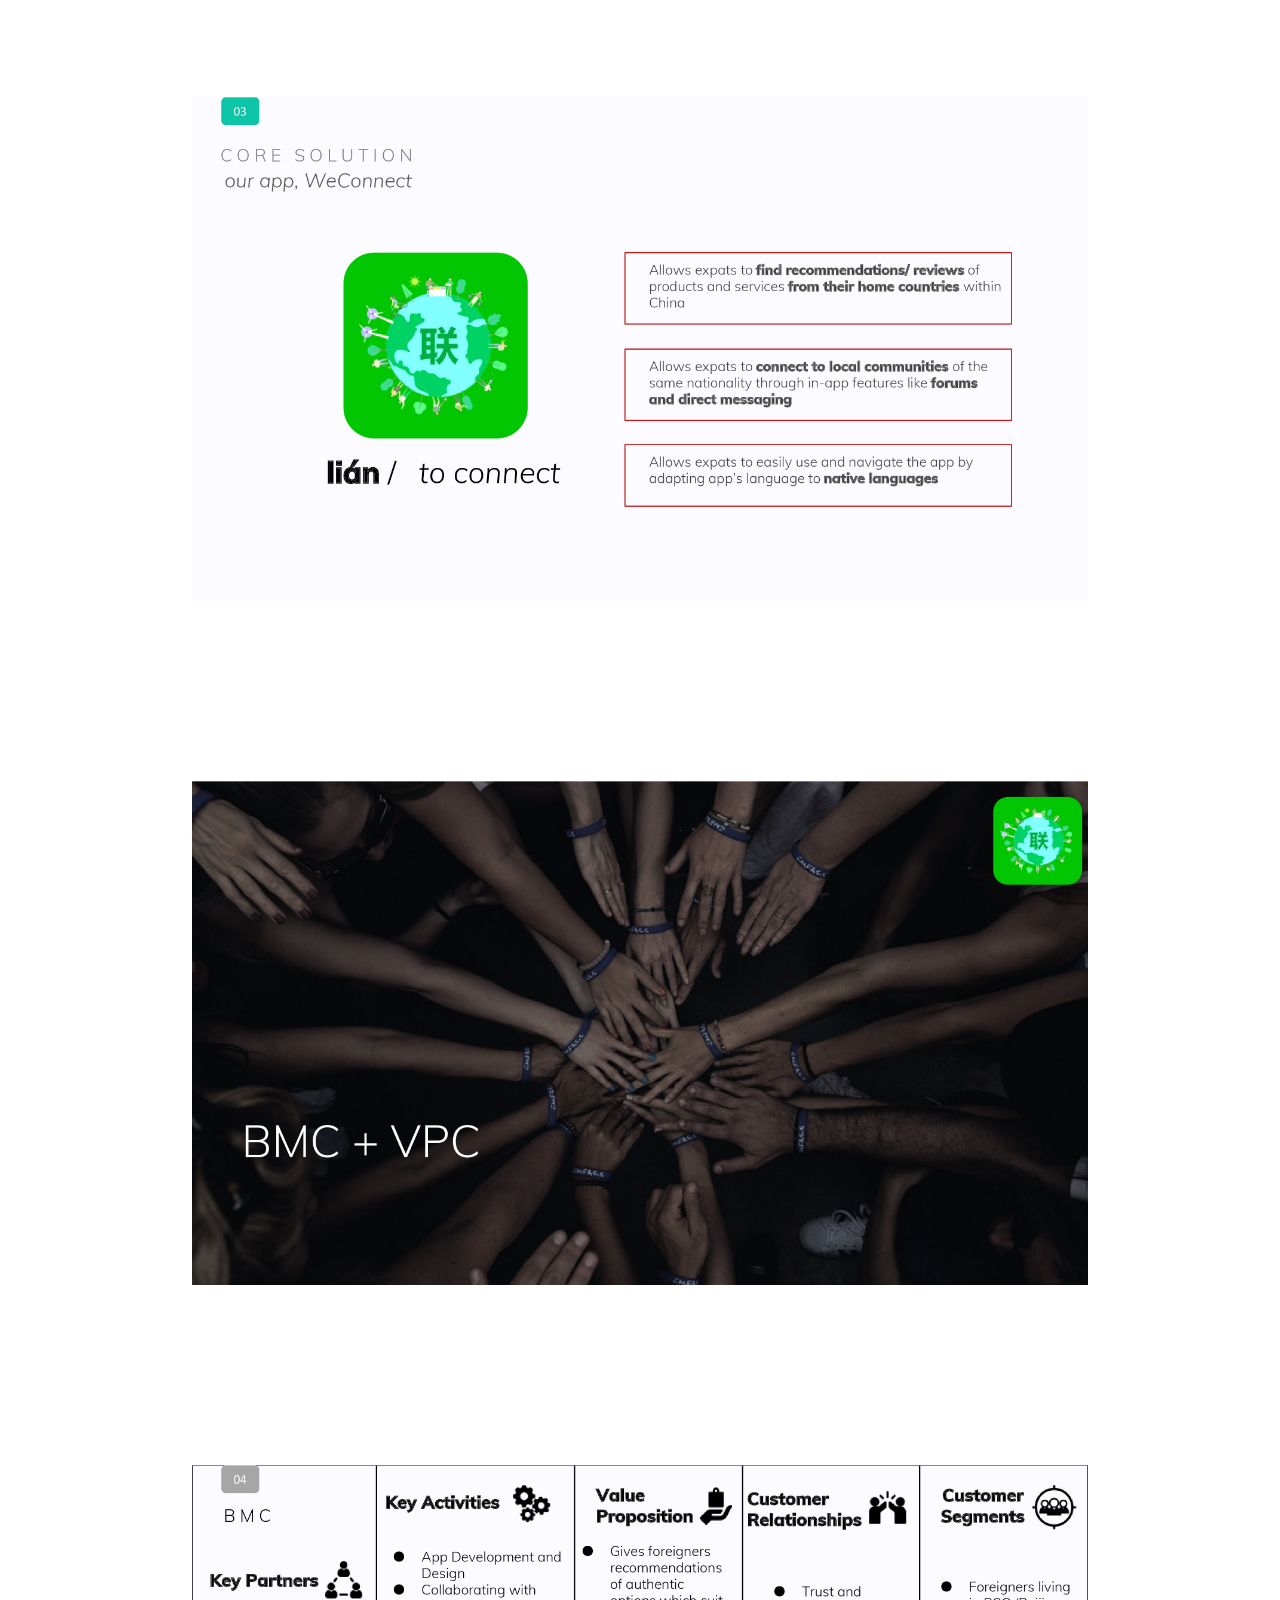
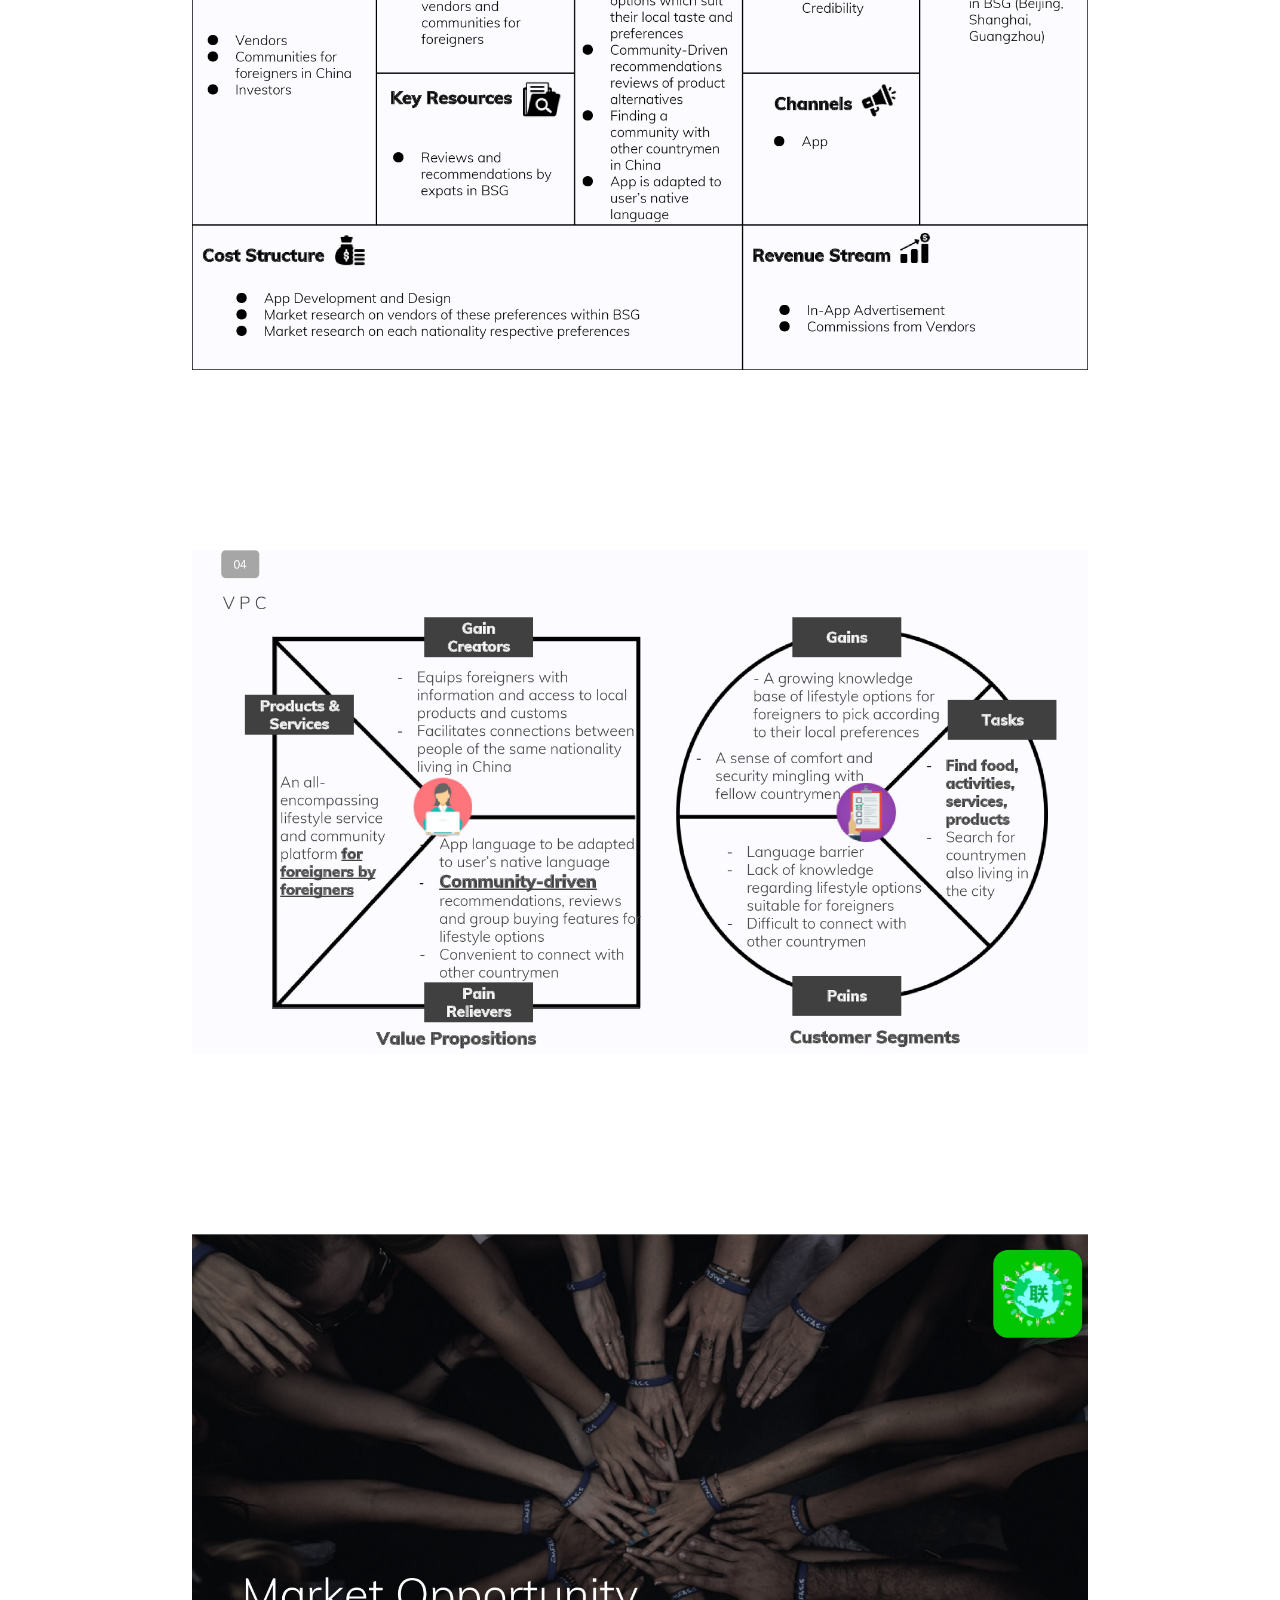
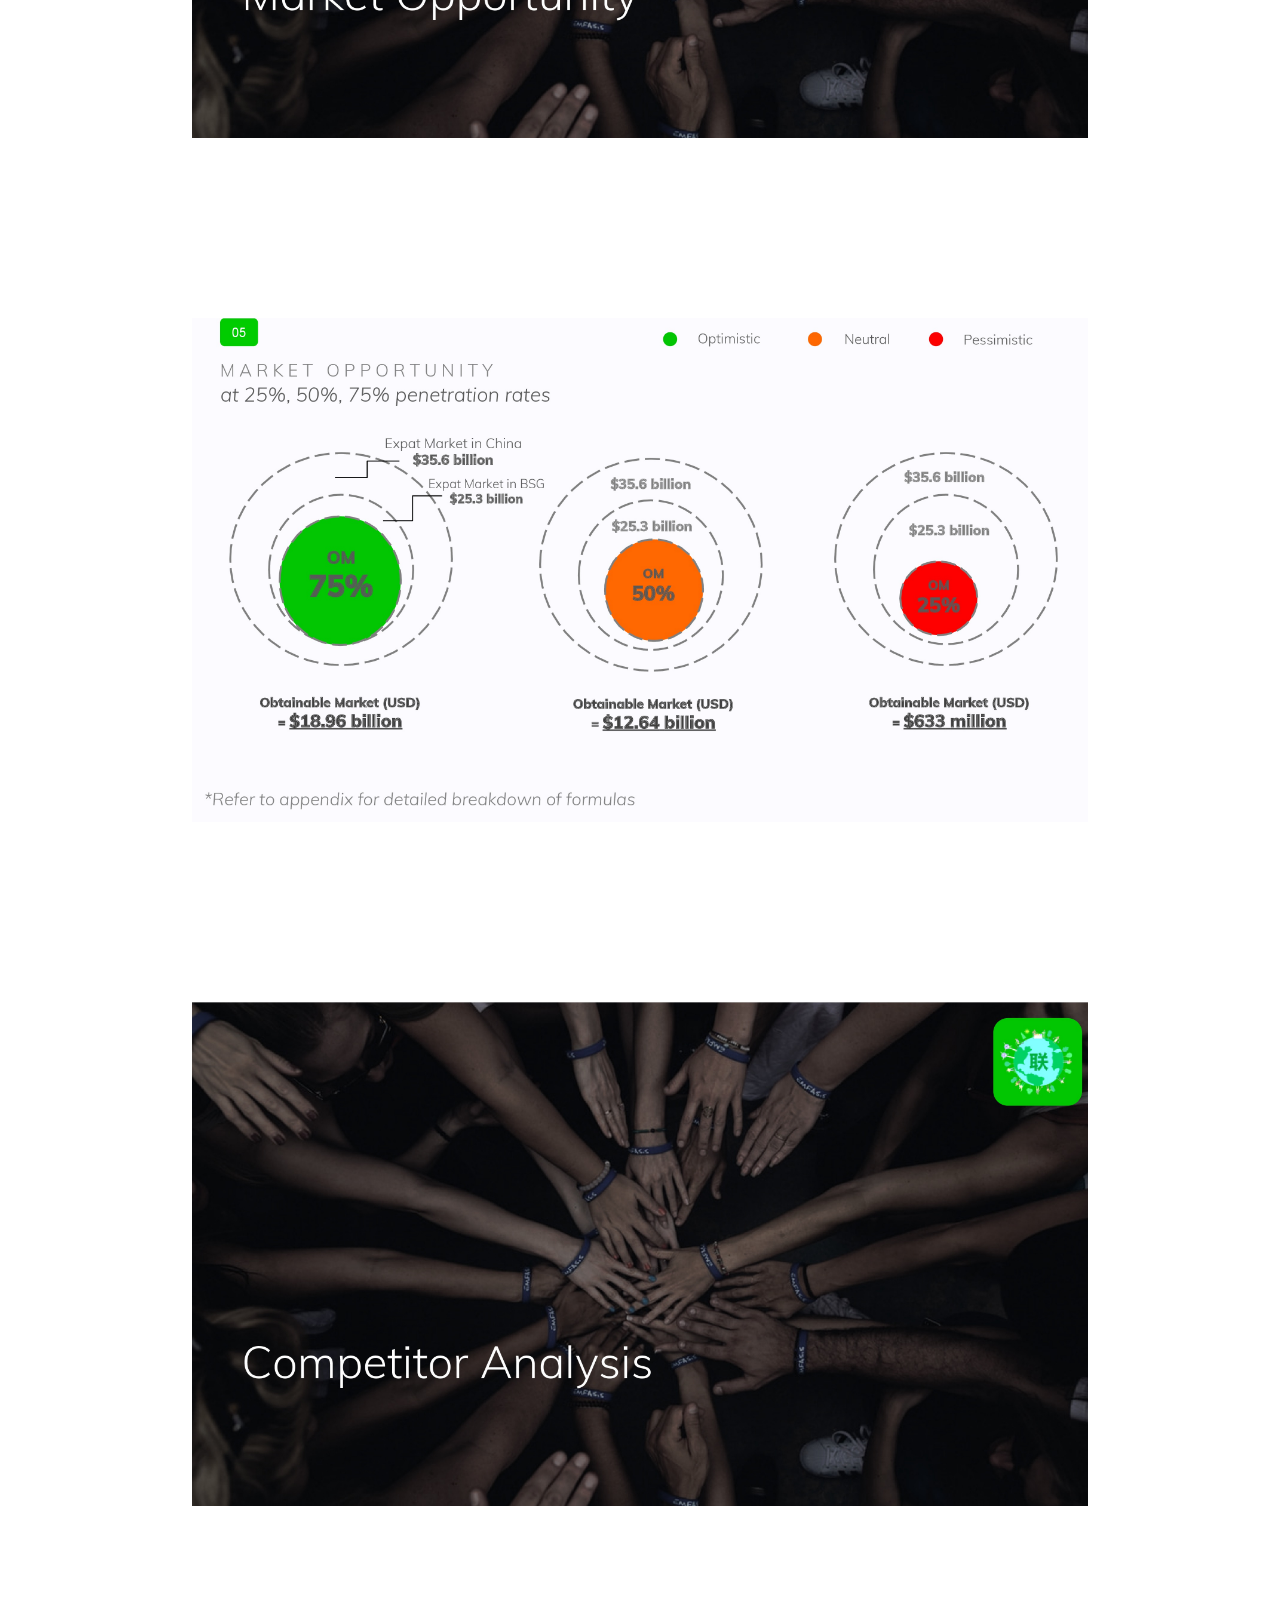
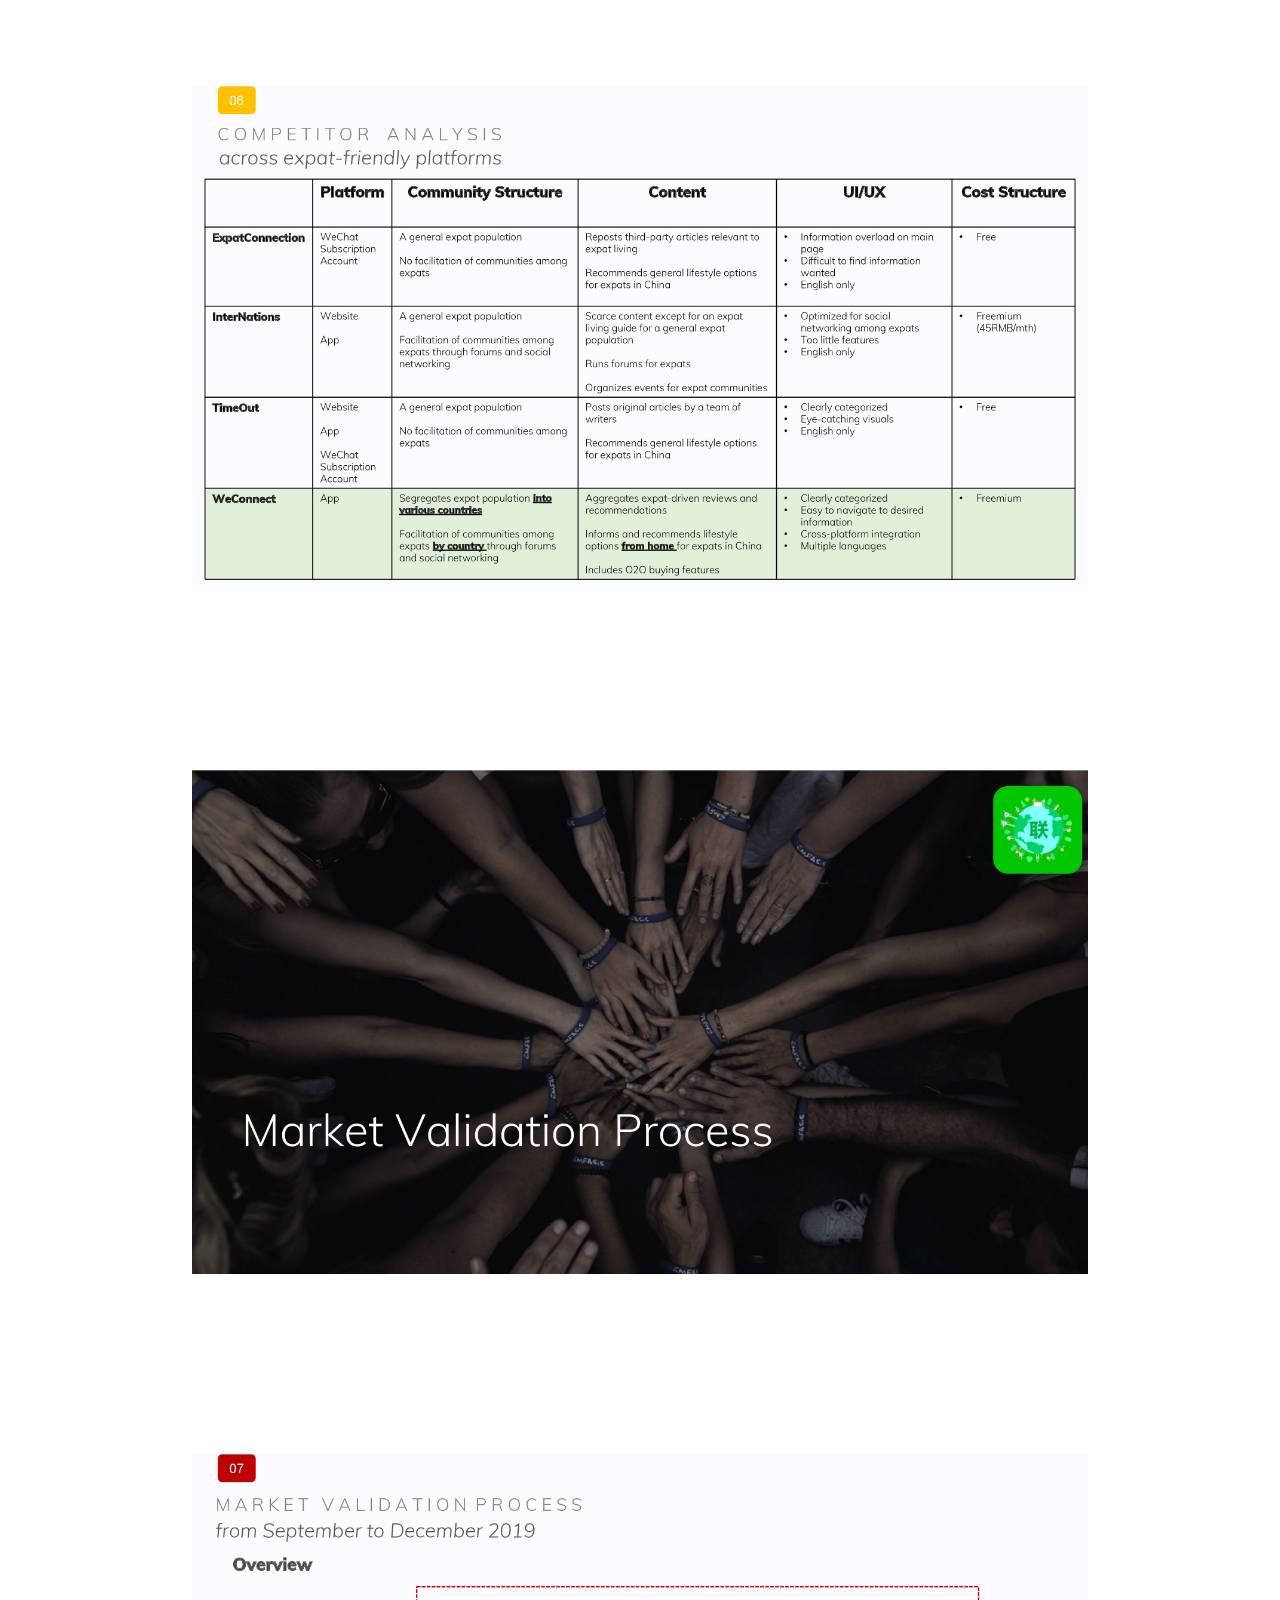
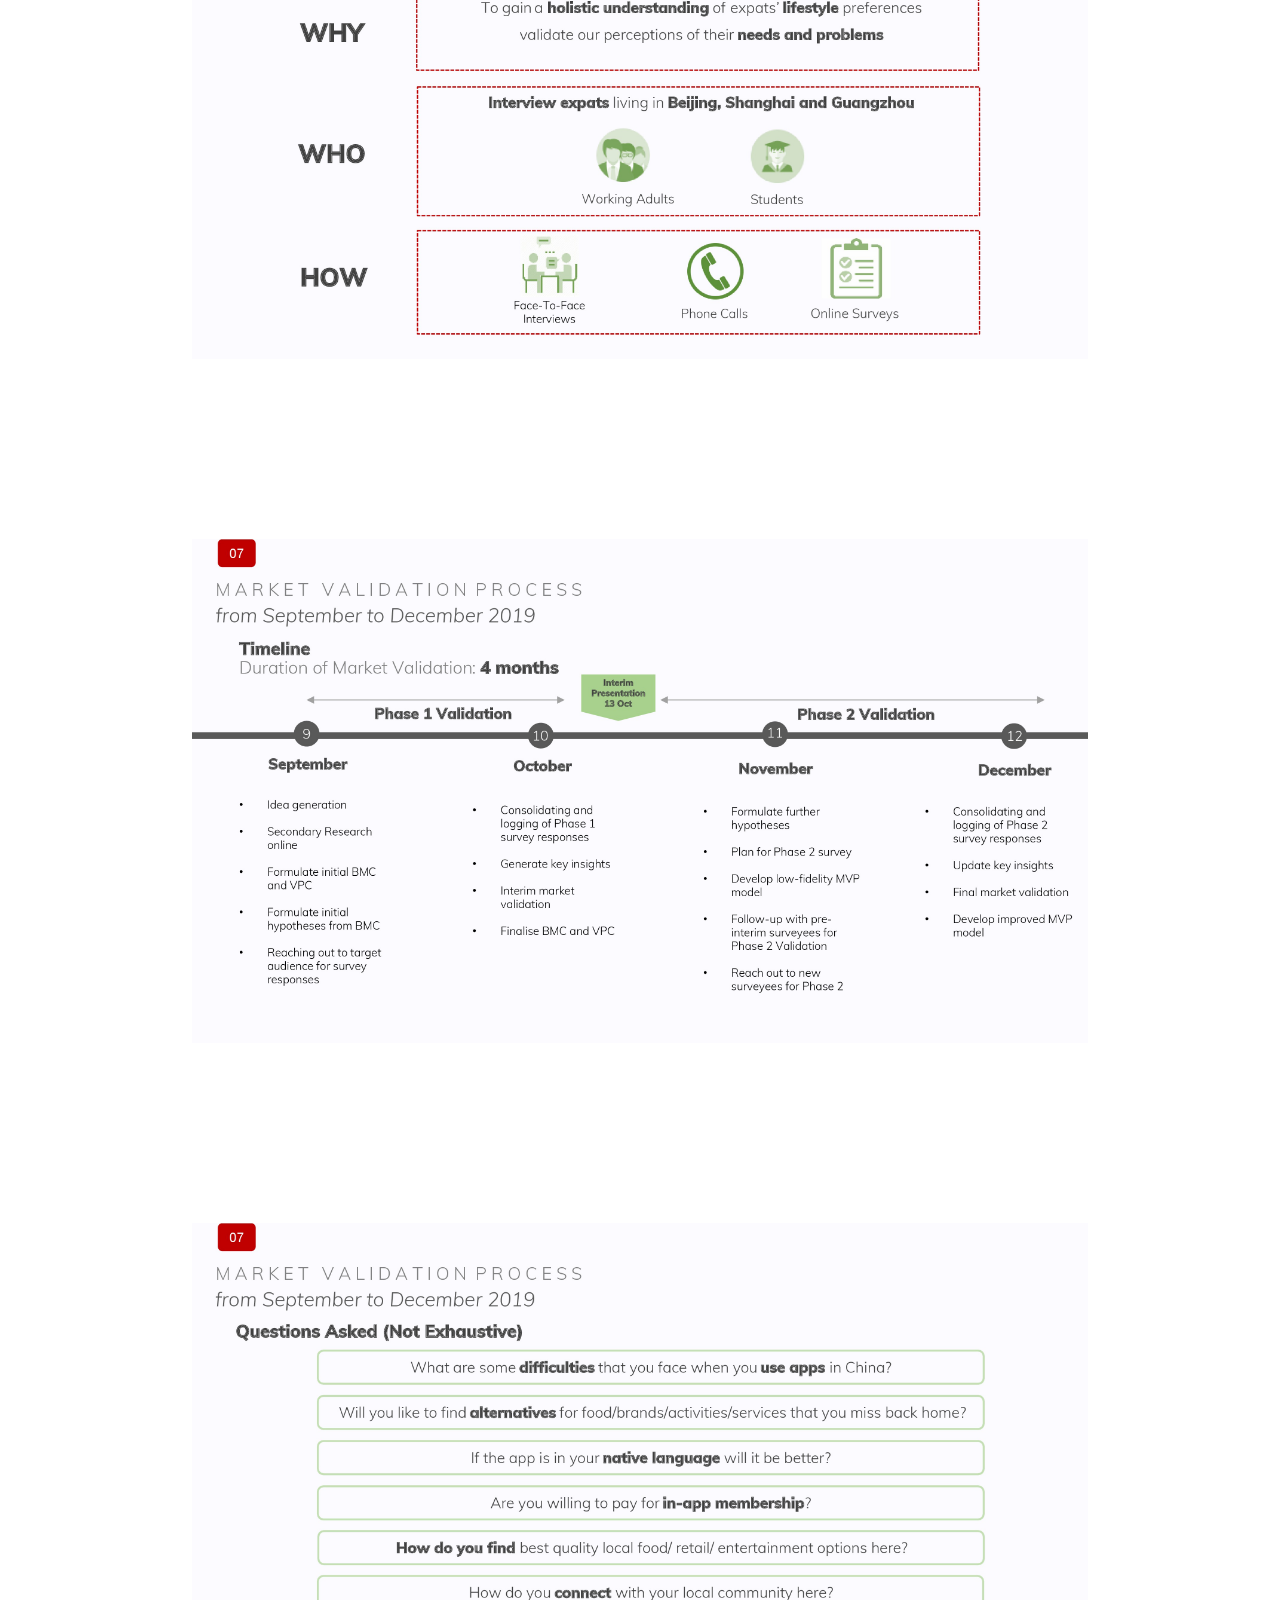
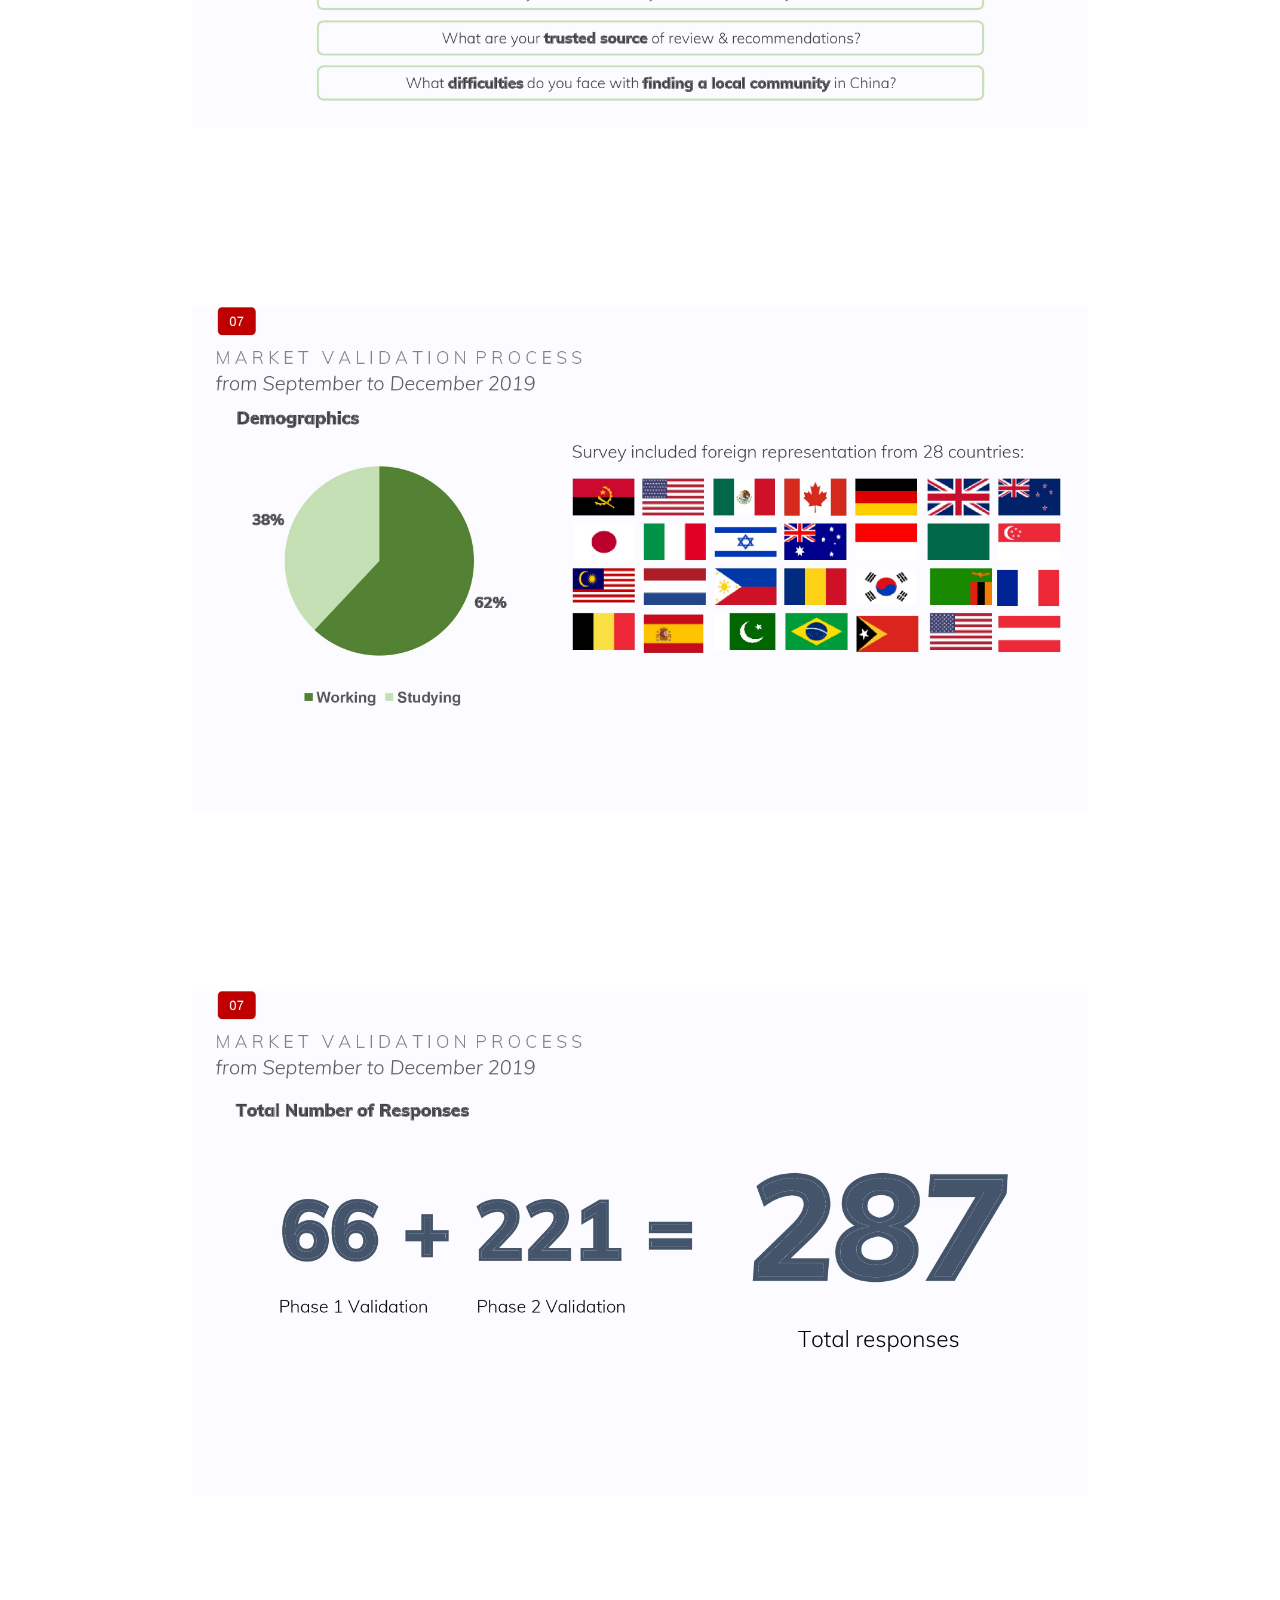
<file: portfolio/WeConnect/weconnect.html>
<!DOCTYPE html>
<html lang="en">
    </html>

<head>
    <meta charset='utf-8'>
    <meta name="viewport" content="width=device-width, initial-scale=1.0">
    <link rel="stylesheet" href="../../style.css">
    <link rel="stylesheet" href="https://use.fontawesome.com/releases/v5.7.2/css/all.css">
    <link rel="apple-touch-icon" sizes="180x180" href="photo/apple-touch-icon.png">
    <link rel="icon" type="image/png" sizes="32x32" href="photo/favicon-32x32.png">
    <link rel="icon" type="image/png" sizes="16x16" href="photo/favicon-16x16.png">
    <link rel="manifest" href="/site.webmanifest">   
    
    <title>Wee Yong Jie | Dr Tako</title>
</head>

    <body>
        <nav role='navigation'>
            <div id='menuToggle'>
                <input type='checkbox' />
                <span></span>
                <span></span>
                <span></span>
                    <ul id='menu'>
                        <li><a href='../../index.html'>About</a></li>
                        <li><a href='../../portfolio.html'>Portfolio</a></li>
                        <li><a href='../../life.html'>Life</a></li>
                    </ul>
            </div>
        </nav>

        <div class='portfolio-inside-image'>
            <p class='portfolio-inside-title'>WeConnect - Community-Building App for Expats</p>
        </div>
    
    <div class='portfolio-inside-description'>
            <p>
                WeConnect is an idea that my friends and I came up with while we were in Beijing for our 1 Year NOC Programme. Being 'expats' in a foreign country, we find it 
                very difficult to find information on retail and food as we were unfamiliar with their hyper-digitalised economy and to a smaller extent the language barrier 
                as Mandarin in China is a huge step up from the Mandarin we are familiar with in Singapore.
                <br><br>
                Furthermore, while we were fortunate to be on a programme where we 
                were able to go there in a group and have support from seniors who have already settled down in Beijing, we realised many foreigners actually travel to Beijing 
                alone and crave for the familiar connections with people from their native country. As such, we prototyped WeConnect, an app that will build a strong community among 
                the expats in Beijing and also allow to have an easier time settling into a new city.
            </p>
        </div>
    
    <div class='portfolio-inside-many-photos'>
            <img src='0.jpg' class='gallery_img' />
            <img src='1.jpg' class='gallery_img' />
            <img src='2.jpg' class='gallery_img' />
            <img src='3.jpg' class='gallery_img' />
            <img src='4.jpg' class='gallery_img' />
            <img src='5.jpg' class='gallery_img' />
            <img src='6.jpg' class='gallery_img' />
            <img src='7.jpg' class='gallery_img' />
            <img src='8.jpg' class='gallery_img' />
            <img src='9.jpg' class='gallery_img' />
            <img src='10.jpg' class='gallery_img' />
            <img src='11.jpg' class='gallery_img' />
            <img src='12.jpg' class='gallery_img' />
            <img src='13.jpg' class='gallery_img' />
            <img src='14.jpg' class='gallery_img' />
            <img src='15.jpg' class='gallery_img' />
            <img src='16.jpg' class='gallery_img' />
            <img src='17.jpg' class='gallery_img' />
            <img src='18.jpg' class='gallery_img' />
            <img src='19.jpg' class='gallery_img' />
            <img src='20.jpg' class='gallery_img' />
            <img src='21.jpg' class='gallery_img' />
            <img src='22.jpg' class='gallery_img' />
            <img src='23.jpg' class='gallery_img' />
            <img src='24.jpg' class='gallery_img' />
            <img src='25.jpg' class='gallery_img' />
            <img src='26.jpg' class='gallery_img' />
            <img src='27.jpg' class='gallery_img' />
            <img src='28.jpg' class='gallery_img' />
            <img src='29.jpg' class='gallery_img' />
            <img src='30.jpg' class='gallery_img' />
            <img src='31.jpg' class='gallery_img' />
            <img src='32.jpg' class='gallery_img' />
            <img src='33.jpg' class='gallery_img' />
            <img src='34.jpg' class='gallery_img' />
            <img src='35.jpg' class='gallery_img' />
            <img src='36.jpg' class='gallery_img' />
            <img src='37.jpg' class='gallery_img' />
            <img src='38.jpg' class='gallery_img' />
            <img src='39.jpg' class='gallery_img' />
            <img src='40.jpg' class='gallery_img' />
            <img src='41.jpg' class='gallery_img' />
            <img src='42.jpg' class='gallery_img' />
            <img src='43.jpg' class='gallery_img' />
            <img src='44.jpg' class='gallery_img' />
            <img src='45.jpg' class='gallery_img' />
            <img src='46.jpg' class='gallery_img' />
            <img src='47.jpg' class='gallery_img' />
            <img src='48.jpg' class='gallery_img' />
            <img src='49.jpg' class='gallery_img' />
            <img src='50.jpg' class='gallery_img' />
            <img src='51.jpg' class='gallery_img' />
            <img src='52.jpg' class='gallery_img' />
            <img src='53.jpg' class='gallery_img' />
            <img src='54.jpg' class='gallery_img' />
            <img src='55.jpg' class='gallery_img' />
            <img src='56.jpg' class='gallery_img' />
            <img src='57.jpg' class='gallery_img' />
            <img src='58.jpg' class='gallery_img' />
            <img src='59.jpg' class='gallery_img' />
            <img src='60.jpg' class='gallery_img' />
        </div>

    <hr>

    <div class='container_row'>
        <div class='container_column'> <p><b>Contact</b></p> <p>Email: weeyongjie@u.nus.edu</style></div>
        <div class='container_column'><p><b>Follow Me</b> <br> <br>
            <a style="padding-right:12px;" href='https://www.linkedin.com/in/wee-yong-jie/'><i class="fab fa-linkedin-in" style='color:#1B1B1B'></i></a>
            <a style="padding-right:12px;" href='https://medium.com/@weeyongjie'><i class="fab fa-medium-m" style='color:#1B1B1B'></i></a>
            <a style="padding-right:12px;" href='https://www.facebook.com/yongjie.wee.1996/'> <i class="fab fa-facebook-f" style='color:#1B1B1B'></i></a>
            <a style="padding-right:12px;" href='https://www.instagram.com/yj_wee/'> <i class="fab fa-instagram" style='color:#1B1B1B'></i></a>
            </p> 
            </div>
        <div class='container_column'><p><i style='line-height: 30px' style='letter-spacing: 0.1em;'>“A person who is happy is not because everything is right in his life,
             he is happy because his attitude towards everything in his life is right.” 
                                    <br>- Sundar Pichai</i></p></div>
    </div>
       
    </body>
</file>
<file: style.css>
html {
    scroll-behavior: smooth;
    width: 100%!important;
    overflow-x: hidden;
}

body {
    padding: 0!important;
    margin: 0!important;
    width: 100%!important;
    scroll-behavior: smooth;
    overflow-x: hidden;
    position: relative;
}


#menuToggle
{
  display: block;
  position: absolute;
  top: 3vh;
  right: 3vw;
  z-index: 1;
  -webkit-user-select: none;
  user-select: none;
}

#menuToggle a
{
  text-decoration: none;
  color: #C1C1C1; 
  transition: color 0.3s ease;
}

#menuToggle a:hover
{
  color:#45b4d4;
}


#menuToggle input
{
  display: block;
  width: 35px;
  height: 22px;
  position: absolute;
  top: -7px;
  right: -5px;
  cursor: pointer;
  opacity: 0; /* hide this */
  z-index: 2; /* and place it over the hamburger */
  -webkit-touch-callout: none;
}


#menuToggle span
{
  display: block;
  width: 33px;
  height: 4px;
  margin-bottom: 5px;
  position: relative;
  background: white;
  border-radius: 3px;
  z-index: 1;
  transform-origin: 4px 0px;
  transition: transform 0.5s cubic-bezier(0.77,0.2,0.05,1.0),
              background 0.5s cubic-bezier(0.77,0.2,0.05,1.0),
              opacity 0.55s ease;
}

#menuToggle span:first-child
{
  transform-origin: 0% 0%;
}

#menuToggle span:nth-last-child(2)
{
  transform-origin: 0% 100%;
}

/* 
 * Transform all the slices of hamburger
 * into a crossmark.
 */
#menuToggle input:checked ~ span
{
  opacity: 1;
  transform: rotate(45deg) translate(-2px, -1px);
  background: white;
}

/*
 * But let's hide the middle one.
 */
#menuToggle input:checked ~ span:nth-last-child(3)
{
  opacity: 0;
  transform: rotate(0deg) scale(0.2, 0.2);
}

/*
 * Ohyeah and the last one should go the other direction
 */
#menuToggle input:checked ~ span:nth-last-child(2)
{
  opacity: 1;
    transform: rotate(-45deg) translate(0, -1px);
}

/*
 * Make this absolute positioned
 * at the top left of the screen
 */
#menu
{
  position: absolute;
  width: 300px;
  margin: -100px 0px 0 0;
  padding: 50px;
  padding-top: 125px;
  right: -100px;
  background: #333333;
  opacity: 0.8;
  list-style-type: none;
  -webkit-font-smoothing: antialiased;
  /* to stop flickering of text in safari */
  
  transform-origin: 0% 0%;
  transform: translate(100%, 0%);
  
  transition: transform 0.8s cubic-bezier(0.77,0.2,0.05,1.0);
}

#menu li
{
  padding: 20px 0;
  font-size: 22px;
  font-weight: 600;
  font-family: 'Montserrat', sans-serif;
  color: #ECECEC;
}

/*
 * And let's slide it in from the left
 */
#menuToggle input:checked ~ ul
{
  transform: none;
}

.hero-image-home {
    display: block;
    position: relative;
    margin: 0;
    padding: 0;
    width: 100%;
    height: 60vh;
    background-image: url(photo/heroimage2.jpg);
    filter: grayscale(50%) drop-shadow(0 0 50px #152238);
    background-size:cover;
    background-position:center;
    -webkit-background-size: cover;
    -moz-background-size:  cover;
    -o-background-size: cover;
    align-items: center;
}
 
 .hero-image-home:after {
    content: '';
    display: block;
    position: relative;
    width: 100%;
    height: 60vh;
    bottom: 120px;
    pointer-events: none;
    background-image: url(photo/snow2.png), url(photo/snow3.png);
    animation: snow 20s linear infinite;
 }
 
 @keyframes snow {
  0% {background-position: 0px 0px, 0px 0px;}
  50% {background-position: 100px 200px, -100px 150px;}
  100% {background-position: 200px 400px, -100px 300px;}
 }

.intro {
    text-align: center;
    position: relative;
    margin: 0;
    top: 40%;
    left: 36%;
    color: snow;
    font-family: 'Montserrat', sans-serif;
    font-size: 3vw;
    font-weight: 700;
    border-right: solid 2px transparent;
    white-space: nowrap;
    overflow: hidden;
    animation: animated-text 1s steps(30,end) 0.5s normal both,
                animated-cursor 1.5s steps(30,end);
}

.intro-explain {
    text-align: center;
    position: relative;
    margin: 0;
    top: 50%;
    left: 32%;
    color: snow;
    font-family: 'Montserrat', sans-serif;
    font-size: 2vw;
    font-weight: 400;
    border-right: solid 2px transparent;
    white-space: nowrap;
    overflow: hidden;
    animation: animated-text2 1s steps(30,end) 0.5s 1 normal both,
                animated-cursor 1.5s steps(30,end) infinite;
    animation-delay: 1.5s;
}

@keyframes animated-text {
    from{width: 0;}
    to{width: 30%};
}

@keyframes animated-cursor {
    from, 
    to {
        border-right-color: transparent
    }
    50% {
        border-right-color: snow
    }
}

@keyframes animated-text2 {
    from{width: 0;}
    to{width: 36%}
}

.wave {
    animation-name: wave-animation;
    animation-duration: 2.5s;
    animation-iteration-count: infinite;
    transform-origin: 70% 70%;
    display: inline-block;
}


@keyframes wave-animation {
    0% { transform: rotate( 0.0deg) }
   10% { transform: rotate(14.0deg) }  /* The following five values can be played with to make the waving more or less extreme */
   20% { transform: rotate(-8.0deg) }
   30% { transform: rotate(14.0deg) }
   40% { transform: rotate(-4.0deg) }
   50% { transform: rotate(10.0deg) }
   60% { transform: rotate( 0.0deg) }  /* Reset for the last half to pause */
  100% { transform: rotate( 0.0deg) }
}


@media (max-width: 1024px) {
    .intro {
        text-align: center;
        position: relative;
        margin: 0;
        top: 40%;
        left: 17%;
        color: snow;
        font-family: 'Montserrat', sans-serif;
        font-size: 7vw;
        font-weight: 700;
        border-right: solid 2px transparent;
        white-space: nowrap;
        overflow: hidden;
        animation: animated-text 1s steps(30,end) 0.5s normal both,
                    animated-cursor 1.5s steps(30,end);
    }
    
    .intro-explain {
        text-align: center;
        position: relative;
        margin: 0;
        top: 50%;
        left: 15%;
        color: snow;
        font-family: 'Montserrat', sans-serif;
        font-size: 4vw;
        font-weight: 400;
        border-right: solid 2px transparent;
        white-space: nowrap;
        overflow: hidden;
        animation: animated-text2 1s steps(30,end) 0.5s normal both,
                    animated-cursor 1.5s steps(30,end) infinite;
        animation-delay: 1.5s;
    }
    
    @keyframes animated-text {
        from{width: 0;}
        to{width: 68%}
    }

    @keyframes animated-text2 {
        from{width: 0;}
        to{width: 71%}
    }
}

.down-arrow {
    position: relative;
    display: block;
    width: 10vw;
    height: 10vh;
    padding-top: 5vh;
    padding-bottom: 10vh;
    margin-left: auto;
    margin-right: auto;
    filter: drop-shadow(0 0 5px grey);
}

.about-me {
    width: 100%;
    min-height: 50vh;
    display: grid;
    margin: 0 auto;
    grid-template-columns: 40% 60%;
    align-items: center;
    justify-items: center;
    opacity: 0;
}

.about-me-image {
    position: relative;
    background-image: url(photo/Casual_Photo.jpg);
    background-position: center;
    border-radius: 50%;
    width: 50vh;
    height: 50vh;
    filter: grayscale(40%);
    -webkit-background-size: cover;
    -moz-background-size:  cover;
    -o-background-size: cover;
    background-size: cover;
}

#about-me-description {
    vertical-align: middle;
    position: relative;
    align-self: center;
    padding-top: 5vh;
    padding-left: 5vw;
    padding-right: 5vw;
    text-align: justify;
    font-family: 'Montserrat', sans-serif;
    font-size: 16px;
    letter-spacing: 0.05em;
    line-height: 31px;
    color: #2a2a2a;
}

.resume-button {
    position: relative;
    border: none;
    padding: 8px 15px;
    background-color: #D4D4D4;
    color: white;
    font-family: 'Montserrat', sans-serif;
    font-size: 14px;
    font-weight: 700;
    border-radius: 30px;
    cursor: pointer;
}

.work {
    align-items: center;
    width: 100%;
    margin: 0 auto;
}

.worktable {
    position: relative;
    display: grid;
    width: 100%;
    grid-template-columns: auto auto auto auto;
    padding-top: 10vh;
    padding-bottom: 10vh;
    margin-top: 10vh;
    margin-bottom: 10vh;
    margin-left: auto;
    margin-right: auto;
    align-items: center;
    font-family: 'Montserrat', sans-serif;
    text-align: center;
    background-color: #1470af;
    opacity: 0;
}

.workcell-title {
    position: relative;
    vertical-align: top;
    align-self: center;
    padding-bottom: 5vh;
    line-height: 30px;
    font-size: 20px;
    color: snow;
}

.workcell {
    position: relative;
    vertical-align: top;
    align-self: center;
    padding-bottom: 5vh;
    line-height: 30px;
    font-size: 18px;
    color: #ECECEC;
}

#medium {
    position: relative;
    font-family: 'Montserrat', sans-serif;
    font-size: 24px;
    padding-bottom: 20px;
    text-align: center;
    opacity: 0;
}

#medium-widget {
    position: relative;
    width: 40%;
    padding-left: 30%;
    padding-right: 30%;
    padding-bottom: 10vh;
    opacity: 0;
}

@media (max-width: 1024px) {
    .about-me {
        position: relative;
        width: 100%;
        min-height: 50vh;
        display: grid;
        margin: 0 auto;
        grid-template-columns: auto;
        justify-items: center;
    }

    .about-me-image {
        position: relative;
        background-image: url(photo/Casual_Photo.jpg);
        background-position: center;
        border-radius: 50%;
        width: 50vh;
        height: 50vh;
        filter: grayscale(40%);
        -webkit-background-size: cover;
        -moz-background-size:  cover;
        -o-background-size: cover;
        background-size: cover;
    }

    #about-me-description {
        vertical-align: middle;
        position: relative;
        align-self: center;
        padding-top: 5vh;
        padding-left: 5vw;
        padding-right: 5vw;
        text-align: justify;
        font-family: 'Montserrat', sans-serif;
        font-size: 24px;
        letter-spacing: 0.05em;
        line-height: 48px;
        color: #2a2a2a;
    }

    .resume-button {
        position: relative;
        border: none;
        padding: 10px 18px;
        background-color: #D4D4D4;
        color: white;
        font-family: 'Montserrat', sans-serif;
        font-size: 18px;
        font-weight: 700;
        border-radius: 30px;
        cursor: pointer;
    }

    .worktable {
        position: relative;
        display: grid;
        width: 100%;
        grid-template-columns: auto auto;
        margin-left: auto;
        margin-right: auto;
        align-items: center;
        font-family: 'Montserrat', sans-serif;
        text-align: center;
    }

    .workcell-title {
        position: relative;
        vertical-align: top;
        align-self: center;
        padding-bottom: 5vh;
        line-height: 30px;
        font-size: 28px;
        color: snow;
    }
    
    .workcell {
        position: relative;
        vertical-align: top;
        align-self: center;
        padding-bottom: 5vh;
        line-height: 40px;
        font-size: 24px;
        color: #ECECEC;
    }

    #medium {
        position: relative;
        font-family: 'Montserrat', sans-serif;
        font-size: 30px;
        padding-bottom: 20px;
        text-align: center;
        opacity: 0;
}

    #medium-widget {
        position: relative;
        width: 80%!important;
        padding-left: 10%!important;
        padding-right: 10%!important;
        padding-bottom: 10vh;
        opacity: 0;
    }

    .container_row {
        position: relative;
        background-color: #FAFAFA;
        width: 100%;
        height: auto;
        padding-top: 5vh;
        padding-bottom: 5vh;
        padding-left: 5vw;
        padding-right: 5vw!important;
        display: grid;
        grid-template-columns: auto!important;
        grid-row-gap: 5vh;
        font-family: 'Montserrat', sans-serif;
        font-size: small;
    }
    
    .container_column {
        position: relative;
        margin: 0;
        padding: 0;
        text-align: justify;
    }
}

@media (max-width: 450px) {
    .about-me {
        position: relative;
        width: 100%;
        min-height: 50vh;
        display: grid;
        margin: 0 auto;
        grid-template-columns: auto;
        justify-items: center;
    }

    .about-me-image {
        position: relative;
        background-image: url(photo/Casual_Photo.jpg);
        background-position: center;
        border-radius: 50%;
        width: 80vw;
        height: 80vw;
        filter: grayscale(40%);
        -webkit-background-size: cover;
        -moz-background-size:  cover;
        -o-background-size: cover;
        background-size: cover;
    }

    #about-me-description {
        vertical-align: middle;
        position: relative;
        align-self: center;
        padding-top: 5vh;
        padding-left: 5vw;
        padding-right: 5vw;
        text-align: justify;
        font-family: 'Montserrat', sans-serif;
        font-size: 14px;
        letter-spacing: 0.05em;
        line-height: 35px;
        color: #2a2a2a;
    }

    .resume-button {
        position: relative;
        border: none;
        padding: 6px 12px;
        background-color: #D4D4D4;
        color: white;
        font-family: 'Montserrat', sans-serif;
        font-size: 12px;
        font-weight: 500;
        border-radius: 30px;
        cursor: pointer;
    }

    .worktable {
        position: relative;
        display: grid;
        width: 100%;
        grid-template-columns: auto;
        margin-left: auto;
        margin-right: auto;
        align-items: center;
        font-family: 'Montserrat', sans-serif;
        text-align: center;
    }

    .workcell-title {
        position: relative;
        vertical-align: top;
        align-self: center;
        padding-bottom: 5vh;
        line-height: 30px;
        font-size: 18px;
        color: snow;
    }
    
    .workcell {
        position: relative;
        vertical-align: top;
        align-self: center;
        padding-bottom: 5vh;
        line-height: 30px;
        font-size: 14px;
        color: #ECECEC;
    }

    #medium {
        position: relative;
        font-family: 'Montserrat', sans-serif;
        font-size: 20px;
        padding-bottom: 20px;
        text-align: center;
        opacity: 0;
    }

    #medium-widget {
        position: relative;
        width: 80%!important;
        padding-left: 10%!important;
        padding-right: 10%!important;
        padding-bottom: 10vh;
        opacity: 0;
    }

    .container_row {
        position: relative;
        background-color: #FAFAFA;
        width: 100%;
        height: auto;
        padding-top: 5vh;
        padding-bottom: 5vh;
        padding-left: 5vw;
        display: grid;
        grid-template-columns: 100%!important;
        grid-row-gap: 5vh;
        font-family: 'Montserrat', sans-serif;
        font-size: small;
    }
    
    .container_column {
        position: relative;
        margin: 0;
        padding: 0;
        text-align: justify;
    }
}

.container_row {
    position: relative;
    background-color: #FAFAFA;
    width: 100%;
    height: auto;
    padding-top: 5vh;
    padding-bottom: 5vh;
    padding-left: 5vw;
    display: grid;
    grid-template-columns: auto auto auto;
    font-family: 'Montserrat', sans-serif;
    font-size: small;
}

.container_column {
    position: relative;
    margin: 0;
    padding: 0;
    text-align: justify;
}

.copyright {
    position: relative;
    background-color: #FAFAFA;
    width: 100%;
    height: 2vh;
    margin: 0;
    padding: 0;
    text-align: center;
    font-family: 'Montserrat', sans-serif;
    font-size: 10px;
}

hr {
    width: 70%;
    margin-top: 10vh;
    margin-bottom: 10vh;
    text-align: center;
    border: none;
    color: #C1C1C1;
    background-color: #C1C1C1;
    height: 0.5px;
}

.portfolio-image {
    background-image: url(photo/portfolioimage.jpg);
    width: 100%;
    height: 50vh;
    margin: 0px;
    padding: 0px;
    filter:brightness(50%) drop-shadow(0 0 50px #152238);
    background-position: center;
    -webkit-background-size: cover;
    -moz-background-size: cover;
    -o-background-size: cover;
    background-size: cover;
}

.portfolio-title {
    position: absolute;
    top: 30vh;
    left: 38vw;
    font-family: 'Montserrat', sans-serif;
    font-size: 48px;
    font-weight: 700;
    color: snow;
}

.portfolio-main {
    display: grid;
    width: 100%;
    margin-top: 100px;
    margin-bottom: 50px;
    justify-content: center;
    grid-template-columns: 20vw 20vw;
    grid-row-gap: 20vh;
    grid-column-gap: 25vw;
    align-items: center;
}

.overlay {
    position: relative;
    width: 100%;
    height: 100%;
    opacity: 0;
    transition: .8s ease;
    background-color:black;
    text-align: center;
    align-content: center;
    align-items: center;
    align-self: center;
}

.portfolio_description {
    position: absolute;
    font-family: 'Montserrat', sans-serif;
    font-size: 2vw;
    color: white;
    align-self: center;
    vertical-align: middle;
    margin-top: 5vh;
}

.green_beans {
    background-image: url(portfolio/Green_Beans/green_bean.png);
    width: 15vw;
    height: 15vw;
    margin-left: auto;
    margin-right: auto;
    margin-top: auto;
    margin-bottom: auto;
    background-position: center;
    -webkit-background-size: cover;
    -moz-background-size: cover;
    -o-background-size: cover;
    background-size: cover;
}

.WeConnect {
    background-image: url(portfolio/WeConnect/weconnect.png);
    width: 15vw;
    height: 15vw;
    margin-left: auto;
    margin-right: auto;
    margin-top: auto;
    margin-bottom: auto;
    background-position: center;
    -webkit-background-size: cover;
    -moz-background-size: cover;
    -o-background-size: cover;
    background-size: cover;
}

.pslove {
    background-image: url(portfolio/PSLove/pslove.png);
    width: 15vw;
    height: 15vw;
    margin-left: auto;
    margin-right: auto;
    margin-top: auto;
    margin-bottom: auto;
    background-position: center;
    -webkit-background-size: cover;
    -moz-background-size: cover;
    -o-background-size: cover;
    background-size: cover;
}

.Dr_Tako {
    background-image: url(portfolio/Dr_Tako/Dr_Tako.png);
    width: 15vw;
    height: 15vw;
    margin-left: auto;
    margin-right: auto;
    margin-top: auto;
    margin-bottom: auto;
    background-position: center;
    -webkit-background-size: cover;
    -moz-background-size: cover;
    -o-background-size: cover;
    background-size: cover;
}

.Bizsy {
    background-image: url(portfolio/Bizsy/Bizsy.png);
    width: 15vw;
    height: 15vw;
    margin-left: auto;
    margin-right: auto;
    background-position: center;
    -webkit-background-size: cover;
    -moz-background-size: cover;
    -o-background-size: cover;
    background-size: cover;
}


.Shopee {
    background-image: url(portfolio/Shopee/Shopee.png);
    width: 15vw;
    height: 15vw;
    margin-left: auto;
    margin-right: auto;
    background-position: center;
    -webkit-background-size: cover;
    -moz-background-size: cover;
    -o-background-size: cover;
    background-size: cover;
}

.overlay:hover {
    opacity: 0.8;
  }


  @media (max-width: 1024px) {
    .portfolio-title {
        position: absolute;
        top: 35vh;
        left: 10vw;
        font-family: 'Montserrat', sans-serif;
        font-size: 6vw;
        font-weight: 700;
        padding-left: auto;
        padding-right: auto;
        color: snow;
    }
        .portfolio-main {
        display: grid;
        width: 100%;
        margin-top: 100px;
        margin-bottom: 50px;
        padding-left: auto;
        padding-right: auto;
        align-self: center;
        align-items: center;
        grid-template-columns: auto auto;
        grid-gap: 10vh;
    }

    .green_beans {
        background-image: url(portfolio/Green_Beans/green_bean.png);
        width: 30vw;
        height: 30vw;
        margin-left: auto;
        margin-right: auto;
        background-position: center;
        -webkit-background-size: cover;
        -moz-background-size: cover;
        -o-background-size: cover;
        background-size: cover;
    }

    .WeConnect {
        background-image: url(portfolio/WeConnect/weconnect.png);
        width: 30vw;
        height: 30vw;
        margin-left: auto;
        margin-right: auto;
        background-position: center;
        -webkit-background-size: cover;
        -moz-background-size: cover;
        -o-background-size: cover;
        background-size: cover;
    }
    
    .pslove {
        background-image: url(portfolio/PSLove/pslove.png);
        width: 30vw;
        height: 30vw;
        margin-left: auto;
        margin-right: auto;
        background-position: center;
        -webkit-background-size: cover;
        -moz-background-size: cover;
        -o-background-size: cover;
        background-size: cover;
    }
    

    .Dr_Tako {
        background-image: url(portfolio/Dr_Tako/Dr_Tako.png);
        width: 30vw;
        height: 30vw;
        margin-left: auto;
        margin-right: auto;
        background-position: center;
        -webkit-background-size: cover;
        -moz-background-size: cover;
        -o-background-size: cover;
        background-size: cover;
    }
    
    .Bizsy {
        background-image: url(portfolio/Bizsy/Bizsy.png);
        width: 30vw;
        height: 30vw;
        margin-left: auto;
        margin-right: auto;
        background-position: center;
        -webkit-background-size: cover;
        -moz-background-size: cover;
        -o-background-size: cover;
        background-size: cover;
    }
    

    .Shopee {
        background-image: url(portfolio/Shopee/Shopee.png);
        width: 30vw;
        height: 30vw;
        margin-left: auto;
        margin-right: auto;
        background-position: center;
        -webkit-background-size: cover;
        -moz-background-size: cover;
        -o-background-size: cover;
        background-size: cover;
    }

    .portfolio_description {
        position: relative;
        vertical-align: middle;
        font-family: 'Montserrat', sans-serif;
        font-size: 4vw;
        margin: auto;
        padding-top: 40px;
        color: white;
        align-self: center;
    }
}

  @media (max-width: 500px) {
    .portfolio-image {
        background-image: url(photo/portfolioimage.jpg);
        width: 100%;
        height: 30vh;
        margin: 0px;
        padding: 0px;
        filter:brightness(50%) drop-shadow(0 0 50px #152238);
        background-position: center;
        -webkit-background-size: cover;
        -moz-background-size: cover;
        -o-background-size: cover;
        background-size: cover;
    }

    .portfolio-title {
        position: absolute;
        top: 20vh;
        left: 10vw;
        font-family: 'Montserrat', sans-serif;
        font-size: 24px;
        font-weight: 700;
        color: snow;
    }
        .portfolio-main {
        display: grid;
        width: 100%;
        margin-top: 100px;
        margin-bottom: 50px;
        padding-left: auto;
        padding-right: auto;
        align-self: center;
        align-items: center;
        grid-template-columns: 80vw;
        grid-gap: 10vh;
    }

    .green_beans {
        background-image: url(portfolio/Green_Beans/green_bean.png);
        width: 50vw;
        height: 50vw;
        margin-left: auto;
        margin-right: auto;
        background-position: center;
        -webkit-background-size: cover;
        -moz-background-size: cover;
        -o-background-size: cover;
        background-size: cover;
    }

    .WeConnect {
        background-image: url(portfolio/WeConnect/weconnect.png);
        width: 50vw;
        height: 50vw;
        margin-left: auto;
        margin-right: auto;
        background-position: center;
        -webkit-background-size: cover;
        -moz-background-size: cover;
        -o-background-size: cover;
        background-size: cover;
    }
    
    .pslove {
        background-image: url(portfolio/PSLove/pslove.png);
        width: 50vw;
        height: 50vw;
        margin-left: auto;
        margin-right: auto;
        background-position: center;
        -webkit-background-size: cover;
        -moz-background-size: cover;
        -o-background-size: cover;
        background-size: cover;
    }
    

    .Dr_Tako {
        background-image: url(portfolio/Dr_Tako/Dr_Tako.png);
        width: 50vw;
        height: 50vw;
        margin-left: auto;
        margin-right: auto;
        background-position: center;
        -webkit-background-size: cover;
        -moz-background-size: cover;
        -o-background-size: cover;
        background-size: cover;
    }
    
    .Bizsy {
        background-image: url(portfolio/Bizsy/Bizsy.png);
        width: 50vw;
        height: 50vw;
        margin-left: auto;
        margin-right: auto;
        background-position: center;
        -webkit-background-size: cover;
        -moz-background-size: cover;
        -o-background-size: cover;
        background-size: cover;
    }
    

    .Shopee {
        background-image: url(portfolio/Shopee/Shopee.png);
        width: 50vw;
        height: 50vw;
        margin-left: auto;
        margin-right: auto;
        background-position: center;
        -webkit-background-size: cover;
        -moz-background-size: cover;
        -o-background-size: cover;
        background-size: cover;
    }

    .portfolio_description {
        position: relative;
        vertical-align: middle;
        font-family: 'Montserrat', sans-serif;
        font-size: 6vw;
        padding-top: 25px;
        margin: auto;
        color: white;
        align-self: center;
    }
}

.portfolio-inside-image {
    background-image: url(photo/portfolioimage2.jpg);
    width: 100%;
    height: 40vh;
    background-position: center;
    -webkit-background-size: cover;
    -moz-background-size: cover;
    -o-background-size: cover;
    background-size: cover;
}

.portfolio-inside-title {
    position: absolute;
    top: 20vh;
    left: 40%;
    font-family: 'Montserrat', sans-serif;
    font-size: 44px;
    color: snow;
}

.portfolio-inside-description {
    margin-top: 10vh;
    margin-bottom: 10vh;
    margin-left: auto;
    margin-right: auto;
    width: 70%;
    font-family: "Montserrat", sans-serif;
    font-size: 20px;
    line-height: 44px;
    color: grey;
}

.portfolio-inside-many-photos {
    display: grid;
    margin-left: auto;
    margin-right: auto;
    grid-template-columns: 100%;
    grid-row-gap: 20vh;
    justify-items: center;
}

.gallery_img {
    position: relative;
    width: 70%;
    object-fit: cover;
}

@media (max-width: 500px) {
    .portfolio-inside-image {
        background-image: url(photo/portfolioimage2.jpg);
        width: 100%;
        height: 40vh;
        background-position: center;
        -webkit-background-size: cover;
        -moz-background-size: cover;
        -o-background-size: cover;
        background-size: cover;
    }
    
    .portfolio-inside-title {
        position: absolute;
        top: 20vh;
        left: 40%;
        font-family: 'Montserrat', sans-serif;
        font-size: 24px;
        color: snow;
    }
    
    .portfolio-inside-description {
        margin-top: 10vh;
        margin-bottom: 10vh;
        margin-left: auto;
        margin-right: auto;
        width: 80%;
        font-family: "Montserrat", sans-serif;
        font-size: 14px;
        line-height: 30px;
        color: grey;
    }
    
    .portfolio-inside-many-photos {
        display: grid;
        margin-left: auto;
        margin-right: auto;
        grid-template-columns: 100%;
        grid-row-gap: 10vh;
        justify-items: center;
    }
    
    .gallery_img {
        position: relative;
        width: 90%;
        object-fit: cover;
    }
}

.life-top {
    position: relative;
    background-image: url(photo/lifeimage.jpg);
    filter: brightness(0.8) drop-shadow(0 0 50px #152238);
    width: 100%;
    height: 50vh;
    margin-bottom: 10vh;
    padding: 0px;
    margin-left: 0;
    margin-right: 0;
    background-size: cover;
    -webkit-background-size: cover;
    -moz-background-size: cover;
    -o-background-size: cover;
    background-position: 0% 35%;
}

.life-title {
    position: absolute;
    top: 25vh;
    left: 50vw;
    margin: 0;
    font-family: 'Montserrat', sans-serif;
    font-size: 48px;
    font-weight: 700;
    color: snow;
}

.top-content {
    width: 50%;
    margin-left: auto;
    margin-right: auto;
    margin-bottom: 20vh;
    padding: 0;
}
 
.carousel-title {
    color: #333333;
    font-family: 'Montserrat', sans-serif;
    font-size: 26px;
    font-weight: 700;
    text-align: left;
    font-style: italic;
}

.top-content .carousel-control-prev {
    border-bottom: 0;
}
 
.top-content .carousel-control-next {
    border-bottom: 0;
}
 
.carousel-filter{
    display: block;
    position: absolute;
    width: 100%;
    height: 160px;
    bottom: 0px;
    background-color: black;
    opacity: 0.6;
}

.top-content .carousel-caption {
    position: absolute;
    padding-bottom: 30px;
    z-index: 5;
}
 
.top-content .carousel-caption h3 {
    color: #fff;
}
 
.top-content .carousel-caption .carousel-caption-description {
    color: #fff;
    color: rgba(255, 255, 255, 0.8);
}
 
.top-content .carousel-indicators li {
    width: 16px;
    height: 16px;
    margin-left: 5px;
    margin-right: 5px;
    border-radius: 50%;
}

@media (max-width: 1024px) {
    .life-top {
        background-image: url(photo/lifeimage.jpg);
        width: 100%;
        height: 30vh;
        margin-bottom: 10vh;
        padding: 0px;
        background-size: cover;
        -webkit-background-size: cover;
        -moz-background-size: cover;
        -o-background-size: cover;
        background-size: cover;
        background-position: right;
    }
    
    .life-title {
        position: absolute;
        position: absolute;
        top: 20vh;
        left: 45vw;
        font-family: 'Montserrat', sans-serif;
        font-size: 40px;
        font-weight: 700;
        color: snow;
    }
    
    .carousel-title {
        color:#333333;
        font-family: 'Montserrat', sans-serif;
        font-size: 22px;
        text-align: left;
        font-style: italic;
    }
    
    .top-content {
        width: 80%;
        margin-left: auto;
        margin-right: auto;
        margin-bottom: 10vh;
        padding: 0;
    }
     
    .top-content .carousel-control-prev {
        border-bottom: 0;
    }
     
    .top-content .carousel-control-next {
        border-bottom: 0;
    }
     
    .carousel-filter{
        display: block;
        position: absolute;
        width: 100%;
        height: 160px;
        bottom: 0px;
        background-color: black;
        opacity: 0.6;
    }
    
    .top-content .carousel-caption {
        position: absolute;
        z-index: 5;
    }
     
    .top-content .carousel-caption h3 {
        color: #fff;
    }
     
    .top-content .carousel-caption .carousel-caption-description {
        color: #fff;
        color: rgba(255, 255, 255, 0.8);
    }
     
    .top-content .carousel-indicators li {
        width: 16px;
        height: 16px;
        margin-left: 5px;
        margin-right: 5px;
        border-radius: 50%;
    }
}

@media (max-width: 500px) {
    .life-top {
        background-image: url(photo/lifeimage.jpg);
        width: 100%;
        height: 30vh;
        margin-bottom: 10vh;
        padding: 0px;
        background-size: cover;
        -webkit-background-size: cover;
        -moz-background-size: cover;
        -o-background-size: cover;
        background-size: cover;
        background-position: right;
    }
    
    .life-title {
        position: absolute;
        position: absolute;
        top: 20vh;
        left: 40vw;
        font-family: 'Montserrat', sans-serif;
        font-size: 22px;
        font-weight: 600;
        color: snow;
    }
    
    .carousel-title {
        color:#333333;
        font-family: 'Montserrat', sans-serif;
        font-size: 16px;
        text-align: left;
        font-style: italic;
    }
    
    .top-content {
        width: 90%;
        margin-left: auto;
        margin-right: auto;
        margin-bottom: 10vh;
        padding: 0;
    }

    .carousel-filter{
        display: block;
        position: absolute;
        width: 100%;
        height: 100px;
        bottom: 0px;
        background-color: black;
        opacity: 0.6;
    }

    .top-content .carousel-control-prev {
        border-bottom: 0;
    }
     
    .top-content .carousel-control-next {
        border-bottom: 0;
    }

    .top-content .carousel-caption {
        position: absolute;
        top: 55%;
    }
     
    .top-content .carousel-caption h3 {
        color:#fff;
        font-size: 14px;
    }
     
    .top-content .carousel-caption .carousel-caption-description {
        color:#fff;
        font-size: 12px;
    }
     
    .top-content .carousel-indicators li {
        display: none;
    }
}


.Neither_Civil_Nor_Servant {
    background-image: url(book/Neither_Civil_Nor_Servant/Neither\ Civil\ Nor\ Servant.png);
    width: 15vw;
    height: 25vw;
    margin-left: auto;
    margin-right: auto;
    margin-top: auto;
    margin-bottom: auto;
    background-position: center;
    -webkit-background-size: cover;
    -moz-background-size: cover;
    -o-background-size: cover;
    background-size: cover;
}

@media (max-width: 1024px) {
    .Neither_Civil_Nor_Servant {
        background-image: url(book/Neither_Civil_Nor_Servant/Neither\ Civil\ Nor\ Servant.png);
        width: 15vw;
        height: 25vw;
        margin-left: auto;
        margin-right: auto;
        margin-top: auto;
        margin-bottom: auto;
        background-position: center;
        -webkit-background-size: cover;
        -moz-background-size: cover;
        -o-background-size: cover;
        background-size: cover;
    }
}

@media (max-width: 500px) {
    .Neither_Civil_Nor_Servant {
        background-image: url(book/Neither_Civil_Nor_Servant/Neither\ Civil\ Nor\ Servant.png);
        width: 15vw;
        height: 25vw;
        margin-left: auto;
        margin-right: auto;
        margin-top: auto;
        margin-bottom: auto;
        background-position: center;
        -webkit-background-size: cover;
        -moz-background-size: cover;
        -o-background-size: cover;
        background-size: cover;
    }
}
</file>
